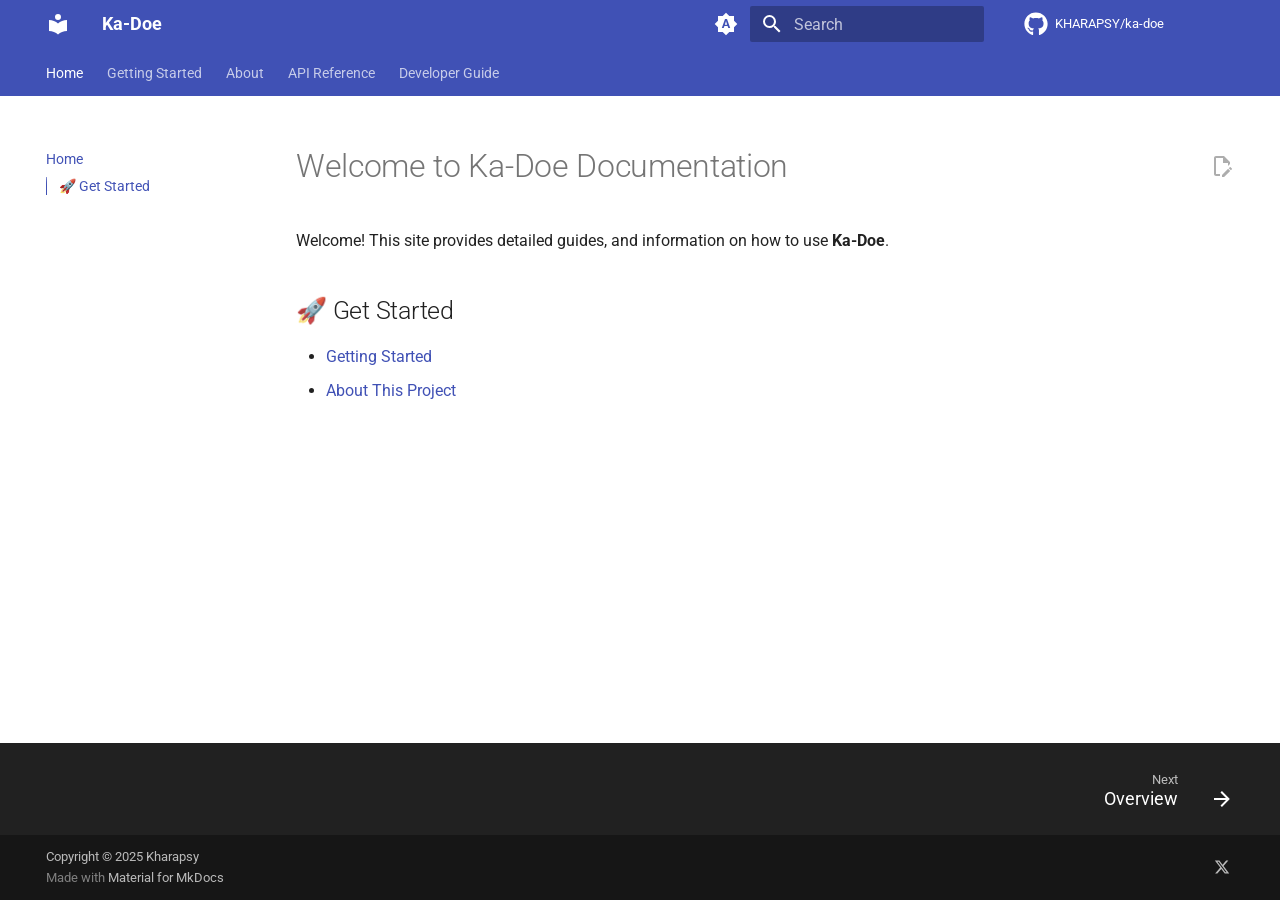
<file: index.html>
<!doctype html>
<html lang="en" class="no-js">
  <head>
    
      <meta charset="utf-8">
      <meta name="viewport" content="width=device-width,initial-scale=1">
      
      
      
      
      
        <link rel="next" href="getting-started/">
      
      
      <link rel="icon" href="assets/images/favicon.png">
      <meta name="generator" content="mkdocs-1.6.1, mkdocs-material-9.6.14">
    
    
      
        <title>Ka-Doe</title>
      
    
    
      <link rel="stylesheet" href="assets/stylesheets/main.342714a4.min.css">
      
        
        <link rel="stylesheet" href="assets/stylesheets/palette.06af60db.min.css">
      
      


    
    
      
    
    
      
        
        
        <link rel="preconnect" href="https://fonts.gstatic.com" crossorigin>
        <link rel="stylesheet" href="https://fonts.googleapis.com/css?family=Roboto:300,300i,400,400i,700,700i%7CRoboto+Mono:400,400i,700,700i&display=fallback">
        <style>:root{--md-text-font:"Roboto";--md-code-font:"Roboto Mono"}</style>
      
    
    
      <link rel="stylesheet" href="assets/_mkdocstrings.css">
    
    <script>__md_scope=new URL(".",location),__md_hash=e=>[...e].reduce(((e,_)=>(e<<5)-e+_.charCodeAt(0)),0),__md_get=(e,_=localStorage,t=__md_scope)=>JSON.parse(_.getItem(t.pathname+"."+e)),__md_set=(e,_,t=localStorage,a=__md_scope)=>{try{t.setItem(a.pathname+"."+e,JSON.stringify(_))}catch(e){}}</script>
    
      

    
    
    
  </head>
  
  
    
    
      
    
    
    
    
    <body dir="ltr" data-md-color-scheme="default" data-md-color-primary="indigo" data-md-color-accent="indigo">
  
    
    <input class="md-toggle" data-md-toggle="drawer" type="checkbox" id="__drawer" autocomplete="off">
    <input class="md-toggle" data-md-toggle="search" type="checkbox" id="__search" autocomplete="off">
    <label class="md-overlay" for="__drawer"></label>
    <div data-md-component="skip">
      
        
        <a href="#welcome-to-ka-doe-documentation" class="md-skip">
          Skip to content
        </a>
      
    </div>
    <div data-md-component="announce">
      
    </div>
    
    
      

<header class="md-header" data-md-component="header">
  <nav class="md-header__inner md-grid" aria-label="Header">
    <a href="." title="Ka-Doe" class="md-header__button md-logo" aria-label="Ka-Doe" data-md-component="logo">
      
  
  <svg xmlns="http://www.w3.org/2000/svg" viewBox="0 0 24 24"><path d="M12 8a3 3 0 0 0 3-3 3 3 0 0 0-3-3 3 3 0 0 0-3 3 3 3 0 0 0 3 3m0 3.54C9.64 9.35 6.5 8 3 8v11c3.5 0 6.64 1.35 9 3.54 2.36-2.19 5.5-3.54 9-3.54V8c-3.5 0-6.64 1.35-9 3.54"/></svg>

    </a>
    <label class="md-header__button md-icon" for="__drawer">
      
      <svg xmlns="http://www.w3.org/2000/svg" viewBox="0 0 24 24"><path d="M3 6h18v2H3zm0 5h18v2H3zm0 5h18v2H3z"/></svg>
    </label>
    <div class="md-header__title" data-md-component="header-title">
      <div class="md-header__ellipsis">
        <div class="md-header__topic">
          <span class="md-ellipsis">
            Ka-Doe
          </span>
        </div>
        <div class="md-header__topic" data-md-component="header-topic">
          <span class="md-ellipsis">
            
              Home
            
          </span>
        </div>
      </div>
    </div>
    
      
        <form class="md-header__option" data-md-component="palette">
  
    
    
    
    <input class="md-option" data-md-color-media="(prefers-color-scheme)" data-md-color-scheme="default" data-md-color-primary="indigo" data-md-color-accent="indigo"  aria-label="Switch to light mode"  type="radio" name="__palette" id="__palette_0">
    
      <label class="md-header__button md-icon" title="Switch to light mode" for="__palette_1" hidden>
        <svg xmlns="http://www.w3.org/2000/svg" viewBox="0 0 24 24"><path d="m14.3 16-.7-2h-3.2l-.7 2H7.8L11 7h2l3.2 9zM20 8.69V4h-4.69L12 .69 8.69 4H4v4.69L.69 12 4 15.31V20h4.69L12 23.31 15.31 20H20v-4.69L23.31 12zm-9.15 3.96h2.3L12 9z"/></svg>
      </label>
    
  
    
    
    
    <input class="md-option" data-md-color-media="(prefers-color-scheme: light)" data-md-color-scheme="default" data-md-color-primary="indigo" data-md-color-accent="indigo"  aria-label="Switch to dark mode"  type="radio" name="__palette" id="__palette_1">
    
      <label class="md-header__button md-icon" title="Switch to dark mode" for="__palette_2" hidden>
        <svg xmlns="http://www.w3.org/2000/svg" viewBox="0 0 24 24"><path d="M12 8a4 4 0 0 0-4 4 4 4 0 0 0 4 4 4 4 0 0 0 4-4 4 4 0 0 0-4-4m0 10a6 6 0 0 1-6-6 6 6 0 0 1 6-6 6 6 0 0 1 6 6 6 6 0 0 1-6 6m8-9.31V4h-4.69L12 .69 8.69 4H4v4.69L.69 12 4 15.31V20h4.69L12 23.31 15.31 20H20v-4.69L23.31 12z"/></svg>
      </label>
    
  
    
    
    
    <input class="md-option" data-md-color-media="(prefers-color-scheme: dark)" data-md-color-scheme="slate" data-md-color-primary="indigo" data-md-color-accent="indigo"  aria-label="Switch to system preference"  type="radio" name="__palette" id="__palette_2">
    
      <label class="md-header__button md-icon" title="Switch to system preference" for="__palette_0" hidden>
        <svg xmlns="http://www.w3.org/2000/svg" viewBox="0 0 24 24"><path d="M12 18c-.89 0-1.74-.2-2.5-.55C11.56 16.5 13 14.42 13 12s-1.44-4.5-3.5-5.45C10.26 6.2 11.11 6 12 6a6 6 0 0 1 6 6 6 6 0 0 1-6 6m8-9.31V4h-4.69L12 .69 8.69 4H4v4.69L.69 12 4 15.31V20h4.69L12 23.31 15.31 20H20v-4.69L23.31 12z"/></svg>
      </label>
    
  
</form>
      
    
    
      <script>var palette=__md_get("__palette");if(palette&&palette.color){if("(prefers-color-scheme)"===palette.color.media){var media=matchMedia("(prefers-color-scheme: light)"),input=document.querySelector(media.matches?"[data-md-color-media='(prefers-color-scheme: light)']":"[data-md-color-media='(prefers-color-scheme: dark)']");palette.color.media=input.getAttribute("data-md-color-media"),palette.color.scheme=input.getAttribute("data-md-color-scheme"),palette.color.primary=input.getAttribute("data-md-color-primary"),palette.color.accent=input.getAttribute("data-md-color-accent")}for(var[key,value]of Object.entries(palette.color))document.body.setAttribute("data-md-color-"+key,value)}</script>
    
    
    
      
      
        <label class="md-header__button md-icon" for="__search">
          
          <svg xmlns="http://www.w3.org/2000/svg" viewBox="0 0 24 24"><path d="M9.5 3A6.5 6.5 0 0 1 16 9.5c0 1.61-.59 3.09-1.56 4.23l.27.27h.79l5 5-1.5 1.5-5-5v-.79l-.27-.27A6.52 6.52 0 0 1 9.5 16 6.5 6.5 0 0 1 3 9.5 6.5 6.5 0 0 1 9.5 3m0 2C7 5 5 7 5 9.5S7 14 9.5 14 14 12 14 9.5 12 5 9.5 5"/></svg>
        </label>
        <div class="md-search" data-md-component="search" role="dialog">
  <label class="md-search__overlay" for="__search"></label>
  <div class="md-search__inner" role="search">
    <form class="md-search__form" name="search">
      <input type="text" class="md-search__input" name="query" aria-label="Search" placeholder="Search" autocapitalize="off" autocorrect="off" autocomplete="off" spellcheck="false" data-md-component="search-query" required>
      <label class="md-search__icon md-icon" for="__search">
        
        <svg xmlns="http://www.w3.org/2000/svg" viewBox="0 0 24 24"><path d="M9.5 3A6.5 6.5 0 0 1 16 9.5c0 1.61-.59 3.09-1.56 4.23l.27.27h.79l5 5-1.5 1.5-5-5v-.79l-.27-.27A6.52 6.52 0 0 1 9.5 16 6.5 6.5 0 0 1 3 9.5 6.5 6.5 0 0 1 9.5 3m0 2C7 5 5 7 5 9.5S7 14 9.5 14 14 12 14 9.5 12 5 9.5 5"/></svg>
        
        <svg xmlns="http://www.w3.org/2000/svg" viewBox="0 0 24 24"><path d="M20 11v2H8l5.5 5.5-1.42 1.42L4.16 12l7.92-7.92L13.5 5.5 8 11z"/></svg>
      </label>
      <nav class="md-search__options" aria-label="Search">
        
        <button type="reset" class="md-search__icon md-icon" title="Clear" aria-label="Clear" tabindex="-1">
          
          <svg xmlns="http://www.w3.org/2000/svg" viewBox="0 0 24 24"><path d="M19 6.41 17.59 5 12 10.59 6.41 5 5 6.41 10.59 12 5 17.59 6.41 19 12 13.41 17.59 19 19 17.59 13.41 12z"/></svg>
        </button>
      </nav>
      
    </form>
    <div class="md-search__output">
      <div class="md-search__scrollwrap" tabindex="0" data-md-scrollfix>
        <div class="md-search-result" data-md-component="search-result">
          <div class="md-search-result__meta">
            Initializing search
          </div>
          <ol class="md-search-result__list" role="presentation"></ol>
        </div>
      </div>
    </div>
  </div>
</div>
      
    
    
      <div class="md-header__source">
        <a href="https://github.com/KHARAPSY/ka-doe" title="Go to repository" class="md-source" data-md-component="source">
  <div class="md-source__icon md-icon">
    
    <svg xmlns="http://www.w3.org/2000/svg" viewBox="0 0 496 512"><!--! Font Awesome Free 6.7.2 by @fontawesome - https://fontawesome.com License - https://fontawesome.com/license/free (Icons: CC BY 4.0, Fonts: SIL OFL 1.1, Code: MIT License) Copyright 2024 Fonticons, Inc.--><path d="M165.9 397.4c0 2-2.3 3.6-5.2 3.6-3.3.3-5.6-1.3-5.6-3.6 0-2 2.3-3.6 5.2-3.6 3-.3 5.6 1.3 5.6 3.6m-31.1-4.5c-.7 2 1.3 4.3 4.3 4.9 2.6 1 5.6 0 6.2-2s-1.3-4.3-4.3-5.2c-2.6-.7-5.5.3-6.2 2.3m44.2-1.7c-2.9.7-4.9 2.6-4.6 4.9.3 2 2.9 3.3 5.9 2.6 2.9-.7 4.9-2.6 4.6-4.6-.3-1.9-3-3.2-5.9-2.9M244.8 8C106.1 8 0 113.3 0 252c0 110.9 69.8 205.8 169.5 239.2 12.8 2.3 17.3-5.6 17.3-12.1 0-6.2-.3-40.4-.3-61.4 0 0-70 15-84.7-29.8 0 0-11.4-29.1-27.8-36.6 0 0-22.9-15.7 1.6-15.4 0 0 24.9 2 38.6 25.8 21.9 38.6 58.6 27.5 72.9 20.9 2.3-16 8.8-27.1 16-33.7-55.9-6.2-112.3-14.3-112.3-110.5 0-27.5 7.6-41.3 23.6-58.9-2.6-6.5-11.1-33.3 2.6-67.9 20.9-6.5 69 27 69 27 20-5.6 41.5-8.5 62.8-8.5s42.8 2.9 62.8 8.5c0 0 48.1-33.6 69-27 13.7 34.7 5.2 61.4 2.6 67.9 16 17.7 25.8 31.5 25.8 58.9 0 96.5-58.9 104.2-114.8 110.5 9.2 7.9 17 22.9 17 46.4 0 33.7-.3 75.4-.3 83.6 0 6.5 4.6 14.4 17.3 12.1C428.2 457.8 496 362.9 496 252 496 113.3 383.5 8 244.8 8M97.2 352.9c-1.3 1-1 3.3.7 5.2 1.6 1.6 3.9 2.3 5.2 1 1.3-1 1-3.3-.7-5.2-1.6-1.6-3.9-2.3-5.2-1m-10.8-8.1c-.7 1.3.3 2.9 2.3 3.9 1.6 1 3.6.7 4.3-.7.7-1.3-.3-2.9-2.3-3.9-2-.6-3.6-.3-4.3.7m32.4 35.6c-1.6 1.3-1 4.3 1.3 6.2 2.3 2.3 5.2 2.6 6.5 1 1.3-1.3.7-4.3-1.3-6.2-2.2-2.3-5.2-2.6-6.5-1m-11.4-14.7c-1.6 1-1.6 3.6 0 5.9s4.3 3.3 5.6 2.3c1.6-1.3 1.6-3.9 0-6.2-1.4-2.3-4-3.3-5.6-2"/></svg>
  </div>
  <div class="md-source__repository">
    KHARAPSY/ka-doe
  </div>
</a>
      </div>
    
  </nav>
  
</header>
    
    <div class="md-container" data-md-component="container">
      
      
        
          
            
<nav class="md-tabs" aria-label="Tabs" data-md-component="tabs">
  <div class="md-grid">
    <ul class="md-tabs__list">
      
        
  
  
  
    
  
  
    <li class="md-tabs__item md-tabs__item--active">
      <a href="." class="md-tabs__link">
        
  
  
    
  
  Home

      </a>
    </li>
  

      
        
  
  
  
  
    
    
      <li class="md-tabs__item">
        <a href="getting-started/" class="md-tabs__link">
          
  
  
  Getting Started

        </a>
      </li>
    
  

      
        
  
  
  
  
    <li class="md-tabs__item">
      <a href="about/" class="md-tabs__link">
        
  
  
    
  
  About

      </a>
    </li>
  

      
        
  
  
  
  
    
    
      <li class="md-tabs__item">
        <a href="api-intro/" class="md-tabs__link">
          
  
  
  API Reference

        </a>
      </li>
    
  

      
        
  
  
  
  
    
    
      <li class="md-tabs__item">
        <a href="project-structure/" class="md-tabs__link">
          
  
  
  Developer Guide

        </a>
      </li>
    
  

      
    </ul>
  </div>
</nav>
          
        
      
      <main class="md-main" data-md-component="main">
        <div class="md-main__inner md-grid">
          
            
              
              <div class="md-sidebar md-sidebar--primary" data-md-component="sidebar" data-md-type="navigation" >
                <div class="md-sidebar__scrollwrap">
                  <div class="md-sidebar__inner">
                    


  


  

<nav class="md-nav md-nav--primary md-nav--lifted md-nav--integrated" aria-label="Navigation" data-md-level="0">
  <label class="md-nav__title" for="__drawer">
    <a href="." title="Ka-Doe" class="md-nav__button md-logo" aria-label="Ka-Doe" data-md-component="logo">
      
  
  <svg xmlns="http://www.w3.org/2000/svg" viewBox="0 0 24 24"><path d="M12 8a3 3 0 0 0 3-3 3 3 0 0 0-3-3 3 3 0 0 0-3 3 3 3 0 0 0 3 3m0 3.54C9.64 9.35 6.5 8 3 8v11c3.5 0 6.64 1.35 9 3.54 2.36-2.19 5.5-3.54 9-3.54V8c-3.5 0-6.64 1.35-9 3.54"/></svg>

    </a>
    Ka-Doe
  </label>
  
    <div class="md-nav__source">
      <a href="https://github.com/KHARAPSY/ka-doe" title="Go to repository" class="md-source" data-md-component="source">
  <div class="md-source__icon md-icon">
    
    <svg xmlns="http://www.w3.org/2000/svg" viewBox="0 0 496 512"><!--! Font Awesome Free 6.7.2 by @fontawesome - https://fontawesome.com License - https://fontawesome.com/license/free (Icons: CC BY 4.0, Fonts: SIL OFL 1.1, Code: MIT License) Copyright 2024 Fonticons, Inc.--><path d="M165.9 397.4c0 2-2.3 3.6-5.2 3.6-3.3.3-5.6-1.3-5.6-3.6 0-2 2.3-3.6 5.2-3.6 3-.3 5.6 1.3 5.6 3.6m-31.1-4.5c-.7 2 1.3 4.3 4.3 4.9 2.6 1 5.6 0 6.2-2s-1.3-4.3-4.3-5.2c-2.6-.7-5.5.3-6.2 2.3m44.2-1.7c-2.9.7-4.9 2.6-4.6 4.9.3 2 2.9 3.3 5.9 2.6 2.9-.7 4.9-2.6 4.6-4.6-.3-1.9-3-3.2-5.9-2.9M244.8 8C106.1 8 0 113.3 0 252c0 110.9 69.8 205.8 169.5 239.2 12.8 2.3 17.3-5.6 17.3-12.1 0-6.2-.3-40.4-.3-61.4 0 0-70 15-84.7-29.8 0 0-11.4-29.1-27.8-36.6 0 0-22.9-15.7 1.6-15.4 0 0 24.9 2 38.6 25.8 21.9 38.6 58.6 27.5 72.9 20.9 2.3-16 8.8-27.1 16-33.7-55.9-6.2-112.3-14.3-112.3-110.5 0-27.5 7.6-41.3 23.6-58.9-2.6-6.5-11.1-33.3 2.6-67.9 20.9-6.5 69 27 69 27 20-5.6 41.5-8.5 62.8-8.5s42.8 2.9 62.8 8.5c0 0 48.1-33.6 69-27 13.7 34.7 5.2 61.4 2.6 67.9 16 17.7 25.8 31.5 25.8 58.9 0 96.5-58.9 104.2-114.8 110.5 9.2 7.9 17 22.9 17 46.4 0 33.7-.3 75.4-.3 83.6 0 6.5 4.6 14.4 17.3 12.1C428.2 457.8 496 362.9 496 252 496 113.3 383.5 8 244.8 8M97.2 352.9c-1.3 1-1 3.3.7 5.2 1.6 1.6 3.9 2.3 5.2 1 1.3-1 1-3.3-.7-5.2-1.6-1.6-3.9-2.3-5.2-1m-10.8-8.1c-.7 1.3.3 2.9 2.3 3.9 1.6 1 3.6.7 4.3-.7.7-1.3-.3-2.9-2.3-3.9-2-.6-3.6-.3-4.3.7m32.4 35.6c-1.6 1.3-1 4.3 1.3 6.2 2.3 2.3 5.2 2.6 6.5 1 1.3-1.3.7-4.3-1.3-6.2-2.2-2.3-5.2-2.6-6.5-1m-11.4-14.7c-1.6 1-1.6 3.6 0 5.9s4.3 3.3 5.6 2.3c1.6-1.3 1.6-3.9 0-6.2-1.4-2.3-4-3.3-5.6-2"/></svg>
  </div>
  <div class="md-source__repository">
    KHARAPSY/ka-doe
  </div>
</a>
    </div>
  
  <ul class="md-nav__list" data-md-scrollfix>
    
      
      
  
  
    
  
  
  
    <li class="md-nav__item md-nav__item--active">
      
      <input class="md-nav__toggle md-toggle" type="checkbox" id="__toc">
      
      
        
      
      
        <label class="md-nav__link md-nav__link--active" for="__toc">
          
  
  
  <span class="md-ellipsis">
    Home
    
  </span>
  

          <span class="md-nav__icon md-icon"></span>
        </label>
      
      <a href="." class="md-nav__link md-nav__link--active">
        
  
  
  <span class="md-ellipsis">
    Home
    
  </span>
  

      </a>
      
        

<nav class="md-nav md-nav--secondary" aria-label="Table of contents">
  
  
  
    
  
  
    <label class="md-nav__title" for="__toc">
      <span class="md-nav__icon md-icon"></span>
      Table of contents
    </label>
    <ul class="md-nav__list" data-md-component="toc" data-md-scrollfix>
      
        <li class="md-nav__item">
  <a href="#get-started" class="md-nav__link">
    <span class="md-ellipsis">
      🚀 Get Started
    </span>
  </a>
  
</li>
      
    </ul>
  
</nav>
      
    </li>
  

    
      
      
  
  
  
  
    
    
    
    
      
      
        
      
    
    
    <li class="md-nav__item md-nav__item--nested">
      
        
        
        <input class="md-nav__toggle md-toggle " type="checkbox" id="__nav_2" >
        
          
          <label class="md-nav__link" for="__nav_2" id="__nav_2_label" tabindex="0">
            
  
  
  <span class="md-ellipsis">
    Getting Started
    
  </span>
  

            <span class="md-nav__icon md-icon"></span>
          </label>
        
        <nav class="md-nav" data-md-level="1" aria-labelledby="__nav_2_label" aria-expanded="false">
          <label class="md-nav__title" for="__nav_2">
            <span class="md-nav__icon md-icon"></span>
            Getting Started
          </label>
          <ul class="md-nav__list" data-md-scrollfix>
            
              
                
  
  
  
  
    <li class="md-nav__item">
      <a href="getting-started/" class="md-nav__link">
        
  
  
  <span class="md-ellipsis">
    Overview
    
  </span>
  

      </a>
    </li>
  

              
            
          </ul>
        </nav>
      
    </li>
  

    
      
      
  
  
  
  
    <li class="md-nav__item">
      <a href="about/" class="md-nav__link">
        
  
  
  <span class="md-ellipsis">
    About
    
  </span>
  

      </a>
    </li>
  

    
      
      
  
  
  
  
    
    
    
    
      
      
        
      
    
    
    <li class="md-nav__item md-nav__item--nested">
      
        
        
        <input class="md-nav__toggle md-toggle " type="checkbox" id="__nav_4" >
        
          
          <label class="md-nav__link" for="__nav_4" id="__nav_4_label" tabindex="0">
            
  
  
  <span class="md-ellipsis">
    API Reference
    
  </span>
  

            <span class="md-nav__icon md-icon"></span>
          </label>
        
        <nav class="md-nav" data-md-level="1" aria-labelledby="__nav_4_label" aria-expanded="false">
          <label class="md-nav__title" for="__nav_4">
            <span class="md-nav__icon md-icon"></span>
            API Reference
          </label>
          <ul class="md-nav__list" data-md-scrollfix>
            
              
                
  
  
  
  
    <li class="md-nav__item">
      <a href="api-intro/" class="md-nav__link">
        
  
  
  <span class="md-ellipsis">
    Introduction
    
  </span>
  

      </a>
    </li>
  

              
            
              
                
  
  
  
  
    <li class="md-nav__item">
      <a href="endpoints/" class="md-nav__link">
        
  
  
  <span class="md-ellipsis">
    Endpoints
    
  </span>
  

      </a>
    </li>
  

              
            
          </ul>
        </nav>
      
    </li>
  

    
      
      
  
  
  
  
    
    
    
    
      
      
        
      
    
    
    <li class="md-nav__item md-nav__item--nested">
      
        
        
        <input class="md-nav__toggle md-toggle " type="checkbox" id="__nav_5" >
        
          
          <label class="md-nav__link" for="__nav_5" id="__nav_5_label" tabindex="0">
            
  
  
  <span class="md-ellipsis">
    Developer Guide
    
  </span>
  

            <span class="md-nav__icon md-icon"></span>
          </label>
        
        <nav class="md-nav" data-md-level="1" aria-labelledby="__nav_5_label" aria-expanded="false">
          <label class="md-nav__title" for="__nav_5">
            <span class="md-nav__icon md-icon"></span>
            Developer Guide
          </label>
          <ul class="md-nav__list" data-md-scrollfix>
            
              
                
  
  
  
  
    <li class="md-nav__item">
      <a href="project-structure/" class="md-nav__link">
        
  
  
  <span class="md-ellipsis">
    Project Structure
    
  </span>
  

      </a>
    </li>
  

              
            
              
                
  
  
  
  
    <li class="md-nav__item">
      <a href="config/" class="md-nav__link">
        
  
  
  <span class="md-ellipsis">
    Configuration
    
  </span>
  

      </a>
    </li>
  

              
            
          </ul>
        </nav>
      
    </li>
  

    
  </ul>
</nav>
                  </div>
                </div>
              </div>
            
            
          
          
            <div class="md-content" data-md-component="content">
              <article class="md-content__inner md-typeset">
                
                  


  
    <a href="https://github.com/KHARAPSY/ka-doe/edit/main/docs/index.md" title="Edit this page" class="md-content__button md-icon">
      
      <svg xmlns="http://www.w3.org/2000/svg" viewBox="0 0 24 24"><path d="M10 20H6V4h7v5h5v3.1l2-2V8l-6-6H6c-1.1 0-2 .9-2 2v16c0 1.1.9 2 2 2h4zm10.2-7c.1 0 .3.1.4.2l1.3 1.3c.2.2.2.6 0 .8l-1 1-2.1-2.1 1-1c.1-.1.2-.2.4-.2m0 3.9L14.1 23H12v-2.1l6.1-6.1z"/></svg>
    </a>
  
  


<h1 id="welcome-to-ka-doe-documentation">Welcome to Ka-Doe Documentation</h1>
<p>Welcome! This site provides detailed guides, and information on how to use <strong>Ka-Doe</strong>.</p>
<h2 id="get-started">🚀 Get Started</h2>
<ul>
<li><a href="getting-started/">Getting Started</a></li>
<li><a href="about/">About This Project</a></li>
</ul>












                
              </article>
            </div>
          
          
<script>var target=document.getElementById(location.hash.slice(1));target&&target.name&&(target.checked=target.name.startsWith("__tabbed_"))</script>
        </div>
        
      </main>
      
        <footer class="md-footer">
  
    
      
      <nav class="md-footer__inner md-grid" aria-label="Footer" >
        
        
          
          <a href="getting-started/" class="md-footer__link md-footer__link--next" aria-label="Next: Overview">
            <div class="md-footer__title">
              <span class="md-footer__direction">
                Next
              </span>
              <div class="md-ellipsis">
                Overview
              </div>
            </div>
            <div class="md-footer__button md-icon">
              
              <svg xmlns="http://www.w3.org/2000/svg" viewBox="0 0 24 24"><path d="M4 11v2h12l-5.5 5.5 1.42 1.42L19.84 12l-7.92-7.92L10.5 5.5 16 11z"/></svg>
            </div>
          </a>
        
      </nav>
    
  
  <div class="md-footer-meta md-typeset">
    <div class="md-footer-meta__inner md-grid">
      <div class="md-copyright">
  
    <div class="md-copyright__highlight">
      Copyright &copy; 2025 Kharapsy
    </div>
  
  
    Made with
    <a href="https://squidfunk.github.io/mkdocs-material/" target="_blank" rel="noopener">
      Material for MkDocs
    </a>
  
</div>
      
        <div class="md-social">
  
    
    
    
    
    <a href="https://x.com/KHARAPSY" target="_blank" rel="noopener" title="Kharapsy on X" class="md-social__link">
      <svg xmlns="http://www.w3.org/2000/svg" viewBox="0 0 512 512"><!--! Font Awesome Free 6.7.2 by @fontawesome - https://fontawesome.com License - https://fontawesome.com/license/free (Icons: CC BY 4.0, Fonts: SIL OFL 1.1, Code: MIT License) Copyright 2024 Fonticons, Inc.--><path d="M389.2 48h70.6L305.6 224.2 487 464H345L233.7 318.6 106.5 464H35.8l164.9-188.5L26.8 48h145.6l100.5 132.9zm-24.8 373.8h39.1L151.1 88h-42z"/></svg>
    </a>
  
</div>
      
    </div>
  </div>
</footer>
      
    </div>
    <div class="md-dialog" data-md-component="dialog">
      <div class="md-dialog__inner md-typeset"></div>
    </div>
    
    
    
      
      <script id="__config" type="application/json">{"base": ".", "features": ["header.autohide", "navigation.instant", "navigation.tabs", "navigation.sections", "navigation.footer", "search.highlight", "content.code.copy", "content.code.select", "content.action.edit", "toc.integrate"], "search": "assets/javascripts/workers/search.d50fe291.min.js", "tags": null, "translations": {"clipboard.copied": "Copied to clipboard", "clipboard.copy": "Copy to clipboard", "search.result.more.one": "1 more on this page", "search.result.more.other": "# more on this page", "search.result.none": "No matching documents", "search.result.one": "1 matching document", "search.result.other": "# matching documents", "search.result.placeholder": "Type to start searching", "search.result.term.missing": "Missing", "select.version": "Select version"}, "version": null}</script>
    
    
      <script src="assets/javascripts/bundle.13a4f30d.min.js"></script>
      
    
  </body>
</html>
</file>
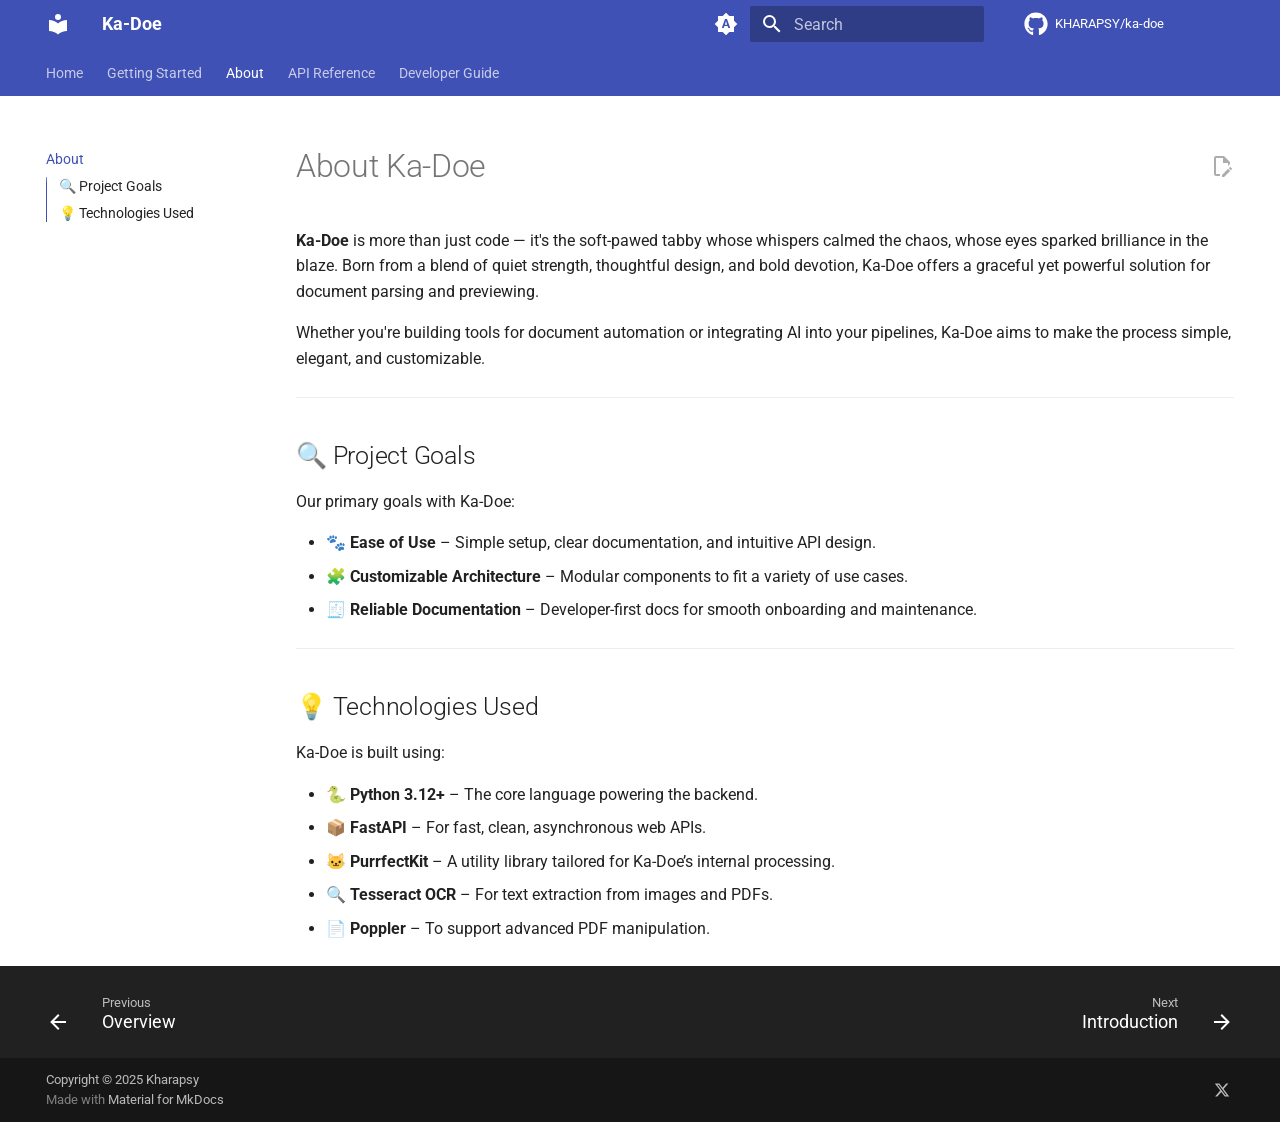
<file: about/index.html>
<!doctype html>
<html lang="en" class="no-js">
  <head>
    
      <meta charset="utf-8">
      <meta name="viewport" content="width=device-width,initial-scale=1">
      
      
      
      
        <link rel="prev" href="../getting-started/">
      
      
        <link rel="next" href="../api-intro/">
      
      
      <link rel="icon" href="../assets/images/favicon.png">
      <meta name="generator" content="mkdocs-1.6.1, mkdocs-material-9.6.14">
    
    
      
        <title>About - Ka-Doe</title>
      
    
    
      <link rel="stylesheet" href="../assets/stylesheets/main.342714a4.min.css">
      
        
        <link rel="stylesheet" href="../assets/stylesheets/palette.06af60db.min.css">
      
      


    
    
      
    
    
      
        
        
        <link rel="preconnect" href="https://fonts.gstatic.com" crossorigin>
        <link rel="stylesheet" href="https://fonts.googleapis.com/css?family=Roboto:300,300i,400,400i,700,700i%7CRoboto+Mono:400,400i,700,700i&display=fallback">
        <style>:root{--md-text-font:"Roboto";--md-code-font:"Roboto Mono"}</style>
      
    
    
      <link rel="stylesheet" href="../assets/_mkdocstrings.css">
    
    <script>__md_scope=new URL("..",location),__md_hash=e=>[...e].reduce(((e,_)=>(e<<5)-e+_.charCodeAt(0)),0),__md_get=(e,_=localStorage,t=__md_scope)=>JSON.parse(_.getItem(t.pathname+"."+e)),__md_set=(e,_,t=localStorage,a=__md_scope)=>{try{t.setItem(a.pathname+"."+e,JSON.stringify(_))}catch(e){}}</script>
    
      

    
    
    
  </head>
  
  
    
    
      
    
    
    
    
    <body dir="ltr" data-md-color-scheme="default" data-md-color-primary="indigo" data-md-color-accent="indigo">
  
    
    <input class="md-toggle" data-md-toggle="drawer" type="checkbox" id="__drawer" autocomplete="off">
    <input class="md-toggle" data-md-toggle="search" type="checkbox" id="__search" autocomplete="off">
    <label class="md-overlay" for="__drawer"></label>
    <div data-md-component="skip">
      
        
        <a href="#about-ka-doe" class="md-skip">
          Skip to content
        </a>
      
    </div>
    <div data-md-component="announce">
      
    </div>
    
    
      

<header class="md-header" data-md-component="header">
  <nav class="md-header__inner md-grid" aria-label="Header">
    <a href=".." title="Ka-Doe" class="md-header__button md-logo" aria-label="Ka-Doe" data-md-component="logo">
      
  
  <svg xmlns="http://www.w3.org/2000/svg" viewBox="0 0 24 24"><path d="M12 8a3 3 0 0 0 3-3 3 3 0 0 0-3-3 3 3 0 0 0-3 3 3 3 0 0 0 3 3m0 3.54C9.64 9.35 6.5 8 3 8v11c3.5 0 6.64 1.35 9 3.54 2.36-2.19 5.5-3.54 9-3.54V8c-3.5 0-6.64 1.35-9 3.54"/></svg>

    </a>
    <label class="md-header__button md-icon" for="__drawer">
      
      <svg xmlns="http://www.w3.org/2000/svg" viewBox="0 0 24 24"><path d="M3 6h18v2H3zm0 5h18v2H3zm0 5h18v2H3z"/></svg>
    </label>
    <div class="md-header__title" data-md-component="header-title">
      <div class="md-header__ellipsis">
        <div class="md-header__topic">
          <span class="md-ellipsis">
            Ka-Doe
          </span>
        </div>
        <div class="md-header__topic" data-md-component="header-topic">
          <span class="md-ellipsis">
            
              About
            
          </span>
        </div>
      </div>
    </div>
    
      
        <form class="md-header__option" data-md-component="palette">
  
    
    
    
    <input class="md-option" data-md-color-media="(prefers-color-scheme)" data-md-color-scheme="default" data-md-color-primary="indigo" data-md-color-accent="indigo"  aria-label="Switch to light mode"  type="radio" name="__palette" id="__palette_0">
    
      <label class="md-header__button md-icon" title="Switch to light mode" for="__palette_1" hidden>
        <svg xmlns="http://www.w3.org/2000/svg" viewBox="0 0 24 24"><path d="m14.3 16-.7-2h-3.2l-.7 2H7.8L11 7h2l3.2 9zM20 8.69V4h-4.69L12 .69 8.69 4H4v4.69L.69 12 4 15.31V20h4.69L12 23.31 15.31 20H20v-4.69L23.31 12zm-9.15 3.96h2.3L12 9z"/></svg>
      </label>
    
  
    
    
    
    <input class="md-option" data-md-color-media="(prefers-color-scheme: light)" data-md-color-scheme="default" data-md-color-primary="indigo" data-md-color-accent="indigo"  aria-label="Switch to dark mode"  type="radio" name="__palette" id="__palette_1">
    
      <label class="md-header__button md-icon" title="Switch to dark mode" for="__palette_2" hidden>
        <svg xmlns="http://www.w3.org/2000/svg" viewBox="0 0 24 24"><path d="M12 8a4 4 0 0 0-4 4 4 4 0 0 0 4 4 4 4 0 0 0 4-4 4 4 0 0 0-4-4m0 10a6 6 0 0 1-6-6 6 6 0 0 1 6-6 6 6 0 0 1 6 6 6 6 0 0 1-6 6m8-9.31V4h-4.69L12 .69 8.69 4H4v4.69L.69 12 4 15.31V20h4.69L12 23.31 15.31 20H20v-4.69L23.31 12z"/></svg>
      </label>
    
  
    
    
    
    <input class="md-option" data-md-color-media="(prefers-color-scheme: dark)" data-md-color-scheme="slate" data-md-color-primary="indigo" data-md-color-accent="indigo"  aria-label="Switch to system preference"  type="radio" name="__palette" id="__palette_2">
    
      <label class="md-header__button md-icon" title="Switch to system preference" for="__palette_0" hidden>
        <svg xmlns="http://www.w3.org/2000/svg" viewBox="0 0 24 24"><path d="M12 18c-.89 0-1.74-.2-2.5-.55C11.56 16.5 13 14.42 13 12s-1.44-4.5-3.5-5.45C10.26 6.2 11.11 6 12 6a6 6 0 0 1 6 6 6 6 0 0 1-6 6m8-9.31V4h-4.69L12 .69 8.69 4H4v4.69L.69 12 4 15.31V20h4.69L12 23.31 15.31 20H20v-4.69L23.31 12z"/></svg>
      </label>
    
  
</form>
      
    
    
      <script>var palette=__md_get("__palette");if(palette&&palette.color){if("(prefers-color-scheme)"===palette.color.media){var media=matchMedia("(prefers-color-scheme: light)"),input=document.querySelector(media.matches?"[data-md-color-media='(prefers-color-scheme: light)']":"[data-md-color-media='(prefers-color-scheme: dark)']");palette.color.media=input.getAttribute("data-md-color-media"),palette.color.scheme=input.getAttribute("data-md-color-scheme"),palette.color.primary=input.getAttribute("data-md-color-primary"),palette.color.accent=input.getAttribute("data-md-color-accent")}for(var[key,value]of Object.entries(palette.color))document.body.setAttribute("data-md-color-"+key,value)}</script>
    
    
    
      
      
        <label class="md-header__button md-icon" for="__search">
          
          <svg xmlns="http://www.w3.org/2000/svg" viewBox="0 0 24 24"><path d="M9.5 3A6.5 6.5 0 0 1 16 9.5c0 1.61-.59 3.09-1.56 4.23l.27.27h.79l5 5-1.5 1.5-5-5v-.79l-.27-.27A6.52 6.52 0 0 1 9.5 16 6.5 6.5 0 0 1 3 9.5 6.5 6.5 0 0 1 9.5 3m0 2C7 5 5 7 5 9.5S7 14 9.5 14 14 12 14 9.5 12 5 9.5 5"/></svg>
        </label>
        <div class="md-search" data-md-component="search" role="dialog">
  <label class="md-search__overlay" for="__search"></label>
  <div class="md-search__inner" role="search">
    <form class="md-search__form" name="search">
      <input type="text" class="md-search__input" name="query" aria-label="Search" placeholder="Search" autocapitalize="off" autocorrect="off" autocomplete="off" spellcheck="false" data-md-component="search-query" required>
      <label class="md-search__icon md-icon" for="__search">
        
        <svg xmlns="http://www.w3.org/2000/svg" viewBox="0 0 24 24"><path d="M9.5 3A6.5 6.5 0 0 1 16 9.5c0 1.61-.59 3.09-1.56 4.23l.27.27h.79l5 5-1.5 1.5-5-5v-.79l-.27-.27A6.52 6.52 0 0 1 9.5 16 6.5 6.5 0 0 1 3 9.5 6.5 6.5 0 0 1 9.5 3m0 2C7 5 5 7 5 9.5S7 14 9.5 14 14 12 14 9.5 12 5 9.5 5"/></svg>
        
        <svg xmlns="http://www.w3.org/2000/svg" viewBox="0 0 24 24"><path d="M20 11v2H8l5.5 5.5-1.42 1.42L4.16 12l7.92-7.92L13.5 5.5 8 11z"/></svg>
      </label>
      <nav class="md-search__options" aria-label="Search">
        
        <button type="reset" class="md-search__icon md-icon" title="Clear" aria-label="Clear" tabindex="-1">
          
          <svg xmlns="http://www.w3.org/2000/svg" viewBox="0 0 24 24"><path d="M19 6.41 17.59 5 12 10.59 6.41 5 5 6.41 10.59 12 5 17.59 6.41 19 12 13.41 17.59 19 19 17.59 13.41 12z"/></svg>
        </button>
      </nav>
      
    </form>
    <div class="md-search__output">
      <div class="md-search__scrollwrap" tabindex="0" data-md-scrollfix>
        <div class="md-search-result" data-md-component="search-result">
          <div class="md-search-result__meta">
            Initializing search
          </div>
          <ol class="md-search-result__list" role="presentation"></ol>
        </div>
      </div>
    </div>
  </div>
</div>
      
    
    
      <div class="md-header__source">
        <a href="https://github.com/KHARAPSY/ka-doe" title="Go to repository" class="md-source" data-md-component="source">
  <div class="md-source__icon md-icon">
    
    <svg xmlns="http://www.w3.org/2000/svg" viewBox="0 0 496 512"><!--! Font Awesome Free 6.7.2 by @fontawesome - https://fontawesome.com License - https://fontawesome.com/license/free (Icons: CC BY 4.0, Fonts: SIL OFL 1.1, Code: MIT License) Copyright 2024 Fonticons, Inc.--><path d="M165.9 397.4c0 2-2.3 3.6-5.2 3.6-3.3.3-5.6-1.3-5.6-3.6 0-2 2.3-3.6 5.2-3.6 3-.3 5.6 1.3 5.6 3.6m-31.1-4.5c-.7 2 1.3 4.3 4.3 4.9 2.6 1 5.6 0 6.2-2s-1.3-4.3-4.3-5.2c-2.6-.7-5.5.3-6.2 2.3m44.2-1.7c-2.9.7-4.9 2.6-4.6 4.9.3 2 2.9 3.3 5.9 2.6 2.9-.7 4.9-2.6 4.6-4.6-.3-1.9-3-3.2-5.9-2.9M244.8 8C106.1 8 0 113.3 0 252c0 110.9 69.8 205.8 169.5 239.2 12.8 2.3 17.3-5.6 17.3-12.1 0-6.2-.3-40.4-.3-61.4 0 0-70 15-84.7-29.8 0 0-11.4-29.1-27.8-36.6 0 0-22.9-15.7 1.6-15.4 0 0 24.9 2 38.6 25.8 21.9 38.6 58.6 27.5 72.9 20.9 2.3-16 8.8-27.1 16-33.7-55.9-6.2-112.3-14.3-112.3-110.5 0-27.5 7.6-41.3 23.6-58.9-2.6-6.5-11.1-33.3 2.6-67.9 20.9-6.5 69 27 69 27 20-5.6 41.5-8.5 62.8-8.5s42.8 2.9 62.8 8.5c0 0 48.1-33.6 69-27 13.7 34.7 5.2 61.4 2.6 67.9 16 17.7 25.8 31.5 25.8 58.9 0 96.5-58.9 104.2-114.8 110.5 9.2 7.9 17 22.9 17 46.4 0 33.7-.3 75.4-.3 83.6 0 6.5 4.6 14.4 17.3 12.1C428.2 457.8 496 362.9 496 252 496 113.3 383.5 8 244.8 8M97.2 352.9c-1.3 1-1 3.3.7 5.2 1.6 1.6 3.9 2.3 5.2 1 1.3-1 1-3.3-.7-5.2-1.6-1.6-3.9-2.3-5.2-1m-10.8-8.1c-.7 1.3.3 2.9 2.3 3.9 1.6 1 3.6.7 4.3-.7.7-1.3-.3-2.9-2.3-3.9-2-.6-3.6-.3-4.3.7m32.4 35.6c-1.6 1.3-1 4.3 1.3 6.2 2.3 2.3 5.2 2.6 6.5 1 1.3-1.3.7-4.3-1.3-6.2-2.2-2.3-5.2-2.6-6.5-1m-11.4-14.7c-1.6 1-1.6 3.6 0 5.9s4.3 3.3 5.6 2.3c1.6-1.3 1.6-3.9 0-6.2-1.4-2.3-4-3.3-5.6-2"/></svg>
  </div>
  <div class="md-source__repository">
    KHARAPSY/ka-doe
  </div>
</a>
      </div>
    
  </nav>
  
</header>
    
    <div class="md-container" data-md-component="container">
      
      
        
          
            
<nav class="md-tabs" aria-label="Tabs" data-md-component="tabs">
  <div class="md-grid">
    <ul class="md-tabs__list">
      
        
  
  
  
  
    <li class="md-tabs__item">
      <a href=".." class="md-tabs__link">
        
  
  
    
  
  Home

      </a>
    </li>
  

      
        
  
  
  
  
    
    
      <li class="md-tabs__item">
        <a href="../getting-started/" class="md-tabs__link">
          
  
  
  Getting Started

        </a>
      </li>
    
  

      
        
  
  
  
    
  
  
    <li class="md-tabs__item md-tabs__item--active">
      <a href="./" class="md-tabs__link">
        
  
  
    
  
  About

      </a>
    </li>
  

      
        
  
  
  
  
    
    
      <li class="md-tabs__item">
        <a href="../api-intro/" class="md-tabs__link">
          
  
  
  API Reference

        </a>
      </li>
    
  

      
        
  
  
  
  
    
    
      <li class="md-tabs__item">
        <a href="../project-structure/" class="md-tabs__link">
          
  
  
  Developer Guide

        </a>
      </li>
    
  

      
    </ul>
  </div>
</nav>
          
        
      
      <main class="md-main" data-md-component="main">
        <div class="md-main__inner md-grid">
          
            
              
              <div class="md-sidebar md-sidebar--primary" data-md-component="sidebar" data-md-type="navigation" >
                <div class="md-sidebar__scrollwrap">
                  <div class="md-sidebar__inner">
                    


  


  

<nav class="md-nav md-nav--primary md-nav--lifted md-nav--integrated" aria-label="Navigation" data-md-level="0">
  <label class="md-nav__title" for="__drawer">
    <a href=".." title="Ka-Doe" class="md-nav__button md-logo" aria-label="Ka-Doe" data-md-component="logo">
      
  
  <svg xmlns="http://www.w3.org/2000/svg" viewBox="0 0 24 24"><path d="M12 8a3 3 0 0 0 3-3 3 3 0 0 0-3-3 3 3 0 0 0-3 3 3 3 0 0 0 3 3m0 3.54C9.64 9.35 6.5 8 3 8v11c3.5 0 6.64 1.35 9 3.54 2.36-2.19 5.5-3.54 9-3.54V8c-3.5 0-6.64 1.35-9 3.54"/></svg>

    </a>
    Ka-Doe
  </label>
  
    <div class="md-nav__source">
      <a href="https://github.com/KHARAPSY/ka-doe" title="Go to repository" class="md-source" data-md-component="source">
  <div class="md-source__icon md-icon">
    
    <svg xmlns="http://www.w3.org/2000/svg" viewBox="0 0 496 512"><!--! Font Awesome Free 6.7.2 by @fontawesome - https://fontawesome.com License - https://fontawesome.com/license/free (Icons: CC BY 4.0, Fonts: SIL OFL 1.1, Code: MIT License) Copyright 2024 Fonticons, Inc.--><path d="M165.9 397.4c0 2-2.3 3.6-5.2 3.6-3.3.3-5.6-1.3-5.6-3.6 0-2 2.3-3.6 5.2-3.6 3-.3 5.6 1.3 5.6 3.6m-31.1-4.5c-.7 2 1.3 4.3 4.3 4.9 2.6 1 5.6 0 6.2-2s-1.3-4.3-4.3-5.2c-2.6-.7-5.5.3-6.2 2.3m44.2-1.7c-2.9.7-4.9 2.6-4.6 4.9.3 2 2.9 3.3 5.9 2.6 2.9-.7 4.9-2.6 4.6-4.6-.3-1.9-3-3.2-5.9-2.9M244.8 8C106.1 8 0 113.3 0 252c0 110.9 69.8 205.8 169.5 239.2 12.8 2.3 17.3-5.6 17.3-12.1 0-6.2-.3-40.4-.3-61.4 0 0-70 15-84.7-29.8 0 0-11.4-29.1-27.8-36.6 0 0-22.9-15.7 1.6-15.4 0 0 24.9 2 38.6 25.8 21.9 38.6 58.6 27.5 72.9 20.9 2.3-16 8.8-27.1 16-33.7-55.9-6.2-112.3-14.3-112.3-110.5 0-27.5 7.6-41.3 23.6-58.9-2.6-6.5-11.1-33.3 2.6-67.9 20.9-6.5 69 27 69 27 20-5.6 41.5-8.5 62.8-8.5s42.8 2.9 62.8 8.5c0 0 48.1-33.6 69-27 13.7 34.7 5.2 61.4 2.6 67.9 16 17.7 25.8 31.5 25.8 58.9 0 96.5-58.9 104.2-114.8 110.5 9.2 7.9 17 22.9 17 46.4 0 33.7-.3 75.4-.3 83.6 0 6.5 4.6 14.4 17.3 12.1C428.2 457.8 496 362.9 496 252 496 113.3 383.5 8 244.8 8M97.2 352.9c-1.3 1-1 3.3.7 5.2 1.6 1.6 3.9 2.3 5.2 1 1.3-1 1-3.3-.7-5.2-1.6-1.6-3.9-2.3-5.2-1m-10.8-8.1c-.7 1.3.3 2.9 2.3 3.9 1.6 1 3.6.7 4.3-.7.7-1.3-.3-2.9-2.3-3.9-2-.6-3.6-.3-4.3.7m32.4 35.6c-1.6 1.3-1 4.3 1.3 6.2 2.3 2.3 5.2 2.6 6.5 1 1.3-1.3.7-4.3-1.3-6.2-2.2-2.3-5.2-2.6-6.5-1m-11.4-14.7c-1.6 1-1.6 3.6 0 5.9s4.3 3.3 5.6 2.3c1.6-1.3 1.6-3.9 0-6.2-1.4-2.3-4-3.3-5.6-2"/></svg>
  </div>
  <div class="md-source__repository">
    KHARAPSY/ka-doe
  </div>
</a>
    </div>
  
  <ul class="md-nav__list" data-md-scrollfix>
    
      
      
  
  
  
  
    <li class="md-nav__item">
      <a href=".." class="md-nav__link">
        
  
  
  <span class="md-ellipsis">
    Home
    
  </span>
  

      </a>
    </li>
  

    
      
      
  
  
  
  
    
    
    
    
      
      
        
      
    
    
    <li class="md-nav__item md-nav__item--nested">
      
        
        
        <input class="md-nav__toggle md-toggle " type="checkbox" id="__nav_2" >
        
          
          <label class="md-nav__link" for="__nav_2" id="__nav_2_label" tabindex="0">
            
  
  
  <span class="md-ellipsis">
    Getting Started
    
  </span>
  

            <span class="md-nav__icon md-icon"></span>
          </label>
        
        <nav class="md-nav" data-md-level="1" aria-labelledby="__nav_2_label" aria-expanded="false">
          <label class="md-nav__title" for="__nav_2">
            <span class="md-nav__icon md-icon"></span>
            Getting Started
          </label>
          <ul class="md-nav__list" data-md-scrollfix>
            
              
                
  
  
  
  
    <li class="md-nav__item">
      <a href="../getting-started/" class="md-nav__link">
        
  
  
  <span class="md-ellipsis">
    Overview
    
  </span>
  

      </a>
    </li>
  

              
            
          </ul>
        </nav>
      
    </li>
  

    
      
      
  
  
    
  
  
  
    <li class="md-nav__item md-nav__item--active">
      
      <input class="md-nav__toggle md-toggle" type="checkbox" id="__toc">
      
      
        
      
      
        <label class="md-nav__link md-nav__link--active" for="__toc">
          
  
  
  <span class="md-ellipsis">
    About
    
  </span>
  

          <span class="md-nav__icon md-icon"></span>
        </label>
      
      <a href="./" class="md-nav__link md-nav__link--active">
        
  
  
  <span class="md-ellipsis">
    About
    
  </span>
  

      </a>
      
        

<nav class="md-nav md-nav--secondary" aria-label="Table of contents">
  
  
  
    
  
  
    <label class="md-nav__title" for="__toc">
      <span class="md-nav__icon md-icon"></span>
      Table of contents
    </label>
    <ul class="md-nav__list" data-md-component="toc" data-md-scrollfix>
      
        <li class="md-nav__item">
  <a href="#project-goals" class="md-nav__link">
    <span class="md-ellipsis">
      🔍 Project Goals
    </span>
  </a>
  
</li>
      
        <li class="md-nav__item">
  <a href="#technologies-used" class="md-nav__link">
    <span class="md-ellipsis">
      💡 Technologies Used
    </span>
  </a>
  
</li>
      
    </ul>
  
</nav>
      
    </li>
  

    
      
      
  
  
  
  
    
    
    
    
      
      
        
      
    
    
    <li class="md-nav__item md-nav__item--nested">
      
        
        
        <input class="md-nav__toggle md-toggle " type="checkbox" id="__nav_4" >
        
          
          <label class="md-nav__link" for="__nav_4" id="__nav_4_label" tabindex="0">
            
  
  
  <span class="md-ellipsis">
    API Reference
    
  </span>
  

            <span class="md-nav__icon md-icon"></span>
          </label>
        
        <nav class="md-nav" data-md-level="1" aria-labelledby="__nav_4_label" aria-expanded="false">
          <label class="md-nav__title" for="__nav_4">
            <span class="md-nav__icon md-icon"></span>
            API Reference
          </label>
          <ul class="md-nav__list" data-md-scrollfix>
            
              
                
  
  
  
  
    <li class="md-nav__item">
      <a href="../api-intro/" class="md-nav__link">
        
  
  
  <span class="md-ellipsis">
    Introduction
    
  </span>
  

      </a>
    </li>
  

              
            
              
                
  
  
  
  
    <li class="md-nav__item">
      <a href="../endpoints/" class="md-nav__link">
        
  
  
  <span class="md-ellipsis">
    Endpoints
    
  </span>
  

      </a>
    </li>
  

              
            
          </ul>
        </nav>
      
    </li>
  

    
      
      
  
  
  
  
    
    
    
    
      
      
        
      
    
    
    <li class="md-nav__item md-nav__item--nested">
      
        
        
        <input class="md-nav__toggle md-toggle " type="checkbox" id="__nav_5" >
        
          
          <label class="md-nav__link" for="__nav_5" id="__nav_5_label" tabindex="0">
            
  
  
  <span class="md-ellipsis">
    Developer Guide
    
  </span>
  

            <span class="md-nav__icon md-icon"></span>
          </label>
        
        <nav class="md-nav" data-md-level="1" aria-labelledby="__nav_5_label" aria-expanded="false">
          <label class="md-nav__title" for="__nav_5">
            <span class="md-nav__icon md-icon"></span>
            Developer Guide
          </label>
          <ul class="md-nav__list" data-md-scrollfix>
            
              
                
  
  
  
  
    <li class="md-nav__item">
      <a href="../project-structure/" class="md-nav__link">
        
  
  
  <span class="md-ellipsis">
    Project Structure
    
  </span>
  

      </a>
    </li>
  

              
            
              
                
  
  
  
  
    <li class="md-nav__item">
      <a href="../config/" class="md-nav__link">
        
  
  
  <span class="md-ellipsis">
    Configuration
    
  </span>
  

      </a>
    </li>
  

              
            
          </ul>
        </nav>
      
    </li>
  

    
  </ul>
</nav>
                  </div>
                </div>
              </div>
            
            
          
          
            <div class="md-content" data-md-component="content">
              <article class="md-content__inner md-typeset">
                
                  


  
    <a href="https://github.com/KHARAPSY/ka-doe/edit/main/docs/about.md" title="Edit this page" class="md-content__button md-icon">
      
      <svg xmlns="http://www.w3.org/2000/svg" viewBox="0 0 24 24"><path d="M10 20H6V4h7v5h5v3.1l2-2V8l-6-6H6c-1.1 0-2 .9-2 2v16c0 1.1.9 2 2 2h4zm10.2-7c.1 0 .3.1.4.2l1.3 1.3c.2.2.2.6 0 .8l-1 1-2.1-2.1 1-1c.1-.1.2-.2.4-.2m0 3.9L14.1 23H12v-2.1l6.1-6.1z"/></svg>
    </a>
  
  


<h1 id="about-ka-doe">About Ka-Doe</h1>
<p><strong>Ka-Doe</strong> is more than just code — it's the soft-pawed tabby whose whispers calmed the chaos, whose eyes sparked brilliance in the blaze. Born from a blend of quiet strength, thoughtful design, and bold devotion, Ka-Doe offers a graceful yet powerful solution for document parsing and previewing.</p>
<p>Whether you're building tools for document automation or integrating AI into your pipelines, Ka-Doe aims to make the process simple, elegant, and customizable.</p>
<hr />
<h2 id="project-goals">🔍 Project Goals</h2>
<p>Our primary goals with Ka-Doe:</p>
<ul>
<li>🐾 <strong>Ease of Use</strong> – Simple setup, clear documentation, and intuitive API design.</li>
<li>🧩 <strong>Customizable Architecture</strong> – Modular components to fit a variety of use cases.</li>
<li>🧾 <strong>Reliable Documentation</strong> – Developer-first docs for smooth onboarding and maintenance.</li>
</ul>
<hr />
<h2 id="technologies-used">💡 Technologies Used</h2>
<p>Ka-Doe is built using:</p>
<ul>
<li>🐍 <strong>Python 3.12+</strong> – The core language powering the backend.</li>
<li>📦 <strong>FastAPI</strong> – For fast, clean, asynchronous web APIs.</li>
<li>🐱 <strong>PurrfectKit</strong> – A utility library tailored for Ka-Doe’s internal processing.</li>
<li>🔍 <strong>Tesseract OCR</strong> – For text extraction from images and PDFs.</li>
<li>📄 <strong>Poppler</strong> – To support advanced PDF manipulation.</li>
</ul>












                
              </article>
            </div>
          
          
<script>var target=document.getElementById(location.hash.slice(1));target&&target.name&&(target.checked=target.name.startsWith("__tabbed_"))</script>
        </div>
        
      </main>
      
        <footer class="md-footer">
  
    
      
      <nav class="md-footer__inner md-grid" aria-label="Footer" >
        
          
          <a href="../getting-started/" class="md-footer__link md-footer__link--prev" aria-label="Previous: Overview">
            <div class="md-footer__button md-icon">
              
              <svg xmlns="http://www.w3.org/2000/svg" viewBox="0 0 24 24"><path d="M20 11v2H8l5.5 5.5-1.42 1.42L4.16 12l7.92-7.92L13.5 5.5 8 11z"/></svg>
            </div>
            <div class="md-footer__title">
              <span class="md-footer__direction">
                Previous
              </span>
              <div class="md-ellipsis">
                Overview
              </div>
            </div>
          </a>
        
        
          
          <a href="../api-intro/" class="md-footer__link md-footer__link--next" aria-label="Next: Introduction">
            <div class="md-footer__title">
              <span class="md-footer__direction">
                Next
              </span>
              <div class="md-ellipsis">
                Introduction
              </div>
            </div>
            <div class="md-footer__button md-icon">
              
              <svg xmlns="http://www.w3.org/2000/svg" viewBox="0 0 24 24"><path d="M4 11v2h12l-5.5 5.5 1.42 1.42L19.84 12l-7.92-7.92L10.5 5.5 16 11z"/></svg>
            </div>
          </a>
        
      </nav>
    
  
  <div class="md-footer-meta md-typeset">
    <div class="md-footer-meta__inner md-grid">
      <div class="md-copyright">
  
    <div class="md-copyright__highlight">
      Copyright &copy; 2025 Kharapsy
    </div>
  
  
    Made with
    <a href="https://squidfunk.github.io/mkdocs-material/" target="_blank" rel="noopener">
      Material for MkDocs
    </a>
  
</div>
      
        <div class="md-social">
  
    
    
    
    
    <a href="https://x.com/KHARAPSY" target="_blank" rel="noopener" title="Kharapsy on X" class="md-social__link">
      <svg xmlns="http://www.w3.org/2000/svg" viewBox="0 0 512 512"><!--! Font Awesome Free 6.7.2 by @fontawesome - https://fontawesome.com License - https://fontawesome.com/license/free (Icons: CC BY 4.0, Fonts: SIL OFL 1.1, Code: MIT License) Copyright 2024 Fonticons, Inc.--><path d="M389.2 48h70.6L305.6 224.2 487 464H345L233.7 318.6 106.5 464H35.8l164.9-188.5L26.8 48h145.6l100.5 132.9zm-24.8 373.8h39.1L151.1 88h-42z"/></svg>
    </a>
  
</div>
      
    </div>
  </div>
</footer>
      
    </div>
    <div class="md-dialog" data-md-component="dialog">
      <div class="md-dialog__inner md-typeset"></div>
    </div>
    
    
    
      
      <script id="__config" type="application/json">{"base": "..", "features": ["header.autohide", "navigation.instant", "navigation.tabs", "navigation.sections", "navigation.footer", "search.highlight", "content.code.copy", "content.code.select", "content.action.edit", "toc.integrate"], "search": "../assets/javascripts/workers/search.d50fe291.min.js", "tags": null, "translations": {"clipboard.copied": "Copied to clipboard", "clipboard.copy": "Copy to clipboard", "search.result.more.one": "1 more on this page", "search.result.more.other": "# more on this page", "search.result.none": "No matching documents", "search.result.one": "1 matching document", "search.result.other": "# matching documents", "search.result.placeholder": "Type to start searching", "search.result.term.missing": "Missing", "select.version": "Select version"}, "version": null}</script>
    
    
      <script src="../assets/javascripts/bundle.13a4f30d.min.js"></script>
      
    
  </body>
</html>
</file>
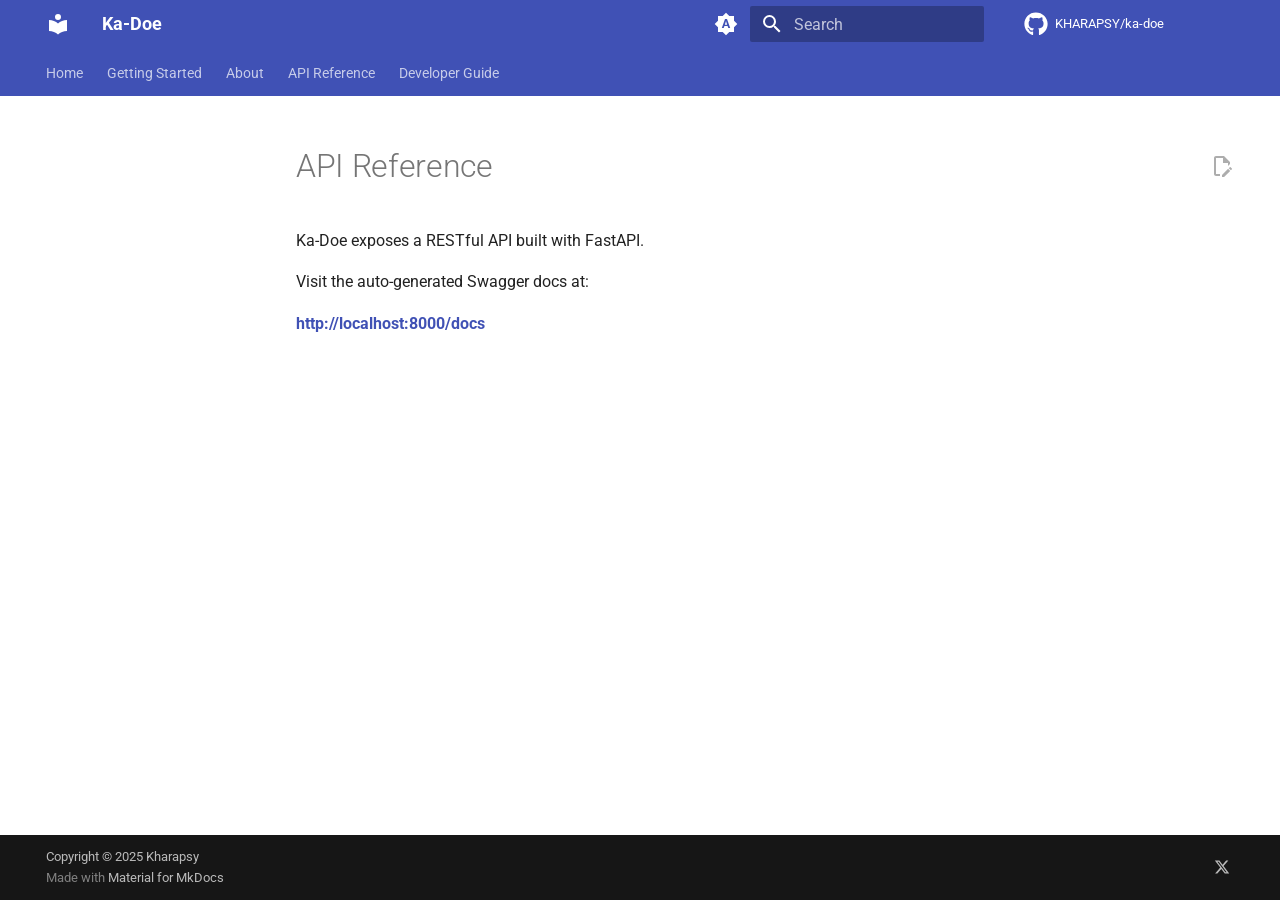
<file: api-intor/index.html>
<!doctype html>
<html lang="en" class="no-js">
  <head>
    
      <meta charset="utf-8">
      <meta name="viewport" content="width=device-width,initial-scale=1">
      
      
      
      
      
      
      <link rel="icon" href="../assets/images/favicon.png">
      <meta name="generator" content="mkdocs-1.6.1, mkdocs-material-9.6.14">
    
    
      
        <title>API Reference - Ka-Doe</title>
      
    
    
      <link rel="stylesheet" href="../assets/stylesheets/main.342714a4.min.css">
      
        
        <link rel="stylesheet" href="../assets/stylesheets/palette.06af60db.min.css">
      
      


    
    
      
    
    
      
        
        
        <link rel="preconnect" href="https://fonts.gstatic.com" crossorigin>
        <link rel="stylesheet" href="https://fonts.googleapis.com/css?family=Roboto:300,300i,400,400i,700,700i%7CRoboto+Mono:400,400i,700,700i&display=fallback">
        <style>:root{--md-text-font:"Roboto";--md-code-font:"Roboto Mono"}</style>
      
    
    
      <link rel="stylesheet" href="../assets/_mkdocstrings.css">
    
    <script>__md_scope=new URL("..",location),__md_hash=e=>[...e].reduce(((e,_)=>(e<<5)-e+_.charCodeAt(0)),0),__md_get=(e,_=localStorage,t=__md_scope)=>JSON.parse(_.getItem(t.pathname+"."+e)),__md_set=(e,_,t=localStorage,a=__md_scope)=>{try{t.setItem(a.pathname+"."+e,JSON.stringify(_))}catch(e){}}</script>
    
      

    
    
    
  </head>
  
  
    
    
      
    
    
    
    
    <body dir="ltr" data-md-color-scheme="default" data-md-color-primary="indigo" data-md-color-accent="indigo">
  
    
    <input class="md-toggle" data-md-toggle="drawer" type="checkbox" id="__drawer" autocomplete="off">
    <input class="md-toggle" data-md-toggle="search" type="checkbox" id="__search" autocomplete="off">
    <label class="md-overlay" for="__drawer"></label>
    <div data-md-component="skip">
      
        
        <a href="#api-reference" class="md-skip">
          Skip to content
        </a>
      
    </div>
    <div data-md-component="announce">
      
    </div>
    
    
      

<header class="md-header" data-md-component="header">
  <nav class="md-header__inner md-grid" aria-label="Header">
    <a href=".." title="Ka-Doe" class="md-header__button md-logo" aria-label="Ka-Doe" data-md-component="logo">
      
  
  <svg xmlns="http://www.w3.org/2000/svg" viewBox="0 0 24 24"><path d="M12 8a3 3 0 0 0 3-3 3 3 0 0 0-3-3 3 3 0 0 0-3 3 3 3 0 0 0 3 3m0 3.54C9.64 9.35 6.5 8 3 8v11c3.5 0 6.64 1.35 9 3.54 2.36-2.19 5.5-3.54 9-3.54V8c-3.5 0-6.64 1.35-9 3.54"/></svg>

    </a>
    <label class="md-header__button md-icon" for="__drawer">
      
      <svg xmlns="http://www.w3.org/2000/svg" viewBox="0 0 24 24"><path d="M3 6h18v2H3zm0 5h18v2H3zm0 5h18v2H3z"/></svg>
    </label>
    <div class="md-header__title" data-md-component="header-title">
      <div class="md-header__ellipsis">
        <div class="md-header__topic">
          <span class="md-ellipsis">
            Ka-Doe
          </span>
        </div>
        <div class="md-header__topic" data-md-component="header-topic">
          <span class="md-ellipsis">
            
              API Reference
            
          </span>
        </div>
      </div>
    </div>
    
      
        <form class="md-header__option" data-md-component="palette">
  
    
    
    
    <input class="md-option" data-md-color-media="(prefers-color-scheme)" data-md-color-scheme="default" data-md-color-primary="indigo" data-md-color-accent="indigo"  aria-label="Switch to light mode"  type="radio" name="__palette" id="__palette_0">
    
      <label class="md-header__button md-icon" title="Switch to light mode" for="__palette_1" hidden>
        <svg xmlns="http://www.w3.org/2000/svg" viewBox="0 0 24 24"><path d="m14.3 16-.7-2h-3.2l-.7 2H7.8L11 7h2l3.2 9zM20 8.69V4h-4.69L12 .69 8.69 4H4v4.69L.69 12 4 15.31V20h4.69L12 23.31 15.31 20H20v-4.69L23.31 12zm-9.15 3.96h2.3L12 9z"/></svg>
      </label>
    
  
    
    
    
    <input class="md-option" data-md-color-media="(prefers-color-scheme: light)" data-md-color-scheme="default" data-md-color-primary="indigo" data-md-color-accent="indigo"  aria-label="Switch to dark mode"  type="radio" name="__palette" id="__palette_1">
    
      <label class="md-header__button md-icon" title="Switch to dark mode" for="__palette_2" hidden>
        <svg xmlns="http://www.w3.org/2000/svg" viewBox="0 0 24 24"><path d="M12 8a4 4 0 0 0-4 4 4 4 0 0 0 4 4 4 4 0 0 0 4-4 4 4 0 0 0-4-4m0 10a6 6 0 0 1-6-6 6 6 0 0 1 6-6 6 6 0 0 1 6 6 6 6 0 0 1-6 6m8-9.31V4h-4.69L12 .69 8.69 4H4v4.69L.69 12 4 15.31V20h4.69L12 23.31 15.31 20H20v-4.69L23.31 12z"/></svg>
      </label>
    
  
    
    
    
    <input class="md-option" data-md-color-media="(prefers-color-scheme: dark)" data-md-color-scheme="slate" data-md-color-primary="indigo" data-md-color-accent="indigo"  aria-label="Switch to system preference"  type="radio" name="__palette" id="__palette_2">
    
      <label class="md-header__button md-icon" title="Switch to system preference" for="__palette_0" hidden>
        <svg xmlns="http://www.w3.org/2000/svg" viewBox="0 0 24 24"><path d="M12 18c-.89 0-1.74-.2-2.5-.55C11.56 16.5 13 14.42 13 12s-1.44-4.5-3.5-5.45C10.26 6.2 11.11 6 12 6a6 6 0 0 1 6 6 6 6 0 0 1-6 6m8-9.31V4h-4.69L12 .69 8.69 4H4v4.69L.69 12 4 15.31V20h4.69L12 23.31 15.31 20H20v-4.69L23.31 12z"/></svg>
      </label>
    
  
</form>
      
    
    
      <script>var palette=__md_get("__palette");if(palette&&palette.color){if("(prefers-color-scheme)"===palette.color.media){var media=matchMedia("(prefers-color-scheme: light)"),input=document.querySelector(media.matches?"[data-md-color-media='(prefers-color-scheme: light)']":"[data-md-color-media='(prefers-color-scheme: dark)']");palette.color.media=input.getAttribute("data-md-color-media"),palette.color.scheme=input.getAttribute("data-md-color-scheme"),palette.color.primary=input.getAttribute("data-md-color-primary"),palette.color.accent=input.getAttribute("data-md-color-accent")}for(var[key,value]of Object.entries(palette.color))document.body.setAttribute("data-md-color-"+key,value)}</script>
    
    
    
      
      
        <label class="md-header__button md-icon" for="__search">
          
          <svg xmlns="http://www.w3.org/2000/svg" viewBox="0 0 24 24"><path d="M9.5 3A6.5 6.5 0 0 1 16 9.5c0 1.61-.59 3.09-1.56 4.23l.27.27h.79l5 5-1.5 1.5-5-5v-.79l-.27-.27A6.52 6.52 0 0 1 9.5 16 6.5 6.5 0 0 1 3 9.5 6.5 6.5 0 0 1 9.5 3m0 2C7 5 5 7 5 9.5S7 14 9.5 14 14 12 14 9.5 12 5 9.5 5"/></svg>
        </label>
        <div class="md-search" data-md-component="search" role="dialog">
  <label class="md-search__overlay" for="__search"></label>
  <div class="md-search__inner" role="search">
    <form class="md-search__form" name="search">
      <input type="text" class="md-search__input" name="query" aria-label="Search" placeholder="Search" autocapitalize="off" autocorrect="off" autocomplete="off" spellcheck="false" data-md-component="search-query" required>
      <label class="md-search__icon md-icon" for="__search">
        
        <svg xmlns="http://www.w3.org/2000/svg" viewBox="0 0 24 24"><path d="M9.5 3A6.5 6.5 0 0 1 16 9.5c0 1.61-.59 3.09-1.56 4.23l.27.27h.79l5 5-1.5 1.5-5-5v-.79l-.27-.27A6.52 6.52 0 0 1 9.5 16 6.5 6.5 0 0 1 3 9.5 6.5 6.5 0 0 1 9.5 3m0 2C7 5 5 7 5 9.5S7 14 9.5 14 14 12 14 9.5 12 5 9.5 5"/></svg>
        
        <svg xmlns="http://www.w3.org/2000/svg" viewBox="0 0 24 24"><path d="M20 11v2H8l5.5 5.5-1.42 1.42L4.16 12l7.92-7.92L13.5 5.5 8 11z"/></svg>
      </label>
      <nav class="md-search__options" aria-label="Search">
        
        <button type="reset" class="md-search__icon md-icon" title="Clear" aria-label="Clear" tabindex="-1">
          
          <svg xmlns="http://www.w3.org/2000/svg" viewBox="0 0 24 24"><path d="M19 6.41 17.59 5 12 10.59 6.41 5 5 6.41 10.59 12 5 17.59 6.41 19 12 13.41 17.59 19 19 17.59 13.41 12z"/></svg>
        </button>
      </nav>
      
    </form>
    <div class="md-search__output">
      <div class="md-search__scrollwrap" tabindex="0" data-md-scrollfix>
        <div class="md-search-result" data-md-component="search-result">
          <div class="md-search-result__meta">
            Initializing search
          </div>
          <ol class="md-search-result__list" role="presentation"></ol>
        </div>
      </div>
    </div>
  </div>
</div>
      
    
    
      <div class="md-header__source">
        <a href="https://github.com/KHARAPSY/ka-doe" title="Go to repository" class="md-source" data-md-component="source">
  <div class="md-source__icon md-icon">
    
    <svg xmlns="http://www.w3.org/2000/svg" viewBox="0 0 496 512"><!--! Font Awesome Free 6.7.2 by @fontawesome - https://fontawesome.com License - https://fontawesome.com/license/free (Icons: CC BY 4.0, Fonts: SIL OFL 1.1, Code: MIT License) Copyright 2024 Fonticons, Inc.--><path d="M165.9 397.4c0 2-2.3 3.6-5.2 3.6-3.3.3-5.6-1.3-5.6-3.6 0-2 2.3-3.6 5.2-3.6 3-.3 5.6 1.3 5.6 3.6m-31.1-4.5c-.7 2 1.3 4.3 4.3 4.9 2.6 1 5.6 0 6.2-2s-1.3-4.3-4.3-5.2c-2.6-.7-5.5.3-6.2 2.3m44.2-1.7c-2.9.7-4.9 2.6-4.6 4.9.3 2 2.9 3.3 5.9 2.6 2.9-.7 4.9-2.6 4.6-4.6-.3-1.9-3-3.2-5.9-2.9M244.8 8C106.1 8 0 113.3 0 252c0 110.9 69.8 205.8 169.5 239.2 12.8 2.3 17.3-5.6 17.3-12.1 0-6.2-.3-40.4-.3-61.4 0 0-70 15-84.7-29.8 0 0-11.4-29.1-27.8-36.6 0 0-22.9-15.7 1.6-15.4 0 0 24.9 2 38.6 25.8 21.9 38.6 58.6 27.5 72.9 20.9 2.3-16 8.8-27.1 16-33.7-55.9-6.2-112.3-14.3-112.3-110.5 0-27.5 7.6-41.3 23.6-58.9-2.6-6.5-11.1-33.3 2.6-67.9 20.9-6.5 69 27 69 27 20-5.6 41.5-8.5 62.8-8.5s42.8 2.9 62.8 8.5c0 0 48.1-33.6 69-27 13.7 34.7 5.2 61.4 2.6 67.9 16 17.7 25.8 31.5 25.8 58.9 0 96.5-58.9 104.2-114.8 110.5 9.2 7.9 17 22.9 17 46.4 0 33.7-.3 75.4-.3 83.6 0 6.5 4.6 14.4 17.3 12.1C428.2 457.8 496 362.9 496 252 496 113.3 383.5 8 244.8 8M97.2 352.9c-1.3 1-1 3.3.7 5.2 1.6 1.6 3.9 2.3 5.2 1 1.3-1 1-3.3-.7-5.2-1.6-1.6-3.9-2.3-5.2-1m-10.8-8.1c-.7 1.3.3 2.9 2.3 3.9 1.6 1 3.6.7 4.3-.7.7-1.3-.3-2.9-2.3-3.9-2-.6-3.6-.3-4.3.7m32.4 35.6c-1.6 1.3-1 4.3 1.3 6.2 2.3 2.3 5.2 2.6 6.5 1 1.3-1.3.7-4.3-1.3-6.2-2.2-2.3-5.2-2.6-6.5-1m-11.4-14.7c-1.6 1-1.6 3.6 0 5.9s4.3 3.3 5.6 2.3c1.6-1.3 1.6-3.9 0-6.2-1.4-2.3-4-3.3-5.6-2"/></svg>
  </div>
  <div class="md-source__repository">
    KHARAPSY/ka-doe
  </div>
</a>
      </div>
    
  </nav>
  
</header>
    
    <div class="md-container" data-md-component="container">
      
      
        
          
            
<nav class="md-tabs" aria-label="Tabs" data-md-component="tabs">
  <div class="md-grid">
    <ul class="md-tabs__list">
      
        
  
  
  
  
    <li class="md-tabs__item">
      <a href=".." class="md-tabs__link">
        
  
  
    
  
  Home

      </a>
    </li>
  

      
        
  
  
  
  
    
    
      <li class="md-tabs__item">
        <a href="../getting-started/" class="md-tabs__link">
          
  
  
  Getting Started

        </a>
      </li>
    
  

      
        
  
  
  
  
    <li class="md-tabs__item">
      <a href="../about/" class="md-tabs__link">
        
  
  
    
  
  About

      </a>
    </li>
  

      
        
  
  
  
  
    
    
      <li class="md-tabs__item">
        <a href="../api-intro/" class="md-tabs__link">
          
  
  
  API Reference

        </a>
      </li>
    
  

      
        
  
  
  
  
    
    
      <li class="md-tabs__item">
        <a href="../project-structure/" class="md-tabs__link">
          
  
  
  Developer Guide

        </a>
      </li>
    
  

      
    </ul>
  </div>
</nav>
          
        
      
      <main class="md-main" data-md-component="main">
        <div class="md-main__inner md-grid">
          
            
              
              <div class="md-sidebar md-sidebar--primary" data-md-component="sidebar" data-md-type="navigation" >
                <div class="md-sidebar__scrollwrap">
                  <div class="md-sidebar__inner">
                    


  


  

<nav class="md-nav md-nav--primary md-nav--lifted md-nav--integrated" aria-label="Navigation" data-md-level="0">
  <label class="md-nav__title" for="__drawer">
    <a href=".." title="Ka-Doe" class="md-nav__button md-logo" aria-label="Ka-Doe" data-md-component="logo">
      
  
  <svg xmlns="http://www.w3.org/2000/svg" viewBox="0 0 24 24"><path d="M12 8a3 3 0 0 0 3-3 3 3 0 0 0-3-3 3 3 0 0 0-3 3 3 3 0 0 0 3 3m0 3.54C9.64 9.35 6.5 8 3 8v11c3.5 0 6.64 1.35 9 3.54 2.36-2.19 5.5-3.54 9-3.54V8c-3.5 0-6.64 1.35-9 3.54"/></svg>

    </a>
    Ka-Doe
  </label>
  
    <div class="md-nav__source">
      <a href="https://github.com/KHARAPSY/ka-doe" title="Go to repository" class="md-source" data-md-component="source">
  <div class="md-source__icon md-icon">
    
    <svg xmlns="http://www.w3.org/2000/svg" viewBox="0 0 496 512"><!--! Font Awesome Free 6.7.2 by @fontawesome - https://fontawesome.com License - https://fontawesome.com/license/free (Icons: CC BY 4.0, Fonts: SIL OFL 1.1, Code: MIT License) Copyright 2024 Fonticons, Inc.--><path d="M165.9 397.4c0 2-2.3 3.6-5.2 3.6-3.3.3-5.6-1.3-5.6-3.6 0-2 2.3-3.6 5.2-3.6 3-.3 5.6 1.3 5.6 3.6m-31.1-4.5c-.7 2 1.3 4.3 4.3 4.9 2.6 1 5.6 0 6.2-2s-1.3-4.3-4.3-5.2c-2.6-.7-5.5.3-6.2 2.3m44.2-1.7c-2.9.7-4.9 2.6-4.6 4.9.3 2 2.9 3.3 5.9 2.6 2.9-.7 4.9-2.6 4.6-4.6-.3-1.9-3-3.2-5.9-2.9M244.8 8C106.1 8 0 113.3 0 252c0 110.9 69.8 205.8 169.5 239.2 12.8 2.3 17.3-5.6 17.3-12.1 0-6.2-.3-40.4-.3-61.4 0 0-70 15-84.7-29.8 0 0-11.4-29.1-27.8-36.6 0 0-22.9-15.7 1.6-15.4 0 0 24.9 2 38.6 25.8 21.9 38.6 58.6 27.5 72.9 20.9 2.3-16 8.8-27.1 16-33.7-55.9-6.2-112.3-14.3-112.3-110.5 0-27.5 7.6-41.3 23.6-58.9-2.6-6.5-11.1-33.3 2.6-67.9 20.9-6.5 69 27 69 27 20-5.6 41.5-8.5 62.8-8.5s42.8 2.9 62.8 8.5c0 0 48.1-33.6 69-27 13.7 34.7 5.2 61.4 2.6 67.9 16 17.7 25.8 31.5 25.8 58.9 0 96.5-58.9 104.2-114.8 110.5 9.2 7.9 17 22.9 17 46.4 0 33.7-.3 75.4-.3 83.6 0 6.5 4.6 14.4 17.3 12.1C428.2 457.8 496 362.9 496 252 496 113.3 383.5 8 244.8 8M97.2 352.9c-1.3 1-1 3.3.7 5.2 1.6 1.6 3.9 2.3 5.2 1 1.3-1 1-3.3-.7-5.2-1.6-1.6-3.9-2.3-5.2-1m-10.8-8.1c-.7 1.3.3 2.9 2.3 3.9 1.6 1 3.6.7 4.3-.7.7-1.3-.3-2.9-2.3-3.9-2-.6-3.6-.3-4.3.7m32.4 35.6c-1.6 1.3-1 4.3 1.3 6.2 2.3 2.3 5.2 2.6 6.5 1 1.3-1.3.7-4.3-1.3-6.2-2.2-2.3-5.2-2.6-6.5-1m-11.4-14.7c-1.6 1-1.6 3.6 0 5.9s4.3 3.3 5.6 2.3c1.6-1.3 1.6-3.9 0-6.2-1.4-2.3-4-3.3-5.6-2"/></svg>
  </div>
  <div class="md-source__repository">
    KHARAPSY/ka-doe
  </div>
</a>
    </div>
  
  <ul class="md-nav__list" data-md-scrollfix>
    
      
      
  
  
  
  
    <li class="md-nav__item">
      <a href=".." class="md-nav__link">
        
  
  
  <span class="md-ellipsis">
    Home
    
  </span>
  

      </a>
    </li>
  

    
      
      
  
  
  
  
    
    
    
    
      
      
        
      
    
    
    <li class="md-nav__item md-nav__item--nested">
      
        
        
        <input class="md-nav__toggle md-toggle " type="checkbox" id="__nav_2" >
        
          
          <label class="md-nav__link" for="__nav_2" id="__nav_2_label" tabindex="0">
            
  
  
  <span class="md-ellipsis">
    Getting Started
    
  </span>
  

            <span class="md-nav__icon md-icon"></span>
          </label>
        
        <nav class="md-nav" data-md-level="1" aria-labelledby="__nav_2_label" aria-expanded="false">
          <label class="md-nav__title" for="__nav_2">
            <span class="md-nav__icon md-icon"></span>
            Getting Started
          </label>
          <ul class="md-nav__list" data-md-scrollfix>
            
              
                
  
  
  
  
    <li class="md-nav__item">
      <a href="../getting-started/" class="md-nav__link">
        
  
  
  <span class="md-ellipsis">
    Overview
    
  </span>
  

      </a>
    </li>
  

              
            
          </ul>
        </nav>
      
    </li>
  

    
      
      
  
  
  
  
    <li class="md-nav__item">
      <a href="../about/" class="md-nav__link">
        
  
  
  <span class="md-ellipsis">
    About
    
  </span>
  

      </a>
    </li>
  

    
      
      
  
  
  
  
    
    
    
    
      
      
        
      
    
    
    <li class="md-nav__item md-nav__item--nested">
      
        
        
        <input class="md-nav__toggle md-toggle " type="checkbox" id="__nav_4" >
        
          
          <label class="md-nav__link" for="__nav_4" id="__nav_4_label" tabindex="0">
            
  
  
  <span class="md-ellipsis">
    API Reference
    
  </span>
  

            <span class="md-nav__icon md-icon"></span>
          </label>
        
        <nav class="md-nav" data-md-level="1" aria-labelledby="__nav_4_label" aria-expanded="false">
          <label class="md-nav__title" for="__nav_4">
            <span class="md-nav__icon md-icon"></span>
            API Reference
          </label>
          <ul class="md-nav__list" data-md-scrollfix>
            
              
                
  
  
  
  
    <li class="md-nav__item">
      <a href="../api-intro/" class="md-nav__link">
        
  
  
  <span class="md-ellipsis">
    Introduction
    
  </span>
  

      </a>
    </li>
  

              
            
              
                
  
  
  
  
    <li class="md-nav__item">
      <a href="../endpoints/" class="md-nav__link">
        
  
  
  <span class="md-ellipsis">
    Endpoints
    
  </span>
  

      </a>
    </li>
  

              
            
          </ul>
        </nav>
      
    </li>
  

    
      
      
  
  
  
  
    
    
    
    
      
      
        
      
    
    
    <li class="md-nav__item md-nav__item--nested">
      
        
        
        <input class="md-nav__toggle md-toggle " type="checkbox" id="__nav_5" >
        
          
          <label class="md-nav__link" for="__nav_5" id="__nav_5_label" tabindex="0">
            
  
  
  <span class="md-ellipsis">
    Developer Guide
    
  </span>
  

            <span class="md-nav__icon md-icon"></span>
          </label>
        
        <nav class="md-nav" data-md-level="1" aria-labelledby="__nav_5_label" aria-expanded="false">
          <label class="md-nav__title" for="__nav_5">
            <span class="md-nav__icon md-icon"></span>
            Developer Guide
          </label>
          <ul class="md-nav__list" data-md-scrollfix>
            
              
                
  
  
  
  
    <li class="md-nav__item">
      <a href="../project-structure/" class="md-nav__link">
        
  
  
  <span class="md-ellipsis">
    Project Structure
    
  </span>
  

      </a>
    </li>
  

              
            
              
                
  
  
  
  
    <li class="md-nav__item">
      <a href="../config/" class="md-nav__link">
        
  
  
  <span class="md-ellipsis">
    Configuration
    
  </span>
  

      </a>
    </li>
  

              
            
          </ul>
        </nav>
      
    </li>
  

    
  </ul>
</nav>
                  </div>
                </div>
              </div>
            
            
          
          
            <div class="md-content" data-md-component="content">
              <article class="md-content__inner md-typeset">
                
                  


  
    <a href="https://github.com/KHARAPSY/ka-doe/edit/main/docs/api-intor.md" title="Edit this page" class="md-content__button md-icon">
      
      <svg xmlns="http://www.w3.org/2000/svg" viewBox="0 0 24 24"><path d="M10 20H6V4h7v5h5v3.1l2-2V8l-6-6H6c-1.1 0-2 .9-2 2v16c0 1.1.9 2 2 2h4zm10.2-7c.1 0 .3.1.4.2l1.3 1.3c.2.2.2.6 0 .8l-1 1-2.1-2.1 1-1c.1-.1.2-.2.4-.2m0 3.9L14.1 23H12v-2.1l6.1-6.1z"/></svg>
    </a>
  
  


<h1 id="api-reference">API Reference</h1>
<p>Ka-Doe exposes a RESTful API built with FastAPI.</p>
<p>Visit the auto-generated Swagger docs at:</p>
<p><strong><a href="http://localhost:8000/docs">http://localhost:8000/docs</a></strong></p>












                
              </article>
            </div>
          
          
<script>var target=document.getElementById(location.hash.slice(1));target&&target.name&&(target.checked=target.name.startsWith("__tabbed_"))</script>
        </div>
        
      </main>
      
        <footer class="md-footer">
  
    
  
  <div class="md-footer-meta md-typeset">
    <div class="md-footer-meta__inner md-grid">
      <div class="md-copyright">
  
    <div class="md-copyright__highlight">
      Copyright &copy; 2025 Kharapsy
    </div>
  
  
    Made with
    <a href="https://squidfunk.github.io/mkdocs-material/" target="_blank" rel="noopener">
      Material for MkDocs
    </a>
  
</div>
      
        <div class="md-social">
  
    
    
    
    
    <a href="https://x.com/KHARAPSY" target="_blank" rel="noopener" title="Kharapsy on X" class="md-social__link">
      <svg xmlns="http://www.w3.org/2000/svg" viewBox="0 0 512 512"><!--! Font Awesome Free 6.7.2 by @fontawesome - https://fontawesome.com License - https://fontawesome.com/license/free (Icons: CC BY 4.0, Fonts: SIL OFL 1.1, Code: MIT License) Copyright 2024 Fonticons, Inc.--><path d="M389.2 48h70.6L305.6 224.2 487 464H345L233.7 318.6 106.5 464H35.8l164.9-188.5L26.8 48h145.6l100.5 132.9zm-24.8 373.8h39.1L151.1 88h-42z"/></svg>
    </a>
  
</div>
      
    </div>
  </div>
</footer>
      
    </div>
    <div class="md-dialog" data-md-component="dialog">
      <div class="md-dialog__inner md-typeset"></div>
    </div>
    
    
    
      
      <script id="__config" type="application/json">{"base": "..", "features": ["header.autohide", "navigation.instant", "navigation.tabs", "navigation.sections", "navigation.footer", "search.highlight", "content.code.copy", "content.code.select", "content.action.edit", "toc.integrate"], "search": "../assets/javascripts/workers/search.d50fe291.min.js", "tags": null, "translations": {"clipboard.copied": "Copied to clipboard", "clipboard.copy": "Copy to clipboard", "search.result.more.one": "1 more on this page", "search.result.more.other": "# more on this page", "search.result.none": "No matching documents", "search.result.one": "1 matching document", "search.result.other": "# matching documents", "search.result.placeholder": "Type to start searching", "search.result.term.missing": "Missing", "select.version": "Select version"}, "version": null}</script>
    
    
      <script src="../assets/javascripts/bundle.13a4f30d.min.js"></script>
      
    
  </body>
</html>
</file>
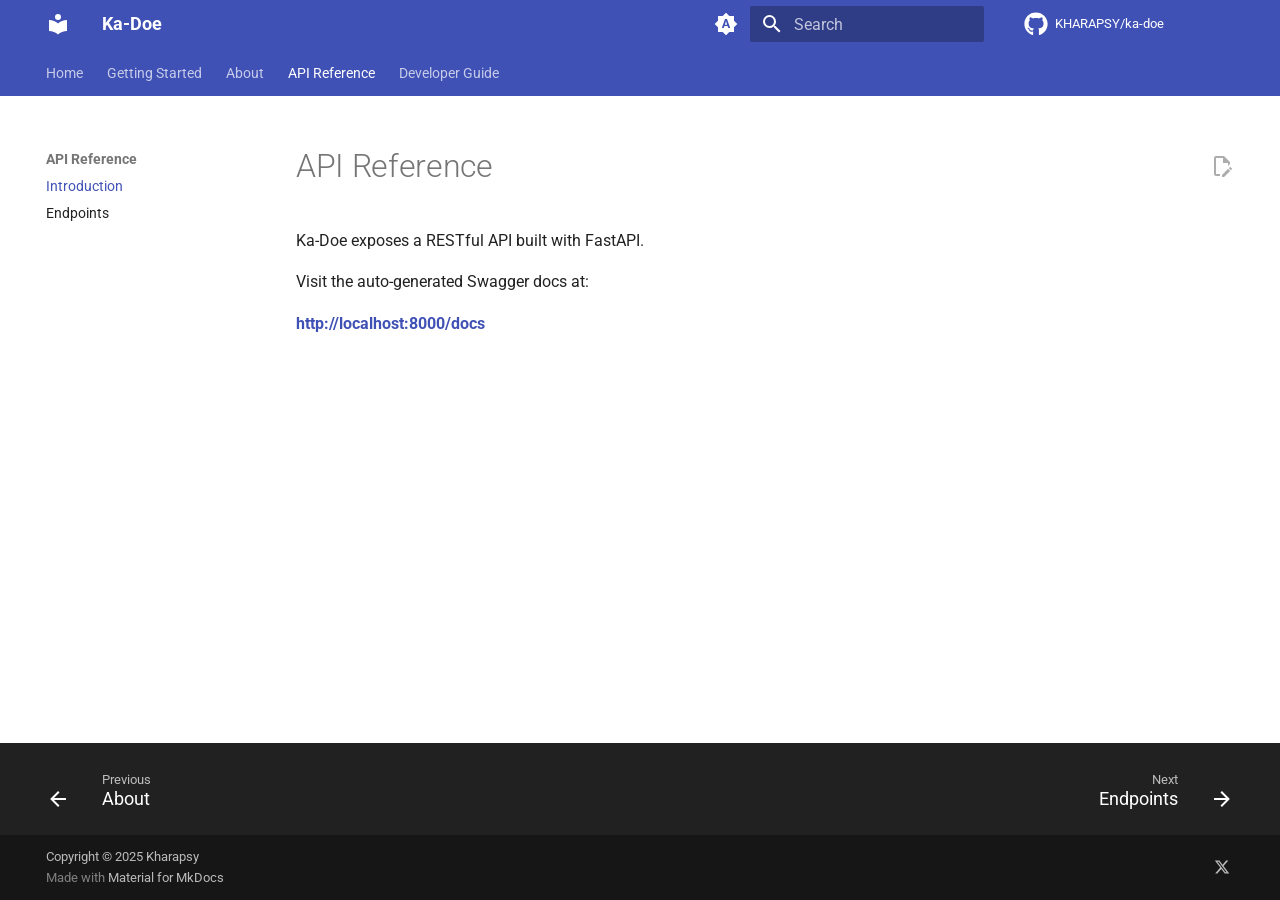
<file: api-intro/index.html>
<!doctype html>
<html lang="en" class="no-js">
  <head>
    
      <meta charset="utf-8">
      <meta name="viewport" content="width=device-width,initial-scale=1">
      
      
      
      
        <link rel="prev" href="../about/">
      
      
        <link rel="next" href="../endpoints/">
      
      
      <link rel="icon" href="../assets/images/favicon.png">
      <meta name="generator" content="mkdocs-1.6.1, mkdocs-material-9.6.14">
    
    
      
        <title>Introduction - Ka-Doe</title>
      
    
    
      <link rel="stylesheet" href="../assets/stylesheets/main.342714a4.min.css">
      
        
        <link rel="stylesheet" href="../assets/stylesheets/palette.06af60db.min.css">
      
      


    
    
      
    
    
      
        
        
        <link rel="preconnect" href="https://fonts.gstatic.com" crossorigin>
        <link rel="stylesheet" href="https://fonts.googleapis.com/css?family=Roboto:300,300i,400,400i,700,700i%7CRoboto+Mono:400,400i,700,700i&display=fallback">
        <style>:root{--md-text-font:"Roboto";--md-code-font:"Roboto Mono"}</style>
      
    
    
      <link rel="stylesheet" href="../assets/_mkdocstrings.css">
    
    <script>__md_scope=new URL("..",location),__md_hash=e=>[...e].reduce(((e,_)=>(e<<5)-e+_.charCodeAt(0)),0),__md_get=(e,_=localStorage,t=__md_scope)=>JSON.parse(_.getItem(t.pathname+"."+e)),__md_set=(e,_,t=localStorage,a=__md_scope)=>{try{t.setItem(a.pathname+"."+e,JSON.stringify(_))}catch(e){}}</script>
    
      

    
    
    
  </head>
  
  
    
    
      
    
    
    
    
    <body dir="ltr" data-md-color-scheme="default" data-md-color-primary="indigo" data-md-color-accent="indigo">
  
    
    <input class="md-toggle" data-md-toggle="drawer" type="checkbox" id="__drawer" autocomplete="off">
    <input class="md-toggle" data-md-toggle="search" type="checkbox" id="__search" autocomplete="off">
    <label class="md-overlay" for="__drawer"></label>
    <div data-md-component="skip">
      
        
        <a href="#api-reference" class="md-skip">
          Skip to content
        </a>
      
    </div>
    <div data-md-component="announce">
      
    </div>
    
    
      

<header class="md-header" data-md-component="header">
  <nav class="md-header__inner md-grid" aria-label="Header">
    <a href=".." title="Ka-Doe" class="md-header__button md-logo" aria-label="Ka-Doe" data-md-component="logo">
      
  
  <svg xmlns="http://www.w3.org/2000/svg" viewBox="0 0 24 24"><path d="M12 8a3 3 0 0 0 3-3 3 3 0 0 0-3-3 3 3 0 0 0-3 3 3 3 0 0 0 3 3m0 3.54C9.64 9.35 6.5 8 3 8v11c3.5 0 6.64 1.35 9 3.54 2.36-2.19 5.5-3.54 9-3.54V8c-3.5 0-6.64 1.35-9 3.54"/></svg>

    </a>
    <label class="md-header__button md-icon" for="__drawer">
      
      <svg xmlns="http://www.w3.org/2000/svg" viewBox="0 0 24 24"><path d="M3 6h18v2H3zm0 5h18v2H3zm0 5h18v2H3z"/></svg>
    </label>
    <div class="md-header__title" data-md-component="header-title">
      <div class="md-header__ellipsis">
        <div class="md-header__topic">
          <span class="md-ellipsis">
            Ka-Doe
          </span>
        </div>
        <div class="md-header__topic" data-md-component="header-topic">
          <span class="md-ellipsis">
            
              Introduction
            
          </span>
        </div>
      </div>
    </div>
    
      
        <form class="md-header__option" data-md-component="palette">
  
    
    
    
    <input class="md-option" data-md-color-media="(prefers-color-scheme)" data-md-color-scheme="default" data-md-color-primary="indigo" data-md-color-accent="indigo"  aria-label="Switch to light mode"  type="radio" name="__palette" id="__palette_0">
    
      <label class="md-header__button md-icon" title="Switch to light mode" for="__palette_1" hidden>
        <svg xmlns="http://www.w3.org/2000/svg" viewBox="0 0 24 24"><path d="m14.3 16-.7-2h-3.2l-.7 2H7.8L11 7h2l3.2 9zM20 8.69V4h-4.69L12 .69 8.69 4H4v4.69L.69 12 4 15.31V20h4.69L12 23.31 15.31 20H20v-4.69L23.31 12zm-9.15 3.96h2.3L12 9z"/></svg>
      </label>
    
  
    
    
    
    <input class="md-option" data-md-color-media="(prefers-color-scheme: light)" data-md-color-scheme="default" data-md-color-primary="indigo" data-md-color-accent="indigo"  aria-label="Switch to dark mode"  type="radio" name="__palette" id="__palette_1">
    
      <label class="md-header__button md-icon" title="Switch to dark mode" for="__palette_2" hidden>
        <svg xmlns="http://www.w3.org/2000/svg" viewBox="0 0 24 24"><path d="M12 8a4 4 0 0 0-4 4 4 4 0 0 0 4 4 4 4 0 0 0 4-4 4 4 0 0 0-4-4m0 10a6 6 0 0 1-6-6 6 6 0 0 1 6-6 6 6 0 0 1 6 6 6 6 0 0 1-6 6m8-9.31V4h-4.69L12 .69 8.69 4H4v4.69L.69 12 4 15.31V20h4.69L12 23.31 15.31 20H20v-4.69L23.31 12z"/></svg>
      </label>
    
  
    
    
    
    <input class="md-option" data-md-color-media="(prefers-color-scheme: dark)" data-md-color-scheme="slate" data-md-color-primary="indigo" data-md-color-accent="indigo"  aria-label="Switch to system preference"  type="radio" name="__palette" id="__palette_2">
    
      <label class="md-header__button md-icon" title="Switch to system preference" for="__palette_0" hidden>
        <svg xmlns="http://www.w3.org/2000/svg" viewBox="0 0 24 24"><path d="M12 18c-.89 0-1.74-.2-2.5-.55C11.56 16.5 13 14.42 13 12s-1.44-4.5-3.5-5.45C10.26 6.2 11.11 6 12 6a6 6 0 0 1 6 6 6 6 0 0 1-6 6m8-9.31V4h-4.69L12 .69 8.69 4H4v4.69L.69 12 4 15.31V20h4.69L12 23.31 15.31 20H20v-4.69L23.31 12z"/></svg>
      </label>
    
  
</form>
      
    
    
      <script>var palette=__md_get("__palette");if(palette&&palette.color){if("(prefers-color-scheme)"===palette.color.media){var media=matchMedia("(prefers-color-scheme: light)"),input=document.querySelector(media.matches?"[data-md-color-media='(prefers-color-scheme: light)']":"[data-md-color-media='(prefers-color-scheme: dark)']");palette.color.media=input.getAttribute("data-md-color-media"),palette.color.scheme=input.getAttribute("data-md-color-scheme"),palette.color.primary=input.getAttribute("data-md-color-primary"),palette.color.accent=input.getAttribute("data-md-color-accent")}for(var[key,value]of Object.entries(palette.color))document.body.setAttribute("data-md-color-"+key,value)}</script>
    
    
    
      
      
        <label class="md-header__button md-icon" for="__search">
          
          <svg xmlns="http://www.w3.org/2000/svg" viewBox="0 0 24 24"><path d="M9.5 3A6.5 6.5 0 0 1 16 9.5c0 1.61-.59 3.09-1.56 4.23l.27.27h.79l5 5-1.5 1.5-5-5v-.79l-.27-.27A6.52 6.52 0 0 1 9.5 16 6.5 6.5 0 0 1 3 9.5 6.5 6.5 0 0 1 9.5 3m0 2C7 5 5 7 5 9.5S7 14 9.5 14 14 12 14 9.5 12 5 9.5 5"/></svg>
        </label>
        <div class="md-search" data-md-component="search" role="dialog">
  <label class="md-search__overlay" for="__search"></label>
  <div class="md-search__inner" role="search">
    <form class="md-search__form" name="search">
      <input type="text" class="md-search__input" name="query" aria-label="Search" placeholder="Search" autocapitalize="off" autocorrect="off" autocomplete="off" spellcheck="false" data-md-component="search-query" required>
      <label class="md-search__icon md-icon" for="__search">
        
        <svg xmlns="http://www.w3.org/2000/svg" viewBox="0 0 24 24"><path d="M9.5 3A6.5 6.5 0 0 1 16 9.5c0 1.61-.59 3.09-1.56 4.23l.27.27h.79l5 5-1.5 1.5-5-5v-.79l-.27-.27A6.52 6.52 0 0 1 9.5 16 6.5 6.5 0 0 1 3 9.5 6.5 6.5 0 0 1 9.5 3m0 2C7 5 5 7 5 9.5S7 14 9.5 14 14 12 14 9.5 12 5 9.5 5"/></svg>
        
        <svg xmlns="http://www.w3.org/2000/svg" viewBox="0 0 24 24"><path d="M20 11v2H8l5.5 5.5-1.42 1.42L4.16 12l7.92-7.92L13.5 5.5 8 11z"/></svg>
      </label>
      <nav class="md-search__options" aria-label="Search">
        
        <button type="reset" class="md-search__icon md-icon" title="Clear" aria-label="Clear" tabindex="-1">
          
          <svg xmlns="http://www.w3.org/2000/svg" viewBox="0 0 24 24"><path d="M19 6.41 17.59 5 12 10.59 6.41 5 5 6.41 10.59 12 5 17.59 6.41 19 12 13.41 17.59 19 19 17.59 13.41 12z"/></svg>
        </button>
      </nav>
      
    </form>
    <div class="md-search__output">
      <div class="md-search__scrollwrap" tabindex="0" data-md-scrollfix>
        <div class="md-search-result" data-md-component="search-result">
          <div class="md-search-result__meta">
            Initializing search
          </div>
          <ol class="md-search-result__list" role="presentation"></ol>
        </div>
      </div>
    </div>
  </div>
</div>
      
    
    
      <div class="md-header__source">
        <a href="https://github.com/KHARAPSY/ka-doe" title="Go to repository" class="md-source" data-md-component="source">
  <div class="md-source__icon md-icon">
    
    <svg xmlns="http://www.w3.org/2000/svg" viewBox="0 0 496 512"><!--! Font Awesome Free 6.7.2 by @fontawesome - https://fontawesome.com License - https://fontawesome.com/license/free (Icons: CC BY 4.0, Fonts: SIL OFL 1.1, Code: MIT License) Copyright 2024 Fonticons, Inc.--><path d="M165.9 397.4c0 2-2.3 3.6-5.2 3.6-3.3.3-5.6-1.3-5.6-3.6 0-2 2.3-3.6 5.2-3.6 3-.3 5.6 1.3 5.6 3.6m-31.1-4.5c-.7 2 1.3 4.3 4.3 4.9 2.6 1 5.6 0 6.2-2s-1.3-4.3-4.3-5.2c-2.6-.7-5.5.3-6.2 2.3m44.2-1.7c-2.9.7-4.9 2.6-4.6 4.9.3 2 2.9 3.3 5.9 2.6 2.9-.7 4.9-2.6 4.6-4.6-.3-1.9-3-3.2-5.9-2.9M244.8 8C106.1 8 0 113.3 0 252c0 110.9 69.8 205.8 169.5 239.2 12.8 2.3 17.3-5.6 17.3-12.1 0-6.2-.3-40.4-.3-61.4 0 0-70 15-84.7-29.8 0 0-11.4-29.1-27.8-36.6 0 0-22.9-15.7 1.6-15.4 0 0 24.9 2 38.6 25.8 21.9 38.6 58.6 27.5 72.9 20.9 2.3-16 8.8-27.1 16-33.7-55.9-6.2-112.3-14.3-112.3-110.5 0-27.5 7.6-41.3 23.6-58.9-2.6-6.5-11.1-33.3 2.6-67.9 20.9-6.5 69 27 69 27 20-5.6 41.5-8.5 62.8-8.5s42.8 2.9 62.8 8.5c0 0 48.1-33.6 69-27 13.7 34.7 5.2 61.4 2.6 67.9 16 17.7 25.8 31.5 25.8 58.9 0 96.5-58.9 104.2-114.8 110.5 9.2 7.9 17 22.9 17 46.4 0 33.7-.3 75.4-.3 83.6 0 6.5 4.6 14.4 17.3 12.1C428.2 457.8 496 362.9 496 252 496 113.3 383.5 8 244.8 8M97.2 352.9c-1.3 1-1 3.3.7 5.2 1.6 1.6 3.9 2.3 5.2 1 1.3-1 1-3.3-.7-5.2-1.6-1.6-3.9-2.3-5.2-1m-10.8-8.1c-.7 1.3.3 2.9 2.3 3.9 1.6 1 3.6.7 4.3-.7.7-1.3-.3-2.9-2.3-3.9-2-.6-3.6-.3-4.3.7m32.4 35.6c-1.6 1.3-1 4.3 1.3 6.2 2.3 2.3 5.2 2.6 6.5 1 1.3-1.3.7-4.3-1.3-6.2-2.2-2.3-5.2-2.6-6.5-1m-11.4-14.7c-1.6 1-1.6 3.6 0 5.9s4.3 3.3 5.6 2.3c1.6-1.3 1.6-3.9 0-6.2-1.4-2.3-4-3.3-5.6-2"/></svg>
  </div>
  <div class="md-source__repository">
    KHARAPSY/ka-doe
  </div>
</a>
      </div>
    
  </nav>
  
</header>
    
    <div class="md-container" data-md-component="container">
      
      
        
          
            
<nav class="md-tabs" aria-label="Tabs" data-md-component="tabs">
  <div class="md-grid">
    <ul class="md-tabs__list">
      
        
  
  
  
  
    <li class="md-tabs__item">
      <a href=".." class="md-tabs__link">
        
  
  
    
  
  Home

      </a>
    </li>
  

      
        
  
  
  
  
    
    
      <li class="md-tabs__item">
        <a href="../getting-started/" class="md-tabs__link">
          
  
  
  Getting Started

        </a>
      </li>
    
  

      
        
  
  
  
  
    <li class="md-tabs__item">
      <a href="../about/" class="md-tabs__link">
        
  
  
    
  
  About

      </a>
    </li>
  

      
        
  
  
  
    
  
  
    
    
      <li class="md-tabs__item md-tabs__item--active">
        <a href="./" class="md-tabs__link">
          
  
  
  API Reference

        </a>
      </li>
    
  

      
        
  
  
  
  
    
    
      <li class="md-tabs__item">
        <a href="../project-structure/" class="md-tabs__link">
          
  
  
  Developer Guide

        </a>
      </li>
    
  

      
    </ul>
  </div>
</nav>
          
        
      
      <main class="md-main" data-md-component="main">
        <div class="md-main__inner md-grid">
          
            
              
              <div class="md-sidebar md-sidebar--primary" data-md-component="sidebar" data-md-type="navigation" >
                <div class="md-sidebar__scrollwrap">
                  <div class="md-sidebar__inner">
                    


  


  

<nav class="md-nav md-nav--primary md-nav--lifted md-nav--integrated" aria-label="Navigation" data-md-level="0">
  <label class="md-nav__title" for="__drawer">
    <a href=".." title="Ka-Doe" class="md-nav__button md-logo" aria-label="Ka-Doe" data-md-component="logo">
      
  
  <svg xmlns="http://www.w3.org/2000/svg" viewBox="0 0 24 24"><path d="M12 8a3 3 0 0 0 3-3 3 3 0 0 0-3-3 3 3 0 0 0-3 3 3 3 0 0 0 3 3m0 3.54C9.64 9.35 6.5 8 3 8v11c3.5 0 6.64 1.35 9 3.54 2.36-2.19 5.5-3.54 9-3.54V8c-3.5 0-6.64 1.35-9 3.54"/></svg>

    </a>
    Ka-Doe
  </label>
  
    <div class="md-nav__source">
      <a href="https://github.com/KHARAPSY/ka-doe" title="Go to repository" class="md-source" data-md-component="source">
  <div class="md-source__icon md-icon">
    
    <svg xmlns="http://www.w3.org/2000/svg" viewBox="0 0 496 512"><!--! Font Awesome Free 6.7.2 by @fontawesome - https://fontawesome.com License - https://fontawesome.com/license/free (Icons: CC BY 4.0, Fonts: SIL OFL 1.1, Code: MIT License) Copyright 2024 Fonticons, Inc.--><path d="M165.9 397.4c0 2-2.3 3.6-5.2 3.6-3.3.3-5.6-1.3-5.6-3.6 0-2 2.3-3.6 5.2-3.6 3-.3 5.6 1.3 5.6 3.6m-31.1-4.5c-.7 2 1.3 4.3 4.3 4.9 2.6 1 5.6 0 6.2-2s-1.3-4.3-4.3-5.2c-2.6-.7-5.5.3-6.2 2.3m44.2-1.7c-2.9.7-4.9 2.6-4.6 4.9.3 2 2.9 3.3 5.9 2.6 2.9-.7 4.9-2.6 4.6-4.6-.3-1.9-3-3.2-5.9-2.9M244.8 8C106.1 8 0 113.3 0 252c0 110.9 69.8 205.8 169.5 239.2 12.8 2.3 17.3-5.6 17.3-12.1 0-6.2-.3-40.4-.3-61.4 0 0-70 15-84.7-29.8 0 0-11.4-29.1-27.8-36.6 0 0-22.9-15.7 1.6-15.4 0 0 24.9 2 38.6 25.8 21.9 38.6 58.6 27.5 72.9 20.9 2.3-16 8.8-27.1 16-33.7-55.9-6.2-112.3-14.3-112.3-110.5 0-27.5 7.6-41.3 23.6-58.9-2.6-6.5-11.1-33.3 2.6-67.9 20.9-6.5 69 27 69 27 20-5.6 41.5-8.5 62.8-8.5s42.8 2.9 62.8 8.5c0 0 48.1-33.6 69-27 13.7 34.7 5.2 61.4 2.6 67.9 16 17.7 25.8 31.5 25.8 58.9 0 96.5-58.9 104.2-114.8 110.5 9.2 7.9 17 22.9 17 46.4 0 33.7-.3 75.4-.3 83.6 0 6.5 4.6 14.4 17.3 12.1C428.2 457.8 496 362.9 496 252 496 113.3 383.5 8 244.8 8M97.2 352.9c-1.3 1-1 3.3.7 5.2 1.6 1.6 3.9 2.3 5.2 1 1.3-1 1-3.3-.7-5.2-1.6-1.6-3.9-2.3-5.2-1m-10.8-8.1c-.7 1.3.3 2.9 2.3 3.9 1.6 1 3.6.7 4.3-.7.7-1.3-.3-2.9-2.3-3.9-2-.6-3.6-.3-4.3.7m32.4 35.6c-1.6 1.3-1 4.3 1.3 6.2 2.3 2.3 5.2 2.6 6.5 1 1.3-1.3.7-4.3-1.3-6.2-2.2-2.3-5.2-2.6-6.5-1m-11.4-14.7c-1.6 1-1.6 3.6 0 5.9s4.3 3.3 5.6 2.3c1.6-1.3 1.6-3.9 0-6.2-1.4-2.3-4-3.3-5.6-2"/></svg>
  </div>
  <div class="md-source__repository">
    KHARAPSY/ka-doe
  </div>
</a>
    </div>
  
  <ul class="md-nav__list" data-md-scrollfix>
    
      
      
  
  
  
  
    <li class="md-nav__item">
      <a href=".." class="md-nav__link">
        
  
  
  <span class="md-ellipsis">
    Home
    
  </span>
  

      </a>
    </li>
  

    
      
      
  
  
  
  
    
    
    
    
      
      
        
      
    
    
    <li class="md-nav__item md-nav__item--nested">
      
        
        
        <input class="md-nav__toggle md-toggle " type="checkbox" id="__nav_2" >
        
          
          <label class="md-nav__link" for="__nav_2" id="__nav_2_label" tabindex="0">
            
  
  
  <span class="md-ellipsis">
    Getting Started
    
  </span>
  

            <span class="md-nav__icon md-icon"></span>
          </label>
        
        <nav class="md-nav" data-md-level="1" aria-labelledby="__nav_2_label" aria-expanded="false">
          <label class="md-nav__title" for="__nav_2">
            <span class="md-nav__icon md-icon"></span>
            Getting Started
          </label>
          <ul class="md-nav__list" data-md-scrollfix>
            
              
                
  
  
  
  
    <li class="md-nav__item">
      <a href="../getting-started/" class="md-nav__link">
        
  
  
  <span class="md-ellipsis">
    Overview
    
  </span>
  

      </a>
    </li>
  

              
            
          </ul>
        </nav>
      
    </li>
  

    
      
      
  
  
  
  
    <li class="md-nav__item">
      <a href="../about/" class="md-nav__link">
        
  
  
  <span class="md-ellipsis">
    About
    
  </span>
  

      </a>
    </li>
  

    
      
      
  
  
    
  
  
  
    
    
    
    
      
        
        
      
      
        
      
    
    
    <li class="md-nav__item md-nav__item--active md-nav__item--section md-nav__item--nested">
      
        
        
        <input class="md-nav__toggle md-toggle " type="checkbox" id="__nav_4" checked>
        
          
          <label class="md-nav__link" for="__nav_4" id="__nav_4_label" tabindex="">
            
  
  
  <span class="md-ellipsis">
    API Reference
    
  </span>
  

            <span class="md-nav__icon md-icon"></span>
          </label>
        
        <nav class="md-nav" data-md-level="1" aria-labelledby="__nav_4_label" aria-expanded="true">
          <label class="md-nav__title" for="__nav_4">
            <span class="md-nav__icon md-icon"></span>
            API Reference
          </label>
          <ul class="md-nav__list" data-md-scrollfix>
            
              
                
  
  
    
  
  
  
    <li class="md-nav__item md-nav__item--active">
      
      <input class="md-nav__toggle md-toggle" type="checkbox" id="__toc">
      
      
        
      
      
      <a href="./" class="md-nav__link md-nav__link--active">
        
  
  
  <span class="md-ellipsis">
    Introduction
    
  </span>
  

      </a>
      
    </li>
  

              
            
              
                
  
  
  
  
    <li class="md-nav__item">
      <a href="../endpoints/" class="md-nav__link">
        
  
  
  <span class="md-ellipsis">
    Endpoints
    
  </span>
  

      </a>
    </li>
  

              
            
          </ul>
        </nav>
      
    </li>
  

    
      
      
  
  
  
  
    
    
    
    
      
      
        
      
    
    
    <li class="md-nav__item md-nav__item--nested">
      
        
        
        <input class="md-nav__toggle md-toggle " type="checkbox" id="__nav_5" >
        
          
          <label class="md-nav__link" for="__nav_5" id="__nav_5_label" tabindex="0">
            
  
  
  <span class="md-ellipsis">
    Developer Guide
    
  </span>
  

            <span class="md-nav__icon md-icon"></span>
          </label>
        
        <nav class="md-nav" data-md-level="1" aria-labelledby="__nav_5_label" aria-expanded="false">
          <label class="md-nav__title" for="__nav_5">
            <span class="md-nav__icon md-icon"></span>
            Developer Guide
          </label>
          <ul class="md-nav__list" data-md-scrollfix>
            
              
                
  
  
  
  
    <li class="md-nav__item">
      <a href="../project-structure/" class="md-nav__link">
        
  
  
  <span class="md-ellipsis">
    Project Structure
    
  </span>
  

      </a>
    </li>
  

              
            
              
                
  
  
  
  
    <li class="md-nav__item">
      <a href="../config/" class="md-nav__link">
        
  
  
  <span class="md-ellipsis">
    Configuration
    
  </span>
  

      </a>
    </li>
  

              
            
          </ul>
        </nav>
      
    </li>
  

    
  </ul>
</nav>
                  </div>
                </div>
              </div>
            
            
          
          
            <div class="md-content" data-md-component="content">
              <article class="md-content__inner md-typeset">
                
                  


  
    <a href="https://github.com/KHARAPSY/ka-doe/edit/main/docs/api-intro.md" title="Edit this page" class="md-content__button md-icon">
      
      <svg xmlns="http://www.w3.org/2000/svg" viewBox="0 0 24 24"><path d="M10 20H6V4h7v5h5v3.1l2-2V8l-6-6H6c-1.1 0-2 .9-2 2v16c0 1.1.9 2 2 2h4zm10.2-7c.1 0 .3.1.4.2l1.3 1.3c.2.2.2.6 0 .8l-1 1-2.1-2.1 1-1c.1-.1.2-.2.4-.2m0 3.9L14.1 23H12v-2.1l6.1-6.1z"/></svg>
    </a>
  
  


<h1 id="api-reference">API Reference</h1>
<p>Ka-Doe exposes a RESTful API built with FastAPI.</p>
<p>Visit the auto-generated Swagger docs at:</p>
<p><strong><a href="http://localhost:8000/docs">http://localhost:8000/docs</a></strong></p>












                
              </article>
            </div>
          
          
<script>var target=document.getElementById(location.hash.slice(1));target&&target.name&&(target.checked=target.name.startsWith("__tabbed_"))</script>
        </div>
        
      </main>
      
        <footer class="md-footer">
  
    
      
      <nav class="md-footer__inner md-grid" aria-label="Footer" >
        
          
          <a href="../about/" class="md-footer__link md-footer__link--prev" aria-label="Previous: About">
            <div class="md-footer__button md-icon">
              
              <svg xmlns="http://www.w3.org/2000/svg" viewBox="0 0 24 24"><path d="M20 11v2H8l5.5 5.5-1.42 1.42L4.16 12l7.92-7.92L13.5 5.5 8 11z"/></svg>
            </div>
            <div class="md-footer__title">
              <span class="md-footer__direction">
                Previous
              </span>
              <div class="md-ellipsis">
                About
              </div>
            </div>
          </a>
        
        
          
          <a href="../endpoints/" class="md-footer__link md-footer__link--next" aria-label="Next: Endpoints">
            <div class="md-footer__title">
              <span class="md-footer__direction">
                Next
              </span>
              <div class="md-ellipsis">
                Endpoints
              </div>
            </div>
            <div class="md-footer__button md-icon">
              
              <svg xmlns="http://www.w3.org/2000/svg" viewBox="0 0 24 24"><path d="M4 11v2h12l-5.5 5.5 1.42 1.42L19.84 12l-7.92-7.92L10.5 5.5 16 11z"/></svg>
            </div>
          </a>
        
      </nav>
    
  
  <div class="md-footer-meta md-typeset">
    <div class="md-footer-meta__inner md-grid">
      <div class="md-copyright">
  
    <div class="md-copyright__highlight">
      Copyright &copy; 2025 Kharapsy
    </div>
  
  
    Made with
    <a href="https://squidfunk.github.io/mkdocs-material/" target="_blank" rel="noopener">
      Material for MkDocs
    </a>
  
</div>
      
        <div class="md-social">
  
    
    
    
    
    <a href="https://x.com/KHARAPSY" target="_blank" rel="noopener" title="Kharapsy on X" class="md-social__link">
      <svg xmlns="http://www.w3.org/2000/svg" viewBox="0 0 512 512"><!--! Font Awesome Free 6.7.2 by @fontawesome - https://fontawesome.com License - https://fontawesome.com/license/free (Icons: CC BY 4.0, Fonts: SIL OFL 1.1, Code: MIT License) Copyright 2024 Fonticons, Inc.--><path d="M389.2 48h70.6L305.6 224.2 487 464H345L233.7 318.6 106.5 464H35.8l164.9-188.5L26.8 48h145.6l100.5 132.9zm-24.8 373.8h39.1L151.1 88h-42z"/></svg>
    </a>
  
</div>
      
    </div>
  </div>
</footer>
      
    </div>
    <div class="md-dialog" data-md-component="dialog">
      <div class="md-dialog__inner md-typeset"></div>
    </div>
    
    
    
      
      <script id="__config" type="application/json">{"base": "..", "features": ["header.autohide", "navigation.instant", "navigation.tabs", "navigation.sections", "navigation.footer", "search.highlight", "content.code.copy", "content.code.select", "content.action.edit", "toc.integrate"], "search": "../assets/javascripts/workers/search.d50fe291.min.js", "tags": null, "translations": {"clipboard.copied": "Copied to clipboard", "clipboard.copy": "Copy to clipboard", "search.result.more.one": "1 more on this page", "search.result.more.other": "# more on this page", "search.result.none": "No matching documents", "search.result.one": "1 matching document", "search.result.other": "# matching documents", "search.result.placeholder": "Type to start searching", "search.result.term.missing": "Missing", "select.version": "Select version"}, "version": null}</script>
    
    
      <script src="../assets/javascripts/bundle.13a4f30d.min.js"></script>
      
    
  </body>
</html>
</file>
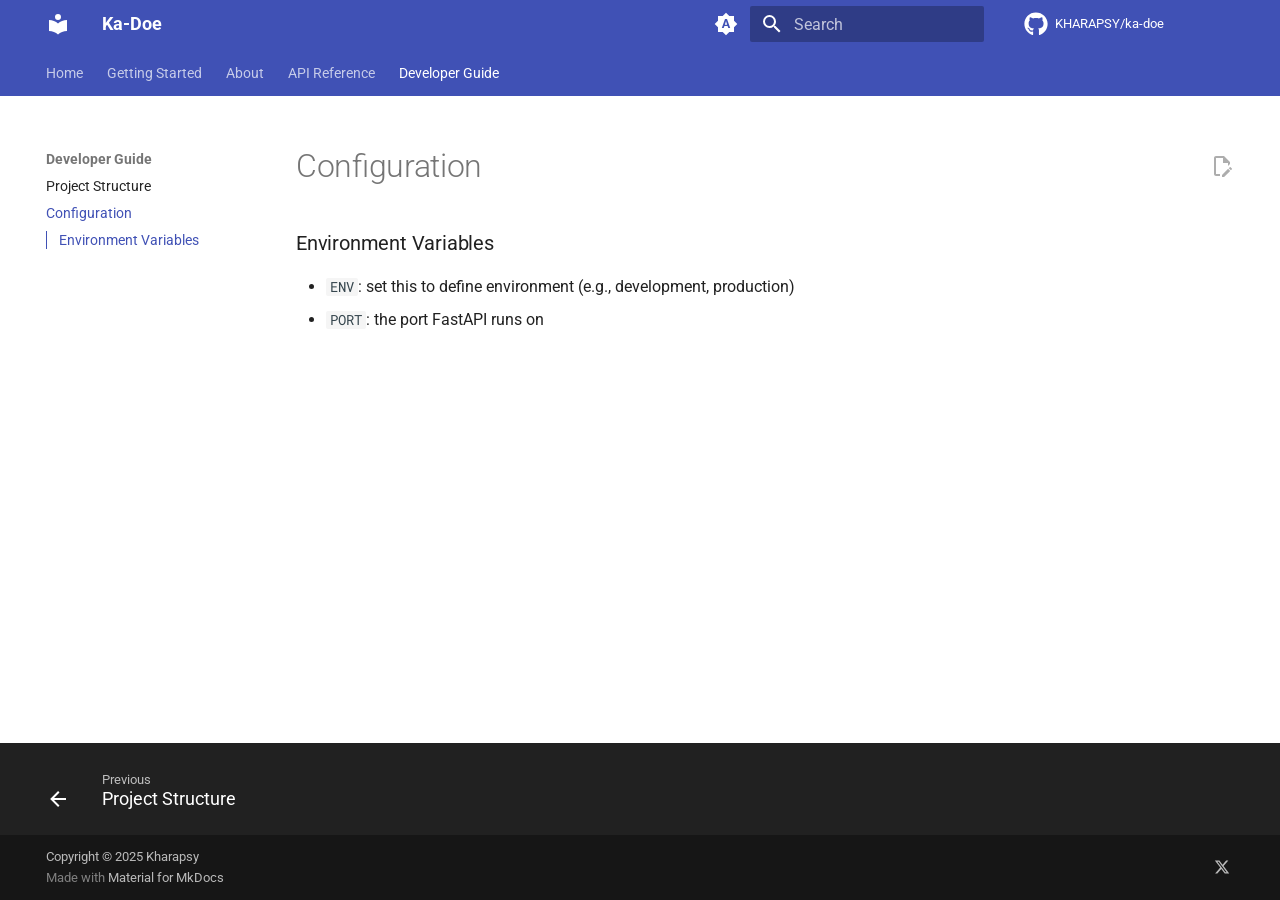
<file: config/index.html>
<!doctype html>
<html lang="en" class="no-js">
  <head>
    
      <meta charset="utf-8">
      <meta name="viewport" content="width=device-width,initial-scale=1">
      
      
      
      
        <link rel="prev" href="../project-structure/">
      
      
      
      <link rel="icon" href="../assets/images/favicon.png">
      <meta name="generator" content="mkdocs-1.6.1, mkdocs-material-9.6.14">
    
    
      
        <title>Configuration - Ka-Doe</title>
      
    
    
      <link rel="stylesheet" href="../assets/stylesheets/main.342714a4.min.css">
      
        
        <link rel="stylesheet" href="../assets/stylesheets/palette.06af60db.min.css">
      
      


    
    
      
    
    
      
        
        
        <link rel="preconnect" href="https://fonts.gstatic.com" crossorigin>
        <link rel="stylesheet" href="https://fonts.googleapis.com/css?family=Roboto:300,300i,400,400i,700,700i%7CRoboto+Mono:400,400i,700,700i&display=fallback">
        <style>:root{--md-text-font:"Roboto";--md-code-font:"Roboto Mono"}</style>
      
    
    
      <link rel="stylesheet" href="../assets/_mkdocstrings.css">
    
    <script>__md_scope=new URL("..",location),__md_hash=e=>[...e].reduce(((e,_)=>(e<<5)-e+_.charCodeAt(0)),0),__md_get=(e,_=localStorage,t=__md_scope)=>JSON.parse(_.getItem(t.pathname+"."+e)),__md_set=(e,_,t=localStorage,a=__md_scope)=>{try{t.setItem(a.pathname+"."+e,JSON.stringify(_))}catch(e){}}</script>
    
      

    
    
    
  </head>
  
  
    
    
      
    
    
    
    
    <body dir="ltr" data-md-color-scheme="default" data-md-color-primary="indigo" data-md-color-accent="indigo">
  
    
    <input class="md-toggle" data-md-toggle="drawer" type="checkbox" id="__drawer" autocomplete="off">
    <input class="md-toggle" data-md-toggle="search" type="checkbox" id="__search" autocomplete="off">
    <label class="md-overlay" for="__drawer"></label>
    <div data-md-component="skip">
      
        
        <a href="#configuration" class="md-skip">
          Skip to content
        </a>
      
    </div>
    <div data-md-component="announce">
      
    </div>
    
    
      

<header class="md-header" data-md-component="header">
  <nav class="md-header__inner md-grid" aria-label="Header">
    <a href=".." title="Ka-Doe" class="md-header__button md-logo" aria-label="Ka-Doe" data-md-component="logo">
      
  
  <svg xmlns="http://www.w3.org/2000/svg" viewBox="0 0 24 24"><path d="M12 8a3 3 0 0 0 3-3 3 3 0 0 0-3-3 3 3 0 0 0-3 3 3 3 0 0 0 3 3m0 3.54C9.64 9.35 6.5 8 3 8v11c3.5 0 6.64 1.35 9 3.54 2.36-2.19 5.5-3.54 9-3.54V8c-3.5 0-6.64 1.35-9 3.54"/></svg>

    </a>
    <label class="md-header__button md-icon" for="__drawer">
      
      <svg xmlns="http://www.w3.org/2000/svg" viewBox="0 0 24 24"><path d="M3 6h18v2H3zm0 5h18v2H3zm0 5h18v2H3z"/></svg>
    </label>
    <div class="md-header__title" data-md-component="header-title">
      <div class="md-header__ellipsis">
        <div class="md-header__topic">
          <span class="md-ellipsis">
            Ka-Doe
          </span>
        </div>
        <div class="md-header__topic" data-md-component="header-topic">
          <span class="md-ellipsis">
            
              Configuration
            
          </span>
        </div>
      </div>
    </div>
    
      
        <form class="md-header__option" data-md-component="palette">
  
    
    
    
    <input class="md-option" data-md-color-media="(prefers-color-scheme)" data-md-color-scheme="default" data-md-color-primary="indigo" data-md-color-accent="indigo"  aria-label="Switch to light mode"  type="radio" name="__palette" id="__palette_0">
    
      <label class="md-header__button md-icon" title="Switch to light mode" for="__palette_1" hidden>
        <svg xmlns="http://www.w3.org/2000/svg" viewBox="0 0 24 24"><path d="m14.3 16-.7-2h-3.2l-.7 2H7.8L11 7h2l3.2 9zM20 8.69V4h-4.69L12 .69 8.69 4H4v4.69L.69 12 4 15.31V20h4.69L12 23.31 15.31 20H20v-4.69L23.31 12zm-9.15 3.96h2.3L12 9z"/></svg>
      </label>
    
  
    
    
    
    <input class="md-option" data-md-color-media="(prefers-color-scheme: light)" data-md-color-scheme="default" data-md-color-primary="indigo" data-md-color-accent="indigo"  aria-label="Switch to dark mode"  type="radio" name="__palette" id="__palette_1">
    
      <label class="md-header__button md-icon" title="Switch to dark mode" for="__palette_2" hidden>
        <svg xmlns="http://www.w3.org/2000/svg" viewBox="0 0 24 24"><path d="M12 8a4 4 0 0 0-4 4 4 4 0 0 0 4 4 4 4 0 0 0 4-4 4 4 0 0 0-4-4m0 10a6 6 0 0 1-6-6 6 6 0 0 1 6-6 6 6 0 0 1 6 6 6 6 0 0 1-6 6m8-9.31V4h-4.69L12 .69 8.69 4H4v4.69L.69 12 4 15.31V20h4.69L12 23.31 15.31 20H20v-4.69L23.31 12z"/></svg>
      </label>
    
  
    
    
    
    <input class="md-option" data-md-color-media="(prefers-color-scheme: dark)" data-md-color-scheme="slate" data-md-color-primary="indigo" data-md-color-accent="indigo"  aria-label="Switch to system preference"  type="radio" name="__palette" id="__palette_2">
    
      <label class="md-header__button md-icon" title="Switch to system preference" for="__palette_0" hidden>
        <svg xmlns="http://www.w3.org/2000/svg" viewBox="0 0 24 24"><path d="M12 18c-.89 0-1.74-.2-2.5-.55C11.56 16.5 13 14.42 13 12s-1.44-4.5-3.5-5.45C10.26 6.2 11.11 6 12 6a6 6 0 0 1 6 6 6 6 0 0 1-6 6m8-9.31V4h-4.69L12 .69 8.69 4H4v4.69L.69 12 4 15.31V20h4.69L12 23.31 15.31 20H20v-4.69L23.31 12z"/></svg>
      </label>
    
  
</form>
      
    
    
      <script>var palette=__md_get("__palette");if(palette&&palette.color){if("(prefers-color-scheme)"===palette.color.media){var media=matchMedia("(prefers-color-scheme: light)"),input=document.querySelector(media.matches?"[data-md-color-media='(prefers-color-scheme: light)']":"[data-md-color-media='(prefers-color-scheme: dark)']");palette.color.media=input.getAttribute("data-md-color-media"),palette.color.scheme=input.getAttribute("data-md-color-scheme"),palette.color.primary=input.getAttribute("data-md-color-primary"),palette.color.accent=input.getAttribute("data-md-color-accent")}for(var[key,value]of Object.entries(palette.color))document.body.setAttribute("data-md-color-"+key,value)}</script>
    
    
    
      
      
        <label class="md-header__button md-icon" for="__search">
          
          <svg xmlns="http://www.w3.org/2000/svg" viewBox="0 0 24 24"><path d="M9.5 3A6.5 6.5 0 0 1 16 9.5c0 1.61-.59 3.09-1.56 4.23l.27.27h.79l5 5-1.5 1.5-5-5v-.79l-.27-.27A6.52 6.52 0 0 1 9.5 16 6.5 6.5 0 0 1 3 9.5 6.5 6.5 0 0 1 9.5 3m0 2C7 5 5 7 5 9.5S7 14 9.5 14 14 12 14 9.5 12 5 9.5 5"/></svg>
        </label>
        <div class="md-search" data-md-component="search" role="dialog">
  <label class="md-search__overlay" for="__search"></label>
  <div class="md-search__inner" role="search">
    <form class="md-search__form" name="search">
      <input type="text" class="md-search__input" name="query" aria-label="Search" placeholder="Search" autocapitalize="off" autocorrect="off" autocomplete="off" spellcheck="false" data-md-component="search-query" required>
      <label class="md-search__icon md-icon" for="__search">
        
        <svg xmlns="http://www.w3.org/2000/svg" viewBox="0 0 24 24"><path d="M9.5 3A6.5 6.5 0 0 1 16 9.5c0 1.61-.59 3.09-1.56 4.23l.27.27h.79l5 5-1.5 1.5-5-5v-.79l-.27-.27A6.52 6.52 0 0 1 9.5 16 6.5 6.5 0 0 1 3 9.5 6.5 6.5 0 0 1 9.5 3m0 2C7 5 5 7 5 9.5S7 14 9.5 14 14 12 14 9.5 12 5 9.5 5"/></svg>
        
        <svg xmlns="http://www.w3.org/2000/svg" viewBox="0 0 24 24"><path d="M20 11v2H8l5.5 5.5-1.42 1.42L4.16 12l7.92-7.92L13.5 5.5 8 11z"/></svg>
      </label>
      <nav class="md-search__options" aria-label="Search">
        
        <button type="reset" class="md-search__icon md-icon" title="Clear" aria-label="Clear" tabindex="-1">
          
          <svg xmlns="http://www.w3.org/2000/svg" viewBox="0 0 24 24"><path d="M19 6.41 17.59 5 12 10.59 6.41 5 5 6.41 10.59 12 5 17.59 6.41 19 12 13.41 17.59 19 19 17.59 13.41 12z"/></svg>
        </button>
      </nav>
      
    </form>
    <div class="md-search__output">
      <div class="md-search__scrollwrap" tabindex="0" data-md-scrollfix>
        <div class="md-search-result" data-md-component="search-result">
          <div class="md-search-result__meta">
            Initializing search
          </div>
          <ol class="md-search-result__list" role="presentation"></ol>
        </div>
      </div>
    </div>
  </div>
</div>
      
    
    
      <div class="md-header__source">
        <a href="https://github.com/KHARAPSY/ka-doe" title="Go to repository" class="md-source" data-md-component="source">
  <div class="md-source__icon md-icon">
    
    <svg xmlns="http://www.w3.org/2000/svg" viewBox="0 0 496 512"><!--! Font Awesome Free 6.7.2 by @fontawesome - https://fontawesome.com License - https://fontawesome.com/license/free (Icons: CC BY 4.0, Fonts: SIL OFL 1.1, Code: MIT License) Copyright 2024 Fonticons, Inc.--><path d="M165.9 397.4c0 2-2.3 3.6-5.2 3.6-3.3.3-5.6-1.3-5.6-3.6 0-2 2.3-3.6 5.2-3.6 3-.3 5.6 1.3 5.6 3.6m-31.1-4.5c-.7 2 1.3 4.3 4.3 4.9 2.6 1 5.6 0 6.2-2s-1.3-4.3-4.3-5.2c-2.6-.7-5.5.3-6.2 2.3m44.2-1.7c-2.9.7-4.9 2.6-4.6 4.9.3 2 2.9 3.3 5.9 2.6 2.9-.7 4.9-2.6 4.6-4.6-.3-1.9-3-3.2-5.9-2.9M244.8 8C106.1 8 0 113.3 0 252c0 110.9 69.8 205.8 169.5 239.2 12.8 2.3 17.3-5.6 17.3-12.1 0-6.2-.3-40.4-.3-61.4 0 0-70 15-84.7-29.8 0 0-11.4-29.1-27.8-36.6 0 0-22.9-15.7 1.6-15.4 0 0 24.9 2 38.6 25.8 21.9 38.6 58.6 27.5 72.9 20.9 2.3-16 8.8-27.1 16-33.7-55.9-6.2-112.3-14.3-112.3-110.5 0-27.5 7.6-41.3 23.6-58.9-2.6-6.5-11.1-33.3 2.6-67.9 20.9-6.5 69 27 69 27 20-5.6 41.5-8.5 62.8-8.5s42.8 2.9 62.8 8.5c0 0 48.1-33.6 69-27 13.7 34.7 5.2 61.4 2.6 67.9 16 17.7 25.8 31.5 25.8 58.9 0 96.5-58.9 104.2-114.8 110.5 9.2 7.9 17 22.9 17 46.4 0 33.7-.3 75.4-.3 83.6 0 6.5 4.6 14.4 17.3 12.1C428.2 457.8 496 362.9 496 252 496 113.3 383.5 8 244.8 8M97.2 352.9c-1.3 1-1 3.3.7 5.2 1.6 1.6 3.9 2.3 5.2 1 1.3-1 1-3.3-.7-5.2-1.6-1.6-3.9-2.3-5.2-1m-10.8-8.1c-.7 1.3.3 2.9 2.3 3.9 1.6 1 3.6.7 4.3-.7.7-1.3-.3-2.9-2.3-3.9-2-.6-3.6-.3-4.3.7m32.4 35.6c-1.6 1.3-1 4.3 1.3 6.2 2.3 2.3 5.2 2.6 6.5 1 1.3-1.3.7-4.3-1.3-6.2-2.2-2.3-5.2-2.6-6.5-1m-11.4-14.7c-1.6 1-1.6 3.6 0 5.9s4.3 3.3 5.6 2.3c1.6-1.3 1.6-3.9 0-6.2-1.4-2.3-4-3.3-5.6-2"/></svg>
  </div>
  <div class="md-source__repository">
    KHARAPSY/ka-doe
  </div>
</a>
      </div>
    
  </nav>
  
</header>
    
    <div class="md-container" data-md-component="container">
      
      
        
          
            
<nav class="md-tabs" aria-label="Tabs" data-md-component="tabs">
  <div class="md-grid">
    <ul class="md-tabs__list">
      
        
  
  
  
  
    <li class="md-tabs__item">
      <a href=".." class="md-tabs__link">
        
  
  
    
  
  Home

      </a>
    </li>
  

      
        
  
  
  
  
    
    
      <li class="md-tabs__item">
        <a href="../getting-started/" class="md-tabs__link">
          
  
  
  Getting Started

        </a>
      </li>
    
  

      
        
  
  
  
  
    <li class="md-tabs__item">
      <a href="../about/" class="md-tabs__link">
        
  
  
    
  
  About

      </a>
    </li>
  

      
        
  
  
  
  
    
    
      <li class="md-tabs__item">
        <a href="../api-intro/" class="md-tabs__link">
          
  
  
  API Reference

        </a>
      </li>
    
  

      
        
  
  
  
    
  
  
    
    
      <li class="md-tabs__item md-tabs__item--active">
        <a href="../project-structure/" class="md-tabs__link">
          
  
  
  Developer Guide

        </a>
      </li>
    
  

      
    </ul>
  </div>
</nav>
          
        
      
      <main class="md-main" data-md-component="main">
        <div class="md-main__inner md-grid">
          
            
              
              <div class="md-sidebar md-sidebar--primary" data-md-component="sidebar" data-md-type="navigation" >
                <div class="md-sidebar__scrollwrap">
                  <div class="md-sidebar__inner">
                    


  


  

<nav class="md-nav md-nav--primary md-nav--lifted md-nav--integrated" aria-label="Navigation" data-md-level="0">
  <label class="md-nav__title" for="__drawer">
    <a href=".." title="Ka-Doe" class="md-nav__button md-logo" aria-label="Ka-Doe" data-md-component="logo">
      
  
  <svg xmlns="http://www.w3.org/2000/svg" viewBox="0 0 24 24"><path d="M12 8a3 3 0 0 0 3-3 3 3 0 0 0-3-3 3 3 0 0 0-3 3 3 3 0 0 0 3 3m0 3.54C9.64 9.35 6.5 8 3 8v11c3.5 0 6.64 1.35 9 3.54 2.36-2.19 5.5-3.54 9-3.54V8c-3.5 0-6.64 1.35-9 3.54"/></svg>

    </a>
    Ka-Doe
  </label>
  
    <div class="md-nav__source">
      <a href="https://github.com/KHARAPSY/ka-doe" title="Go to repository" class="md-source" data-md-component="source">
  <div class="md-source__icon md-icon">
    
    <svg xmlns="http://www.w3.org/2000/svg" viewBox="0 0 496 512"><!--! Font Awesome Free 6.7.2 by @fontawesome - https://fontawesome.com License - https://fontawesome.com/license/free (Icons: CC BY 4.0, Fonts: SIL OFL 1.1, Code: MIT License) Copyright 2024 Fonticons, Inc.--><path d="M165.9 397.4c0 2-2.3 3.6-5.2 3.6-3.3.3-5.6-1.3-5.6-3.6 0-2 2.3-3.6 5.2-3.6 3-.3 5.6 1.3 5.6 3.6m-31.1-4.5c-.7 2 1.3 4.3 4.3 4.9 2.6 1 5.6 0 6.2-2s-1.3-4.3-4.3-5.2c-2.6-.7-5.5.3-6.2 2.3m44.2-1.7c-2.9.7-4.9 2.6-4.6 4.9.3 2 2.9 3.3 5.9 2.6 2.9-.7 4.9-2.6 4.6-4.6-.3-1.9-3-3.2-5.9-2.9M244.8 8C106.1 8 0 113.3 0 252c0 110.9 69.8 205.8 169.5 239.2 12.8 2.3 17.3-5.6 17.3-12.1 0-6.2-.3-40.4-.3-61.4 0 0-70 15-84.7-29.8 0 0-11.4-29.1-27.8-36.6 0 0-22.9-15.7 1.6-15.4 0 0 24.9 2 38.6 25.8 21.9 38.6 58.6 27.5 72.9 20.9 2.3-16 8.8-27.1 16-33.7-55.9-6.2-112.3-14.3-112.3-110.5 0-27.5 7.6-41.3 23.6-58.9-2.6-6.5-11.1-33.3 2.6-67.9 20.9-6.5 69 27 69 27 20-5.6 41.5-8.5 62.8-8.5s42.8 2.9 62.8 8.5c0 0 48.1-33.6 69-27 13.7 34.7 5.2 61.4 2.6 67.9 16 17.7 25.8 31.5 25.8 58.9 0 96.5-58.9 104.2-114.8 110.5 9.2 7.9 17 22.9 17 46.4 0 33.7-.3 75.4-.3 83.6 0 6.5 4.6 14.4 17.3 12.1C428.2 457.8 496 362.9 496 252 496 113.3 383.5 8 244.8 8M97.2 352.9c-1.3 1-1 3.3.7 5.2 1.6 1.6 3.9 2.3 5.2 1 1.3-1 1-3.3-.7-5.2-1.6-1.6-3.9-2.3-5.2-1m-10.8-8.1c-.7 1.3.3 2.9 2.3 3.9 1.6 1 3.6.7 4.3-.7.7-1.3-.3-2.9-2.3-3.9-2-.6-3.6-.3-4.3.7m32.4 35.6c-1.6 1.3-1 4.3 1.3 6.2 2.3 2.3 5.2 2.6 6.5 1 1.3-1.3.7-4.3-1.3-6.2-2.2-2.3-5.2-2.6-6.5-1m-11.4-14.7c-1.6 1-1.6 3.6 0 5.9s4.3 3.3 5.6 2.3c1.6-1.3 1.6-3.9 0-6.2-1.4-2.3-4-3.3-5.6-2"/></svg>
  </div>
  <div class="md-source__repository">
    KHARAPSY/ka-doe
  </div>
</a>
    </div>
  
  <ul class="md-nav__list" data-md-scrollfix>
    
      
      
  
  
  
  
    <li class="md-nav__item">
      <a href=".." class="md-nav__link">
        
  
  
  <span class="md-ellipsis">
    Home
    
  </span>
  

      </a>
    </li>
  

    
      
      
  
  
  
  
    
    
    
    
      
      
        
      
    
    
    <li class="md-nav__item md-nav__item--nested">
      
        
        
        <input class="md-nav__toggle md-toggle " type="checkbox" id="__nav_2" >
        
          
          <label class="md-nav__link" for="__nav_2" id="__nav_2_label" tabindex="0">
            
  
  
  <span class="md-ellipsis">
    Getting Started
    
  </span>
  

            <span class="md-nav__icon md-icon"></span>
          </label>
        
        <nav class="md-nav" data-md-level="1" aria-labelledby="__nav_2_label" aria-expanded="false">
          <label class="md-nav__title" for="__nav_2">
            <span class="md-nav__icon md-icon"></span>
            Getting Started
          </label>
          <ul class="md-nav__list" data-md-scrollfix>
            
              
                
  
  
  
  
    <li class="md-nav__item">
      <a href="../getting-started/" class="md-nav__link">
        
  
  
  <span class="md-ellipsis">
    Overview
    
  </span>
  

      </a>
    </li>
  

              
            
          </ul>
        </nav>
      
    </li>
  

    
      
      
  
  
  
  
    <li class="md-nav__item">
      <a href="../about/" class="md-nav__link">
        
  
  
  <span class="md-ellipsis">
    About
    
  </span>
  

      </a>
    </li>
  

    
      
      
  
  
  
  
    
    
    
    
      
      
        
      
    
    
    <li class="md-nav__item md-nav__item--nested">
      
        
        
        <input class="md-nav__toggle md-toggle " type="checkbox" id="__nav_4" >
        
          
          <label class="md-nav__link" for="__nav_4" id="__nav_4_label" tabindex="0">
            
  
  
  <span class="md-ellipsis">
    API Reference
    
  </span>
  

            <span class="md-nav__icon md-icon"></span>
          </label>
        
        <nav class="md-nav" data-md-level="1" aria-labelledby="__nav_4_label" aria-expanded="false">
          <label class="md-nav__title" for="__nav_4">
            <span class="md-nav__icon md-icon"></span>
            API Reference
          </label>
          <ul class="md-nav__list" data-md-scrollfix>
            
              
                
  
  
  
  
    <li class="md-nav__item">
      <a href="../api-intro/" class="md-nav__link">
        
  
  
  <span class="md-ellipsis">
    Introduction
    
  </span>
  

      </a>
    </li>
  

              
            
              
                
  
  
  
  
    <li class="md-nav__item">
      <a href="../endpoints/" class="md-nav__link">
        
  
  
  <span class="md-ellipsis">
    Endpoints
    
  </span>
  

      </a>
    </li>
  

              
            
          </ul>
        </nav>
      
    </li>
  

    
      
      
  
  
    
  
  
  
    
    
    
    
      
        
        
      
      
        
      
    
    
    <li class="md-nav__item md-nav__item--active md-nav__item--section md-nav__item--nested">
      
        
        
        <input class="md-nav__toggle md-toggle " type="checkbox" id="__nav_5" checked>
        
          
          <label class="md-nav__link" for="__nav_5" id="__nav_5_label" tabindex="">
            
  
  
  <span class="md-ellipsis">
    Developer Guide
    
  </span>
  

            <span class="md-nav__icon md-icon"></span>
          </label>
        
        <nav class="md-nav" data-md-level="1" aria-labelledby="__nav_5_label" aria-expanded="true">
          <label class="md-nav__title" for="__nav_5">
            <span class="md-nav__icon md-icon"></span>
            Developer Guide
          </label>
          <ul class="md-nav__list" data-md-scrollfix>
            
              
                
  
  
  
  
    <li class="md-nav__item">
      <a href="../project-structure/" class="md-nav__link">
        
  
  
  <span class="md-ellipsis">
    Project Structure
    
  </span>
  

      </a>
    </li>
  

              
            
              
                
  
  
    
  
  
  
    <li class="md-nav__item md-nav__item--active">
      
      <input class="md-nav__toggle md-toggle" type="checkbox" id="__toc">
      
      
        
      
      
        <label class="md-nav__link md-nav__link--active" for="__toc">
          
  
  
  <span class="md-ellipsis">
    Configuration
    
  </span>
  

          <span class="md-nav__icon md-icon"></span>
        </label>
      
      <a href="./" class="md-nav__link md-nav__link--active">
        
  
  
  <span class="md-ellipsis">
    Configuration
    
  </span>
  

      </a>
      
        

<nav class="md-nav md-nav--secondary" aria-label="Table of contents">
  
  
  
    
  
  
    <label class="md-nav__title" for="__toc">
      <span class="md-nav__icon md-icon"></span>
      Table of contents
    </label>
    <ul class="md-nav__list" data-md-component="toc" data-md-scrollfix>
      
        <li class="md-nav__item">
  <a href="#environment-variables" class="md-nav__link">
    <span class="md-ellipsis">
      Environment Variables
    </span>
  </a>
  
</li>
      
    </ul>
  
</nav>
      
    </li>
  

              
            
          </ul>
        </nav>
      
    </li>
  

    
  </ul>
</nav>
                  </div>
                </div>
              </div>
            
            
          
          
            <div class="md-content" data-md-component="content">
              <article class="md-content__inner md-typeset">
                
                  


  
    <a href="https://github.com/KHARAPSY/ka-doe/edit/main/docs/config.md" title="Edit this page" class="md-content__button md-icon">
      
      <svg xmlns="http://www.w3.org/2000/svg" viewBox="0 0 24 24"><path d="M10 20H6V4h7v5h5v3.1l2-2V8l-6-6H6c-1.1 0-2 .9-2 2v16c0 1.1.9 2 2 2h4zm10.2-7c.1 0 .3.1.4.2l1.3 1.3c.2.2.2.6 0 .8l-1 1-2.1-2.1 1-1c.1-.1.2-.2.4-.2m0 3.9L14.1 23H12v-2.1l6.1-6.1z"/></svg>
    </a>
  
  


<h1 id="configuration">Configuration</h1>
<h3 id="environment-variables">Environment Variables</h3>
<ul>
<li><code>ENV</code>: set this to define environment (e.g., development, production)</li>
<li><code>PORT</code>: the port FastAPI runs on</li>
</ul>












                
              </article>
            </div>
          
          
<script>var target=document.getElementById(location.hash.slice(1));target&&target.name&&(target.checked=target.name.startsWith("__tabbed_"))</script>
        </div>
        
      </main>
      
        <footer class="md-footer">
  
    
      
      <nav class="md-footer__inner md-grid" aria-label="Footer" >
        
          
          <a href="../project-structure/" class="md-footer__link md-footer__link--prev" aria-label="Previous: Project Structure">
            <div class="md-footer__button md-icon">
              
              <svg xmlns="http://www.w3.org/2000/svg" viewBox="0 0 24 24"><path d="M20 11v2H8l5.5 5.5-1.42 1.42L4.16 12l7.92-7.92L13.5 5.5 8 11z"/></svg>
            </div>
            <div class="md-footer__title">
              <span class="md-footer__direction">
                Previous
              </span>
              <div class="md-ellipsis">
                Project Structure
              </div>
            </div>
          </a>
        
        
      </nav>
    
  
  <div class="md-footer-meta md-typeset">
    <div class="md-footer-meta__inner md-grid">
      <div class="md-copyright">
  
    <div class="md-copyright__highlight">
      Copyright &copy; 2025 Kharapsy
    </div>
  
  
    Made with
    <a href="https://squidfunk.github.io/mkdocs-material/" target="_blank" rel="noopener">
      Material for MkDocs
    </a>
  
</div>
      
        <div class="md-social">
  
    
    
    
    
    <a href="https://x.com/KHARAPSY" target="_blank" rel="noopener" title="Kharapsy on X" class="md-social__link">
      <svg xmlns="http://www.w3.org/2000/svg" viewBox="0 0 512 512"><!--! Font Awesome Free 6.7.2 by @fontawesome - https://fontawesome.com License - https://fontawesome.com/license/free (Icons: CC BY 4.0, Fonts: SIL OFL 1.1, Code: MIT License) Copyright 2024 Fonticons, Inc.--><path d="M389.2 48h70.6L305.6 224.2 487 464H345L233.7 318.6 106.5 464H35.8l164.9-188.5L26.8 48h145.6l100.5 132.9zm-24.8 373.8h39.1L151.1 88h-42z"/></svg>
    </a>
  
</div>
      
    </div>
  </div>
</footer>
      
    </div>
    <div class="md-dialog" data-md-component="dialog">
      <div class="md-dialog__inner md-typeset"></div>
    </div>
    
    
    
      
      <script id="__config" type="application/json">{"base": "..", "features": ["header.autohide", "navigation.instant", "navigation.tabs", "navigation.sections", "navigation.footer", "search.highlight", "content.code.copy", "content.code.select", "content.action.edit", "toc.integrate"], "search": "../assets/javascripts/workers/search.d50fe291.min.js", "tags": null, "translations": {"clipboard.copied": "Copied to clipboard", "clipboard.copy": "Copy to clipboard", "search.result.more.one": "1 more on this page", "search.result.more.other": "# more on this page", "search.result.none": "No matching documents", "search.result.one": "1 matching document", "search.result.other": "# matching documents", "search.result.placeholder": "Type to start searching", "search.result.term.missing": "Missing", "select.version": "Select version"}, "version": null}</script>
    
    
      <script src="../assets/javascripts/bundle.13a4f30d.min.js"></script>
      
    
  </body>
</html>
</file>
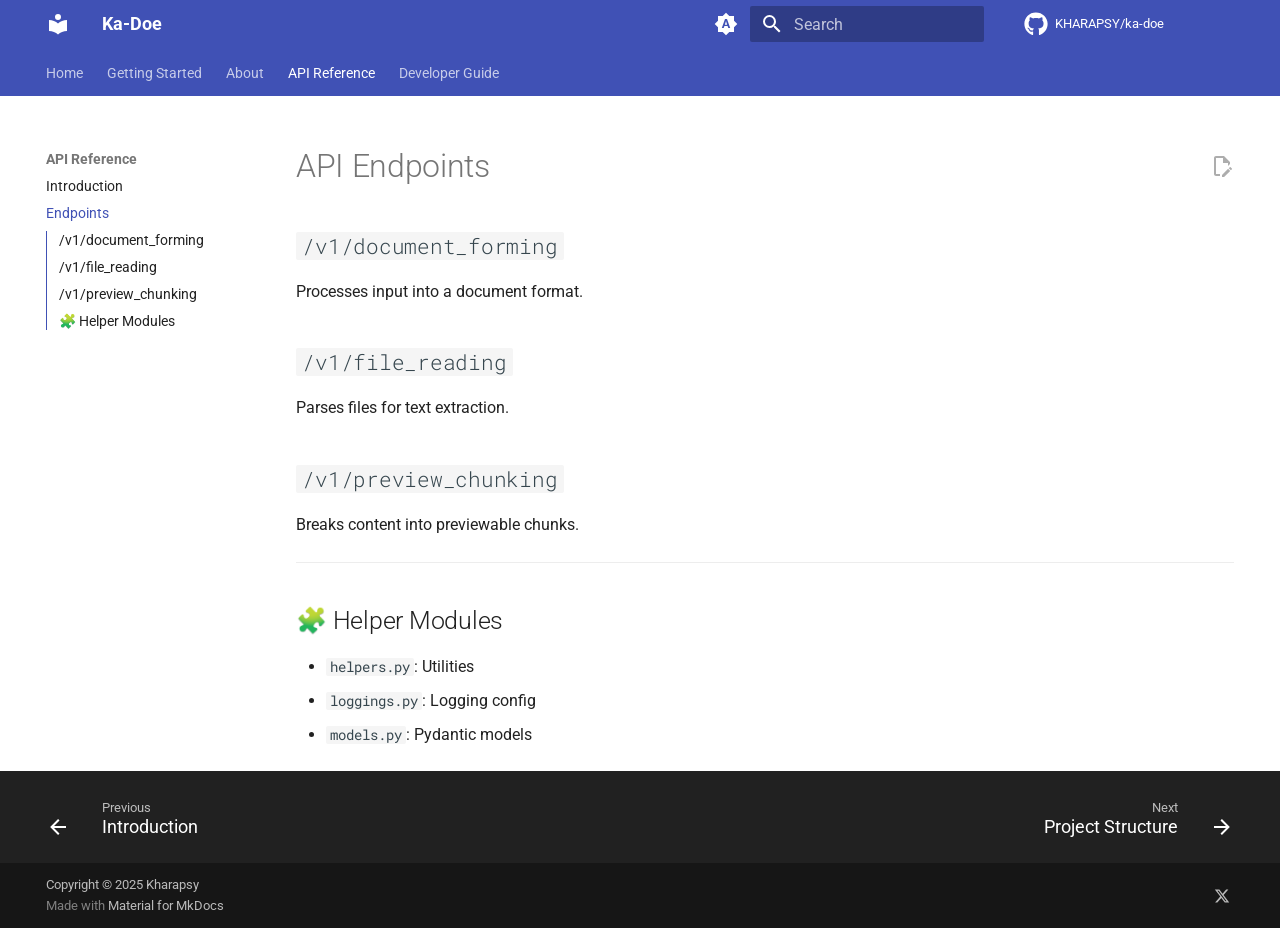
<file: endpoints/index.html>
<!doctype html>
<html lang="en" class="no-js">
  <head>
    
      <meta charset="utf-8">
      <meta name="viewport" content="width=device-width,initial-scale=1">
      
      
      
      
        <link rel="prev" href="../api-intro/">
      
      
        <link rel="next" href="../project-structure/">
      
      
      <link rel="icon" href="../assets/images/favicon.png">
      <meta name="generator" content="mkdocs-1.6.1, mkdocs-material-9.6.14">
    
    
      
        <title>Endpoints - Ka-Doe</title>
      
    
    
      <link rel="stylesheet" href="../assets/stylesheets/main.342714a4.min.css">
      
        
        <link rel="stylesheet" href="../assets/stylesheets/palette.06af60db.min.css">
      
      


    
    
      
    
    
      
        
        
        <link rel="preconnect" href="https://fonts.gstatic.com" crossorigin>
        <link rel="stylesheet" href="https://fonts.googleapis.com/css?family=Roboto:300,300i,400,400i,700,700i%7CRoboto+Mono:400,400i,700,700i&display=fallback">
        <style>:root{--md-text-font:"Roboto";--md-code-font:"Roboto Mono"}</style>
      
    
    
      <link rel="stylesheet" href="../assets/_mkdocstrings.css">
    
    <script>__md_scope=new URL("..",location),__md_hash=e=>[...e].reduce(((e,_)=>(e<<5)-e+_.charCodeAt(0)),0),__md_get=(e,_=localStorage,t=__md_scope)=>JSON.parse(_.getItem(t.pathname+"."+e)),__md_set=(e,_,t=localStorage,a=__md_scope)=>{try{t.setItem(a.pathname+"."+e,JSON.stringify(_))}catch(e){}}</script>
    
      

    
    
    
  </head>
  
  
    
    
      
    
    
    
    
    <body dir="ltr" data-md-color-scheme="default" data-md-color-primary="indigo" data-md-color-accent="indigo">
  
    
    <input class="md-toggle" data-md-toggle="drawer" type="checkbox" id="__drawer" autocomplete="off">
    <input class="md-toggle" data-md-toggle="search" type="checkbox" id="__search" autocomplete="off">
    <label class="md-overlay" for="__drawer"></label>
    <div data-md-component="skip">
      
        
        <a href="#api-endpoints" class="md-skip">
          Skip to content
        </a>
      
    </div>
    <div data-md-component="announce">
      
    </div>
    
    
      

<header class="md-header" data-md-component="header">
  <nav class="md-header__inner md-grid" aria-label="Header">
    <a href=".." title="Ka-Doe" class="md-header__button md-logo" aria-label="Ka-Doe" data-md-component="logo">
      
  
  <svg xmlns="http://www.w3.org/2000/svg" viewBox="0 0 24 24"><path d="M12 8a3 3 0 0 0 3-3 3 3 0 0 0-3-3 3 3 0 0 0-3 3 3 3 0 0 0 3 3m0 3.54C9.64 9.35 6.5 8 3 8v11c3.5 0 6.64 1.35 9 3.54 2.36-2.19 5.5-3.54 9-3.54V8c-3.5 0-6.64 1.35-9 3.54"/></svg>

    </a>
    <label class="md-header__button md-icon" for="__drawer">
      
      <svg xmlns="http://www.w3.org/2000/svg" viewBox="0 0 24 24"><path d="M3 6h18v2H3zm0 5h18v2H3zm0 5h18v2H3z"/></svg>
    </label>
    <div class="md-header__title" data-md-component="header-title">
      <div class="md-header__ellipsis">
        <div class="md-header__topic">
          <span class="md-ellipsis">
            Ka-Doe
          </span>
        </div>
        <div class="md-header__topic" data-md-component="header-topic">
          <span class="md-ellipsis">
            
              Endpoints
            
          </span>
        </div>
      </div>
    </div>
    
      
        <form class="md-header__option" data-md-component="palette">
  
    
    
    
    <input class="md-option" data-md-color-media="(prefers-color-scheme)" data-md-color-scheme="default" data-md-color-primary="indigo" data-md-color-accent="indigo"  aria-label="Switch to light mode"  type="radio" name="__palette" id="__palette_0">
    
      <label class="md-header__button md-icon" title="Switch to light mode" for="__palette_1" hidden>
        <svg xmlns="http://www.w3.org/2000/svg" viewBox="0 0 24 24"><path d="m14.3 16-.7-2h-3.2l-.7 2H7.8L11 7h2l3.2 9zM20 8.69V4h-4.69L12 .69 8.69 4H4v4.69L.69 12 4 15.31V20h4.69L12 23.31 15.31 20H20v-4.69L23.31 12zm-9.15 3.96h2.3L12 9z"/></svg>
      </label>
    
  
    
    
    
    <input class="md-option" data-md-color-media="(prefers-color-scheme: light)" data-md-color-scheme="default" data-md-color-primary="indigo" data-md-color-accent="indigo"  aria-label="Switch to dark mode"  type="radio" name="__palette" id="__palette_1">
    
      <label class="md-header__button md-icon" title="Switch to dark mode" for="__palette_2" hidden>
        <svg xmlns="http://www.w3.org/2000/svg" viewBox="0 0 24 24"><path d="M12 8a4 4 0 0 0-4 4 4 4 0 0 0 4 4 4 4 0 0 0 4-4 4 4 0 0 0-4-4m0 10a6 6 0 0 1-6-6 6 6 0 0 1 6-6 6 6 0 0 1 6 6 6 6 0 0 1-6 6m8-9.31V4h-4.69L12 .69 8.69 4H4v4.69L.69 12 4 15.31V20h4.69L12 23.31 15.31 20H20v-4.69L23.31 12z"/></svg>
      </label>
    
  
    
    
    
    <input class="md-option" data-md-color-media="(prefers-color-scheme: dark)" data-md-color-scheme="slate" data-md-color-primary="indigo" data-md-color-accent="indigo"  aria-label="Switch to system preference"  type="radio" name="__palette" id="__palette_2">
    
      <label class="md-header__button md-icon" title="Switch to system preference" for="__palette_0" hidden>
        <svg xmlns="http://www.w3.org/2000/svg" viewBox="0 0 24 24"><path d="M12 18c-.89 0-1.74-.2-2.5-.55C11.56 16.5 13 14.42 13 12s-1.44-4.5-3.5-5.45C10.26 6.2 11.11 6 12 6a6 6 0 0 1 6 6 6 6 0 0 1-6 6m8-9.31V4h-4.69L12 .69 8.69 4H4v4.69L.69 12 4 15.31V20h4.69L12 23.31 15.31 20H20v-4.69L23.31 12z"/></svg>
      </label>
    
  
</form>
      
    
    
      <script>var palette=__md_get("__palette");if(palette&&palette.color){if("(prefers-color-scheme)"===palette.color.media){var media=matchMedia("(prefers-color-scheme: light)"),input=document.querySelector(media.matches?"[data-md-color-media='(prefers-color-scheme: light)']":"[data-md-color-media='(prefers-color-scheme: dark)']");palette.color.media=input.getAttribute("data-md-color-media"),palette.color.scheme=input.getAttribute("data-md-color-scheme"),palette.color.primary=input.getAttribute("data-md-color-primary"),palette.color.accent=input.getAttribute("data-md-color-accent")}for(var[key,value]of Object.entries(palette.color))document.body.setAttribute("data-md-color-"+key,value)}</script>
    
    
    
      
      
        <label class="md-header__button md-icon" for="__search">
          
          <svg xmlns="http://www.w3.org/2000/svg" viewBox="0 0 24 24"><path d="M9.5 3A6.5 6.5 0 0 1 16 9.5c0 1.61-.59 3.09-1.56 4.23l.27.27h.79l5 5-1.5 1.5-5-5v-.79l-.27-.27A6.52 6.52 0 0 1 9.5 16 6.5 6.5 0 0 1 3 9.5 6.5 6.5 0 0 1 9.5 3m0 2C7 5 5 7 5 9.5S7 14 9.5 14 14 12 14 9.5 12 5 9.5 5"/></svg>
        </label>
        <div class="md-search" data-md-component="search" role="dialog">
  <label class="md-search__overlay" for="__search"></label>
  <div class="md-search__inner" role="search">
    <form class="md-search__form" name="search">
      <input type="text" class="md-search__input" name="query" aria-label="Search" placeholder="Search" autocapitalize="off" autocorrect="off" autocomplete="off" spellcheck="false" data-md-component="search-query" required>
      <label class="md-search__icon md-icon" for="__search">
        
        <svg xmlns="http://www.w3.org/2000/svg" viewBox="0 0 24 24"><path d="M9.5 3A6.5 6.5 0 0 1 16 9.5c0 1.61-.59 3.09-1.56 4.23l.27.27h.79l5 5-1.5 1.5-5-5v-.79l-.27-.27A6.52 6.52 0 0 1 9.5 16 6.5 6.5 0 0 1 3 9.5 6.5 6.5 0 0 1 9.5 3m0 2C7 5 5 7 5 9.5S7 14 9.5 14 14 12 14 9.5 12 5 9.5 5"/></svg>
        
        <svg xmlns="http://www.w3.org/2000/svg" viewBox="0 0 24 24"><path d="M20 11v2H8l5.5 5.5-1.42 1.42L4.16 12l7.92-7.92L13.5 5.5 8 11z"/></svg>
      </label>
      <nav class="md-search__options" aria-label="Search">
        
        <button type="reset" class="md-search__icon md-icon" title="Clear" aria-label="Clear" tabindex="-1">
          
          <svg xmlns="http://www.w3.org/2000/svg" viewBox="0 0 24 24"><path d="M19 6.41 17.59 5 12 10.59 6.41 5 5 6.41 10.59 12 5 17.59 6.41 19 12 13.41 17.59 19 19 17.59 13.41 12z"/></svg>
        </button>
      </nav>
      
    </form>
    <div class="md-search__output">
      <div class="md-search__scrollwrap" tabindex="0" data-md-scrollfix>
        <div class="md-search-result" data-md-component="search-result">
          <div class="md-search-result__meta">
            Initializing search
          </div>
          <ol class="md-search-result__list" role="presentation"></ol>
        </div>
      </div>
    </div>
  </div>
</div>
      
    
    
      <div class="md-header__source">
        <a href="https://github.com/KHARAPSY/ka-doe" title="Go to repository" class="md-source" data-md-component="source">
  <div class="md-source__icon md-icon">
    
    <svg xmlns="http://www.w3.org/2000/svg" viewBox="0 0 496 512"><!--! Font Awesome Free 6.7.2 by @fontawesome - https://fontawesome.com License - https://fontawesome.com/license/free (Icons: CC BY 4.0, Fonts: SIL OFL 1.1, Code: MIT License) Copyright 2024 Fonticons, Inc.--><path d="M165.9 397.4c0 2-2.3 3.6-5.2 3.6-3.3.3-5.6-1.3-5.6-3.6 0-2 2.3-3.6 5.2-3.6 3-.3 5.6 1.3 5.6 3.6m-31.1-4.5c-.7 2 1.3 4.3 4.3 4.9 2.6 1 5.6 0 6.2-2s-1.3-4.3-4.3-5.2c-2.6-.7-5.5.3-6.2 2.3m44.2-1.7c-2.9.7-4.9 2.6-4.6 4.9.3 2 2.9 3.3 5.9 2.6 2.9-.7 4.9-2.6 4.6-4.6-.3-1.9-3-3.2-5.9-2.9M244.8 8C106.1 8 0 113.3 0 252c0 110.9 69.8 205.8 169.5 239.2 12.8 2.3 17.3-5.6 17.3-12.1 0-6.2-.3-40.4-.3-61.4 0 0-70 15-84.7-29.8 0 0-11.4-29.1-27.8-36.6 0 0-22.9-15.7 1.6-15.4 0 0 24.9 2 38.6 25.8 21.9 38.6 58.6 27.5 72.9 20.9 2.3-16 8.8-27.1 16-33.7-55.9-6.2-112.3-14.3-112.3-110.5 0-27.5 7.6-41.3 23.6-58.9-2.6-6.5-11.1-33.3 2.6-67.9 20.9-6.5 69 27 69 27 20-5.6 41.5-8.5 62.8-8.5s42.8 2.9 62.8 8.5c0 0 48.1-33.6 69-27 13.7 34.7 5.2 61.4 2.6 67.9 16 17.7 25.8 31.5 25.8 58.9 0 96.5-58.9 104.2-114.8 110.5 9.2 7.9 17 22.9 17 46.4 0 33.7-.3 75.4-.3 83.6 0 6.5 4.6 14.4 17.3 12.1C428.2 457.8 496 362.9 496 252 496 113.3 383.5 8 244.8 8M97.2 352.9c-1.3 1-1 3.3.7 5.2 1.6 1.6 3.9 2.3 5.2 1 1.3-1 1-3.3-.7-5.2-1.6-1.6-3.9-2.3-5.2-1m-10.8-8.1c-.7 1.3.3 2.9 2.3 3.9 1.6 1 3.6.7 4.3-.7.7-1.3-.3-2.9-2.3-3.9-2-.6-3.6-.3-4.3.7m32.4 35.6c-1.6 1.3-1 4.3 1.3 6.2 2.3 2.3 5.2 2.6 6.5 1 1.3-1.3.7-4.3-1.3-6.2-2.2-2.3-5.2-2.6-6.5-1m-11.4-14.7c-1.6 1-1.6 3.6 0 5.9s4.3 3.3 5.6 2.3c1.6-1.3 1.6-3.9 0-6.2-1.4-2.3-4-3.3-5.6-2"/></svg>
  </div>
  <div class="md-source__repository">
    KHARAPSY/ka-doe
  </div>
</a>
      </div>
    
  </nav>
  
</header>
    
    <div class="md-container" data-md-component="container">
      
      
        
          
            
<nav class="md-tabs" aria-label="Tabs" data-md-component="tabs">
  <div class="md-grid">
    <ul class="md-tabs__list">
      
        
  
  
  
  
    <li class="md-tabs__item">
      <a href=".." class="md-tabs__link">
        
  
  
    
  
  Home

      </a>
    </li>
  

      
        
  
  
  
  
    
    
      <li class="md-tabs__item">
        <a href="../getting-started/" class="md-tabs__link">
          
  
  
  Getting Started

        </a>
      </li>
    
  

      
        
  
  
  
  
    <li class="md-tabs__item">
      <a href="../about/" class="md-tabs__link">
        
  
  
    
  
  About

      </a>
    </li>
  

      
        
  
  
  
    
  
  
    
    
      <li class="md-tabs__item md-tabs__item--active">
        <a href="../api-intro/" class="md-tabs__link">
          
  
  
  API Reference

        </a>
      </li>
    
  

      
        
  
  
  
  
    
    
      <li class="md-tabs__item">
        <a href="../project-structure/" class="md-tabs__link">
          
  
  
  Developer Guide

        </a>
      </li>
    
  

      
    </ul>
  </div>
</nav>
          
        
      
      <main class="md-main" data-md-component="main">
        <div class="md-main__inner md-grid">
          
            
              
              <div class="md-sidebar md-sidebar--primary" data-md-component="sidebar" data-md-type="navigation" >
                <div class="md-sidebar__scrollwrap">
                  <div class="md-sidebar__inner">
                    


  


  

<nav class="md-nav md-nav--primary md-nav--lifted md-nav--integrated" aria-label="Navigation" data-md-level="0">
  <label class="md-nav__title" for="__drawer">
    <a href=".." title="Ka-Doe" class="md-nav__button md-logo" aria-label="Ka-Doe" data-md-component="logo">
      
  
  <svg xmlns="http://www.w3.org/2000/svg" viewBox="0 0 24 24"><path d="M12 8a3 3 0 0 0 3-3 3 3 0 0 0-3-3 3 3 0 0 0-3 3 3 3 0 0 0 3 3m0 3.54C9.64 9.35 6.5 8 3 8v11c3.5 0 6.64 1.35 9 3.54 2.36-2.19 5.5-3.54 9-3.54V8c-3.5 0-6.64 1.35-9 3.54"/></svg>

    </a>
    Ka-Doe
  </label>
  
    <div class="md-nav__source">
      <a href="https://github.com/KHARAPSY/ka-doe" title="Go to repository" class="md-source" data-md-component="source">
  <div class="md-source__icon md-icon">
    
    <svg xmlns="http://www.w3.org/2000/svg" viewBox="0 0 496 512"><!--! Font Awesome Free 6.7.2 by @fontawesome - https://fontawesome.com License - https://fontawesome.com/license/free (Icons: CC BY 4.0, Fonts: SIL OFL 1.1, Code: MIT License) Copyright 2024 Fonticons, Inc.--><path d="M165.9 397.4c0 2-2.3 3.6-5.2 3.6-3.3.3-5.6-1.3-5.6-3.6 0-2 2.3-3.6 5.2-3.6 3-.3 5.6 1.3 5.6 3.6m-31.1-4.5c-.7 2 1.3 4.3 4.3 4.9 2.6 1 5.6 0 6.2-2s-1.3-4.3-4.3-5.2c-2.6-.7-5.5.3-6.2 2.3m44.2-1.7c-2.9.7-4.9 2.6-4.6 4.9.3 2 2.9 3.3 5.9 2.6 2.9-.7 4.9-2.6 4.6-4.6-.3-1.9-3-3.2-5.9-2.9M244.8 8C106.1 8 0 113.3 0 252c0 110.9 69.8 205.8 169.5 239.2 12.8 2.3 17.3-5.6 17.3-12.1 0-6.2-.3-40.4-.3-61.4 0 0-70 15-84.7-29.8 0 0-11.4-29.1-27.8-36.6 0 0-22.9-15.7 1.6-15.4 0 0 24.9 2 38.6 25.8 21.9 38.6 58.6 27.5 72.9 20.9 2.3-16 8.8-27.1 16-33.7-55.9-6.2-112.3-14.3-112.3-110.5 0-27.5 7.6-41.3 23.6-58.9-2.6-6.5-11.1-33.3 2.6-67.9 20.9-6.5 69 27 69 27 20-5.6 41.5-8.5 62.8-8.5s42.8 2.9 62.8 8.5c0 0 48.1-33.6 69-27 13.7 34.7 5.2 61.4 2.6 67.9 16 17.7 25.8 31.5 25.8 58.9 0 96.5-58.9 104.2-114.8 110.5 9.2 7.9 17 22.9 17 46.4 0 33.7-.3 75.4-.3 83.6 0 6.5 4.6 14.4 17.3 12.1C428.2 457.8 496 362.9 496 252 496 113.3 383.5 8 244.8 8M97.2 352.9c-1.3 1-1 3.3.7 5.2 1.6 1.6 3.9 2.3 5.2 1 1.3-1 1-3.3-.7-5.2-1.6-1.6-3.9-2.3-5.2-1m-10.8-8.1c-.7 1.3.3 2.9 2.3 3.9 1.6 1 3.6.7 4.3-.7.7-1.3-.3-2.9-2.3-3.9-2-.6-3.6-.3-4.3.7m32.4 35.6c-1.6 1.3-1 4.3 1.3 6.2 2.3 2.3 5.2 2.6 6.5 1 1.3-1.3.7-4.3-1.3-6.2-2.2-2.3-5.2-2.6-6.5-1m-11.4-14.7c-1.6 1-1.6 3.6 0 5.9s4.3 3.3 5.6 2.3c1.6-1.3 1.6-3.9 0-6.2-1.4-2.3-4-3.3-5.6-2"/></svg>
  </div>
  <div class="md-source__repository">
    KHARAPSY/ka-doe
  </div>
</a>
    </div>
  
  <ul class="md-nav__list" data-md-scrollfix>
    
      
      
  
  
  
  
    <li class="md-nav__item">
      <a href=".." class="md-nav__link">
        
  
  
  <span class="md-ellipsis">
    Home
    
  </span>
  

      </a>
    </li>
  

    
      
      
  
  
  
  
    
    
    
    
      
      
        
      
    
    
    <li class="md-nav__item md-nav__item--nested">
      
        
        
        <input class="md-nav__toggle md-toggle " type="checkbox" id="__nav_2" >
        
          
          <label class="md-nav__link" for="__nav_2" id="__nav_2_label" tabindex="0">
            
  
  
  <span class="md-ellipsis">
    Getting Started
    
  </span>
  

            <span class="md-nav__icon md-icon"></span>
          </label>
        
        <nav class="md-nav" data-md-level="1" aria-labelledby="__nav_2_label" aria-expanded="false">
          <label class="md-nav__title" for="__nav_2">
            <span class="md-nav__icon md-icon"></span>
            Getting Started
          </label>
          <ul class="md-nav__list" data-md-scrollfix>
            
              
                
  
  
  
  
    <li class="md-nav__item">
      <a href="../getting-started/" class="md-nav__link">
        
  
  
  <span class="md-ellipsis">
    Overview
    
  </span>
  

      </a>
    </li>
  

              
            
          </ul>
        </nav>
      
    </li>
  

    
      
      
  
  
  
  
    <li class="md-nav__item">
      <a href="../about/" class="md-nav__link">
        
  
  
  <span class="md-ellipsis">
    About
    
  </span>
  

      </a>
    </li>
  

    
      
      
  
  
    
  
  
  
    
    
    
    
      
        
        
      
      
        
      
    
    
    <li class="md-nav__item md-nav__item--active md-nav__item--section md-nav__item--nested">
      
        
        
        <input class="md-nav__toggle md-toggle " type="checkbox" id="__nav_4" checked>
        
          
          <label class="md-nav__link" for="__nav_4" id="__nav_4_label" tabindex="">
            
  
  
  <span class="md-ellipsis">
    API Reference
    
  </span>
  

            <span class="md-nav__icon md-icon"></span>
          </label>
        
        <nav class="md-nav" data-md-level="1" aria-labelledby="__nav_4_label" aria-expanded="true">
          <label class="md-nav__title" for="__nav_4">
            <span class="md-nav__icon md-icon"></span>
            API Reference
          </label>
          <ul class="md-nav__list" data-md-scrollfix>
            
              
                
  
  
  
  
    <li class="md-nav__item">
      <a href="../api-intro/" class="md-nav__link">
        
  
  
  <span class="md-ellipsis">
    Introduction
    
  </span>
  

      </a>
    </li>
  

              
            
              
                
  
  
    
  
  
  
    <li class="md-nav__item md-nav__item--active">
      
      <input class="md-nav__toggle md-toggle" type="checkbox" id="__toc">
      
      
        
      
      
        <label class="md-nav__link md-nav__link--active" for="__toc">
          
  
  
  <span class="md-ellipsis">
    Endpoints
    
  </span>
  

          <span class="md-nav__icon md-icon"></span>
        </label>
      
      <a href="./" class="md-nav__link md-nav__link--active">
        
  
  
  <span class="md-ellipsis">
    Endpoints
    
  </span>
  

      </a>
      
        

<nav class="md-nav md-nav--secondary" aria-label="Table of contents">
  
  
  
    
  
  
    <label class="md-nav__title" for="__toc">
      <span class="md-nav__icon md-icon"></span>
      Table of contents
    </label>
    <ul class="md-nav__list" data-md-component="toc" data-md-scrollfix>
      
        <li class="md-nav__item">
  <a href="#v1document_forming" class="md-nav__link">
    <span class="md-ellipsis">
      /v1/document_forming
    </span>
  </a>
  
</li>
      
        <li class="md-nav__item">
  <a href="#v1file_reading" class="md-nav__link">
    <span class="md-ellipsis">
      /v1/file_reading
    </span>
  </a>
  
</li>
      
        <li class="md-nav__item">
  <a href="#v1preview_chunking" class="md-nav__link">
    <span class="md-ellipsis">
      /v1/preview_chunking
    </span>
  </a>
  
</li>
      
        <li class="md-nav__item">
  <a href="#helper-modules" class="md-nav__link">
    <span class="md-ellipsis">
      🧩 Helper Modules
    </span>
  </a>
  
</li>
      
    </ul>
  
</nav>
      
    </li>
  

              
            
          </ul>
        </nav>
      
    </li>
  

    
      
      
  
  
  
  
    
    
    
    
      
      
        
      
    
    
    <li class="md-nav__item md-nav__item--nested">
      
        
        
        <input class="md-nav__toggle md-toggle " type="checkbox" id="__nav_5" >
        
          
          <label class="md-nav__link" for="__nav_5" id="__nav_5_label" tabindex="0">
            
  
  
  <span class="md-ellipsis">
    Developer Guide
    
  </span>
  

            <span class="md-nav__icon md-icon"></span>
          </label>
        
        <nav class="md-nav" data-md-level="1" aria-labelledby="__nav_5_label" aria-expanded="false">
          <label class="md-nav__title" for="__nav_5">
            <span class="md-nav__icon md-icon"></span>
            Developer Guide
          </label>
          <ul class="md-nav__list" data-md-scrollfix>
            
              
                
  
  
  
  
    <li class="md-nav__item">
      <a href="../project-structure/" class="md-nav__link">
        
  
  
  <span class="md-ellipsis">
    Project Structure
    
  </span>
  

      </a>
    </li>
  

              
            
              
                
  
  
  
  
    <li class="md-nav__item">
      <a href="../config/" class="md-nav__link">
        
  
  
  <span class="md-ellipsis">
    Configuration
    
  </span>
  

      </a>
    </li>
  

              
            
          </ul>
        </nav>
      
    </li>
  

    
  </ul>
</nav>
                  </div>
                </div>
              </div>
            
            
          
          
            <div class="md-content" data-md-component="content">
              <article class="md-content__inner md-typeset">
                
                  


  
    <a href="https://github.com/KHARAPSY/ka-doe/edit/main/docs/endpoints.md" title="Edit this page" class="md-content__button md-icon">
      
      <svg xmlns="http://www.w3.org/2000/svg" viewBox="0 0 24 24"><path d="M10 20H6V4h7v5h5v3.1l2-2V8l-6-6H6c-1.1 0-2 .9-2 2v16c0 1.1.9 2 2 2h4zm10.2-7c.1 0 .3.1.4.2l1.3 1.3c.2.2.2.6 0 .8l-1 1-2.1-2.1 1-1c.1-.1.2-.2.4-.2m0 3.9L14.1 23H12v-2.1l6.1-6.1z"/></svg>
    </a>
  
  


<h1 id="api-endpoints">API Endpoints</h1>
<h2 id="v1document_forming"><code>/v1/document_forming</code></h2>
<p>Processes input into a document format.</p>
<h2 id="v1file_reading"><code>/v1/file_reading</code></h2>
<p>Parses files for text extraction.</p>
<h2 id="v1preview_chunking"><code>/v1/preview_chunking</code></h2>
<p>Breaks content into previewable chunks.</p>
<hr />
<h2 id="helper-modules">🧩 Helper Modules</h2>
<ul>
<li><code>helpers.py</code>: Utilities</li>
<li><code>loggings.py</code>: Logging config</li>
<li><code>models.py</code>: Pydantic models</li>
</ul>












                
              </article>
            </div>
          
          
<script>var target=document.getElementById(location.hash.slice(1));target&&target.name&&(target.checked=target.name.startsWith("__tabbed_"))</script>
        </div>
        
      </main>
      
        <footer class="md-footer">
  
    
      
      <nav class="md-footer__inner md-grid" aria-label="Footer" >
        
          
          <a href="../api-intro/" class="md-footer__link md-footer__link--prev" aria-label="Previous: Introduction">
            <div class="md-footer__button md-icon">
              
              <svg xmlns="http://www.w3.org/2000/svg" viewBox="0 0 24 24"><path d="M20 11v2H8l5.5 5.5-1.42 1.42L4.16 12l7.92-7.92L13.5 5.5 8 11z"/></svg>
            </div>
            <div class="md-footer__title">
              <span class="md-footer__direction">
                Previous
              </span>
              <div class="md-ellipsis">
                Introduction
              </div>
            </div>
          </a>
        
        
          
          <a href="../project-structure/" class="md-footer__link md-footer__link--next" aria-label="Next: Project Structure">
            <div class="md-footer__title">
              <span class="md-footer__direction">
                Next
              </span>
              <div class="md-ellipsis">
                Project Structure
              </div>
            </div>
            <div class="md-footer__button md-icon">
              
              <svg xmlns="http://www.w3.org/2000/svg" viewBox="0 0 24 24"><path d="M4 11v2h12l-5.5 5.5 1.42 1.42L19.84 12l-7.92-7.92L10.5 5.5 16 11z"/></svg>
            </div>
          </a>
        
      </nav>
    
  
  <div class="md-footer-meta md-typeset">
    <div class="md-footer-meta__inner md-grid">
      <div class="md-copyright">
  
    <div class="md-copyright__highlight">
      Copyright &copy; 2025 Kharapsy
    </div>
  
  
    Made with
    <a href="https://squidfunk.github.io/mkdocs-material/" target="_blank" rel="noopener">
      Material for MkDocs
    </a>
  
</div>
      
        <div class="md-social">
  
    
    
    
    
    <a href="https://x.com/KHARAPSY" target="_blank" rel="noopener" title="Kharapsy on X" class="md-social__link">
      <svg xmlns="http://www.w3.org/2000/svg" viewBox="0 0 512 512"><!--! Font Awesome Free 6.7.2 by @fontawesome - https://fontawesome.com License - https://fontawesome.com/license/free (Icons: CC BY 4.0, Fonts: SIL OFL 1.1, Code: MIT License) Copyright 2024 Fonticons, Inc.--><path d="M389.2 48h70.6L305.6 224.2 487 464H345L233.7 318.6 106.5 464H35.8l164.9-188.5L26.8 48h145.6l100.5 132.9zm-24.8 373.8h39.1L151.1 88h-42z"/></svg>
    </a>
  
</div>
      
    </div>
  </div>
</footer>
      
    </div>
    <div class="md-dialog" data-md-component="dialog">
      <div class="md-dialog__inner md-typeset"></div>
    </div>
    
    
    
      
      <script id="__config" type="application/json">{"base": "..", "features": ["header.autohide", "navigation.instant", "navigation.tabs", "navigation.sections", "navigation.footer", "search.highlight", "content.code.copy", "content.code.select", "content.action.edit", "toc.integrate"], "search": "../assets/javascripts/workers/search.d50fe291.min.js", "tags": null, "translations": {"clipboard.copied": "Copied to clipboard", "clipboard.copy": "Copy to clipboard", "search.result.more.one": "1 more on this page", "search.result.more.other": "# more on this page", "search.result.none": "No matching documents", "search.result.one": "1 matching document", "search.result.other": "# matching documents", "search.result.placeholder": "Type to start searching", "search.result.term.missing": "Missing", "select.version": "Select version"}, "version": null}</script>
    
    
      <script src="../assets/javascripts/bundle.13a4f30d.min.js"></script>
      
    
  </body>
</html>
</file>
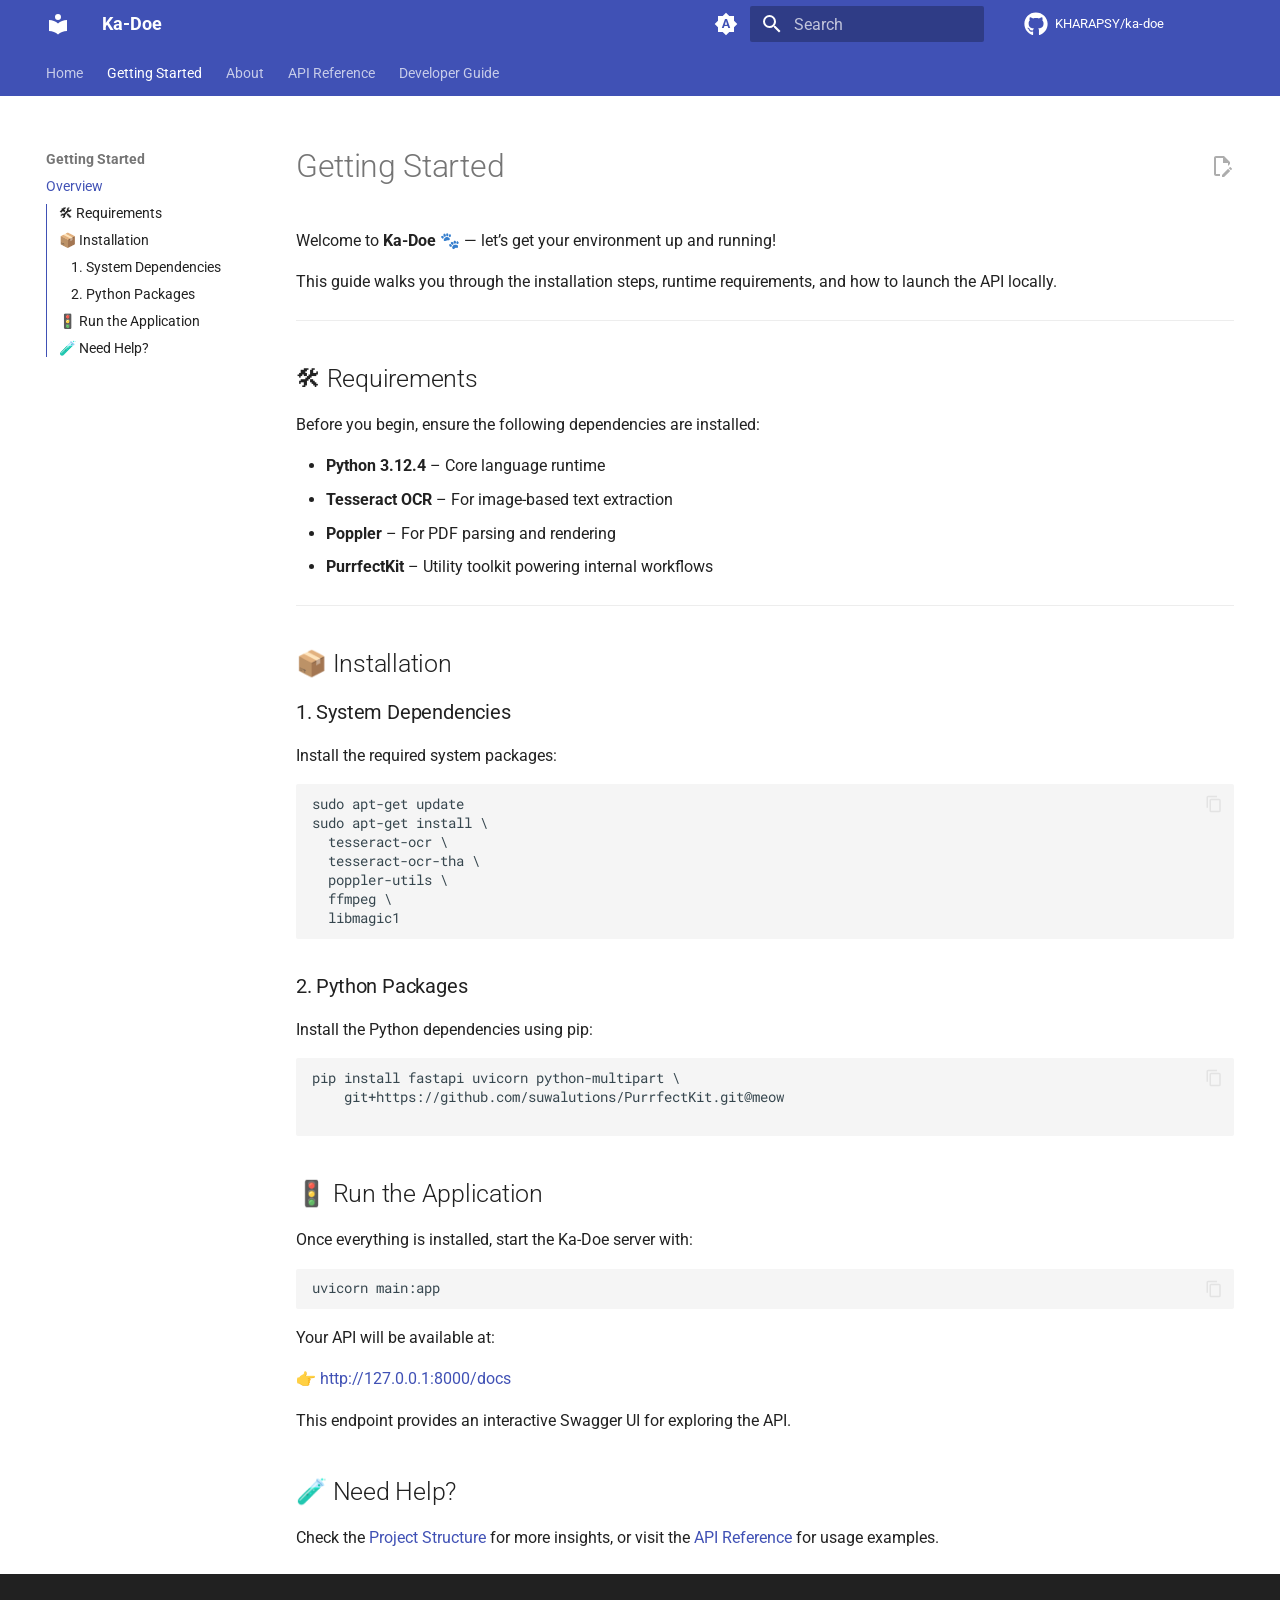
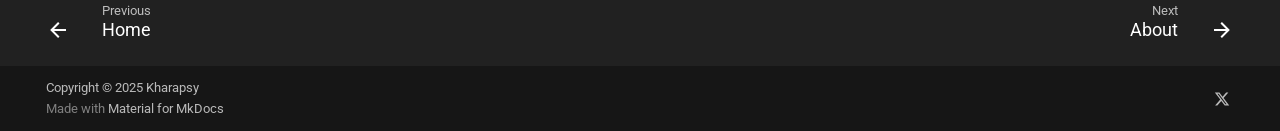
<file: getting-started/index.html>
<!doctype html>
<html lang="en" class="no-js">
  <head>
    
      <meta charset="utf-8">
      <meta name="viewport" content="width=device-width,initial-scale=1">
      
      
      
      
        <link rel="prev" href="..">
      
      
        <link rel="next" href="../about/">
      
      
      <link rel="icon" href="../assets/images/favicon.png">
      <meta name="generator" content="mkdocs-1.6.1, mkdocs-material-9.6.14">
    
    
      
        <title>Overview - Ka-Doe</title>
      
    
    
      <link rel="stylesheet" href="../assets/stylesheets/main.342714a4.min.css">
      
        
        <link rel="stylesheet" href="../assets/stylesheets/palette.06af60db.min.css">
      
      


    
    
      
    
    
      
        
        
        <link rel="preconnect" href="https://fonts.gstatic.com" crossorigin>
        <link rel="stylesheet" href="https://fonts.googleapis.com/css?family=Roboto:300,300i,400,400i,700,700i%7CRoboto+Mono:400,400i,700,700i&display=fallback">
        <style>:root{--md-text-font:"Roboto";--md-code-font:"Roboto Mono"}</style>
      
    
    
      <link rel="stylesheet" href="../assets/_mkdocstrings.css">
    
    <script>__md_scope=new URL("..",location),__md_hash=e=>[...e].reduce(((e,_)=>(e<<5)-e+_.charCodeAt(0)),0),__md_get=(e,_=localStorage,t=__md_scope)=>JSON.parse(_.getItem(t.pathname+"."+e)),__md_set=(e,_,t=localStorage,a=__md_scope)=>{try{t.setItem(a.pathname+"."+e,JSON.stringify(_))}catch(e){}}</script>
    
      

    
    
    
  </head>
  
  
    
    
      
    
    
    
    
    <body dir="ltr" data-md-color-scheme="default" data-md-color-primary="indigo" data-md-color-accent="indigo">
  
    
    <input class="md-toggle" data-md-toggle="drawer" type="checkbox" id="__drawer" autocomplete="off">
    <input class="md-toggle" data-md-toggle="search" type="checkbox" id="__search" autocomplete="off">
    <label class="md-overlay" for="__drawer"></label>
    <div data-md-component="skip">
      
        
        <a href="#getting-started" class="md-skip">
          Skip to content
        </a>
      
    </div>
    <div data-md-component="announce">
      
    </div>
    
    
      

<header class="md-header" data-md-component="header">
  <nav class="md-header__inner md-grid" aria-label="Header">
    <a href=".." title="Ka-Doe" class="md-header__button md-logo" aria-label="Ka-Doe" data-md-component="logo">
      
  
  <svg xmlns="http://www.w3.org/2000/svg" viewBox="0 0 24 24"><path d="M12 8a3 3 0 0 0 3-3 3 3 0 0 0-3-3 3 3 0 0 0-3 3 3 3 0 0 0 3 3m0 3.54C9.64 9.35 6.5 8 3 8v11c3.5 0 6.64 1.35 9 3.54 2.36-2.19 5.5-3.54 9-3.54V8c-3.5 0-6.64 1.35-9 3.54"/></svg>

    </a>
    <label class="md-header__button md-icon" for="__drawer">
      
      <svg xmlns="http://www.w3.org/2000/svg" viewBox="0 0 24 24"><path d="M3 6h18v2H3zm0 5h18v2H3zm0 5h18v2H3z"/></svg>
    </label>
    <div class="md-header__title" data-md-component="header-title">
      <div class="md-header__ellipsis">
        <div class="md-header__topic">
          <span class="md-ellipsis">
            Ka-Doe
          </span>
        </div>
        <div class="md-header__topic" data-md-component="header-topic">
          <span class="md-ellipsis">
            
              Overview
            
          </span>
        </div>
      </div>
    </div>
    
      
        <form class="md-header__option" data-md-component="palette">
  
    
    
    
    <input class="md-option" data-md-color-media="(prefers-color-scheme)" data-md-color-scheme="default" data-md-color-primary="indigo" data-md-color-accent="indigo"  aria-label="Switch to light mode"  type="radio" name="__palette" id="__palette_0">
    
      <label class="md-header__button md-icon" title="Switch to light mode" for="__palette_1" hidden>
        <svg xmlns="http://www.w3.org/2000/svg" viewBox="0 0 24 24"><path d="m14.3 16-.7-2h-3.2l-.7 2H7.8L11 7h2l3.2 9zM20 8.69V4h-4.69L12 .69 8.69 4H4v4.69L.69 12 4 15.31V20h4.69L12 23.31 15.31 20H20v-4.69L23.31 12zm-9.15 3.96h2.3L12 9z"/></svg>
      </label>
    
  
    
    
    
    <input class="md-option" data-md-color-media="(prefers-color-scheme: light)" data-md-color-scheme="default" data-md-color-primary="indigo" data-md-color-accent="indigo"  aria-label="Switch to dark mode"  type="radio" name="__palette" id="__palette_1">
    
      <label class="md-header__button md-icon" title="Switch to dark mode" for="__palette_2" hidden>
        <svg xmlns="http://www.w3.org/2000/svg" viewBox="0 0 24 24"><path d="M12 8a4 4 0 0 0-4 4 4 4 0 0 0 4 4 4 4 0 0 0 4-4 4 4 0 0 0-4-4m0 10a6 6 0 0 1-6-6 6 6 0 0 1 6-6 6 6 0 0 1 6 6 6 6 0 0 1-6 6m8-9.31V4h-4.69L12 .69 8.69 4H4v4.69L.69 12 4 15.31V20h4.69L12 23.31 15.31 20H20v-4.69L23.31 12z"/></svg>
      </label>
    
  
    
    
    
    <input class="md-option" data-md-color-media="(prefers-color-scheme: dark)" data-md-color-scheme="slate" data-md-color-primary="indigo" data-md-color-accent="indigo"  aria-label="Switch to system preference"  type="radio" name="__palette" id="__palette_2">
    
      <label class="md-header__button md-icon" title="Switch to system preference" for="__palette_0" hidden>
        <svg xmlns="http://www.w3.org/2000/svg" viewBox="0 0 24 24"><path d="M12 18c-.89 0-1.74-.2-2.5-.55C11.56 16.5 13 14.42 13 12s-1.44-4.5-3.5-5.45C10.26 6.2 11.11 6 12 6a6 6 0 0 1 6 6 6 6 0 0 1-6 6m8-9.31V4h-4.69L12 .69 8.69 4H4v4.69L.69 12 4 15.31V20h4.69L12 23.31 15.31 20H20v-4.69L23.31 12z"/></svg>
      </label>
    
  
</form>
      
    
    
      <script>var palette=__md_get("__palette");if(palette&&palette.color){if("(prefers-color-scheme)"===palette.color.media){var media=matchMedia("(prefers-color-scheme: light)"),input=document.querySelector(media.matches?"[data-md-color-media='(prefers-color-scheme: light)']":"[data-md-color-media='(prefers-color-scheme: dark)']");palette.color.media=input.getAttribute("data-md-color-media"),palette.color.scheme=input.getAttribute("data-md-color-scheme"),palette.color.primary=input.getAttribute("data-md-color-primary"),palette.color.accent=input.getAttribute("data-md-color-accent")}for(var[key,value]of Object.entries(palette.color))document.body.setAttribute("data-md-color-"+key,value)}</script>
    
    
    
      
      
        <label class="md-header__button md-icon" for="__search">
          
          <svg xmlns="http://www.w3.org/2000/svg" viewBox="0 0 24 24"><path d="M9.5 3A6.5 6.5 0 0 1 16 9.5c0 1.61-.59 3.09-1.56 4.23l.27.27h.79l5 5-1.5 1.5-5-5v-.79l-.27-.27A6.52 6.52 0 0 1 9.5 16 6.5 6.5 0 0 1 3 9.5 6.5 6.5 0 0 1 9.5 3m0 2C7 5 5 7 5 9.5S7 14 9.5 14 14 12 14 9.5 12 5 9.5 5"/></svg>
        </label>
        <div class="md-search" data-md-component="search" role="dialog">
  <label class="md-search__overlay" for="__search"></label>
  <div class="md-search__inner" role="search">
    <form class="md-search__form" name="search">
      <input type="text" class="md-search__input" name="query" aria-label="Search" placeholder="Search" autocapitalize="off" autocorrect="off" autocomplete="off" spellcheck="false" data-md-component="search-query" required>
      <label class="md-search__icon md-icon" for="__search">
        
        <svg xmlns="http://www.w3.org/2000/svg" viewBox="0 0 24 24"><path d="M9.5 3A6.5 6.5 0 0 1 16 9.5c0 1.61-.59 3.09-1.56 4.23l.27.27h.79l5 5-1.5 1.5-5-5v-.79l-.27-.27A6.52 6.52 0 0 1 9.5 16 6.5 6.5 0 0 1 3 9.5 6.5 6.5 0 0 1 9.5 3m0 2C7 5 5 7 5 9.5S7 14 9.5 14 14 12 14 9.5 12 5 9.5 5"/></svg>
        
        <svg xmlns="http://www.w3.org/2000/svg" viewBox="0 0 24 24"><path d="M20 11v2H8l5.5 5.5-1.42 1.42L4.16 12l7.92-7.92L13.5 5.5 8 11z"/></svg>
      </label>
      <nav class="md-search__options" aria-label="Search">
        
        <button type="reset" class="md-search__icon md-icon" title="Clear" aria-label="Clear" tabindex="-1">
          
          <svg xmlns="http://www.w3.org/2000/svg" viewBox="0 0 24 24"><path d="M19 6.41 17.59 5 12 10.59 6.41 5 5 6.41 10.59 12 5 17.59 6.41 19 12 13.41 17.59 19 19 17.59 13.41 12z"/></svg>
        </button>
      </nav>
      
    </form>
    <div class="md-search__output">
      <div class="md-search__scrollwrap" tabindex="0" data-md-scrollfix>
        <div class="md-search-result" data-md-component="search-result">
          <div class="md-search-result__meta">
            Initializing search
          </div>
          <ol class="md-search-result__list" role="presentation"></ol>
        </div>
      </div>
    </div>
  </div>
</div>
      
    
    
      <div class="md-header__source">
        <a href="https://github.com/KHARAPSY/ka-doe" title="Go to repository" class="md-source" data-md-component="source">
  <div class="md-source__icon md-icon">
    
    <svg xmlns="http://www.w3.org/2000/svg" viewBox="0 0 496 512"><!--! Font Awesome Free 6.7.2 by @fontawesome - https://fontawesome.com License - https://fontawesome.com/license/free (Icons: CC BY 4.0, Fonts: SIL OFL 1.1, Code: MIT License) Copyright 2024 Fonticons, Inc.--><path d="M165.9 397.4c0 2-2.3 3.6-5.2 3.6-3.3.3-5.6-1.3-5.6-3.6 0-2 2.3-3.6 5.2-3.6 3-.3 5.6 1.3 5.6 3.6m-31.1-4.5c-.7 2 1.3 4.3 4.3 4.9 2.6 1 5.6 0 6.2-2s-1.3-4.3-4.3-5.2c-2.6-.7-5.5.3-6.2 2.3m44.2-1.7c-2.9.7-4.9 2.6-4.6 4.9.3 2 2.9 3.3 5.9 2.6 2.9-.7 4.9-2.6 4.6-4.6-.3-1.9-3-3.2-5.9-2.9M244.8 8C106.1 8 0 113.3 0 252c0 110.9 69.8 205.8 169.5 239.2 12.8 2.3 17.3-5.6 17.3-12.1 0-6.2-.3-40.4-.3-61.4 0 0-70 15-84.7-29.8 0 0-11.4-29.1-27.8-36.6 0 0-22.9-15.7 1.6-15.4 0 0 24.9 2 38.6 25.8 21.9 38.6 58.6 27.5 72.9 20.9 2.3-16 8.8-27.1 16-33.7-55.9-6.2-112.3-14.3-112.3-110.5 0-27.5 7.6-41.3 23.6-58.9-2.6-6.5-11.1-33.3 2.6-67.9 20.9-6.5 69 27 69 27 20-5.6 41.5-8.5 62.8-8.5s42.8 2.9 62.8 8.5c0 0 48.1-33.6 69-27 13.7 34.7 5.2 61.4 2.6 67.9 16 17.7 25.8 31.5 25.8 58.9 0 96.5-58.9 104.2-114.8 110.5 9.2 7.9 17 22.9 17 46.4 0 33.7-.3 75.4-.3 83.6 0 6.5 4.6 14.4 17.3 12.1C428.2 457.8 496 362.9 496 252 496 113.3 383.5 8 244.8 8M97.2 352.9c-1.3 1-1 3.3.7 5.2 1.6 1.6 3.9 2.3 5.2 1 1.3-1 1-3.3-.7-5.2-1.6-1.6-3.9-2.3-5.2-1m-10.8-8.1c-.7 1.3.3 2.9 2.3 3.9 1.6 1 3.6.7 4.3-.7.7-1.3-.3-2.9-2.3-3.9-2-.6-3.6-.3-4.3.7m32.4 35.6c-1.6 1.3-1 4.3 1.3 6.2 2.3 2.3 5.2 2.6 6.5 1 1.3-1.3.7-4.3-1.3-6.2-2.2-2.3-5.2-2.6-6.5-1m-11.4-14.7c-1.6 1-1.6 3.6 0 5.9s4.3 3.3 5.6 2.3c1.6-1.3 1.6-3.9 0-6.2-1.4-2.3-4-3.3-5.6-2"/></svg>
  </div>
  <div class="md-source__repository">
    KHARAPSY/ka-doe
  </div>
</a>
      </div>
    
  </nav>
  
</header>
    
    <div class="md-container" data-md-component="container">
      
      
        
          
            
<nav class="md-tabs" aria-label="Tabs" data-md-component="tabs">
  <div class="md-grid">
    <ul class="md-tabs__list">
      
        
  
  
  
  
    <li class="md-tabs__item">
      <a href=".." class="md-tabs__link">
        
  
  
    
  
  Home

      </a>
    </li>
  

      
        
  
  
  
    
  
  
    
    
      <li class="md-tabs__item md-tabs__item--active">
        <a href="./" class="md-tabs__link">
          
  
  
  Getting Started

        </a>
      </li>
    
  

      
        
  
  
  
  
    <li class="md-tabs__item">
      <a href="../about/" class="md-tabs__link">
        
  
  
    
  
  About

      </a>
    </li>
  

      
        
  
  
  
  
    
    
      <li class="md-tabs__item">
        <a href="../api-intro/" class="md-tabs__link">
          
  
  
  API Reference

        </a>
      </li>
    
  

      
        
  
  
  
  
    
    
      <li class="md-tabs__item">
        <a href="../project-structure/" class="md-tabs__link">
          
  
  
  Developer Guide

        </a>
      </li>
    
  

      
    </ul>
  </div>
</nav>
          
        
      
      <main class="md-main" data-md-component="main">
        <div class="md-main__inner md-grid">
          
            
              
              <div class="md-sidebar md-sidebar--primary" data-md-component="sidebar" data-md-type="navigation" >
                <div class="md-sidebar__scrollwrap">
                  <div class="md-sidebar__inner">
                    


  


  

<nav class="md-nav md-nav--primary md-nav--lifted md-nav--integrated" aria-label="Navigation" data-md-level="0">
  <label class="md-nav__title" for="__drawer">
    <a href=".." title="Ka-Doe" class="md-nav__button md-logo" aria-label="Ka-Doe" data-md-component="logo">
      
  
  <svg xmlns="http://www.w3.org/2000/svg" viewBox="0 0 24 24"><path d="M12 8a3 3 0 0 0 3-3 3 3 0 0 0-3-3 3 3 0 0 0-3 3 3 3 0 0 0 3 3m0 3.54C9.64 9.35 6.5 8 3 8v11c3.5 0 6.64 1.35 9 3.54 2.36-2.19 5.5-3.54 9-3.54V8c-3.5 0-6.64 1.35-9 3.54"/></svg>

    </a>
    Ka-Doe
  </label>
  
    <div class="md-nav__source">
      <a href="https://github.com/KHARAPSY/ka-doe" title="Go to repository" class="md-source" data-md-component="source">
  <div class="md-source__icon md-icon">
    
    <svg xmlns="http://www.w3.org/2000/svg" viewBox="0 0 496 512"><!--! Font Awesome Free 6.7.2 by @fontawesome - https://fontawesome.com License - https://fontawesome.com/license/free (Icons: CC BY 4.0, Fonts: SIL OFL 1.1, Code: MIT License) Copyright 2024 Fonticons, Inc.--><path d="M165.9 397.4c0 2-2.3 3.6-5.2 3.6-3.3.3-5.6-1.3-5.6-3.6 0-2 2.3-3.6 5.2-3.6 3-.3 5.6 1.3 5.6 3.6m-31.1-4.5c-.7 2 1.3 4.3 4.3 4.9 2.6 1 5.6 0 6.2-2s-1.3-4.3-4.3-5.2c-2.6-.7-5.5.3-6.2 2.3m44.2-1.7c-2.9.7-4.9 2.6-4.6 4.9.3 2 2.9 3.3 5.9 2.6 2.9-.7 4.9-2.6 4.6-4.6-.3-1.9-3-3.2-5.9-2.9M244.8 8C106.1 8 0 113.3 0 252c0 110.9 69.8 205.8 169.5 239.2 12.8 2.3 17.3-5.6 17.3-12.1 0-6.2-.3-40.4-.3-61.4 0 0-70 15-84.7-29.8 0 0-11.4-29.1-27.8-36.6 0 0-22.9-15.7 1.6-15.4 0 0 24.9 2 38.6 25.8 21.9 38.6 58.6 27.5 72.9 20.9 2.3-16 8.8-27.1 16-33.7-55.9-6.2-112.3-14.3-112.3-110.5 0-27.5 7.6-41.3 23.6-58.9-2.6-6.5-11.1-33.3 2.6-67.9 20.9-6.5 69 27 69 27 20-5.6 41.5-8.5 62.8-8.5s42.8 2.9 62.8 8.5c0 0 48.1-33.6 69-27 13.7 34.7 5.2 61.4 2.6 67.9 16 17.7 25.8 31.5 25.8 58.9 0 96.5-58.9 104.2-114.8 110.5 9.2 7.9 17 22.9 17 46.4 0 33.7-.3 75.4-.3 83.6 0 6.5 4.6 14.4 17.3 12.1C428.2 457.8 496 362.9 496 252 496 113.3 383.5 8 244.8 8M97.2 352.9c-1.3 1-1 3.3.7 5.2 1.6 1.6 3.9 2.3 5.2 1 1.3-1 1-3.3-.7-5.2-1.6-1.6-3.9-2.3-5.2-1m-10.8-8.1c-.7 1.3.3 2.9 2.3 3.9 1.6 1 3.6.7 4.3-.7.7-1.3-.3-2.9-2.3-3.9-2-.6-3.6-.3-4.3.7m32.4 35.6c-1.6 1.3-1 4.3 1.3 6.2 2.3 2.3 5.2 2.6 6.5 1 1.3-1.3.7-4.3-1.3-6.2-2.2-2.3-5.2-2.6-6.5-1m-11.4-14.7c-1.6 1-1.6 3.6 0 5.9s4.3 3.3 5.6 2.3c1.6-1.3 1.6-3.9 0-6.2-1.4-2.3-4-3.3-5.6-2"/></svg>
  </div>
  <div class="md-source__repository">
    KHARAPSY/ka-doe
  </div>
</a>
    </div>
  
  <ul class="md-nav__list" data-md-scrollfix>
    
      
      
  
  
  
  
    <li class="md-nav__item">
      <a href=".." class="md-nav__link">
        
  
  
  <span class="md-ellipsis">
    Home
    
  </span>
  

      </a>
    </li>
  

    
      
      
  
  
    
  
  
  
    
    
    
    
      
        
        
      
      
        
      
    
    
    <li class="md-nav__item md-nav__item--active md-nav__item--section md-nav__item--nested">
      
        
        
        <input class="md-nav__toggle md-toggle " type="checkbox" id="__nav_2" checked>
        
          
          <label class="md-nav__link" for="__nav_2" id="__nav_2_label" tabindex="">
            
  
  
  <span class="md-ellipsis">
    Getting Started
    
  </span>
  

            <span class="md-nav__icon md-icon"></span>
          </label>
        
        <nav class="md-nav" data-md-level="1" aria-labelledby="__nav_2_label" aria-expanded="true">
          <label class="md-nav__title" for="__nav_2">
            <span class="md-nav__icon md-icon"></span>
            Getting Started
          </label>
          <ul class="md-nav__list" data-md-scrollfix>
            
              
                
  
  
    
  
  
  
    <li class="md-nav__item md-nav__item--active">
      
      <input class="md-nav__toggle md-toggle" type="checkbox" id="__toc">
      
      
        
      
      
        <label class="md-nav__link md-nav__link--active" for="__toc">
          
  
  
  <span class="md-ellipsis">
    Overview
    
  </span>
  

          <span class="md-nav__icon md-icon"></span>
        </label>
      
      <a href="./" class="md-nav__link md-nav__link--active">
        
  
  
  <span class="md-ellipsis">
    Overview
    
  </span>
  

      </a>
      
        

<nav class="md-nav md-nav--secondary" aria-label="Table of contents">
  
  
  
    
  
  
    <label class="md-nav__title" for="__toc">
      <span class="md-nav__icon md-icon"></span>
      Table of contents
    </label>
    <ul class="md-nav__list" data-md-component="toc" data-md-scrollfix>
      
        <li class="md-nav__item">
  <a href="#requirements" class="md-nav__link">
    <span class="md-ellipsis">
      🛠 Requirements
    </span>
  </a>
  
</li>
      
        <li class="md-nav__item">
  <a href="#installation" class="md-nav__link">
    <span class="md-ellipsis">
      📦 Installation
    </span>
  </a>
  
    <nav class="md-nav" aria-label="📦 Installation">
      <ul class="md-nav__list">
        
          <li class="md-nav__item">
  <a href="#1-system-dependencies" class="md-nav__link">
    <span class="md-ellipsis">
      1. System Dependencies
    </span>
  </a>
  
</li>
        
          <li class="md-nav__item">
  <a href="#2-python-packages" class="md-nav__link">
    <span class="md-ellipsis">
      2. Python Packages
    </span>
  </a>
  
</li>
        
      </ul>
    </nav>
  
</li>
      
        <li class="md-nav__item">
  <a href="#run-the-application" class="md-nav__link">
    <span class="md-ellipsis">
      🚦 Run the Application
    </span>
  </a>
  
</li>
      
        <li class="md-nav__item">
  <a href="#need-help" class="md-nav__link">
    <span class="md-ellipsis">
      🧪 Need Help?
    </span>
  </a>
  
</li>
      
    </ul>
  
</nav>
      
    </li>
  

              
            
          </ul>
        </nav>
      
    </li>
  

    
      
      
  
  
  
  
    <li class="md-nav__item">
      <a href="../about/" class="md-nav__link">
        
  
  
  <span class="md-ellipsis">
    About
    
  </span>
  

      </a>
    </li>
  

    
      
      
  
  
  
  
    
    
    
    
      
      
        
      
    
    
    <li class="md-nav__item md-nav__item--nested">
      
        
        
        <input class="md-nav__toggle md-toggle " type="checkbox" id="__nav_4" >
        
          
          <label class="md-nav__link" for="__nav_4" id="__nav_4_label" tabindex="0">
            
  
  
  <span class="md-ellipsis">
    API Reference
    
  </span>
  

            <span class="md-nav__icon md-icon"></span>
          </label>
        
        <nav class="md-nav" data-md-level="1" aria-labelledby="__nav_4_label" aria-expanded="false">
          <label class="md-nav__title" for="__nav_4">
            <span class="md-nav__icon md-icon"></span>
            API Reference
          </label>
          <ul class="md-nav__list" data-md-scrollfix>
            
              
                
  
  
  
  
    <li class="md-nav__item">
      <a href="../api-intro/" class="md-nav__link">
        
  
  
  <span class="md-ellipsis">
    Introduction
    
  </span>
  

      </a>
    </li>
  

              
            
              
                
  
  
  
  
    <li class="md-nav__item">
      <a href="../endpoints/" class="md-nav__link">
        
  
  
  <span class="md-ellipsis">
    Endpoints
    
  </span>
  

      </a>
    </li>
  

              
            
          </ul>
        </nav>
      
    </li>
  

    
      
      
  
  
  
  
    
    
    
    
      
      
        
      
    
    
    <li class="md-nav__item md-nav__item--nested">
      
        
        
        <input class="md-nav__toggle md-toggle " type="checkbox" id="__nav_5" >
        
          
          <label class="md-nav__link" for="__nav_5" id="__nav_5_label" tabindex="0">
            
  
  
  <span class="md-ellipsis">
    Developer Guide
    
  </span>
  

            <span class="md-nav__icon md-icon"></span>
          </label>
        
        <nav class="md-nav" data-md-level="1" aria-labelledby="__nav_5_label" aria-expanded="false">
          <label class="md-nav__title" for="__nav_5">
            <span class="md-nav__icon md-icon"></span>
            Developer Guide
          </label>
          <ul class="md-nav__list" data-md-scrollfix>
            
              
                
  
  
  
  
    <li class="md-nav__item">
      <a href="../project-structure/" class="md-nav__link">
        
  
  
  <span class="md-ellipsis">
    Project Structure
    
  </span>
  

      </a>
    </li>
  

              
            
              
                
  
  
  
  
    <li class="md-nav__item">
      <a href="../config/" class="md-nav__link">
        
  
  
  <span class="md-ellipsis">
    Configuration
    
  </span>
  

      </a>
    </li>
  

              
            
          </ul>
        </nav>
      
    </li>
  

    
  </ul>
</nav>
                  </div>
                </div>
              </div>
            
            
          
          
            <div class="md-content" data-md-component="content">
              <article class="md-content__inner md-typeset">
                
                  


  
    <a href="https://github.com/KHARAPSY/ka-doe/edit/main/docs/getting-started.md" title="Edit this page" class="md-content__button md-icon">
      
      <svg xmlns="http://www.w3.org/2000/svg" viewBox="0 0 24 24"><path d="M10 20H6V4h7v5h5v3.1l2-2V8l-6-6H6c-1.1 0-2 .9-2 2v16c0 1.1.9 2 2 2h4zm10.2-7c.1 0 .3.1.4.2l1.3 1.3c.2.2.2.6 0 .8l-1 1-2.1-2.1 1-1c.1-.1.2-.2.4-.2m0 3.9L14.1 23H12v-2.1l6.1-6.1z"/></svg>
    </a>
  
  


<h1 id="getting-started">Getting Started</h1>
<p>Welcome to <strong>Ka-Doe</strong> 🐾 — let’s get your environment up and running!</p>
<p>This guide walks you through the installation steps, runtime requirements, and how to launch the API locally.</p>
<hr />
<h2 id="requirements">🛠 Requirements</h2>
<p>Before you begin, ensure the following dependencies are installed:</p>
<ul>
<li><strong>Python 3.12.4</strong> – Core language runtime</li>
<li><strong>Tesseract OCR</strong> – For image-based text extraction</li>
<li><strong>Poppler</strong> – For PDF parsing and rendering</li>
<li><strong>PurrfectKit</strong> – Utility toolkit powering internal workflows</li>
</ul>
<hr />
<h2 id="installation">📦 Installation</h2>
<h3 id="1-system-dependencies">1. System Dependencies</h3>
<p>Install the required system packages:</p>
<pre><code class="language-bash">sudo apt-get update
sudo apt-get install \
  tesseract-ocr \
  tesseract-ocr-tha \
  poppler-utils \
  ffmpeg \
  libmagic1
</code></pre>
<h3 id="2-python-packages">2. Python Packages</h3>
<p>Install the Python dependencies using pip:</p>
<pre><code class="language-bash">pip install fastapi uvicorn python-multipart \
    git+https://github.com/suwalutions/PurrfectKit.git@meow

</code></pre>
<h2 id="run-the-application">🚦 Run the Application</h2>
<p>Once everything is installed, start the Ka-Doe server with:</p>
<pre><code class="language-bash">uvicorn main:app
</code></pre>
<p>Your API will be available at:</p>
<p>👉 <a href="http://127.0.0.1:8000/docs">http://127.0.0.1:8000/docs</a></p>
<p>This endpoint provides an interactive Swagger UI for exploring the API.</p>
<h2 id="need-help">🧪 Need Help?</h2>
<p>Check the <a href="../project-structure/">Project Structure</a> for more insights, or visit the <a href="../api-intro/">API Reference</a> for usage examples.</p>












                
              </article>
            </div>
          
          
<script>var target=document.getElementById(location.hash.slice(1));target&&target.name&&(target.checked=target.name.startsWith("__tabbed_"))</script>
        </div>
        
      </main>
      
        <footer class="md-footer">
  
    
      
      <nav class="md-footer__inner md-grid" aria-label="Footer" >
        
          
          <a href=".." class="md-footer__link md-footer__link--prev" aria-label="Previous: Home">
            <div class="md-footer__button md-icon">
              
              <svg xmlns="http://www.w3.org/2000/svg" viewBox="0 0 24 24"><path d="M20 11v2H8l5.5 5.5-1.42 1.42L4.16 12l7.92-7.92L13.5 5.5 8 11z"/></svg>
            </div>
            <div class="md-footer__title">
              <span class="md-footer__direction">
                Previous
              </span>
              <div class="md-ellipsis">
                Home
              </div>
            </div>
          </a>
        
        
          
          <a href="../about/" class="md-footer__link md-footer__link--next" aria-label="Next: About">
            <div class="md-footer__title">
              <span class="md-footer__direction">
                Next
              </span>
              <div class="md-ellipsis">
                About
              </div>
            </div>
            <div class="md-footer__button md-icon">
              
              <svg xmlns="http://www.w3.org/2000/svg" viewBox="0 0 24 24"><path d="M4 11v2h12l-5.5 5.5 1.42 1.42L19.84 12l-7.92-7.92L10.5 5.5 16 11z"/></svg>
            </div>
          </a>
        
      </nav>
    
  
  <div class="md-footer-meta md-typeset">
    <div class="md-footer-meta__inner md-grid">
      <div class="md-copyright">
  
    <div class="md-copyright__highlight">
      Copyright &copy; 2025 Kharapsy
    </div>
  
  
    Made with
    <a href="https://squidfunk.github.io/mkdocs-material/" target="_blank" rel="noopener">
      Material for MkDocs
    </a>
  
</div>
      
        <div class="md-social">
  
    
    
    
    
    <a href="https://x.com/KHARAPSY" target="_blank" rel="noopener" title="Kharapsy on X" class="md-social__link">
      <svg xmlns="http://www.w3.org/2000/svg" viewBox="0 0 512 512"><!--! Font Awesome Free 6.7.2 by @fontawesome - https://fontawesome.com License - https://fontawesome.com/license/free (Icons: CC BY 4.0, Fonts: SIL OFL 1.1, Code: MIT License) Copyright 2024 Fonticons, Inc.--><path d="M389.2 48h70.6L305.6 224.2 487 464H345L233.7 318.6 106.5 464H35.8l164.9-188.5L26.8 48h145.6l100.5 132.9zm-24.8 373.8h39.1L151.1 88h-42z"/></svg>
    </a>
  
</div>
      
    </div>
  </div>
</footer>
      
    </div>
    <div class="md-dialog" data-md-component="dialog">
      <div class="md-dialog__inner md-typeset"></div>
    </div>
    
    
    
      
      <script id="__config" type="application/json">{"base": "..", "features": ["header.autohide", "navigation.instant", "navigation.tabs", "navigation.sections", "navigation.footer", "search.highlight", "content.code.copy", "content.code.select", "content.action.edit", "toc.integrate"], "search": "../assets/javascripts/workers/search.d50fe291.min.js", "tags": null, "translations": {"clipboard.copied": "Copied to clipboard", "clipboard.copy": "Copy to clipboard", "search.result.more.one": "1 more on this page", "search.result.more.other": "# more on this page", "search.result.none": "No matching documents", "search.result.one": "1 matching document", "search.result.other": "# matching documents", "search.result.placeholder": "Type to start searching", "search.result.term.missing": "Missing", "select.version": "Select version"}, "version": null}</script>
    
    
      <script src="../assets/javascripts/bundle.13a4f30d.min.js"></script>
      
    
  </body>
</html>
</file>
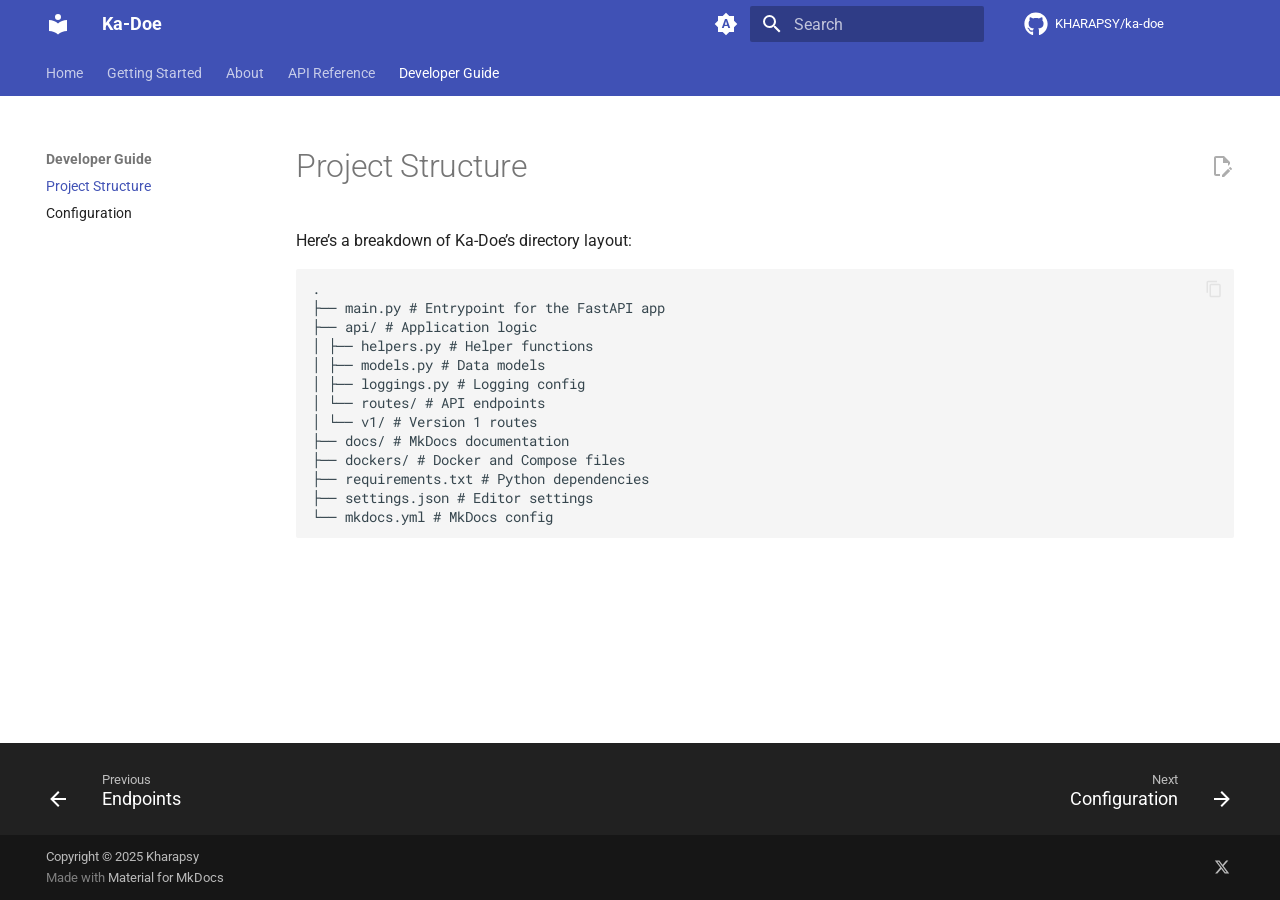
<file: project-structure/index.html>
<!doctype html>
<html lang="en" class="no-js">
  <head>
    
      <meta charset="utf-8">
      <meta name="viewport" content="width=device-width,initial-scale=1">
      
      
      
      
        <link rel="prev" href="../endpoints/">
      
      
        <link rel="next" href="../config/">
      
      
      <link rel="icon" href="../assets/images/favicon.png">
      <meta name="generator" content="mkdocs-1.6.1, mkdocs-material-9.6.14">
    
    
      
        <title>Project Structure - Ka-Doe</title>
      
    
    
      <link rel="stylesheet" href="../assets/stylesheets/main.342714a4.min.css">
      
        
        <link rel="stylesheet" href="../assets/stylesheets/palette.06af60db.min.css">
      
      


    
    
      
    
    
      
        
        
        <link rel="preconnect" href="https://fonts.gstatic.com" crossorigin>
        <link rel="stylesheet" href="https://fonts.googleapis.com/css?family=Roboto:300,300i,400,400i,700,700i%7CRoboto+Mono:400,400i,700,700i&display=fallback">
        <style>:root{--md-text-font:"Roboto";--md-code-font:"Roboto Mono"}</style>
      
    
    
      <link rel="stylesheet" href="../assets/_mkdocstrings.css">
    
    <script>__md_scope=new URL("..",location),__md_hash=e=>[...e].reduce(((e,_)=>(e<<5)-e+_.charCodeAt(0)),0),__md_get=(e,_=localStorage,t=__md_scope)=>JSON.parse(_.getItem(t.pathname+"."+e)),__md_set=(e,_,t=localStorage,a=__md_scope)=>{try{t.setItem(a.pathname+"."+e,JSON.stringify(_))}catch(e){}}</script>
    
      

    
    
    
  </head>
  
  
    
    
      
    
    
    
    
    <body dir="ltr" data-md-color-scheme="default" data-md-color-primary="indigo" data-md-color-accent="indigo">
  
    
    <input class="md-toggle" data-md-toggle="drawer" type="checkbox" id="__drawer" autocomplete="off">
    <input class="md-toggle" data-md-toggle="search" type="checkbox" id="__search" autocomplete="off">
    <label class="md-overlay" for="__drawer"></label>
    <div data-md-component="skip">
      
        
        <a href="#project-structure" class="md-skip">
          Skip to content
        </a>
      
    </div>
    <div data-md-component="announce">
      
    </div>
    
    
      

<header class="md-header" data-md-component="header">
  <nav class="md-header__inner md-grid" aria-label="Header">
    <a href=".." title="Ka-Doe" class="md-header__button md-logo" aria-label="Ka-Doe" data-md-component="logo">
      
  
  <svg xmlns="http://www.w3.org/2000/svg" viewBox="0 0 24 24"><path d="M12 8a3 3 0 0 0 3-3 3 3 0 0 0-3-3 3 3 0 0 0-3 3 3 3 0 0 0 3 3m0 3.54C9.64 9.35 6.5 8 3 8v11c3.5 0 6.64 1.35 9 3.54 2.36-2.19 5.5-3.54 9-3.54V8c-3.5 0-6.64 1.35-9 3.54"/></svg>

    </a>
    <label class="md-header__button md-icon" for="__drawer">
      
      <svg xmlns="http://www.w3.org/2000/svg" viewBox="0 0 24 24"><path d="M3 6h18v2H3zm0 5h18v2H3zm0 5h18v2H3z"/></svg>
    </label>
    <div class="md-header__title" data-md-component="header-title">
      <div class="md-header__ellipsis">
        <div class="md-header__topic">
          <span class="md-ellipsis">
            Ka-Doe
          </span>
        </div>
        <div class="md-header__topic" data-md-component="header-topic">
          <span class="md-ellipsis">
            
              Project Structure
            
          </span>
        </div>
      </div>
    </div>
    
      
        <form class="md-header__option" data-md-component="palette">
  
    
    
    
    <input class="md-option" data-md-color-media="(prefers-color-scheme)" data-md-color-scheme="default" data-md-color-primary="indigo" data-md-color-accent="indigo"  aria-label="Switch to light mode"  type="radio" name="__palette" id="__palette_0">
    
      <label class="md-header__button md-icon" title="Switch to light mode" for="__palette_1" hidden>
        <svg xmlns="http://www.w3.org/2000/svg" viewBox="0 0 24 24"><path d="m14.3 16-.7-2h-3.2l-.7 2H7.8L11 7h2l3.2 9zM20 8.69V4h-4.69L12 .69 8.69 4H4v4.69L.69 12 4 15.31V20h4.69L12 23.31 15.31 20H20v-4.69L23.31 12zm-9.15 3.96h2.3L12 9z"/></svg>
      </label>
    
  
    
    
    
    <input class="md-option" data-md-color-media="(prefers-color-scheme: light)" data-md-color-scheme="default" data-md-color-primary="indigo" data-md-color-accent="indigo"  aria-label="Switch to dark mode"  type="radio" name="__palette" id="__palette_1">
    
      <label class="md-header__button md-icon" title="Switch to dark mode" for="__palette_2" hidden>
        <svg xmlns="http://www.w3.org/2000/svg" viewBox="0 0 24 24"><path d="M12 8a4 4 0 0 0-4 4 4 4 0 0 0 4 4 4 4 0 0 0 4-4 4 4 0 0 0-4-4m0 10a6 6 0 0 1-6-6 6 6 0 0 1 6-6 6 6 0 0 1 6 6 6 6 0 0 1-6 6m8-9.31V4h-4.69L12 .69 8.69 4H4v4.69L.69 12 4 15.31V20h4.69L12 23.31 15.31 20H20v-4.69L23.31 12z"/></svg>
      </label>
    
  
    
    
    
    <input class="md-option" data-md-color-media="(prefers-color-scheme: dark)" data-md-color-scheme="slate" data-md-color-primary="indigo" data-md-color-accent="indigo"  aria-label="Switch to system preference"  type="radio" name="__palette" id="__palette_2">
    
      <label class="md-header__button md-icon" title="Switch to system preference" for="__palette_0" hidden>
        <svg xmlns="http://www.w3.org/2000/svg" viewBox="0 0 24 24"><path d="M12 18c-.89 0-1.74-.2-2.5-.55C11.56 16.5 13 14.42 13 12s-1.44-4.5-3.5-5.45C10.26 6.2 11.11 6 12 6a6 6 0 0 1 6 6 6 6 0 0 1-6 6m8-9.31V4h-4.69L12 .69 8.69 4H4v4.69L.69 12 4 15.31V20h4.69L12 23.31 15.31 20H20v-4.69L23.31 12z"/></svg>
      </label>
    
  
</form>
      
    
    
      <script>var palette=__md_get("__palette");if(palette&&palette.color){if("(prefers-color-scheme)"===palette.color.media){var media=matchMedia("(prefers-color-scheme: light)"),input=document.querySelector(media.matches?"[data-md-color-media='(prefers-color-scheme: light)']":"[data-md-color-media='(prefers-color-scheme: dark)']");palette.color.media=input.getAttribute("data-md-color-media"),palette.color.scheme=input.getAttribute("data-md-color-scheme"),palette.color.primary=input.getAttribute("data-md-color-primary"),palette.color.accent=input.getAttribute("data-md-color-accent")}for(var[key,value]of Object.entries(palette.color))document.body.setAttribute("data-md-color-"+key,value)}</script>
    
    
    
      
      
        <label class="md-header__button md-icon" for="__search">
          
          <svg xmlns="http://www.w3.org/2000/svg" viewBox="0 0 24 24"><path d="M9.5 3A6.5 6.5 0 0 1 16 9.5c0 1.61-.59 3.09-1.56 4.23l.27.27h.79l5 5-1.5 1.5-5-5v-.79l-.27-.27A6.52 6.52 0 0 1 9.5 16 6.5 6.5 0 0 1 3 9.5 6.5 6.5 0 0 1 9.5 3m0 2C7 5 5 7 5 9.5S7 14 9.5 14 14 12 14 9.5 12 5 9.5 5"/></svg>
        </label>
        <div class="md-search" data-md-component="search" role="dialog">
  <label class="md-search__overlay" for="__search"></label>
  <div class="md-search__inner" role="search">
    <form class="md-search__form" name="search">
      <input type="text" class="md-search__input" name="query" aria-label="Search" placeholder="Search" autocapitalize="off" autocorrect="off" autocomplete="off" spellcheck="false" data-md-component="search-query" required>
      <label class="md-search__icon md-icon" for="__search">
        
        <svg xmlns="http://www.w3.org/2000/svg" viewBox="0 0 24 24"><path d="M9.5 3A6.5 6.5 0 0 1 16 9.5c0 1.61-.59 3.09-1.56 4.23l.27.27h.79l5 5-1.5 1.5-5-5v-.79l-.27-.27A6.52 6.52 0 0 1 9.5 16 6.5 6.5 0 0 1 3 9.5 6.5 6.5 0 0 1 9.5 3m0 2C7 5 5 7 5 9.5S7 14 9.5 14 14 12 14 9.5 12 5 9.5 5"/></svg>
        
        <svg xmlns="http://www.w3.org/2000/svg" viewBox="0 0 24 24"><path d="M20 11v2H8l5.5 5.5-1.42 1.42L4.16 12l7.92-7.92L13.5 5.5 8 11z"/></svg>
      </label>
      <nav class="md-search__options" aria-label="Search">
        
        <button type="reset" class="md-search__icon md-icon" title="Clear" aria-label="Clear" tabindex="-1">
          
          <svg xmlns="http://www.w3.org/2000/svg" viewBox="0 0 24 24"><path d="M19 6.41 17.59 5 12 10.59 6.41 5 5 6.41 10.59 12 5 17.59 6.41 19 12 13.41 17.59 19 19 17.59 13.41 12z"/></svg>
        </button>
      </nav>
      
    </form>
    <div class="md-search__output">
      <div class="md-search__scrollwrap" tabindex="0" data-md-scrollfix>
        <div class="md-search-result" data-md-component="search-result">
          <div class="md-search-result__meta">
            Initializing search
          </div>
          <ol class="md-search-result__list" role="presentation"></ol>
        </div>
      </div>
    </div>
  </div>
</div>
      
    
    
      <div class="md-header__source">
        <a href="https://github.com/KHARAPSY/ka-doe" title="Go to repository" class="md-source" data-md-component="source">
  <div class="md-source__icon md-icon">
    
    <svg xmlns="http://www.w3.org/2000/svg" viewBox="0 0 496 512"><!--! Font Awesome Free 6.7.2 by @fontawesome - https://fontawesome.com License - https://fontawesome.com/license/free (Icons: CC BY 4.0, Fonts: SIL OFL 1.1, Code: MIT License) Copyright 2024 Fonticons, Inc.--><path d="M165.9 397.4c0 2-2.3 3.6-5.2 3.6-3.3.3-5.6-1.3-5.6-3.6 0-2 2.3-3.6 5.2-3.6 3-.3 5.6 1.3 5.6 3.6m-31.1-4.5c-.7 2 1.3 4.3 4.3 4.9 2.6 1 5.6 0 6.2-2s-1.3-4.3-4.3-5.2c-2.6-.7-5.5.3-6.2 2.3m44.2-1.7c-2.9.7-4.9 2.6-4.6 4.9.3 2 2.9 3.3 5.9 2.6 2.9-.7 4.9-2.6 4.6-4.6-.3-1.9-3-3.2-5.9-2.9M244.8 8C106.1 8 0 113.3 0 252c0 110.9 69.8 205.8 169.5 239.2 12.8 2.3 17.3-5.6 17.3-12.1 0-6.2-.3-40.4-.3-61.4 0 0-70 15-84.7-29.8 0 0-11.4-29.1-27.8-36.6 0 0-22.9-15.7 1.6-15.4 0 0 24.9 2 38.6 25.8 21.9 38.6 58.6 27.5 72.9 20.9 2.3-16 8.8-27.1 16-33.7-55.9-6.2-112.3-14.3-112.3-110.5 0-27.5 7.6-41.3 23.6-58.9-2.6-6.5-11.1-33.3 2.6-67.9 20.9-6.5 69 27 69 27 20-5.6 41.5-8.5 62.8-8.5s42.8 2.9 62.8 8.5c0 0 48.1-33.6 69-27 13.7 34.7 5.2 61.4 2.6 67.9 16 17.7 25.8 31.5 25.8 58.9 0 96.5-58.9 104.2-114.8 110.5 9.2 7.9 17 22.9 17 46.4 0 33.7-.3 75.4-.3 83.6 0 6.5 4.6 14.4 17.3 12.1C428.2 457.8 496 362.9 496 252 496 113.3 383.5 8 244.8 8M97.2 352.9c-1.3 1-1 3.3.7 5.2 1.6 1.6 3.9 2.3 5.2 1 1.3-1 1-3.3-.7-5.2-1.6-1.6-3.9-2.3-5.2-1m-10.8-8.1c-.7 1.3.3 2.9 2.3 3.9 1.6 1 3.6.7 4.3-.7.7-1.3-.3-2.9-2.3-3.9-2-.6-3.6-.3-4.3.7m32.4 35.6c-1.6 1.3-1 4.3 1.3 6.2 2.3 2.3 5.2 2.6 6.5 1 1.3-1.3.7-4.3-1.3-6.2-2.2-2.3-5.2-2.6-6.5-1m-11.4-14.7c-1.6 1-1.6 3.6 0 5.9s4.3 3.3 5.6 2.3c1.6-1.3 1.6-3.9 0-6.2-1.4-2.3-4-3.3-5.6-2"/></svg>
  </div>
  <div class="md-source__repository">
    KHARAPSY/ka-doe
  </div>
</a>
      </div>
    
  </nav>
  
</header>
    
    <div class="md-container" data-md-component="container">
      
      
        
          
            
<nav class="md-tabs" aria-label="Tabs" data-md-component="tabs">
  <div class="md-grid">
    <ul class="md-tabs__list">
      
        
  
  
  
  
    <li class="md-tabs__item">
      <a href=".." class="md-tabs__link">
        
  
  
    
  
  Home

      </a>
    </li>
  

      
        
  
  
  
  
    
    
      <li class="md-tabs__item">
        <a href="../getting-started/" class="md-tabs__link">
          
  
  
  Getting Started

        </a>
      </li>
    
  

      
        
  
  
  
  
    <li class="md-tabs__item">
      <a href="../about/" class="md-tabs__link">
        
  
  
    
  
  About

      </a>
    </li>
  

      
        
  
  
  
  
    
    
      <li class="md-tabs__item">
        <a href="../api-intro/" class="md-tabs__link">
          
  
  
  API Reference

        </a>
      </li>
    
  

      
        
  
  
  
    
  
  
    
    
      <li class="md-tabs__item md-tabs__item--active">
        <a href="./" class="md-tabs__link">
          
  
  
  Developer Guide

        </a>
      </li>
    
  

      
    </ul>
  </div>
</nav>
          
        
      
      <main class="md-main" data-md-component="main">
        <div class="md-main__inner md-grid">
          
            
              
              <div class="md-sidebar md-sidebar--primary" data-md-component="sidebar" data-md-type="navigation" >
                <div class="md-sidebar__scrollwrap">
                  <div class="md-sidebar__inner">
                    


  


  

<nav class="md-nav md-nav--primary md-nav--lifted md-nav--integrated" aria-label="Navigation" data-md-level="0">
  <label class="md-nav__title" for="__drawer">
    <a href=".." title="Ka-Doe" class="md-nav__button md-logo" aria-label="Ka-Doe" data-md-component="logo">
      
  
  <svg xmlns="http://www.w3.org/2000/svg" viewBox="0 0 24 24"><path d="M12 8a3 3 0 0 0 3-3 3 3 0 0 0-3-3 3 3 0 0 0-3 3 3 3 0 0 0 3 3m0 3.54C9.64 9.35 6.5 8 3 8v11c3.5 0 6.64 1.35 9 3.54 2.36-2.19 5.5-3.54 9-3.54V8c-3.5 0-6.64 1.35-9 3.54"/></svg>

    </a>
    Ka-Doe
  </label>
  
    <div class="md-nav__source">
      <a href="https://github.com/KHARAPSY/ka-doe" title="Go to repository" class="md-source" data-md-component="source">
  <div class="md-source__icon md-icon">
    
    <svg xmlns="http://www.w3.org/2000/svg" viewBox="0 0 496 512"><!--! Font Awesome Free 6.7.2 by @fontawesome - https://fontawesome.com License - https://fontawesome.com/license/free (Icons: CC BY 4.0, Fonts: SIL OFL 1.1, Code: MIT License) Copyright 2024 Fonticons, Inc.--><path d="M165.9 397.4c0 2-2.3 3.6-5.2 3.6-3.3.3-5.6-1.3-5.6-3.6 0-2 2.3-3.6 5.2-3.6 3-.3 5.6 1.3 5.6 3.6m-31.1-4.5c-.7 2 1.3 4.3 4.3 4.9 2.6 1 5.6 0 6.2-2s-1.3-4.3-4.3-5.2c-2.6-.7-5.5.3-6.2 2.3m44.2-1.7c-2.9.7-4.9 2.6-4.6 4.9.3 2 2.9 3.3 5.9 2.6 2.9-.7 4.9-2.6 4.6-4.6-.3-1.9-3-3.2-5.9-2.9M244.8 8C106.1 8 0 113.3 0 252c0 110.9 69.8 205.8 169.5 239.2 12.8 2.3 17.3-5.6 17.3-12.1 0-6.2-.3-40.4-.3-61.4 0 0-70 15-84.7-29.8 0 0-11.4-29.1-27.8-36.6 0 0-22.9-15.7 1.6-15.4 0 0 24.9 2 38.6 25.8 21.9 38.6 58.6 27.5 72.9 20.9 2.3-16 8.8-27.1 16-33.7-55.9-6.2-112.3-14.3-112.3-110.5 0-27.5 7.6-41.3 23.6-58.9-2.6-6.5-11.1-33.3 2.6-67.9 20.9-6.5 69 27 69 27 20-5.6 41.5-8.5 62.8-8.5s42.8 2.9 62.8 8.5c0 0 48.1-33.6 69-27 13.7 34.7 5.2 61.4 2.6 67.9 16 17.7 25.8 31.5 25.8 58.9 0 96.5-58.9 104.2-114.8 110.5 9.2 7.9 17 22.9 17 46.4 0 33.7-.3 75.4-.3 83.6 0 6.5 4.6 14.4 17.3 12.1C428.2 457.8 496 362.9 496 252 496 113.3 383.5 8 244.8 8M97.2 352.9c-1.3 1-1 3.3.7 5.2 1.6 1.6 3.9 2.3 5.2 1 1.3-1 1-3.3-.7-5.2-1.6-1.6-3.9-2.3-5.2-1m-10.8-8.1c-.7 1.3.3 2.9 2.3 3.9 1.6 1 3.6.7 4.3-.7.7-1.3-.3-2.9-2.3-3.9-2-.6-3.6-.3-4.3.7m32.4 35.6c-1.6 1.3-1 4.3 1.3 6.2 2.3 2.3 5.2 2.6 6.5 1 1.3-1.3.7-4.3-1.3-6.2-2.2-2.3-5.2-2.6-6.5-1m-11.4-14.7c-1.6 1-1.6 3.6 0 5.9s4.3 3.3 5.6 2.3c1.6-1.3 1.6-3.9 0-6.2-1.4-2.3-4-3.3-5.6-2"/></svg>
  </div>
  <div class="md-source__repository">
    KHARAPSY/ka-doe
  </div>
</a>
    </div>
  
  <ul class="md-nav__list" data-md-scrollfix>
    
      
      
  
  
  
  
    <li class="md-nav__item">
      <a href=".." class="md-nav__link">
        
  
  
  <span class="md-ellipsis">
    Home
    
  </span>
  

      </a>
    </li>
  

    
      
      
  
  
  
  
    
    
    
    
      
      
        
      
    
    
    <li class="md-nav__item md-nav__item--nested">
      
        
        
        <input class="md-nav__toggle md-toggle " type="checkbox" id="__nav_2" >
        
          
          <label class="md-nav__link" for="__nav_2" id="__nav_2_label" tabindex="0">
            
  
  
  <span class="md-ellipsis">
    Getting Started
    
  </span>
  

            <span class="md-nav__icon md-icon"></span>
          </label>
        
        <nav class="md-nav" data-md-level="1" aria-labelledby="__nav_2_label" aria-expanded="false">
          <label class="md-nav__title" for="__nav_2">
            <span class="md-nav__icon md-icon"></span>
            Getting Started
          </label>
          <ul class="md-nav__list" data-md-scrollfix>
            
              
                
  
  
  
  
    <li class="md-nav__item">
      <a href="../getting-started/" class="md-nav__link">
        
  
  
  <span class="md-ellipsis">
    Overview
    
  </span>
  

      </a>
    </li>
  

              
            
          </ul>
        </nav>
      
    </li>
  

    
      
      
  
  
  
  
    <li class="md-nav__item">
      <a href="../about/" class="md-nav__link">
        
  
  
  <span class="md-ellipsis">
    About
    
  </span>
  

      </a>
    </li>
  

    
      
      
  
  
  
  
    
    
    
    
      
      
        
      
    
    
    <li class="md-nav__item md-nav__item--nested">
      
        
        
        <input class="md-nav__toggle md-toggle " type="checkbox" id="__nav_4" >
        
          
          <label class="md-nav__link" for="__nav_4" id="__nav_4_label" tabindex="0">
            
  
  
  <span class="md-ellipsis">
    API Reference
    
  </span>
  

            <span class="md-nav__icon md-icon"></span>
          </label>
        
        <nav class="md-nav" data-md-level="1" aria-labelledby="__nav_4_label" aria-expanded="false">
          <label class="md-nav__title" for="__nav_4">
            <span class="md-nav__icon md-icon"></span>
            API Reference
          </label>
          <ul class="md-nav__list" data-md-scrollfix>
            
              
                
  
  
  
  
    <li class="md-nav__item">
      <a href="../api-intro/" class="md-nav__link">
        
  
  
  <span class="md-ellipsis">
    Introduction
    
  </span>
  

      </a>
    </li>
  

              
            
              
                
  
  
  
  
    <li class="md-nav__item">
      <a href="../endpoints/" class="md-nav__link">
        
  
  
  <span class="md-ellipsis">
    Endpoints
    
  </span>
  

      </a>
    </li>
  

              
            
          </ul>
        </nav>
      
    </li>
  

    
      
      
  
  
    
  
  
  
    
    
    
    
      
        
        
      
      
        
      
    
    
    <li class="md-nav__item md-nav__item--active md-nav__item--section md-nav__item--nested">
      
        
        
        <input class="md-nav__toggle md-toggle " type="checkbox" id="__nav_5" checked>
        
          
          <label class="md-nav__link" for="__nav_5" id="__nav_5_label" tabindex="">
            
  
  
  <span class="md-ellipsis">
    Developer Guide
    
  </span>
  

            <span class="md-nav__icon md-icon"></span>
          </label>
        
        <nav class="md-nav" data-md-level="1" aria-labelledby="__nav_5_label" aria-expanded="true">
          <label class="md-nav__title" for="__nav_5">
            <span class="md-nav__icon md-icon"></span>
            Developer Guide
          </label>
          <ul class="md-nav__list" data-md-scrollfix>
            
              
                
  
  
    
  
  
  
    <li class="md-nav__item md-nav__item--active">
      
      <input class="md-nav__toggle md-toggle" type="checkbox" id="__toc">
      
      
        
      
      
      <a href="./" class="md-nav__link md-nav__link--active">
        
  
  
  <span class="md-ellipsis">
    Project Structure
    
  </span>
  

      </a>
      
    </li>
  

              
            
              
                
  
  
  
  
    <li class="md-nav__item">
      <a href="../config/" class="md-nav__link">
        
  
  
  <span class="md-ellipsis">
    Configuration
    
  </span>
  

      </a>
    </li>
  

              
            
          </ul>
        </nav>
      
    </li>
  

    
  </ul>
</nav>
                  </div>
                </div>
              </div>
            
            
          
          
            <div class="md-content" data-md-component="content">
              <article class="md-content__inner md-typeset">
                
                  


  
    <a href="https://github.com/KHARAPSY/ka-doe/edit/main/docs/project-structure.md" title="Edit this page" class="md-content__button md-icon">
      
      <svg xmlns="http://www.w3.org/2000/svg" viewBox="0 0 24 24"><path d="M10 20H6V4h7v5h5v3.1l2-2V8l-6-6H6c-1.1 0-2 .9-2 2v16c0 1.1.9 2 2 2h4zm10.2-7c.1 0 .3.1.4.2l1.3 1.3c.2.2.2.6 0 .8l-1 1-2.1-2.1 1-1c.1-.1.2-.2.4-.2m0 3.9L14.1 23H12v-2.1l6.1-6.1z"/></svg>
    </a>
  
  


<h1 id="project-structure">Project Structure</h1>
<p>Here’s a breakdown of Ka-Doe’s directory layout:</p>
<pre><code class="language-plain">.
├── main.py # Entrypoint for the FastAPI app
├── api/ # Application logic
│ ├── helpers.py # Helper functions
│ ├── models.py # Data models
│ ├── loggings.py # Logging config
│ └── routes/ # API endpoints
│ └── v1/ # Version 1 routes
├── docs/ # MkDocs documentation
├── dockers/ # Docker and Compose files
├── requirements.txt # Python dependencies
├── settings.json # Editor settings
└── mkdocs.yml # MkDocs config
</code></pre>












                
              </article>
            </div>
          
          
<script>var target=document.getElementById(location.hash.slice(1));target&&target.name&&(target.checked=target.name.startsWith("__tabbed_"))</script>
        </div>
        
      </main>
      
        <footer class="md-footer">
  
    
      
      <nav class="md-footer__inner md-grid" aria-label="Footer" >
        
          
          <a href="../endpoints/" class="md-footer__link md-footer__link--prev" aria-label="Previous: Endpoints">
            <div class="md-footer__button md-icon">
              
              <svg xmlns="http://www.w3.org/2000/svg" viewBox="0 0 24 24"><path d="M20 11v2H8l5.5 5.5-1.42 1.42L4.16 12l7.92-7.92L13.5 5.5 8 11z"/></svg>
            </div>
            <div class="md-footer__title">
              <span class="md-footer__direction">
                Previous
              </span>
              <div class="md-ellipsis">
                Endpoints
              </div>
            </div>
          </a>
        
        
          
          <a href="../config/" class="md-footer__link md-footer__link--next" aria-label="Next: Configuration">
            <div class="md-footer__title">
              <span class="md-footer__direction">
                Next
              </span>
              <div class="md-ellipsis">
                Configuration
              </div>
            </div>
            <div class="md-footer__button md-icon">
              
              <svg xmlns="http://www.w3.org/2000/svg" viewBox="0 0 24 24"><path d="M4 11v2h12l-5.5 5.5 1.42 1.42L19.84 12l-7.92-7.92L10.5 5.5 16 11z"/></svg>
            </div>
          </a>
        
      </nav>
    
  
  <div class="md-footer-meta md-typeset">
    <div class="md-footer-meta__inner md-grid">
      <div class="md-copyright">
  
    <div class="md-copyright__highlight">
      Copyright &copy; 2025 Kharapsy
    </div>
  
  
    Made with
    <a href="https://squidfunk.github.io/mkdocs-material/" target="_blank" rel="noopener">
      Material for MkDocs
    </a>
  
</div>
      
        <div class="md-social">
  
    
    
    
    
    <a href="https://x.com/KHARAPSY" target="_blank" rel="noopener" title="Kharapsy on X" class="md-social__link">
      <svg xmlns="http://www.w3.org/2000/svg" viewBox="0 0 512 512"><!--! Font Awesome Free 6.7.2 by @fontawesome - https://fontawesome.com License - https://fontawesome.com/license/free (Icons: CC BY 4.0, Fonts: SIL OFL 1.1, Code: MIT License) Copyright 2024 Fonticons, Inc.--><path d="M389.2 48h70.6L305.6 224.2 487 464H345L233.7 318.6 106.5 464H35.8l164.9-188.5L26.8 48h145.6l100.5 132.9zm-24.8 373.8h39.1L151.1 88h-42z"/></svg>
    </a>
  
</div>
      
    </div>
  </div>
</footer>
      
    </div>
    <div class="md-dialog" data-md-component="dialog">
      <div class="md-dialog__inner md-typeset"></div>
    </div>
    
    
    
      
      <script id="__config" type="application/json">{"base": "..", "features": ["header.autohide", "navigation.instant", "navigation.tabs", "navigation.sections", "navigation.footer", "search.highlight", "content.code.copy", "content.code.select", "content.action.edit", "toc.integrate"], "search": "../assets/javascripts/workers/search.d50fe291.min.js", "tags": null, "translations": {"clipboard.copied": "Copied to clipboard", "clipboard.copy": "Copy to clipboard", "search.result.more.one": "1 more on this page", "search.result.more.other": "# more on this page", "search.result.none": "No matching documents", "search.result.one": "1 matching document", "search.result.other": "# matching documents", "search.result.placeholder": "Type to start searching", "search.result.term.missing": "Missing", "select.version": "Select version"}, "version": null}</script>
    
    
      <script src="../assets/javascripts/bundle.13a4f30d.min.js"></script>
      
    
  </body>
</html>
</file>
<file: assets/_mkdocstrings.css>
/* Avoid breaking parameter names, etc. in table cells. */
.doc-contents td code {
  word-break: normal !important;
}

/* No line break before first paragraph of descriptions. */
.doc-md-description,
.doc-md-description>p:first-child {
  display: inline;
}

/* No text transformation from Material for MkDocs for H5 headings. */
.md-typeset h5 .doc-object-name {
  text-transform: none;
}

/* Max width for docstring sections tables. */
.doc .md-typeset__table,
.doc .md-typeset__table table {
  display: table !important;
  width: 100%;
}

.doc .md-typeset__table tr {
  display: table-row;
}

/* Defaults in Spacy table style. */
.doc-param-default {
  float: right;
}

/* Parameter headings must be inline, not blocks. */
.doc-heading-parameter {
  display: inline;
}

/* Default font size for parameter headings. */
.md-typeset .doc-heading-parameter {
  font-size: inherit;
}

/* Prefer space on the right, not the left of parameter permalinks. */
.doc-heading-parameter .headerlink {
  margin-left: 0 !important;
  margin-right: 0.2rem;
}

/* Backward-compatibility: docstring section titles in bold. */
.doc-section-title {
  font-weight: bold;
}

/* Backlinks crumb separator. */
.doc-backlink-crumb {
  display: inline-flex;
  gap: .2rem;
  white-space: nowrap;
  align-items: center;
  vertical-align: middle;
}
.doc-backlink-crumb:not(:first-child)::before {
  background-color: var(--md-default-fg-color--lighter);
  content: "";
  display: inline;
  height: 1rem;
  --md-path-icon: url('data:image/svg+xml;charset=utf-8,<svg xmlns="http://www.w3.org/2000/svg" viewBox="0 0 24 24"><path d="M8.59 16.58 13.17 12 8.59 7.41 10 6l6 6-6 6z"/></svg>');
  -webkit-mask-image: var(--md-path-icon);
  mask-image: var(--md-path-icon);
  width: 1rem;
}
.doc-backlink-crumb.last {
  font-weight: bold;
}

/* Symbols in Navigation and ToC. */
:root, :host,
[data-md-color-scheme="default"] {
  --doc-symbol-parameter-fg-color: #df50af;
  --doc-symbol-attribute-fg-color: #953800;
  --doc-symbol-function-fg-color: #8250df;
  --doc-symbol-method-fg-color: #8250df;
  --doc-symbol-class-fg-color: #0550ae;
  --doc-symbol-module-fg-color: #5cad0f;

  --doc-symbol-parameter-bg-color: #df50af1a;
  --doc-symbol-attribute-bg-color: #9538001a;
  --doc-symbol-function-bg-color: #8250df1a;
  --doc-symbol-method-bg-color: #8250df1a;
  --doc-symbol-class-bg-color: #0550ae1a;
  --doc-symbol-module-bg-color: #5cad0f1a;
}

[data-md-color-scheme="slate"] {
  --doc-symbol-parameter-fg-color: #ffa8cc;
  --doc-symbol-attribute-fg-color: #ffa657;
  --doc-symbol-function-fg-color: #d2a8ff;
  --doc-symbol-method-fg-color: #d2a8ff;
  --doc-symbol-class-fg-color: #79c0ff;
  --doc-symbol-module-fg-color: #baff79;

  --doc-symbol-parameter-bg-color: #ffa8cc1a;
  --doc-symbol-attribute-bg-color: #ffa6571a;
  --doc-symbol-function-bg-color: #d2a8ff1a;
  --doc-symbol-method-bg-color: #d2a8ff1a;
  --doc-symbol-class-bg-color: #79c0ff1a;
  --doc-symbol-module-bg-color: #baff791a;
}

code.doc-symbol {
  border-radius: .1rem;
  font-size: .85em;
  padding: 0 .3em;
  font-weight: bold;
}

code.doc-symbol-parameter,
a code.doc-symbol-parameter {
  color: var(--doc-symbol-parameter-fg-color);
  background-color: var(--doc-symbol-parameter-bg-color);
}

code.doc-symbol-parameter::after {
  content: "param";
}

code.doc-symbol-attribute,
a code.doc-symbol-attribute {
  color: var(--doc-symbol-attribute-fg-color);
  background-color: var(--doc-symbol-attribute-bg-color);
}

code.doc-symbol-attribute::after {
  content: "attr";
}

code.doc-symbol-function,
a code.doc-symbol-function {
  color: var(--doc-symbol-function-fg-color);
  background-color: var(--doc-symbol-function-bg-color);
}

code.doc-symbol-function::after {
  content: "func";
}

code.doc-symbol-method,
a code.doc-symbol-method {
  color: var(--doc-symbol-method-fg-color);
  background-color: var(--doc-symbol-method-bg-color);
}

code.doc-symbol-method::after {
  content: "meth";
}

code.doc-symbol-class,
a code.doc-symbol-class {
  color: var(--doc-symbol-class-fg-color);
  background-color: var(--doc-symbol-class-bg-color);
}

code.doc-symbol-class::after {
  content: "class";
}

code.doc-symbol-module,
a code.doc-symbol-module {
  color: var(--doc-symbol-module-fg-color);
  background-color: var(--doc-symbol-module-bg-color);
}

code.doc-symbol-module::after {
  content: "mod";
}

.doc-signature .autorefs {
  color: inherit;
  border-bottom: 1px dotted currentcolor;
}
</file>
<file: assets/stylesheets/main.342714a4.min.css>
@charset "UTF-8";html{-webkit-text-size-adjust:none;-moz-text-size-adjust:none;text-size-adjust:none;box-sizing:border-box}*,:after,:before{box-sizing:inherit}@media (prefers-reduced-motion){*,:after,:before{transition:none!important}}body{margin:0}a,button,input,label{-webkit-tap-highlight-color:transparent}a{color:inherit;text-decoration:none}hr{border:0;box-sizing:initial;display:block;height:.05rem;overflow:visible;padding:0}small{font-size:80%}sub,sup{line-height:1em}img{border-style:none}table{border-collapse:initial;border-spacing:0}td,th{font-weight:400;vertical-align:top}button{background:#0000;border:0;font-family:inherit;font-size:inherit;margin:0;padding:0}input{border:0;outline:none}:root{--md-primary-fg-color:#4051b5;--md-primary-fg-color--light:#5d6cc0;--md-primary-fg-color--dark:#303fa1;--md-primary-bg-color:#fff;--md-primary-bg-color--light:#ffffffb3;--md-accent-fg-color:#526cfe;--md-accent-fg-color--transparent:#526cfe1a;--md-accent-bg-color:#fff;--md-accent-bg-color--light:#ffffffb3}[data-md-color-scheme=default]{color-scheme:light}[data-md-color-scheme=default] img[src$="#gh-dark-mode-only"],[data-md-color-scheme=default] img[src$="#only-dark"]{display:none}:root,[data-md-color-scheme=default]{--md-hue:225deg;--md-default-fg-color:#000000de;--md-default-fg-color--light:#0000008a;--md-default-fg-color--lighter:#00000052;--md-default-fg-color--lightest:#00000012;--md-default-bg-color:#fff;--md-default-bg-color--light:#ffffffb3;--md-default-bg-color--lighter:#ffffff4d;--md-default-bg-color--lightest:#ffffff1f;--md-code-fg-color:#36464e;--md-code-bg-color:#f5f5f5;--md-code-hl-color:#4287ff;--md-code-hl-color--light:#4287ff1a;--md-code-hl-number-color:#d52a2a;--md-code-hl-special-color:#db1457;--md-code-hl-function-color:#a846b9;--md-code-hl-constant-color:#6e59d9;--md-code-hl-keyword-color:#3f6ec6;--md-code-hl-string-color:#1c7d4d;--md-code-hl-name-color:var(--md-code-fg-color);--md-code-hl-operator-color:var(--md-default-fg-color--light);--md-code-hl-punctuation-color:var(--md-default-fg-color--light);--md-code-hl-comment-color:var(--md-default-fg-color--light);--md-code-hl-generic-color:var(--md-default-fg-color--light);--md-code-hl-variable-color:var(--md-default-fg-color--light);--md-typeset-color:var(--md-default-fg-color);--md-typeset-a-color:var(--md-primary-fg-color);--md-typeset-del-color:#f5503d26;--md-typeset-ins-color:#0bd57026;--md-typeset-kbd-color:#fafafa;--md-typeset-kbd-accent-color:#fff;--md-typeset-kbd-border-color:#b8b8b8;--md-typeset-mark-color:#ffff0080;--md-typeset-table-color:#0000001f;--md-typeset-table-color--light:rgba(0,0,0,.035);--md-admonition-fg-color:var(--md-default-fg-color);--md-admonition-bg-color:var(--md-default-bg-color);--md-warning-fg-color:#000000de;--md-warning-bg-color:#ff9;--md-footer-fg-color:#fff;--md-footer-fg-color--light:#ffffffb3;--md-footer-fg-color--lighter:#ffffff73;--md-footer-bg-color:#000000de;--md-footer-bg-color--dark:#00000052;--md-shadow-z1:0 0.2rem 0.5rem #0000000d,0 0 0.05rem #0000001a;--md-shadow-z2:0 0.2rem 0.5rem #0000001a,0 0 0.05rem #00000040;--md-shadow-z3:0 0.2rem 0.5rem #0003,0 0 0.05rem #00000059}.md-icon svg{fill:currentcolor;display:block;height:1.2rem;width:1.2rem}body{-webkit-font-smoothing:antialiased;-moz-osx-font-smoothing:grayscale;--md-text-font-family:var(--md-text-font,_),-apple-system,BlinkMacSystemFont,Helvetica,Arial,sans-serif;--md-code-font-family:var(--md-code-font,_),SFMono-Regular,Consolas,Menlo,monospace}aside,body,input{font-feature-settings:"kern","liga";color:var(--md-typeset-color);font-family:var(--md-text-font-family)}code,kbd,pre{font-feature-settings:"kern";font-family:var(--md-code-font-family)}:root{--md-typeset-table-sort-icon:url('data:image/svg+xml;charset=utf-8,<svg xmlns="http://www.w3.org/2000/svg" viewBox="0 0 24 24"><path d="m18 21-4-4h3V7h-3l4-4 4 4h-3v10h3M2 19v-2h10v2M2 13v-2h7v2M2 7V5h4v2z"/></svg>');--md-typeset-table-sort-icon--asc:url('data:image/svg+xml;charset=utf-8,<svg xmlns="http://www.w3.org/2000/svg" viewBox="0 0 24 24"><path d="M19 17h3l-4 4-4-4h3V3h2M2 17h10v2H2M6 5v2H2V5m0 6h7v2H2z"/></svg>');--md-typeset-table-sort-icon--desc:url('data:image/svg+xml;charset=utf-8,<svg xmlns="http://www.w3.org/2000/svg" viewBox="0 0 24 24"><path d="M19 7h3l-4-4-4 4h3v14h2M2 17h10v2H2M6 5v2H2V5m0 6h7v2H2z"/></svg>')}.md-typeset{-webkit-print-color-adjust:exact;color-adjust:exact;font-size:.8rem;line-height:1.6;overflow-wrap:break-word}@media print{.md-typeset{font-size:.68rem}}.md-typeset blockquote,.md-typeset dl,.md-typeset figure,.md-typeset ol,.md-typeset pre,.md-typeset ul{margin-bottom:1em;margin-top:1em}.md-typeset h1{color:var(--md-default-fg-color--light);font-size:2em;line-height:1.3;margin:0 0 1.25em}.md-typeset h1,.md-typeset h2{font-weight:300;letter-spacing:-.01em}.md-typeset h2{font-size:1.5625em;line-height:1.4;margin:1.6em 0 .64em}.md-typeset h3{font-size:1.25em;font-weight:400;letter-spacing:-.01em;line-height:1.5;margin:1.6em 0 .8em}.md-typeset h2+h3{margin-top:.8em}.md-typeset h4{font-weight:700;letter-spacing:-.01em;margin:1em 0}.md-typeset h5,.md-typeset h6{color:var(--md-default-fg-color--light);font-size:.8em;font-weight:700;letter-spacing:-.01em;margin:1.25em 0}.md-typeset h5{text-transform:uppercase}.md-typeset h5 code{text-transform:none}.md-typeset hr{border-bottom:.05rem solid var(--md-default-fg-color--lightest);display:flow-root;margin:1.5em 0}.md-typeset a{color:var(--md-typeset-a-color);word-break:break-word}.md-typeset a,.md-typeset a:before{transition:color 125ms}.md-typeset a:focus,.md-typeset a:hover{color:var(--md-accent-fg-color)}.md-typeset a:focus code,.md-typeset a:hover code{background-color:var(--md-accent-fg-color--transparent)}.md-typeset a code{color:currentcolor;transition:background-color 125ms}.md-typeset a.focus-visible{outline-color:var(--md-accent-fg-color);outline-offset:.2rem}.md-typeset code,.md-typeset kbd,.md-typeset pre{color:var(--md-code-fg-color);direction:ltr;font-variant-ligatures:none}@media print{.md-typeset code,.md-typeset kbd,.md-typeset pre{white-space:pre-wrap}}.md-typeset code{background-color:var(--md-code-bg-color);border-radius:.1rem;-webkit-box-decoration-break:clone;box-decoration-break:clone;font-size:.85em;padding:0 .2941176471em;word-break:break-word}.md-typeset code:not(.focus-visible){-webkit-tap-highlight-color:transparent;outline:none}.md-typeset pre{display:flow-root;line-height:1.4;position:relative}.md-typeset pre>code{-webkit-box-decoration-break:slice;box-decoration-break:slice;box-shadow:none;display:block;margin:0;outline-color:var(--md-accent-fg-color);overflow:auto;padding:.7720588235em 1.1764705882em;scrollbar-color:var(--md-default-fg-color--lighter) #0000;scrollbar-width:thin;touch-action:auto;word-break:normal}.md-typeset pre>code:hover{scrollbar-color:var(--md-accent-fg-color) #0000}.md-typeset pre>code::-webkit-scrollbar{height:.2rem;width:.2rem}.md-typeset pre>code::-webkit-scrollbar-thumb{background-color:var(--md-default-fg-color--lighter)}.md-typeset pre>code::-webkit-scrollbar-thumb:hover{background-color:var(--md-accent-fg-color)}.md-typeset kbd{background-color:var(--md-typeset-kbd-color);border-radius:.1rem;box-shadow:0 .1rem 0 .05rem var(--md-typeset-kbd-border-color),0 .1rem 0 var(--md-typeset-kbd-border-color),0 -.1rem .2rem var(--md-typeset-kbd-accent-color) inset;color:var(--md-default-fg-color);display:inline-block;font-size:.75em;padding:0 .6666666667em;vertical-align:text-top;word-break:break-word}.md-typeset mark{background-color:var(--md-typeset-mark-color);-webkit-box-decoration-break:clone;box-decoration-break:clone;color:inherit;word-break:break-word}.md-typeset abbr{border-bottom:.05rem dotted var(--md-default-fg-color--light);cursor:help;text-decoration:none}.md-typeset small{opacity:.75}[dir=ltr] .md-typeset sub,[dir=ltr] .md-typeset sup{margin-left:.078125em}[dir=rtl] .md-typeset sub,[dir=rtl] .md-typeset sup{margin-right:.078125em}[dir=ltr] .md-typeset blockquote{padding-left:.6rem}[dir=rtl] .md-typeset blockquote{padding-right:.6rem}[dir=ltr] .md-typeset blockquote{border-left:.2rem solid var(--md-default-fg-color--lighter)}[dir=rtl] .md-typeset blockquote{border-right:.2rem solid var(--md-default-fg-color--lighter)}.md-typeset blockquote{color:var(--md-default-fg-color--light);margin-left:0;margin-right:0}.md-typeset ul{list-style-type:disc}.md-typeset ul[type]{list-style-type:revert-layer}[dir=ltr] .md-typeset ol,[dir=ltr] .md-typeset ul{margin-left:.625em}[dir=rtl] .md-typeset ol,[dir=rtl] .md-typeset ul{margin-right:.625em}.md-typeset ol,.md-typeset ul{padding:0}.md-typeset ol:not([hidden]),.md-typeset ul:not([hidden]){display:flow-root}.md-typeset ol ol,.md-typeset ul ol{list-style-type:lower-alpha}.md-typeset ol ol ol,.md-typeset ul ol ol{list-style-type:lower-roman}.md-typeset ol ol ol ol,.md-typeset ul ol ol ol{list-style-type:upper-alpha}.md-typeset ol ol ol ol ol,.md-typeset ul ol ol ol ol{list-style-type:upper-roman}.md-typeset ol[type],.md-typeset ul[type]{list-style-type:revert-layer}[dir=ltr] .md-typeset ol li,[dir=ltr] .md-typeset ul li{margin-left:1.25em}[dir=rtl] .md-typeset ol li,[dir=rtl] .md-typeset ul li{margin-right:1.25em}.md-typeset ol li,.md-typeset ul li{margin-bottom:.5em}.md-typeset ol li blockquote,.md-typeset ol li p,.md-typeset ul li blockquote,.md-typeset ul li p{margin:.5em 0}.md-typeset ol li:last-child,.md-typeset ul li:last-child{margin-bottom:0}[dir=ltr] .md-typeset ol li ol,[dir=ltr] .md-typeset ol li ul,[dir=ltr] .md-typeset ul li ol,[dir=ltr] .md-typeset ul li ul{margin-left:.625em}[dir=rtl] .md-typeset ol li ol,[dir=rtl] .md-typeset ol li ul,[dir=rtl] .md-typeset ul li ol,[dir=rtl] .md-typeset ul li ul{margin-right:.625em}.md-typeset ol li ol,.md-typeset ol li ul,.md-typeset ul li ol,.md-typeset ul li ul{margin-bottom:.5em;margin-top:.5em}[dir=ltr] .md-typeset dd{margin-left:1.875em}[dir=rtl] .md-typeset dd{margin-right:1.875em}.md-typeset dd{margin-bottom:1.5em;margin-top:1em}.md-typeset img,.md-typeset svg,.md-typeset video{height:auto;max-width:100%}.md-typeset img[align=left]{margin:1em 1em 1em 0}.md-typeset img[align=right]{margin:1em 0 1em 1em}.md-typeset img[align]:only-child{margin-top:0}.md-typeset figure{display:flow-root;margin:1em auto;max-width:100%;text-align:center;width:-moz-fit-content;width:fit-content}.md-typeset figure img{display:block;margin:0 auto}.md-typeset figcaption{font-style:italic;margin:1em auto;max-width:24rem}.md-typeset iframe{max-width:100%}.md-typeset table:not([class]){background-color:var(--md-default-bg-color);border:.05rem solid var(--md-typeset-table-color);border-radius:.1rem;display:inline-block;font-size:.64rem;max-width:100%;overflow:auto;touch-action:auto}@media print{.md-typeset table:not([class]){display:table}}.md-typeset table:not([class])+*{margin-top:1.5em}.md-typeset table:not([class]) td>:first-child,.md-typeset table:not([class]) th>:first-child{margin-top:0}.md-typeset table:not([class]) td>:last-child,.md-typeset table:not([class]) th>:last-child{margin-bottom:0}.md-typeset table:not([class]) td:not([align]),.md-typeset table:not([class]) th:not([align]){text-align:left}[dir=rtl] .md-typeset table:not([class]) td:not([align]),[dir=rtl] .md-typeset table:not([class]) th:not([align]){text-align:right}.md-typeset table:not([class]) th{font-weight:700;min-width:5rem;padding:.9375em 1.25em;vertical-align:top}.md-typeset table:not([class]) td{border-top:.05rem solid var(--md-typeset-table-color);padding:.9375em 1.25em;vertical-align:top}.md-typeset table:not([class]) tbody tr{transition:background-color 125ms}.md-typeset table:not([class]) tbody tr:hover{background-color:var(--md-typeset-table-color--light);box-shadow:0 .05rem 0 var(--md-default-bg-color) inset}.md-typeset table:not([class]) a{word-break:normal}.md-typeset table th[role=columnheader]{cursor:pointer}[dir=ltr] .md-typeset table th[role=columnheader]:after{margin-left:.5em}[dir=rtl] .md-typeset table th[role=columnheader]:after{margin-right:.5em}.md-typeset table th[role=columnheader]:after{content:"";display:inline-block;height:1.2em;-webkit-mask-image:var(--md-typeset-table-sort-icon);mask-image:var(--md-typeset-table-sort-icon);-webkit-mask-repeat:no-repeat;mask-repeat:no-repeat;-webkit-mask-size:contain;mask-size:contain;transition:background-color 125ms;vertical-align:text-bottom;width:1.2em}.md-typeset table th[role=columnheader]:hover:after{background-color:var(--md-default-fg-color--lighter)}.md-typeset table th[role=columnheader][aria-sort=ascending]:after{background-color:var(--md-default-fg-color--light);-webkit-mask-image:var(--md-typeset-table-sort-icon--asc);mask-image:var(--md-typeset-table-sort-icon--asc)}.md-typeset table th[role=columnheader][aria-sort=descending]:after{background-color:var(--md-default-fg-color--light);-webkit-mask-image:var(--md-typeset-table-sort-icon--desc);mask-image:var(--md-typeset-table-sort-icon--desc)}.md-typeset__scrollwrap{margin:1em -.8rem;overflow-x:auto;touch-action:auto}.md-typeset__table{display:inline-block;margin-bottom:.5em;padding:0 .8rem}@media print{.md-typeset__table{display:block}}html .md-typeset__table table{display:table;margin:0;overflow:hidden;width:100%}@media screen and (max-width:44.984375em){.md-content__inner>pre{margin:1em -.8rem}.md-content__inner>pre code{border-radius:0}}.md-typeset .md-author{border-radius:100%;display:block;flex-shrink:0;height:1.6rem;overflow:hidden;position:relative;transition:color 125ms,transform 125ms;width:1.6rem}.md-typeset .md-author img{display:block}.md-typeset .md-author--more{background:var(--md-default-fg-color--lightest);color:var(--md-default-fg-color--lighter);font-size:.6rem;font-weight:700;line-height:1.6rem;text-align:center}.md-typeset .md-author--long{height:2.4rem;width:2.4rem}.md-typeset a.md-author{transform:scale(1)}.md-typeset a.md-author img{border-radius:100%;filter:grayscale(100%) opacity(75%);transition:filter 125ms}.md-typeset a.md-author:focus,.md-typeset a.md-author:hover{transform:scale(1.1);z-index:1}.md-typeset a.md-author:focus img,.md-typeset a.md-author:hover img{filter:grayscale(0)}.md-banner{background-color:var(--md-footer-bg-color);color:var(--md-footer-fg-color);overflow:auto}@media print{.md-banner{display:none}}.md-banner--warning{background-color:var(--md-warning-bg-color);color:var(--md-warning-fg-color)}.md-banner__inner{font-size:.7rem;margin:.6rem auto;padding:0 .8rem}[dir=ltr] .md-banner__button{float:right}[dir=rtl] .md-banner__button{float:left}.md-banner__button{color:inherit;cursor:pointer;transition:opacity .25s}.no-js .md-banner__button{display:none}.md-banner__button:hover{opacity:.7}html{font-size:125%;height:100%;overflow-x:hidden}@media screen and (min-width:100em){html{font-size:137.5%}}@media screen and (min-width:125em){html{font-size:150%}}body{background-color:var(--md-default-bg-color);display:flex;flex-direction:column;font-size:.5rem;min-height:100%;position:relative;width:100%}@media print{body{display:block}}@media screen and (max-width:59.984375em){body[data-md-scrolllock]{position:fixed}}.md-grid{margin-left:auto;margin-right:auto;max-width:61rem}.md-container{display:flex;flex-direction:column;flex-grow:1}@media print{.md-container{display:block}}.md-main{flex-grow:1}.md-main__inner{display:flex;height:100%;margin-top:1.5rem}.md-ellipsis{overflow:hidden;text-overflow:ellipsis}.md-toggle{display:none}.md-option{height:0;opacity:0;position:absolute;width:0}.md-option:checked+label:not([hidden]){display:block}.md-option.focus-visible+label{outline-color:var(--md-accent-fg-color);outline-style:auto}.md-skip{background-color:var(--md-default-fg-color);border-radius:.1rem;color:var(--md-default-bg-color);font-size:.64rem;margin:.5rem;opacity:0;outline-color:var(--md-accent-fg-color);padding:.3rem .5rem;position:fixed;transform:translateY(.4rem);z-index:-1}.md-skip:focus{opacity:1;transform:translateY(0);transition:transform .25s cubic-bezier(.4,0,.2,1),opacity 175ms 75ms;z-index:10}@page{margin:25mm}:root{--md-clipboard-icon:url('data:image/svg+xml;charset=utf-8,<svg xmlns="http://www.w3.org/2000/svg" viewBox="0 0 24 24"><path d="M19 21H8V7h11m0-2H8a2 2 0 0 0-2 2v14a2 2 0 0 0 2 2h11a2 2 0 0 0 2-2V7a2 2 0 0 0-2-2m-3-4H4a2 2 0 0 0-2 2v14h2V3h12z"/></svg>')}.md-clipboard{border-radius:.1rem;color:var(--md-default-fg-color--lightest);cursor:pointer;height:1.5em;outline-color:var(--md-accent-fg-color);outline-offset:.1rem;position:absolute;right:.5em;top:.5em;transition:color .25s;width:1.5em;z-index:1}@media print{.md-clipboard{display:none}}.md-clipboard:not(.focus-visible){-webkit-tap-highlight-color:transparent;outline:none}:hover>.md-clipboard{color:var(--md-default-fg-color--light)}.md-clipboard:focus,.md-clipboard:hover{color:var(--md-accent-fg-color)}.md-clipboard:after{background-color:currentcolor;content:"";display:block;height:1.125em;margin:0 auto;-webkit-mask-image:var(--md-clipboard-icon);mask-image:var(--md-clipboard-icon);-webkit-mask-position:center;mask-position:center;-webkit-mask-repeat:no-repeat;mask-repeat:no-repeat;-webkit-mask-size:contain;mask-size:contain;width:1.125em}.md-clipboard--inline{cursor:pointer}.md-clipboard--inline code{transition:color .25s,background-color .25s}.md-clipboard--inline:focus code,.md-clipboard--inline:hover code{background-color:var(--md-accent-fg-color--transparent);color:var(--md-accent-fg-color)}.md-typeset .md-code__content{display:grid}@keyframes consent{0%{opacity:0;transform:translateY(100%)}to{opacity:1;transform:translateY(0)}}@keyframes overlay{0%{opacity:0}to{opacity:1}}.md-consent__overlay{animation:overlay .25s both;-webkit-backdrop-filter:blur(.1rem);backdrop-filter:blur(.1rem);background-color:#0000008a;height:100%;opacity:1;position:fixed;top:0;width:100%;z-index:5}.md-consent__inner{animation:consent .5s cubic-bezier(.1,.7,.1,1) both;background-color:var(--md-default-bg-color);border:0;border-radius:.1rem;bottom:0;box-shadow:0 0 .2rem #0000001a,0 .2rem .4rem #0003;max-height:100%;overflow:auto;padding:0;position:fixed;width:100%;z-index:5}.md-consent__form{padding:.8rem}.md-consent__settings{display:none;margin:1em 0}input:checked+.md-consent__settings{display:block}.md-consent__controls{margin-bottom:.8rem}.md-typeset .md-consent__controls .md-button{display:inline}@media screen and (max-width:44.984375em){.md-typeset .md-consent__controls .md-button{display:block;margin-top:.4rem;text-align:center;width:100%}}.md-consent label{cursor:pointer}.md-content{flex-grow:1;min-width:0}.md-content__inner{margin:0 .8rem 1.2rem;padding-top:.6rem}@media screen and (min-width:76.25em){[dir=ltr] .md-sidebar--primary:not([hidden])~.md-content>.md-content__inner{margin-left:1.2rem}[dir=ltr] .md-sidebar--secondary:not([hidden])~.md-content>.md-content__inner,[dir=rtl] .md-sidebar--primary:not([hidden])~.md-content>.md-content__inner{margin-right:1.2rem}[dir=rtl] .md-sidebar--secondary:not([hidden])~.md-content>.md-content__inner{margin-left:1.2rem}}.md-content__inner:before{content:"";display:block;height:.4rem}.md-content__inner>:last-child{margin-bottom:0}[dir=ltr] .md-content__button{float:right}[dir=rtl] .md-content__button{float:left}[dir=ltr] .md-content__button{margin-left:.4rem}[dir=rtl] .md-content__button{margin-right:.4rem}.md-content__button{margin:.4rem 0;padding:0}@media print{.md-content__button{display:none}}.md-typeset .md-content__button{color:var(--md-default-fg-color--lighter)}.md-content__button svg{display:inline;vertical-align:top}[dir=rtl] .md-content__button svg{transform:scaleX(-1)}[dir=ltr] .md-dialog{right:.8rem}[dir=rtl] .md-dialog{left:.8rem}.md-dialog{background-color:var(--md-default-fg-color);border-radius:.1rem;bottom:.8rem;box-shadow:var(--md-shadow-z3);min-width:11.1rem;opacity:0;padding:.4rem .6rem;pointer-events:none;position:fixed;transform:translateY(100%);transition:transform 0ms .4s,opacity .4s;z-index:4}@media print{.md-dialog{display:none}}.md-dialog--active{opacity:1;pointer-events:auto;transform:translateY(0);transition:transform .4s cubic-bezier(.075,.85,.175,1),opacity .4s}.md-dialog__inner{color:var(--md-default-bg-color);font-size:.7rem}.md-feedback{margin:2em 0 1em;text-align:center}.md-feedback fieldset{border:none;margin:0;padding:0}.md-feedback__title{font-weight:700;margin:1em auto}.md-feedback__inner{position:relative}.md-feedback__list{display:flex;flex-wrap:wrap;place-content:baseline center;position:relative}.md-feedback__list:hover .md-icon:not(:disabled){color:var(--md-default-fg-color--lighter)}:disabled .md-feedback__list{min-height:1.8rem}.md-feedback__icon{color:var(--md-default-fg-color--light);cursor:pointer;flex-shrink:0;margin:0 .1rem;transition:color 125ms}.md-feedback__icon:not(:disabled).md-icon:hover{color:var(--md-accent-fg-color)}.md-feedback__icon:disabled{color:var(--md-default-fg-color--lightest);pointer-events:none}.md-feedback__note{opacity:0;position:relative;transform:translateY(.4rem);transition:transform .4s cubic-bezier(.1,.7,.1,1),opacity .15s}.md-feedback__note>*{margin:0 auto;max-width:16rem}:disabled .md-feedback__note{opacity:1;transform:translateY(0)}@media print{.md-feedback{display:none}}.md-footer{background-color:var(--md-footer-bg-color);color:var(--md-footer-fg-color)}@media print{.md-footer{display:none}}.md-footer__inner{justify-content:space-between;overflow:auto;padding:.2rem}.md-footer__inner:not([hidden]){display:flex}.md-footer__link{align-items:end;display:flex;flex-grow:0.01;margin-bottom:.4rem;margin-top:1rem;max-width:100%;outline-color:var(--md-accent-fg-color);overflow:hidden;transition:opacity .25s}.md-footer__link:focus,.md-footer__link:hover{opacity:.7}[dir=rtl] .md-footer__link svg{transform:scaleX(-1)}@media screen and (max-width:44.984375em){.md-footer__link--prev{flex-shrink:0}.md-footer__link--prev .md-footer__title{display:none}}[dir=ltr] .md-footer__link--next{margin-left:auto}[dir=rtl] .md-footer__link--next{margin-right:auto}.md-footer__link--next{text-align:right}[dir=rtl] .md-footer__link--next{text-align:left}.md-footer__title{flex-grow:1;font-size:.9rem;margin-bottom:.7rem;max-width:calc(100% - 2.4rem);padding:0 1rem;white-space:nowrap}.md-footer__button{margin:.2rem;padding:.4rem}.md-footer__direction{font-size:.64rem;opacity:.7}.md-footer-meta{background-color:var(--md-footer-bg-color--dark)}.md-footer-meta__inner{display:flex;flex-wrap:wrap;justify-content:space-between;padding:.2rem}html .md-footer-meta.md-typeset a{color:var(--md-footer-fg-color--light)}html .md-footer-meta.md-typeset a:focus,html .md-footer-meta.md-typeset a:hover{color:var(--md-footer-fg-color)}.md-copyright{color:var(--md-footer-fg-color--lighter);font-size:.64rem;margin:auto .6rem;padding:.4rem 0;width:100%}@media screen and (min-width:45em){.md-copyright{width:auto}}.md-copyright__highlight{color:var(--md-footer-fg-color--light)}.md-social{display:inline-flex;gap:.2rem;margin:0 .4rem;padding:.2rem 0 .6rem}@media screen and (min-width:45em){.md-social{padding:.6rem 0}}.md-social__link{display:inline-block;height:1.6rem;text-align:center;width:1.6rem}.md-social__link:before{line-height:1.9}.md-social__link svg{fill:currentcolor;max-height:.8rem;vertical-align:-25%}.md-typeset .md-button{border:.1rem solid;border-radius:.1rem;color:var(--md-primary-fg-color);cursor:pointer;display:inline-block;font-weight:700;padding:.625em 2em;transition:color 125ms,background-color 125ms,border-color 125ms}.md-typeset .md-button--primary{background-color:var(--md-primary-fg-color);border-color:var(--md-primary-fg-color);color:var(--md-primary-bg-color)}.md-typeset .md-button:focus,.md-typeset .md-button:hover{background-color:var(--md-accent-fg-color);border-color:var(--md-accent-fg-color);color:var(--md-accent-bg-color)}[dir=ltr] .md-typeset .md-input{border-top-left-radius:.1rem}[dir=ltr] .md-typeset .md-input,[dir=rtl] .md-typeset .md-input{border-top-right-radius:.1rem}[dir=rtl] .md-typeset .md-input{border-top-left-radius:.1rem}.md-typeset .md-input{border-bottom:.1rem solid var(--md-default-fg-color--lighter);box-shadow:var(--md-shadow-z1);font-size:.8rem;height:1.8rem;padding:0 .6rem;transition:border .25s,box-shadow .25s}.md-typeset .md-input:focus,.md-typeset .md-input:hover{border-bottom-color:var(--md-accent-fg-color);box-shadow:var(--md-shadow-z2)}.md-typeset .md-input--stretch{width:100%}.md-header{background-color:var(--md-primary-fg-color);box-shadow:0 0 .2rem #0000,0 .2rem .4rem #0000;color:var(--md-primary-bg-color);display:block;left:0;position:sticky;right:0;top:0;z-index:4}@media print{.md-header{display:none}}.md-header[hidden]{transform:translateY(-100%);transition:transform .25s cubic-bezier(.8,0,.6,1),box-shadow .25s}.md-header--shadow{box-shadow:0 0 .2rem #0000001a,0 .2rem .4rem #0003;transition:transform .25s cubic-bezier(.1,.7,.1,1),box-shadow .25s}.md-header__inner{align-items:center;display:flex;padding:0 .2rem}.md-header__button{color:currentcolor;cursor:pointer;margin:.2rem;outline-color:var(--md-accent-fg-color);padding:.4rem;position:relative;transition:opacity .25s;vertical-align:middle;z-index:1}.md-header__button:hover{opacity:.7}.md-header__button:not([hidden]){display:inline-block}.md-header__button:not(.focus-visible){-webkit-tap-highlight-color:transparent;outline:none}.md-header__button.md-logo{margin:.2rem;padding:.4rem}@media screen and (max-width:76.234375em){.md-header__button.md-logo{display:none}}.md-header__button.md-logo img,.md-header__button.md-logo svg{fill:currentcolor;display:block;height:1.2rem;width:auto}@media screen and (min-width:60em){.md-header__button[for=__search]{display:none}}.no-js .md-header__button[for=__search]{display:none}[dir=rtl] .md-header__button[for=__search] svg{transform:scaleX(-1)}@media screen and (min-width:76.25em){.md-header__button[for=__drawer]{display:none}}.md-header__topic{display:flex;max-width:100%;position:absolute;transition:transform .4s cubic-bezier(.1,.7,.1,1),opacity .15s;white-space:nowrap}.md-header__topic+.md-header__topic{opacity:0;pointer-events:none;transform:translateX(1.25rem);transition:transform .4s cubic-bezier(1,.7,.1,.1),opacity .15s;z-index:-1}[dir=rtl] .md-header__topic+.md-header__topic{transform:translateX(-1.25rem)}.md-header__topic:first-child{font-weight:700}[dir=ltr] .md-header__title{margin-left:1rem;margin-right:.4rem}[dir=rtl] .md-header__title{margin-left:.4rem;margin-right:1rem}.md-header__title{flex-grow:1;font-size:.9rem;height:2.4rem;line-height:2.4rem}.md-header__title--active .md-header__topic{opacity:0;pointer-events:none;transform:translateX(-1.25rem);transition:transform .4s cubic-bezier(1,.7,.1,.1),opacity .15s;z-index:-1}[dir=rtl] .md-header__title--active .md-header__topic{transform:translateX(1.25rem)}.md-header__title--active .md-header__topic+.md-header__topic{opacity:1;pointer-events:auto;transform:translateX(0);transition:transform .4s cubic-bezier(.1,.7,.1,1),opacity .15s;z-index:0}.md-header__title>.md-header__ellipsis{height:100%;position:relative;width:100%}.md-header__option{display:flex;flex-shrink:0;max-width:100%;transition:max-width 0ms .25s,opacity .25s .25s;white-space:nowrap}[data-md-toggle=search]:checked~.md-header .md-header__option{max-width:0;opacity:0;transition:max-width 0ms,opacity 0ms}.md-header__option>input{bottom:0}.md-header__source{display:none}@media screen and (min-width:60em){[dir=ltr] .md-header__source{margin-left:1rem}[dir=rtl] .md-header__source{margin-right:1rem}.md-header__source{display:block;max-width:11.7rem;width:11.7rem}}@media screen and (min-width:76.25em){[dir=ltr] .md-header__source{margin-left:1.4rem}[dir=rtl] .md-header__source{margin-right:1.4rem}}.md-meta{color:var(--md-default-fg-color--light);font-size:.7rem;line-height:1.3}.md-meta__list{display:inline-flex;flex-wrap:wrap;list-style:none;margin:0;padding:0}.md-meta__item:not(:last-child):after{content:"·";margin-left:.2rem;margin-right:.2rem}.md-meta__link{color:var(--md-typeset-a-color)}.md-meta__link:focus,.md-meta__link:hover{color:var(--md-accent-fg-color)}.md-draft{background-color:#ff1744;border-radius:.125em;color:#fff;display:inline-block;font-weight:700;padding-left:.5714285714em;padding-right:.5714285714em}:root{--md-nav-icon--prev:url('data:image/svg+xml;charset=utf-8,<svg xmlns="http://www.w3.org/2000/svg" viewBox="0 0 24 24"><path d="M20 11v2H8l5.5 5.5-1.42 1.42L4.16 12l7.92-7.92L13.5 5.5 8 11z"/></svg>');--md-nav-icon--next:url('data:image/svg+xml;charset=utf-8,<svg xmlns="http://www.w3.org/2000/svg" viewBox="0 0 24 24"><path d="M8.59 16.58 13.17 12 8.59 7.41 10 6l6 6-6 6z"/></svg>');--md-toc-icon:url('data:image/svg+xml;charset=utf-8,<svg xmlns="http://www.w3.org/2000/svg" viewBox="0 0 24 24"><path d="M3 9h14V7H3zm0 4h14v-2H3zm0 4h14v-2H3zm16 0h2v-2h-2zm0-10v2h2V7zm0 6h2v-2h-2z"/></svg>')}.md-nav{font-size:.7rem;line-height:1.3}.md-nav__title{color:var(--md-default-fg-color--light);display:block;font-weight:700;overflow:hidden;padding:0 .6rem;text-overflow:ellipsis}.md-nav__title .md-nav__button{display:none}.md-nav__title .md-nav__button img{height:100%;width:auto}.md-nav__title .md-nav__button.md-logo img,.md-nav__title .md-nav__button.md-logo svg{fill:currentcolor;display:block;height:2.4rem;max-width:100%;object-fit:contain;width:auto}.md-nav__list{list-style:none;margin:0;padding:0}.md-nav__link{align-items:flex-start;display:flex;gap:.4rem;margin-top:.625em;scroll-snap-align:start;transition:color 125ms}.md-nav__link--passed{color:var(--md-default-fg-color--light)}.md-nav__item .md-nav__link--active,.md-nav__item .md-nav__link--active code{color:var(--md-typeset-a-color)}.md-nav__link .md-ellipsis{position:relative}[dir=ltr] .md-nav__link .md-icon:last-child{margin-left:auto}[dir=rtl] .md-nav__link .md-icon:last-child{margin-right:auto}.md-nav__link svg{fill:currentcolor;flex-shrink:0;height:1.3em;position:relative}.md-nav__link[for]:focus,.md-nav__link[for]:hover,.md-nav__link[href]:focus,.md-nav__link[href]:hover{color:var(--md-accent-fg-color);cursor:pointer}.md-nav__link.focus-visible{outline-color:var(--md-accent-fg-color);outline-offset:.2rem}.md-nav--primary .md-nav__link[for=__toc]{display:none}.md-nav--primary .md-nav__link[for=__toc] .md-icon:after{background-color:currentcolor;display:block;height:100%;-webkit-mask-image:var(--md-toc-icon);mask-image:var(--md-toc-icon);width:100%}.md-nav--primary .md-nav__link[for=__toc]~.md-nav{display:none}.md-nav__container>.md-nav__link{margin-top:0}.md-nav__container>.md-nav__link:first-child{flex-grow:1;min-width:0}.md-nav__icon{flex-shrink:0}.md-nav__source{display:none}@media screen and (max-width:76.234375em){.md-nav--primary,.md-nav--primary .md-nav{background-color:var(--md-default-bg-color);display:flex;flex-direction:column;height:100%;left:0;position:absolute;right:0;top:0;z-index:1}.md-nav--primary .md-nav__item,.md-nav--primary .md-nav__title{font-size:.8rem;line-height:1.5}.md-nav--primary .md-nav__title{background-color:var(--md-default-fg-color--lightest);color:var(--md-default-fg-color--light);cursor:pointer;height:5.6rem;line-height:2.4rem;padding:3rem .8rem .2rem;position:relative;white-space:nowrap}[dir=ltr] .md-nav--primary .md-nav__title .md-nav__icon{left:.4rem}[dir=rtl] .md-nav--primary .md-nav__title .md-nav__icon{right:.4rem}.md-nav--primary .md-nav__title .md-nav__icon{display:block;height:1.2rem;margin:.2rem;position:absolute;top:.4rem;width:1.2rem}.md-nav--primary .md-nav__title .md-nav__icon:after{background-color:currentcolor;content:"";display:block;height:100%;-webkit-mask-image:var(--md-nav-icon--prev);mask-image:var(--md-nav-icon--prev);-webkit-mask-position:center;mask-position:center;-webkit-mask-repeat:no-repeat;mask-repeat:no-repeat;-webkit-mask-size:contain;mask-size:contain;width:100%}.md-nav--primary .md-nav__title~.md-nav__list{background-color:var(--md-default-bg-color);box-shadow:0 .05rem 0 var(--md-default-fg-color--lightest) inset;overflow-y:auto;scroll-snap-type:y mandatory;touch-action:pan-y}.md-nav--primary .md-nav__title~.md-nav__list>:first-child{border-top:0}.md-nav--primary .md-nav__title[for=__drawer]{background-color:var(--md-primary-fg-color);color:var(--md-primary-bg-color);font-weight:700}.md-nav--primary .md-nav__title .md-logo{display:block;left:.2rem;margin:.2rem;padding:.4rem;position:absolute;right:.2rem;top:.2rem}.md-nav--primary .md-nav__list{flex:1}.md-nav--primary .md-nav__item{border-top:.05rem solid var(--md-default-fg-color--lightest)}.md-nav--primary .md-nav__item--active>.md-nav__link{color:var(--md-typeset-a-color)}.md-nav--primary .md-nav__item--active>.md-nav__link:focus,.md-nav--primary .md-nav__item--active>.md-nav__link:hover{color:var(--md-accent-fg-color)}.md-nav--primary .md-nav__link{margin-top:0;padding:.6rem .8rem}.md-nav--primary .md-nav__link svg{margin-top:.1em}.md-nav--primary .md-nav__link>.md-nav__link{padding:0}[dir=ltr] .md-nav--primary .md-nav__link .md-nav__icon{margin-right:-.2rem}[dir=rtl] .md-nav--primary .md-nav__link .md-nav__icon{margin-left:-.2rem}.md-nav--primary .md-nav__link .md-nav__icon{font-size:1.2rem;height:1.2rem;width:1.2rem}.md-nav--primary .md-nav__link .md-nav__icon:after{background-color:currentcolor;content:"";display:block;height:100%;-webkit-mask-image:var(--md-nav-icon--next);mask-image:var(--md-nav-icon--next);-webkit-mask-position:center;mask-position:center;-webkit-mask-repeat:no-repeat;mask-repeat:no-repeat;-webkit-mask-size:contain;mask-size:contain;width:100%}[dir=rtl] .md-nav--primary .md-nav__icon:after{transform:scale(-1)}.md-nav--primary .md-nav--secondary .md-nav{background-color:initial;position:static}[dir=ltr] .md-nav--primary .md-nav--secondary .md-nav .md-nav__link{padding-left:1.4rem}[dir=rtl] .md-nav--primary .md-nav--secondary .md-nav .md-nav__link{padding-right:1.4rem}[dir=ltr] .md-nav--primary .md-nav--secondary .md-nav .md-nav .md-nav__link{padding-left:2rem}[dir=rtl] .md-nav--primary .md-nav--secondary .md-nav .md-nav .md-nav__link{padding-right:2rem}[dir=ltr] .md-nav--primary .md-nav--secondary .md-nav .md-nav .md-nav .md-nav__link{padding-left:2.6rem}[dir=rtl] .md-nav--primary .md-nav--secondary .md-nav .md-nav .md-nav .md-nav__link{padding-right:2.6rem}[dir=ltr] .md-nav--primary .md-nav--secondary .md-nav .md-nav .md-nav .md-nav .md-nav__link{padding-left:3.2rem}[dir=rtl] .md-nav--primary .md-nav--secondary .md-nav .md-nav .md-nav .md-nav .md-nav__link{padding-right:3.2rem}.md-nav--secondary{background-color:initial}.md-nav__toggle~.md-nav{display:flex;opacity:0;transform:translateX(100%);transition:transform .25s cubic-bezier(.8,0,.6,1),opacity 125ms 50ms}[dir=rtl] .md-nav__toggle~.md-nav{transform:translateX(-100%)}.md-nav__toggle:checked~.md-nav{opacity:1;transform:translateX(0);transition:transform .25s cubic-bezier(.4,0,.2,1),opacity 125ms 125ms}.md-nav__toggle:checked~.md-nav>.md-nav__list{-webkit-backface-visibility:hidden;backface-visibility:hidden}}@media screen and (max-width:59.984375em){.md-nav--primary .md-nav__link[for=__toc]{display:flex}.md-nav--primary .md-nav__link[for=__toc] .md-icon:after{content:""}.md-nav--primary .md-nav__link[for=__toc]+.md-nav__link{display:none}.md-nav--primary .md-nav__link[for=__toc]~.md-nav{display:flex}.md-nav__source{background-color:var(--md-primary-fg-color--dark);color:var(--md-primary-bg-color);display:block;padding:0 .2rem}}@media screen and (min-width:60em) and (max-width:76.234375em){.md-nav--integrated .md-nav__link[for=__toc]{display:flex}.md-nav--integrated .md-nav__link[for=__toc] .md-icon:after{content:""}.md-nav--integrated .md-nav__link[for=__toc]+.md-nav__link{display:none}.md-nav--integrated .md-nav__link[for=__toc]~.md-nav{display:flex}}@media screen and (min-width:60em){.md-nav{margin-bottom:-.4rem}.md-nav--secondary .md-nav__title{background:var(--md-default-bg-color);box-shadow:0 0 .4rem .4rem var(--md-default-bg-color);position:sticky;top:0;z-index:1}.md-nav--secondary .md-nav__title[for=__toc]{scroll-snap-align:start}.md-nav--secondary .md-nav__title .md-nav__icon{display:none}[dir=ltr] .md-nav--secondary .md-nav__list{padding-left:.6rem}[dir=rtl] .md-nav--secondary .md-nav__list{padding-right:.6rem}.md-nav--secondary .md-nav__list{padding-bottom:.4rem}[dir=ltr] .md-nav--secondary .md-nav__item>.md-nav__link{margin-right:.4rem}[dir=rtl] .md-nav--secondary .md-nav__item>.md-nav__link{margin-left:.4rem}}@media screen and (min-width:76.25em){.md-nav{margin-bottom:-.4rem;transition:max-height .25s cubic-bezier(.86,0,.07,1)}.md-nav--primary .md-nav__title{background:var(--md-default-bg-color);box-shadow:0 0 .4rem .4rem var(--md-default-bg-color);position:sticky;top:0;z-index:1}.md-nav--primary .md-nav__title[for=__drawer]{scroll-snap-align:start}.md-nav--primary .md-nav__title .md-nav__icon{display:none}[dir=ltr] .md-nav--primary .md-nav__list{padding-left:.6rem}[dir=rtl] .md-nav--primary .md-nav__list{padding-right:.6rem}.md-nav--primary .md-nav__list{padding-bottom:.4rem}[dir=ltr] .md-nav--primary .md-nav__item>.md-nav__link{margin-right:.4rem}[dir=rtl] .md-nav--primary .md-nav__item>.md-nav__link{margin-left:.4rem}.md-nav__toggle~.md-nav{display:grid;grid-template-rows:minmax(.4rem,0fr);opacity:0;transition:grid-template-rows .25s cubic-bezier(.86,0,.07,1),opacity .25s,visibility 0ms .25s;visibility:collapse}.md-nav__toggle~.md-nav>.md-nav__list{overflow:hidden}.md-nav__toggle.md-toggle--indeterminate~.md-nav,.md-nav__toggle:checked~.md-nav{grid-template-rows:minmax(.4rem,1fr);opacity:1;transition:grid-template-rows .25s cubic-bezier(.86,0,.07,1),opacity .15s .1s,visibility 0ms;visibility:visible}.md-nav__toggle.md-toggle--indeterminate~.md-nav{transition:none}.md-nav__item--nested>.md-nav>.md-nav__title{display:none}.md-nav__item--section{display:block;margin:1.25em 0}.md-nav__item--section:last-child{margin-bottom:0}.md-nav__item--section>.md-nav__link{font-weight:700}.md-nav__item--section>.md-nav__link[for]{color:var(--md-default-fg-color--light)}.md-nav__item--section>.md-nav__link:not(.md-nav__container){pointer-events:none}.md-nav__item--section>.md-nav__link .md-icon,.md-nav__item--section>.md-nav__link>[for]{display:none}[dir=ltr] .md-nav__item--section>.md-nav{margin-left:-.6rem}[dir=rtl] .md-nav__item--section>.md-nav{margin-right:-.6rem}.md-nav__item--section>.md-nav{display:block;opacity:1;visibility:visible}.md-nav__item--section>.md-nav>.md-nav__list>.md-nav__item{padding:0}.md-nav__icon{border-radius:100%;height:.9rem;transition:background-color .25s;width:.9rem}.md-nav__icon:hover{background-color:var(--md-accent-fg-color--transparent)}.md-nav__icon:after{background-color:currentcolor;border-radius:100%;content:"";display:inline-block;height:100%;-webkit-mask-image:var(--md-nav-icon--next);mask-image:var(--md-nav-icon--next);-webkit-mask-position:center;mask-position:center;-webkit-mask-repeat:no-repeat;mask-repeat:no-repeat;-webkit-mask-size:contain;mask-size:contain;transition:transform .25s;vertical-align:-.1rem;width:100%}[dir=rtl] .md-nav__icon:after{transform:rotate(180deg)}.md-nav__item--nested .md-nav__toggle:checked~.md-nav__link .md-nav__icon:after,.md-nav__item--nested .md-toggle--indeterminate~.md-nav__link .md-nav__icon:after{transform:rotate(90deg)}.md-nav--lifted>.md-nav__list>.md-nav__item,.md-nav--lifted>.md-nav__title{display:none}.md-nav--lifted>.md-nav__list>.md-nav__item--active{display:block}.md-nav--lifted>.md-nav__list>.md-nav__item--active>.md-nav__link{background:var(--md-default-bg-color);box-shadow:0 0 .4rem .4rem var(--md-default-bg-color);margin-top:0;position:sticky;top:0;z-index:1}.md-nav--lifted>.md-nav__list>.md-nav__item--active>.md-nav__link:not(.md-nav__container){pointer-events:none}.md-nav--lifted>.md-nav__list>.md-nav__item--active.md-nav__item--section{margin:0}[dir=ltr] .md-nav--lifted>.md-nav__list>.md-nav__item>.md-nav:not(.md-nav--secondary){margin-left:-.6rem}[dir=rtl] .md-nav--lifted>.md-nav__list>.md-nav__item>.md-nav:not(.md-nav--secondary){margin-right:-.6rem}.md-nav--lifted>.md-nav__list>.md-nav__item>[for]{color:var(--md-default-fg-color--light)}.md-nav--lifted .md-nav[data-md-level="1"]{grid-template-rows:minmax(.4rem,1fr);opacity:1;visibility:visible}[dir=ltr] .md-nav--integrated>.md-nav__list>.md-nav__item--active .md-nav--secondary{border-left:.05rem solid var(--md-primary-fg-color)}[dir=rtl] .md-nav--integrated>.md-nav__list>.md-nav__item--active .md-nav--secondary{border-right:.05rem solid var(--md-primary-fg-color)}.md-nav--integrated>.md-nav__list>.md-nav__item--active .md-nav--secondary{display:block;margin-bottom:1.25em;opacity:1;visibility:visible}.md-nav--integrated>.md-nav__list>.md-nav__item--active .md-nav--secondary>.md-nav__list{overflow:visible;padding-bottom:0}.md-nav--integrated>.md-nav__list>.md-nav__item--active .md-nav--secondary>.md-nav__title{display:none}}.md-pagination{font-size:.8rem;font-weight:700;gap:.4rem}.md-pagination,.md-pagination>*{align-items:center;display:flex;justify-content:center}.md-pagination>*{border-radius:.2rem;height:1.8rem;min-width:1.8rem;text-align:center}.md-pagination__current{background-color:var(--md-default-fg-color--lightest);color:var(--md-default-fg-color--light)}.md-pagination__link{transition:color 125ms,background-color 125ms}.md-pagination__link:focus,.md-pagination__link:hover{background-color:var(--md-accent-fg-color--transparent);color:var(--md-accent-fg-color)}.md-pagination__link:focus svg,.md-pagination__link:hover svg{color:var(--md-accent-fg-color)}.md-pagination__link.focus-visible{outline-color:var(--md-accent-fg-color);outline-offset:.2rem}.md-pagination__link svg{fill:currentcolor;color:var(--md-default-fg-color--lighter);display:block;max-height:100%;width:1.2rem}.md-post__back{border-bottom:.05rem solid var(--md-default-fg-color--lightest);margin-bottom:1.2rem;padding-bottom:1.2rem}@media screen and (max-width:76.234375em){.md-post__back{display:none}}[dir=rtl] .md-post__back svg{transform:scaleX(-1)}.md-post__authors{display:flex;flex-direction:column;gap:.6rem;margin:0 .6rem 1.2rem}.md-post .md-post__meta a{transition:color 125ms}.md-post .md-post__meta a:focus,.md-post .md-post__meta a:hover{color:var(--md-accent-fg-color)}.md-post__title{color:var(--md-default-fg-color--light);font-weight:700}.md-post--excerpt{margin-bottom:3.2rem}.md-post--excerpt .md-post__header{align-items:center;display:flex;gap:.6rem;min-height:1.6rem}.md-post--excerpt .md-post__authors{align-items:center;display:inline-flex;flex-direction:row;gap:.2rem;margin:0;min-height:2.4rem}[dir=ltr] .md-post--excerpt .md-post__meta .md-meta__list{margin-right:.4rem}[dir=rtl] .md-post--excerpt .md-post__meta .md-meta__list{margin-left:.4rem}.md-post--excerpt .md-post__content>:first-child{--md-scroll-margin:6rem;margin-top:0}.md-post>.md-nav--secondary{margin:1em 0}.md-profile{align-items:center;display:flex;font-size:.7rem;gap:.6rem;line-height:1.4;width:100%}.md-profile__description{flex-grow:1}.md-content--post{display:flex}@media screen and (max-width:76.234375em){.md-content--post{flex-flow:column-reverse}}.md-content--post>.md-content__inner{flex-grow:1;min-width:0}@media screen and (min-width:76.25em){[dir=ltr] .md-content--post>.md-content__inner{margin-left:1.2rem}[dir=rtl] .md-content--post>.md-content__inner{margin-right:1.2rem}}@media screen and (max-width:76.234375em){.md-sidebar.md-sidebar--post{padding:0;position:static;width:100%}.md-sidebar.md-sidebar--post .md-sidebar__scrollwrap{overflow:visible}.md-sidebar.md-sidebar--post .md-sidebar__inner{padding:0}.md-sidebar.md-sidebar--post .md-post__meta{margin-left:.6rem;margin-right:.6rem}.md-sidebar.md-sidebar--post .md-nav__item{border:none;display:inline}.md-sidebar.md-sidebar--post .md-nav__list{display:inline-flex;flex-wrap:wrap;gap:.6rem;padding-bottom:.6rem;padding-top:.6rem}.md-sidebar.md-sidebar--post .md-nav__link{padding:0}.md-sidebar.md-sidebar--post .md-nav{height:auto;margin-bottom:0;position:static}}:root{--md-progress-value:0;--md-progress-delay:400ms}.md-progress{background:var(--md-primary-bg-color);height:.075rem;opacity:min(clamp(0,var(--md-progress-value),1),clamp(0,100 - var(--md-progress-value),1));position:fixed;top:0;transform:scaleX(calc(var(--md-progress-value)*1%));transform-origin:left;transition:transform .5s cubic-bezier(.19,1,.22,1),opacity .25s var(--md-progress-delay);width:100%;z-index:4}:root{--md-search-result-icon:url('data:image/svg+xml;charset=utf-8,<svg xmlns="http://www.w3.org/2000/svg" viewBox="0 0 24 24"><path d="M14 2H6a2 2 0 0 0-2 2v16a2 2 0 0 0 2 2h7c-.41-.25-.8-.56-1.14-.9-.33-.33-.61-.7-.86-1.1H6V4h7v5h5v1.18c.71.16 1.39.43 2 .82V8zm6.31 16.9c1.33-2.11.69-4.9-1.4-6.22-2.11-1.33-4.91-.68-6.22 1.4-1.34 2.11-.69 4.89 1.4 6.22 1.46.93 3.32.93 4.79.02L22 23.39 23.39 22zm-3.81.1a2.5 2.5 0 0 1-2.5-2.5 2.5 2.5 0 0 1 2.5-2.5 2.5 2.5 0 0 1 2.5 2.5 2.5 2.5 0 0 1-2.5 2.5"/></svg>')}.md-search{position:relative}@media screen and (min-width:60em){.md-search{padding:.2rem 0}}.no-js .md-search{display:none}.md-search__overlay{opacity:0;z-index:1}@media screen and (max-width:59.984375em){[dir=ltr] .md-search__overlay{left:-2.2rem}[dir=rtl] .md-search__overlay{right:-2.2rem}.md-search__overlay{background-color:var(--md-default-bg-color);border-radius:1rem;height:2rem;overflow:hidden;pointer-events:none;position:absolute;top:-1rem;transform-origin:center;transition:transform .3s .1s,opacity .2s .2s;width:2rem}[data-md-toggle=search]:checked~.md-header .md-search__overlay{opacity:1;transition:transform .4s,opacity .1s}}@media screen and (min-width:60em){[dir=ltr] .md-search__overlay{left:0}[dir=rtl] .md-search__overlay{right:0}.md-search__overlay{background-color:#0000008a;cursor:pointer;height:0;position:fixed;top:0;transition:width 0ms .25s,height 0ms .25s,opacity .25s;width:0}[data-md-toggle=search]:checked~.md-header .md-search__overlay{height:200vh;opacity:1;transition:width 0ms,height 0ms,opacity .25s;width:100%}}@media screen and (max-width:29.984375em){[data-md-toggle=search]:checked~.md-header .md-search__overlay{transform:scale(45)}}@media screen and (min-width:30em) and (max-width:44.984375em){[data-md-toggle=search]:checked~.md-header .md-search__overlay{transform:scale(60)}}@media screen and (min-width:45em) and (max-width:59.984375em){[data-md-toggle=search]:checked~.md-header .md-search__overlay{transform:scale(75)}}.md-search__inner{-webkit-backface-visibility:hidden;backface-visibility:hidden}@media screen and (max-width:59.984375em){[dir=ltr] .md-search__inner{left:0}[dir=rtl] .md-search__inner{right:0}.md-search__inner{height:0;opacity:0;overflow:hidden;position:fixed;top:0;transform:translateX(5%);transition:width 0ms .3s,height 0ms .3s,transform .15s cubic-bezier(.4,0,.2,1) .15s,opacity .15s .15s;width:0;z-index:2}[dir=rtl] .md-search__inner{transform:translateX(-5%)}[data-md-toggle=search]:checked~.md-header .md-search__inner{height:100%;opacity:1;transform:translateX(0);transition:width 0ms 0ms,height 0ms 0ms,transform .15s cubic-bezier(.1,.7,.1,1) .15s,opacity .15s .15s;width:100%}}@media screen and (min-width:60em){[dir=ltr] .md-search__inner{float:right}[dir=rtl] .md-search__inner{float:left}.md-search__inner{padding:.1rem 0;position:relative;transition:width .25s cubic-bezier(.1,.7,.1,1);width:11.7rem}}@media screen and (min-width:60em) and (max-width:76.234375em){[data-md-toggle=search]:checked~.md-header .md-search__inner{width:23.4rem}}@media screen and (min-width:76.25em){[data-md-toggle=search]:checked~.md-header .md-search__inner{width:34.4rem}}.md-search__form{background-color:var(--md-default-bg-color);box-shadow:0 0 .6rem #0000;height:2.4rem;position:relative;transition:color .25s,background-color .25s;z-index:2}@media screen and (min-width:60em){.md-search__form{background-color:#00000042;border-radius:.1rem;height:1.8rem}.md-search__form:hover{background-color:#ffffff1f}}[data-md-toggle=search]:checked~.md-header .md-search__form{background-color:var(--md-default-bg-color);border-radius:.1rem .1rem 0 0;box-shadow:0 0 .6rem #00000012;color:var(--md-default-fg-color)}[dir=ltr] .md-search__input{padding-left:3.6rem;padding-right:2.2rem}[dir=rtl] .md-search__input{padding-left:2.2rem;padding-right:3.6rem}.md-search__input{background:#0000;font-size:.9rem;height:100%;position:relative;text-overflow:ellipsis;width:100%;z-index:2}.md-search__input::placeholder{transition:color .25s}.md-search__input::placeholder,.md-search__input~.md-search__icon{color:var(--md-default-fg-color--light)}.md-search__input::-ms-clear{display:none}@media screen and (max-width:59.984375em){.md-search__input{font-size:.9rem;height:2.4rem;width:100%}}@media screen and (min-width:60em){[dir=ltr] .md-search__input{padding-left:2.2rem}[dir=rtl] .md-search__input{padding-right:2.2rem}.md-search__input{color:inherit;font-size:.8rem}.md-search__input::placeholder{color:var(--md-primary-bg-color--light)}.md-search__input+.md-search__icon{color:var(--md-primary-bg-color)}[data-md-toggle=search]:checked~.md-header .md-search__input{text-overflow:clip}[data-md-toggle=search]:checked~.md-header .md-search__input+.md-search__icon{color:var(--md-default-fg-color--light)}[data-md-toggle=search]:checked~.md-header .md-search__input::placeholder{color:#0000}}.md-search__icon{cursor:pointer;display:inline-block;height:1.2rem;transition:color .25s,opacity .25s;width:1.2rem}.md-search__icon:hover{opacity:.7}[dir=ltr] .md-search__icon[for=__search]{left:.5rem}[dir=rtl] .md-search__icon[for=__search]{right:.5rem}.md-search__icon[for=__search]{position:absolute;top:.3rem;z-index:2}[dir=rtl] .md-search__icon[for=__search] svg{transform:scaleX(-1)}@media screen and (max-width:59.984375em){[dir=ltr] .md-search__icon[for=__search]{left:.8rem}[dir=rtl] .md-search__icon[for=__search]{right:.8rem}.md-search__icon[for=__search]{top:.6rem}.md-search__icon[for=__search] svg:first-child{display:none}}@media screen and (min-width:60em){.md-search__icon[for=__search]{pointer-events:none}.md-search__icon[for=__search] svg:last-child{display:none}}[dir=ltr] .md-search__options{right:.5rem}[dir=rtl] .md-search__options{left:.5rem}.md-search__options{pointer-events:none;position:absolute;top:.3rem;z-index:2}@media screen and (max-width:59.984375em){[dir=ltr] .md-search__options{right:.8rem}[dir=rtl] .md-search__options{left:.8rem}.md-search__options{top:.6rem}}[dir=ltr] .md-search__options>.md-icon{margin-left:.2rem}[dir=rtl] .md-search__options>.md-icon{margin-right:.2rem}.md-search__options>.md-icon{color:var(--md-default-fg-color--light);opacity:0;transform:scale(.75);transition:transform .15s cubic-bezier(.1,.7,.1,1),opacity .15s}.md-search__options>.md-icon:not(.focus-visible){-webkit-tap-highlight-color:transparent;outline:none}[data-md-toggle=search]:checked~.md-header .md-search__input:valid~.md-search__options>.md-icon{opacity:1;pointer-events:auto;transform:scale(1)}[data-md-toggle=search]:checked~.md-header .md-search__input:valid~.md-search__options>.md-icon:hover{opacity:.7}[dir=ltr] .md-search__suggest{padding-left:3.6rem;padding-right:2.2rem}[dir=rtl] .md-search__suggest{padding-left:2.2rem;padding-right:3.6rem}.md-search__suggest{align-items:center;color:var(--md-default-fg-color--lighter);display:flex;font-size:.9rem;height:100%;opacity:0;position:absolute;top:0;transition:opacity 50ms;white-space:nowrap;width:100%}@media screen and (min-width:60em){[dir=ltr] .md-search__suggest{padding-left:2.2rem}[dir=rtl] .md-search__suggest{padding-right:2.2rem}.md-search__suggest{font-size:.8rem}}[data-md-toggle=search]:checked~.md-header .md-search__suggest{opacity:1;transition:opacity .3s .1s}[dir=ltr] .md-search__output{border-bottom-left-radius:.1rem}[dir=ltr] .md-search__output,[dir=rtl] .md-search__output{border-bottom-right-radius:.1rem}[dir=rtl] .md-search__output{border-bottom-left-radius:.1rem}.md-search__output{overflow:hidden;position:absolute;width:100%;z-index:1}@media screen and (max-width:59.984375em){.md-search__output{bottom:0;top:2.4rem}}@media screen and (min-width:60em){.md-search__output{opacity:0;top:1.9rem;transition:opacity .4s}[data-md-toggle=search]:checked~.md-header .md-search__output{box-shadow:var(--md-shadow-z3);opacity:1}}.md-search__scrollwrap{-webkit-backface-visibility:hidden;backface-visibility:hidden;background-color:var(--md-default-bg-color);height:100%;overflow-y:auto;touch-action:pan-y}@media (-webkit-max-device-pixel-ratio:1),(max-resolution:1dppx){.md-search__scrollwrap{transform:translateZ(0)}}@media screen and (min-width:60em) and (max-width:76.234375em){.md-search__scrollwrap{width:23.4rem}}@media screen and (min-width:76.25em){.md-search__scrollwrap{width:34.4rem}}@media screen and (min-width:60em){.md-search__scrollwrap{max-height:0;scrollbar-color:var(--md-default-fg-color--lighter) #0000;scrollbar-width:thin}[data-md-toggle=search]:checked~.md-header .md-search__scrollwrap{max-height:75vh}.md-search__scrollwrap:hover{scrollbar-color:var(--md-accent-fg-color) #0000}.md-search__scrollwrap::-webkit-scrollbar{height:.2rem;width:.2rem}.md-search__scrollwrap::-webkit-scrollbar-thumb{background-color:var(--md-default-fg-color--lighter)}.md-search__scrollwrap::-webkit-scrollbar-thumb:hover{background-color:var(--md-accent-fg-color)}}.md-search-result{color:var(--md-default-fg-color);word-break:break-word}.md-search-result__meta{background-color:var(--md-default-fg-color--lightest);color:var(--md-default-fg-color--light);font-size:.64rem;line-height:1.8rem;padding:0 .8rem;scroll-snap-align:start}@media screen and (min-width:60em){[dir=ltr] .md-search-result__meta{padding-left:2.2rem}[dir=rtl] .md-search-result__meta{padding-right:2.2rem}}.md-search-result__list{list-style:none;margin:0;padding:0;-webkit-user-select:none;user-select:none}.md-search-result__item{box-shadow:0 -.05rem var(--md-default-fg-color--lightest)}.md-search-result__item:first-child{box-shadow:none}.md-search-result__link{display:block;outline:none;scroll-snap-align:start;transition:background-color .25s}.md-search-result__link:focus,.md-search-result__link:hover{background-color:var(--md-accent-fg-color--transparent)}.md-search-result__link:last-child p:last-child{margin-bottom:.6rem}.md-search-result__more>summary{cursor:pointer;display:block;outline:none;position:sticky;scroll-snap-align:start;top:0;z-index:1}.md-search-result__more>summary::marker{display:none}.md-search-result__more>summary::-webkit-details-marker{display:none}.md-search-result__more>summary>div{color:var(--md-typeset-a-color);font-size:.64rem;padding:.75em .8rem;transition:color .25s,background-color .25s}@media screen and (min-width:60em){[dir=ltr] .md-search-result__more>summary>div{padding-left:2.2rem}[dir=rtl] .md-search-result__more>summary>div{padding-right:2.2rem}}.md-search-result__more>summary:focus>div,.md-search-result__more>summary:hover>div{background-color:var(--md-accent-fg-color--transparent);color:var(--md-accent-fg-color)}.md-search-result__more[open]>summary{background-color:var(--md-default-bg-color)}.md-search-result__article{overflow:hidden;padding:0 .8rem;position:relative}@media screen and (min-width:60em){[dir=ltr] .md-search-result__article{padding-left:2.2rem}[dir=rtl] .md-search-result__article{padding-right:2.2rem}}[dir=ltr] .md-search-result__icon{left:0}[dir=rtl] .md-search-result__icon{right:0}.md-search-result__icon{color:var(--md-default-fg-color--light);height:1.2rem;margin:.5rem;position:absolute;width:1.2rem}@media screen and (max-width:59.984375em){.md-search-result__icon{display:none}}.md-search-result__icon:after{background-color:currentcolor;content:"";display:inline-block;height:100%;-webkit-mask-image:var(--md-search-result-icon);mask-image:var(--md-search-result-icon);-webkit-mask-position:center;mask-position:center;-webkit-mask-repeat:no-repeat;mask-repeat:no-repeat;-webkit-mask-size:contain;mask-size:contain;width:100%}[dir=rtl] .md-search-result__icon:after{transform:scaleX(-1)}.md-search-result .md-typeset{color:var(--md-default-fg-color--light);font-size:.64rem;line-height:1.6}.md-search-result .md-typeset h1{color:var(--md-default-fg-color);font-size:.8rem;font-weight:400;line-height:1.4;margin:.55rem 0}.md-search-result .md-typeset h1 mark{text-decoration:none}.md-search-result .md-typeset h2{color:var(--md-default-fg-color);font-size:.64rem;font-weight:700;line-height:1.6;margin:.5em 0}.md-search-result .md-typeset h2 mark{text-decoration:none}.md-search-result__terms{color:var(--md-default-fg-color);display:block;font-size:.64rem;font-style:italic;margin:.5em 0}.md-search-result mark{background-color:initial;color:var(--md-accent-fg-color);text-decoration:underline}.md-select{position:relative;z-index:1}.md-select__inner{background-color:var(--md-default-bg-color);border-radius:.1rem;box-shadow:var(--md-shadow-z2);color:var(--md-default-fg-color);left:50%;margin-top:.2rem;max-height:0;opacity:0;position:absolute;top:calc(100% - .2rem);transform:translate3d(-50%,.3rem,0);transition:transform .25s 375ms,opacity .25s .25s,max-height 0ms .5s}.md-select:focus-within .md-select__inner,.md-select:hover .md-select__inner{max-height:10rem;opacity:1;transform:translate3d(-50%,0,0);transition:transform .25s cubic-bezier(.1,.7,.1,1),opacity .25s,max-height 0ms}.md-select__inner:after{border-bottom:.2rem solid #0000;border-bottom-color:var(--md-default-bg-color);border-left:.2rem solid #0000;border-right:.2rem solid #0000;border-top:0;content:"";height:0;left:50%;margin-left:-.2rem;margin-top:-.2rem;position:absolute;top:0;width:0}.md-select__list{border-radius:.1rem;font-size:.8rem;list-style-type:none;margin:0;max-height:inherit;overflow:auto;padding:0}.md-select__item{line-height:1.8rem}[dir=ltr] .md-select__link{padding-left:.6rem;padding-right:1.2rem}[dir=rtl] .md-select__link{padding-left:1.2rem;padding-right:.6rem}.md-select__link{cursor:pointer;display:block;outline:none;scroll-snap-align:start;transition:background-color .25s,color .25s;width:100%}.md-select__link:focus,.md-select__link:hover{color:var(--md-accent-fg-color)}.md-select__link:focus{background-color:var(--md-default-fg-color--lightest)}.md-sidebar{align-self:flex-start;flex-shrink:0;padding:1.2rem 0;position:sticky;top:2.4rem;width:12.1rem}@media print{.md-sidebar{display:none}}@media screen and (max-width:76.234375em){[dir=ltr] .md-sidebar--primary{left:-12.1rem}[dir=rtl] .md-sidebar--primary{right:-12.1rem}.md-sidebar--primary{background-color:var(--md-default-bg-color);display:block;height:100%;position:fixed;top:0;transform:translateX(0);transition:transform .25s cubic-bezier(.4,0,.2,1),box-shadow .25s;width:12.1rem;z-index:5}[data-md-toggle=drawer]:checked~.md-container .md-sidebar--primary{box-shadow:var(--md-shadow-z3);transform:translateX(12.1rem)}[dir=rtl] [data-md-toggle=drawer]:checked~.md-container .md-sidebar--primary{transform:translateX(-12.1rem)}.md-sidebar--primary .md-sidebar__scrollwrap{bottom:0;left:0;margin:0;overflow:hidden;position:absolute;right:0;scroll-snap-type:none;top:0}}@media screen and (min-width:76.25em){.md-sidebar{height:0}.no-js .md-sidebar{height:auto}.md-header--lifted~.md-container .md-sidebar{top:4.8rem}}.md-sidebar--secondary{display:none;order:2}@media screen and (min-width:60em){.md-sidebar--secondary{height:0}.no-js .md-sidebar--secondary{height:auto}.md-sidebar--secondary:not([hidden]){display:block}.md-sidebar--secondary .md-sidebar__scrollwrap{touch-action:pan-y}}.md-sidebar__scrollwrap{-webkit-backface-visibility:hidden;backface-visibility:hidden;margin:0 .2rem;overflow-y:auto;scrollbar-color:var(--md-default-fg-color--lighter) #0000}@media screen and (min-width:60em){.md-sidebar__scrollwrap{scrollbar-gutter:stable;scrollbar-width:thin}}.md-sidebar__scrollwrap::-webkit-scrollbar{height:.2rem;width:.2rem}.md-sidebar__scrollwrap:focus-within,.md-sidebar__scrollwrap:hover{scrollbar-color:var(--md-accent-fg-color) #0000}.md-sidebar__scrollwrap:focus-within::-webkit-scrollbar-thumb,.md-sidebar__scrollwrap:hover::-webkit-scrollbar-thumb{background-color:var(--md-default-fg-color--lighter)}.md-sidebar__scrollwrap:focus-within::-webkit-scrollbar-thumb:hover,.md-sidebar__scrollwrap:hover::-webkit-scrollbar-thumb:hover{background-color:var(--md-accent-fg-color)}@supports selector(::-webkit-scrollbar){.md-sidebar__scrollwrap{scrollbar-gutter:auto}[dir=ltr] .md-sidebar__inner{padding-right:calc(100% - 11.5rem)}[dir=rtl] .md-sidebar__inner{padding-left:calc(100% - 11.5rem)}}@media screen and (max-width:76.234375em){.md-overlay{background-color:#0000008a;height:0;opacity:0;position:fixed;top:0;transition:width 0ms .25s,height 0ms .25s,opacity .25s;width:0;z-index:5}[data-md-toggle=drawer]:checked~.md-overlay{height:100%;opacity:1;transition:width 0ms,height 0ms,opacity .25s;width:100%}}@keyframes facts{0%{height:0}to{height:.65rem}}@keyframes fact{0%{opacity:0;transform:translateY(100%)}50%{opacity:0}to{opacity:1;transform:translateY(0)}}:root{--md-source-forks-icon:url('data:image/svg+xml;charset=utf-8,<svg xmlns="http://www.w3.org/2000/svg" viewBox="0 0 16 16"><path d="M5 5.372v.878c0 .414.336.75.75.75h4.5a.75.75 0 0 0 .75-.75v-.878a2.25 2.25 0 1 1 1.5 0v.878a2.25 2.25 0 0 1-2.25 2.25h-1.5v2.128a2.251 2.251 0 1 1-1.5 0V8.5h-1.5A2.25 2.25 0 0 1 3.5 6.25v-.878a2.25 2.25 0 1 1 1.5 0M5 3.25a.75.75 0 1 0-1.5 0 .75.75 0 0 0 1.5 0m6.75.75a.75.75 0 1 0 0-1.5.75.75 0 0 0 0 1.5m-3 8.75a.75.75 0 1 0-1.5 0 .75.75 0 0 0 1.5 0"/></svg>');--md-source-repositories-icon:url('data:image/svg+xml;charset=utf-8,<svg xmlns="http://www.w3.org/2000/svg" viewBox="0 0 16 16"><path d="M2 2.5A2.5 2.5 0 0 1 4.5 0h8.75a.75.75 0 0 1 .75.75v12.5a.75.75 0 0 1-.75.75h-2.5a.75.75 0 0 1 0-1.5h1.75v-2h-8a1 1 0 0 0-.714 1.7.75.75 0 1 1-1.072 1.05A2.5 2.5 0 0 1 2 11.5Zm10.5-1h-8a1 1 0 0 0-1 1v6.708A2.5 2.5 0 0 1 4.5 9h8ZM5 12.25a.25.25 0 0 1 .25-.25h3.5a.25.25 0 0 1 .25.25v3.25a.25.25 0 0 1-.4.2l-1.45-1.087a.25.25 0 0 0-.3 0L5.4 15.7a.25.25 0 0 1-.4-.2Z"/></svg>');--md-source-stars-icon:url('data:image/svg+xml;charset=utf-8,<svg xmlns="http://www.w3.org/2000/svg" viewBox="0 0 16 16"><path d="M8 .25a.75.75 0 0 1 .673.418l1.882 3.815 4.21.612a.75.75 0 0 1 .416 1.279l-3.046 2.97.719 4.192a.751.751 0 0 1-1.088.791L8 12.347l-3.766 1.98a.75.75 0 0 1-1.088-.79l.72-4.194L.818 6.374a.75.75 0 0 1 .416-1.28l4.21-.611L7.327.668A.75.75 0 0 1 8 .25m0 2.445L6.615 5.5a.75.75 0 0 1-.564.41l-3.097.45 2.24 2.184a.75.75 0 0 1 .216.664l-.528 3.084 2.769-1.456a.75.75 0 0 1 .698 0l2.77 1.456-.53-3.084a.75.75 0 0 1 .216-.664l2.24-2.183-3.096-.45a.75.75 0 0 1-.564-.41z"/></svg>');--md-source-version-icon:url('data:image/svg+xml;charset=utf-8,<svg xmlns="http://www.w3.org/2000/svg" viewBox="0 0 16 16"><path d="M1 7.775V2.75C1 1.784 1.784 1 2.75 1h5.025c.464 0 .91.184 1.238.513l6.25 6.25a1.75 1.75 0 0 1 0 2.474l-5.026 5.026a1.75 1.75 0 0 1-2.474 0l-6.25-6.25A1.75 1.75 0 0 1 1 7.775m1.5 0c0 .066.026.13.073.177l6.25 6.25a.25.25 0 0 0 .354 0l5.025-5.025a.25.25 0 0 0 0-.354l-6.25-6.25a.25.25 0 0 0-.177-.073H2.75a.25.25 0 0 0-.25.25ZM6 5a1 1 0 1 1 0 2 1 1 0 0 1 0-2"/></svg>')}.md-source{-webkit-backface-visibility:hidden;backface-visibility:hidden;display:block;font-size:.65rem;line-height:1.2;outline-color:var(--md-accent-fg-color);transition:opacity .25s;white-space:nowrap}.md-source:hover{opacity:.7}.md-source__icon{display:inline-block;height:2.4rem;vertical-align:middle;width:2rem}[dir=ltr] .md-source__icon svg{margin-left:.6rem}[dir=rtl] .md-source__icon svg{margin-right:.6rem}.md-source__icon svg{margin-top:.6rem}[dir=ltr] .md-source__icon+.md-source__repository{padding-left:2rem}[dir=rtl] .md-source__icon+.md-source__repository{padding-right:2rem}[dir=ltr] .md-source__icon+.md-source__repository{margin-left:-2rem}[dir=rtl] .md-source__icon+.md-source__repository{margin-right:-2rem}[dir=ltr] .md-source__repository{margin-left:.6rem}[dir=rtl] .md-source__repository{margin-right:.6rem}.md-source__repository{display:inline-block;max-width:calc(100% - 1.2rem);overflow:hidden;text-overflow:ellipsis;vertical-align:middle}.md-source__facts{display:flex;font-size:.55rem;gap:.4rem;list-style-type:none;margin:.1rem 0 0;opacity:.75;overflow:hidden;padding:0;width:100%}.md-source__repository--active .md-source__facts{animation:facts .25s ease-in}.md-source__fact{overflow:hidden;text-overflow:ellipsis}.md-source__repository--active .md-source__fact{animation:fact .4s ease-out}[dir=ltr] .md-source__fact:before{margin-right:.1rem}[dir=rtl] .md-source__fact:before{margin-left:.1rem}.md-source__fact:before{background-color:currentcolor;content:"";display:inline-block;height:.6rem;-webkit-mask-position:center;mask-position:center;-webkit-mask-repeat:no-repeat;mask-repeat:no-repeat;-webkit-mask-size:contain;mask-size:contain;vertical-align:text-top;width:.6rem}.md-source__fact:nth-child(1n+2){flex-shrink:0}.md-source__fact--version:before{-webkit-mask-image:var(--md-source-version-icon);mask-image:var(--md-source-version-icon)}.md-source__fact--stars:before{-webkit-mask-image:var(--md-source-stars-icon);mask-image:var(--md-source-stars-icon)}.md-source__fact--forks:before{-webkit-mask-image:var(--md-source-forks-icon);mask-image:var(--md-source-forks-icon)}.md-source__fact--repositories:before{-webkit-mask-image:var(--md-source-repositories-icon);mask-image:var(--md-source-repositories-icon)}.md-source-file{margin:1em 0}[dir=ltr] .md-source-file__fact{margin-right:.6rem}[dir=rtl] .md-source-file__fact{margin-left:.6rem}.md-source-file__fact{align-items:center;color:var(--md-default-fg-color--light);display:inline-flex;font-size:.68rem;gap:.3rem}.md-source-file__fact .md-icon{flex-shrink:0;margin-bottom:.05rem}[dir=ltr] .md-source-file__fact .md-author{float:left}[dir=rtl] .md-source-file__fact .md-author{float:right}.md-source-file__fact .md-author{margin-right:.2rem}.md-source-file__fact svg{width:.9rem}:root{--md-status:url('data:image/svg+xml;charset=utf-8,<svg xmlns="http://www.w3.org/2000/svg" viewBox="0 0 24 24"><path d="M11 9h2V7h-2m1 13c-4.41 0-8-3.59-8-8s3.59-8 8-8 8 3.59 8 8-3.59 8-8 8m0-18A10 10 0 0 0 2 12a10 10 0 0 0 10 10 10 10 0 0 0 10-10A10 10 0 0 0 12 2m-1 15h2v-6h-2z"/></svg>');--md-status--new:url('data:image/svg+xml;charset=utf-8,<svg xmlns="http://www.w3.org/2000/svg" viewBox="0 0 24 24"><path d="m23 12-2.44-2.78.34-3.68-3.61-.82-1.89-3.18L12 3 8.6 1.54 6.71 4.72l-3.61.81.34 3.68L1 12l2.44 2.78-.34 3.69 3.61.82 1.89 3.18L12 21l3.4 1.46 1.89-3.18 3.61-.82-.34-3.68zm-10 5h-2v-2h2zm0-4h-2V7h2z"/></svg>');--md-status--deprecated:url('data:image/svg+xml;charset=utf-8,<svg xmlns="http://www.w3.org/2000/svg" viewBox="0 0 24 24"><path d="M9 3v1H4v2h1v13a2 2 0 0 0 2 2h10a2 2 0 0 0 2-2V6h1V4h-5V3zm0 5h2v9H9zm4 0h2v9h-2z"/></svg>');--md-status--encrypted:url('data:image/svg+xml;charset=utf-8,<svg xmlns="http://www.w3.org/2000/svg" viewBox="0 0 24 24"><path d="M12 1 3 5v6c0 5.55 3.84 10.74 9 12 5.16-1.26 9-6.45 9-12V5zm0 6c1.4 0 2.8 1.1 2.8 2.5V11c.6 0 1.2.6 1.2 1.3v3.5c0 .6-.6 1.2-1.3 1.2H9.2c-.6 0-1.2-.6-1.2-1.3v-3.5c0-.6.6-1.2 1.2-1.2V9.5C9.2 8.1 10.6 7 12 7m0 1.2c-.8 0-1.5.5-1.5 1.3V11h3V9.5c0-.8-.7-1.3-1.5-1.3"/></svg>')}.md-status:after{background-color:var(--md-default-fg-color--light);content:"";display:inline-block;height:1.125em;-webkit-mask-image:var(--md-status);mask-image:var(--md-status);-webkit-mask-position:center;mask-position:center;-webkit-mask-repeat:no-repeat;mask-repeat:no-repeat;-webkit-mask-size:contain;mask-size:contain;vertical-align:text-bottom;width:1.125em}.md-status:hover:after{background-color:currentcolor}.md-status--new:after{-webkit-mask-image:var(--md-status--new);mask-image:var(--md-status--new)}.md-status--deprecated:after{-webkit-mask-image:var(--md-status--deprecated);mask-image:var(--md-status--deprecated)}.md-status--encrypted:after{-webkit-mask-image:var(--md-status--encrypted);mask-image:var(--md-status--encrypted)}.md-tabs{background-color:var(--md-primary-fg-color);color:var(--md-primary-bg-color);display:block;line-height:1.3;overflow:auto;width:100%;z-index:3}@media print{.md-tabs{display:none}}@media screen and (max-width:76.234375em){.md-tabs{display:none}}.md-tabs[hidden]{pointer-events:none}[dir=ltr] .md-tabs__list{margin-left:.2rem}[dir=rtl] .md-tabs__list{margin-right:.2rem}.md-tabs__list{contain:content;display:flex;list-style:none;margin:0;overflow:auto;padding:0;scrollbar-width:none;white-space:nowrap}.md-tabs__list::-webkit-scrollbar{display:none}.md-tabs__item{height:2.4rem;padding-left:.6rem;padding-right:.6rem}.md-tabs__item--active .md-tabs__link{color:inherit;opacity:1}.md-tabs__link{-webkit-backface-visibility:hidden;backface-visibility:hidden;display:flex;font-size:.7rem;margin-top:.8rem;opacity:.7;outline-color:var(--md-accent-fg-color);outline-offset:.2rem;transition:transform .4s cubic-bezier(.1,.7,.1,1),opacity .25s}.md-tabs__link:focus,.md-tabs__link:hover{color:inherit;opacity:1}[dir=ltr] .md-tabs__link svg{margin-right:.4rem}[dir=rtl] .md-tabs__link svg{margin-left:.4rem}.md-tabs__link svg{fill:currentcolor;height:1.3em}.md-tabs__item:nth-child(2) .md-tabs__link{transition-delay:20ms}.md-tabs__item:nth-child(3) .md-tabs__link{transition-delay:40ms}.md-tabs__item:nth-child(4) .md-tabs__link{transition-delay:60ms}.md-tabs__item:nth-child(5) .md-tabs__link{transition-delay:80ms}.md-tabs__item:nth-child(6) .md-tabs__link{transition-delay:.1s}.md-tabs__item:nth-child(7) .md-tabs__link{transition-delay:.12s}.md-tabs__item:nth-child(8) .md-tabs__link{transition-delay:.14s}.md-tabs__item:nth-child(9) .md-tabs__link{transition-delay:.16s}.md-tabs__item:nth-child(10) .md-tabs__link{transition-delay:.18s}.md-tabs__item:nth-child(11) .md-tabs__link{transition-delay:.2s}.md-tabs__item:nth-child(12) .md-tabs__link{transition-delay:.22s}.md-tabs__item:nth-child(13) .md-tabs__link{transition-delay:.24s}.md-tabs__item:nth-child(14) .md-tabs__link{transition-delay:.26s}.md-tabs__item:nth-child(15) .md-tabs__link{transition-delay:.28s}.md-tabs__item:nth-child(16) .md-tabs__link{transition-delay:.3s}.md-tabs[hidden] .md-tabs__link{opacity:0;transform:translateY(50%);transition:transform 0ms .1s,opacity .1s}:root{--md-tag-icon:url('data:image/svg+xml;charset=utf-8,<svg xmlns="http://www.w3.org/2000/svg" viewBox="0 0 24 24"><path d="m5.41 21 .71-4h-4l.35-2h4l1.06-6h-4l.35-2h4l.71-4h2l-.71 4h6l.71-4h2l-.71 4h4l-.35 2h-4l-1.06 6h4l-.35 2h-4l-.71 4h-2l.71-4h-6l-.71 4zM9.53 9l-1.06 6h6l1.06-6z"/></svg>')}.md-typeset .md-tags:not([hidden]){display:inline-flex;flex-wrap:wrap;gap:.5em;margin-bottom:.75em;margin-top:-.125em}.md-typeset .md-tag{align-items:center;background:var(--md-default-fg-color--lightest);border-radius:2.4rem;display:inline-flex;font-size:.64rem;font-size:min(.8em,.64rem);font-weight:700;gap:.5em;letter-spacing:normal;line-height:1.6;padding:.3125em .78125em}.md-typeset .md-tag[href]{-webkit-tap-highlight-color:transparent;color:inherit;outline:none;transition:color 125ms,background-color 125ms}.md-typeset .md-tag[href]:focus,.md-typeset .md-tag[href]:hover{background-color:var(--md-accent-fg-color);color:var(--md-accent-bg-color)}[id]>.md-typeset .md-tag{vertical-align:text-top}.md-typeset .md-tag-icon:before{background-color:var(--md-default-fg-color--lighter);content:"";display:inline-block;height:1.2em;-webkit-mask-image:var(--md-tag-icon);mask-image:var(--md-tag-icon);-webkit-mask-position:center;mask-position:center;-webkit-mask-repeat:no-repeat;mask-repeat:no-repeat;-webkit-mask-size:contain;mask-size:contain;transition:background-color 125ms;vertical-align:text-bottom;width:1.2em}.md-typeset .md-tag-icon[href]:focus:before,.md-typeset .md-tag-icon[href]:hover:before{background-color:var(--md-accent-bg-color)}@keyframes pulse{0%{transform:scale(.95)}75%{transform:scale(1)}to{transform:scale(.95)}}:root{--md-annotation-bg-icon:url('data:image/svg+xml;charset=utf-8,<svg xmlns="http://www.w3.org/2000/svg" viewBox="0 0 24 24"><path d="M12 2A10 10 0 0 0 2 12a10 10 0 0 0 10 10 10 10 0 0 0 10-10A10 10 0 0 0 12 2"/></svg>');--md-annotation-icon:url('data:image/svg+xml;charset=utf-8,<svg xmlns="http://www.w3.org/2000/svg" viewBox="0 0 24 24"><path d="M17 13h-4v4h-2v-4H7v-2h4V7h2v4h4m-5-9A10 10 0 0 0 2 12a10 10 0 0 0 10 10 10 10 0 0 0 10-10A10 10 0 0 0 12 2"/></svg>')}.md-tooltip{-webkit-backface-visibility:hidden;backface-visibility:hidden;background-color:var(--md-default-bg-color);border-radius:.1rem;box-shadow:var(--md-shadow-z2);color:var(--md-default-fg-color);font-family:var(--md-text-font-family);left:clamp(var(--md-tooltip-0,0rem) + .8rem,var(--md-tooltip-x),100vw + var(--md-tooltip-0,0rem) + .8rem - var(--md-tooltip-width) - 2 * .8rem);max-width:calc(100vw - 1.6rem);opacity:0;position:absolute;top:var(--md-tooltip-y);transform:translateY(-.4rem);transition:transform 0ms .25s,opacity .25s,z-index .25s;width:var(--md-tooltip-width);z-index:0}.md-tooltip--active{opacity:1;transform:translateY(0);transition:transform .25s cubic-bezier(.1,.7,.1,1),opacity .25s,z-index 0ms;z-index:2}.md-tooltip--inline{font-weight:700;-webkit-user-select:none;user-select:none;width:auto}.md-tooltip--inline:not(.md-tooltip--active){transform:translateY(.2rem) scale(.9)}.md-tooltip--inline .md-tooltip__inner{font-size:.5rem;padding:.2rem .4rem}[hidden]+.md-tooltip--inline{display:none}.focus-visible>.md-tooltip,.md-tooltip:target{outline:var(--md-accent-fg-color) auto}.md-tooltip__inner{font-size:.64rem;padding:.8rem}.md-tooltip__inner.md-typeset>:first-child{margin-top:0}.md-tooltip__inner.md-typeset>:last-child{margin-bottom:0}.md-annotation{font-style:normal;font-weight:400;outline:none;text-align:initial;vertical-align:text-bottom;white-space:normal}[dir=rtl] .md-annotation{direction:rtl}code .md-annotation{font-family:var(--md-code-font-family);font-size:inherit}.md-annotation:not([hidden]){display:inline-block;line-height:1.25}.md-annotation__index{border-radius:.01px;cursor:pointer;display:inline-block;margin-left:.4ch;margin-right:.4ch;outline:none;overflow:hidden;position:relative;-webkit-user-select:none;user-select:none;vertical-align:text-top;z-index:0}.md-annotation .md-annotation__index{transition:z-index .25s}@media screen{.md-annotation__index{width:2.2ch}[data-md-visible]>.md-annotation__index{animation:pulse 2s infinite}.md-annotation__index:before{background:var(--md-default-bg-color);-webkit-mask-image:var(--md-annotation-bg-icon);mask-image:var(--md-annotation-bg-icon)}.md-annotation__index:after,.md-annotation__index:before{content:"";height:2.2ch;-webkit-mask-position:center;mask-position:center;-webkit-mask-repeat:no-repeat;mask-repeat:no-repeat;-webkit-mask-size:contain;mask-size:contain;position:absolute;top:-.1ch;width:2.2ch;z-index:-1}.md-annotation__index:after{background-color:var(--md-default-fg-color--lighter);-webkit-mask-image:var(--md-annotation-icon);mask-image:var(--md-annotation-icon);transform:scale(1.0001);transition:background-color .25s,transform .25s}.md-tooltip--active+.md-annotation__index:after{transform:rotate(45deg)}.md-tooltip--active+.md-annotation__index:after,:hover>.md-annotation__index:after{background-color:var(--md-accent-fg-color)}}.md-tooltip--active+.md-annotation__index{animation-play-state:paused;transition-duration:0ms;z-index:2}.md-annotation__index [data-md-annotation-id]{display:inline-block}@media print{.md-annotation__index [data-md-annotation-id]{background:var(--md-default-fg-color--lighter);border-radius:2ch;color:var(--md-default-bg-color);font-weight:700;padding:0 .6ch;white-space:nowrap}.md-annotation__index [data-md-annotation-id]:after{content:attr(data-md-annotation-id)}}.md-typeset .md-annotation-list{counter-reset:annotation;list-style:none!important}.md-typeset .md-annotation-list li{position:relative}[dir=ltr] .md-typeset .md-annotation-list li:before{left:-2.125em}[dir=rtl] .md-typeset .md-annotation-list li:before{right:-2.125em}.md-typeset .md-annotation-list li:before{background:var(--md-default-fg-color--lighter);border-radius:2ch;color:var(--md-default-bg-color);content:counter(annotation);counter-increment:annotation;font-size:.8875em;font-weight:700;height:2ch;line-height:1.25;min-width:2ch;padding:0 .6ch;position:absolute;text-align:center;top:.25em}:root{--md-tooltip-width:20rem;--md-tooltip-tail:0.3rem}.md-tooltip2{-webkit-backface-visibility:hidden;backface-visibility:hidden;color:var(--md-default-fg-color);font-family:var(--md-text-font-family);opacity:0;pointer-events:none;position:absolute;top:calc(var(--md-tooltip-host-y) + var(--md-tooltip-y));transform:translateY(-.4rem);transform-origin:calc(var(--md-tooltip-host-x) + var(--md-tooltip-x)) 0;transition:transform 0ms .25s,opacity .25s,z-index .25s;width:100%;z-index:0}.md-tooltip2:before{border-left:var(--md-tooltip-tail) solid #0000;border-right:var(--md-tooltip-tail) solid #0000;content:"";display:block;left:clamp(1.5 * .8rem,var(--md-tooltip-host-x) + var(--md-tooltip-x) - var(--md-tooltip-tail),100vw - 2 * var(--md-tooltip-tail) - 1.5 * .8rem);position:absolute;z-index:1}.md-tooltip2--top:before{border-top:var(--md-tooltip-tail) solid var(--md-default-bg-color);bottom:calc(var(--md-tooltip-tail)*-1 + .025rem);filter:drop-shadow(0 1px 0 hsla(0,0%,0%,.05))}.md-tooltip2--bottom:before{border-bottom:var(--md-tooltip-tail) solid var(--md-default-bg-color);filter:drop-shadow(0 -1px 0 hsla(0,0%,0%,.05));top:calc(var(--md-tooltip-tail)*-1 + .025rem)}.md-tooltip2--active{opacity:1;transform:translateY(0);transition:transform .4s cubic-bezier(0,1,.5,1),opacity .25s,z-index 0ms;z-index:2}.md-tooltip2__inner{scrollbar-gutter:stable;background-color:var(--md-default-bg-color);border-radius:.1rem;box-shadow:var(--md-shadow-z2);left:clamp(.8rem,var(--md-tooltip-host-x) - .8rem,100vw - var(--md-tooltip-width) - .8rem);max-height:40vh;max-width:calc(100vw - 1.6rem);position:relative;scrollbar-width:thin}.md-tooltip2__inner::-webkit-scrollbar{height:.2rem;width:.2rem}.md-tooltip2__inner::-webkit-scrollbar-thumb{background-color:var(--md-default-fg-color--lighter)}.md-tooltip2__inner::-webkit-scrollbar-thumb:hover{background-color:var(--md-accent-fg-color)}[role=tooltip]>.md-tooltip2__inner{font-size:.5rem;font-weight:700;left:clamp(.8rem,var(--md-tooltip-host-x) + var(--md-tooltip-x) - var(--md-tooltip-width)/2,100vw - var(--md-tooltip-width) - .8rem);max-width:min(100vw - 2 * .8rem,400px);padding:.2rem .4rem;-webkit-user-select:none;user-select:none;width:-moz-fit-content;width:fit-content}.md-tooltip2__inner.md-typeset>:first-child{margin-top:0}.md-tooltip2__inner.md-typeset>:last-child{margin-bottom:0}[dir=ltr] .md-top{margin-left:50%}[dir=rtl] .md-top{margin-right:50%}.md-top{background-color:var(--md-default-bg-color);border-radius:1.6rem;box-shadow:var(--md-shadow-z2);color:var(--md-default-fg-color--light);cursor:pointer;display:block;font-size:.7rem;outline:none;padding:.4rem .8rem;position:fixed;top:3.2rem;transform:translate(-50%);transition:color 125ms,background-color 125ms,transform 125ms cubic-bezier(.4,0,.2,1),opacity 125ms;z-index:2}@media print{.md-top{display:none}}[dir=rtl] .md-top{transform:translate(50%)}.md-top[hidden]{opacity:0;pointer-events:none;transform:translate(-50%,.2rem);transition-duration:0ms}[dir=rtl] .md-top[hidden]{transform:translate(50%,.2rem)}.md-top:focus,.md-top:hover{background-color:var(--md-accent-fg-color);color:var(--md-accent-bg-color)}.md-top svg{display:inline-block;vertical-align:-.5em}@keyframes hoverfix{0%{pointer-events:none}}:root{--md-version-icon:url('data:image/svg+xml;charset=utf-8,<svg xmlns="http://www.w3.org/2000/svg" viewBox="0 0 320 512"><!--! Font Awesome Free 6.7.2 by @fontawesome - https://fontawesome.com License - https://fontawesome.com/license/free (Icons: CC BY 4.0, Fonts: SIL OFL 1.1, Code: MIT License) Copyright 2024 Fonticons, Inc.--><path d="M137.4 374.6c12.5 12.5 32.8 12.5 45.3 0l128-128c9.2-9.2 11.9-22.9 6.9-34.9S301 191.9 288 191.9L32 192c-12.9 0-24.6 7.8-29.6 19.8s-2.2 25.7 6.9 34.9l128 128z"/></svg>')}.md-version{flex-shrink:0;font-size:.8rem;height:2.4rem}[dir=ltr] .md-version__current{margin-left:1.4rem;margin-right:.4rem}[dir=rtl] .md-version__current{margin-left:.4rem;margin-right:1.4rem}.md-version__current{color:inherit;cursor:pointer;outline:none;position:relative;top:.05rem}[dir=ltr] .md-version__current:after{margin-left:.4rem}[dir=rtl] .md-version__current:after{margin-right:.4rem}.md-version__current:after{background-color:currentcolor;content:"";display:inline-block;height:.6rem;-webkit-mask-image:var(--md-version-icon);mask-image:var(--md-version-icon);-webkit-mask-position:center;mask-position:center;-webkit-mask-repeat:no-repeat;mask-repeat:no-repeat;-webkit-mask-size:contain;mask-size:contain;width:.4rem}.md-version__alias{margin-left:.3rem;opacity:.7}.md-version__list{background-color:var(--md-default-bg-color);border-radius:.1rem;box-shadow:var(--md-shadow-z2);color:var(--md-default-fg-color);list-style-type:none;margin:.2rem .8rem;max-height:0;opacity:0;overflow:auto;padding:0;position:absolute;scroll-snap-type:y mandatory;top:.15rem;transition:max-height 0ms .5s,opacity .25s .25s;z-index:3}.md-version:focus-within .md-version__list,.md-version:hover .md-version__list{max-height:10rem;opacity:1;transition:max-height 0ms,opacity .25s}@media (hover:none),(pointer:coarse){.md-version:hover .md-version__list{animation:hoverfix .25s forwards}.md-version:focus-within .md-version__list{animation:none}}.md-version__item{line-height:1.8rem}[dir=ltr] .md-version__link{padding-left:.6rem;padding-right:1.2rem}[dir=rtl] .md-version__link{padding-left:1.2rem;padding-right:.6rem}.md-version__link{cursor:pointer;display:block;outline:none;scroll-snap-align:start;transition:color .25s,background-color .25s;white-space:nowrap;width:100%}.md-version__link:focus,.md-version__link:hover{color:var(--md-accent-fg-color)}.md-version__link:focus{background-color:var(--md-default-fg-color--lightest)}:root{--md-admonition-icon--note:url('data:image/svg+xml;charset=utf-8,<svg xmlns="http://www.w3.org/2000/svg" viewBox="0 0 24 24"><path d="M12 2C6.47 2 2 6.47 2 12s4.47 10 10 10 10-4.47 10-10S17.53 2 12 2m3.1 5.07c.14 0 .28.05.4.16l1.27 1.27c.23.22.23.57 0 .78l-1 1-2.05-2.05 1-1c.1-.11.24-.16.38-.16m-1.97 1.74 2.06 2.06-6.06 6.06H7.07v-2.06z"/></svg>');--md-admonition-icon--abstract:url('data:image/svg+xml;charset=utf-8,<svg xmlns="http://www.w3.org/2000/svg" viewBox="0 0 24 24"><path d="M17 9H7V7h10m0 6H7v-2h10m-3 6H7v-2h7M12 3a1 1 0 0 1 1 1 1 1 0 0 1-1 1 1 1 0 0 1-1-1 1 1 0 0 1 1-1m7 0h-4.18C14.4 1.84 13.3 1 12 1s-2.4.84-2.82 2H5a2 2 0 0 0-2 2v14a2 2 0 0 0 2 2h14a2 2 0 0 0 2-2V5a2 2 0 0 0-2-2"/></svg>');--md-admonition-icon--info:url('data:image/svg+xml;charset=utf-8,<svg xmlns="http://www.w3.org/2000/svg" viewBox="0 0 24 24"><path d="M13 9h-2V7h2m0 10h-2v-6h2m-1-9A10 10 0 0 0 2 12a10 10 0 0 0 10 10 10 10 0 0 0 10-10A10 10 0 0 0 12 2"/></svg>');--md-admonition-icon--tip:url('data:image/svg+xml;charset=utf-8,<svg xmlns="http://www.w3.org/2000/svg" viewBox="0 0 24 24"><path d="M17.66 11.2c-.23-.3-.51-.56-.77-.82-.67-.6-1.43-1.03-2.07-1.66C13.33 7.26 13 4.85 13.95 3c-.95.23-1.78.75-2.49 1.32-2.59 2.08-3.61 5.75-2.39 8.9.04.1.08.2.08.33 0 .22-.15.42-.35.5-.23.1-.47.04-.66-.12a.6.6 0 0 1-.14-.17c-1.13-1.43-1.31-3.48-.55-5.12C5.78 10 4.87 12.3 5 14.47c.06.5.12 1 .29 1.5.14.6.41 1.2.71 1.73 1.08 1.73 2.95 2.97 4.96 3.22 2.14.27 4.43-.12 6.07-1.6 1.83-1.66 2.47-4.32 1.53-6.6l-.13-.26c-.21-.46-.77-1.26-.77-1.26m-3.16 6.3c-.28.24-.74.5-1.1.6-1.12.4-2.24-.16-2.9-.82 1.19-.28 1.9-1.16 2.11-2.05.17-.8-.15-1.46-.28-2.23-.12-.74-.1-1.37.17-2.06.19.38.39.76.63 1.06.77 1 1.98 1.44 2.24 2.8.04.14.06.28.06.43.03.82-.33 1.72-.93 2.27"/></svg>');--md-admonition-icon--success:url('data:image/svg+xml;charset=utf-8,<svg xmlns="http://www.w3.org/2000/svg" viewBox="0 0 24 24"><path d="M21 7 9 19l-5.5-5.5 1.41-1.41L9 16.17 19.59 5.59z"/></svg>');--md-admonition-icon--question:url('data:image/svg+xml;charset=utf-8,<svg xmlns="http://www.w3.org/2000/svg" viewBox="0 0 24 24"><path d="m15.07 11.25-.9.92C13.45 12.89 13 13.5 13 15h-2v-.5c0-1.11.45-2.11 1.17-2.83l1.24-1.26c.37-.36.59-.86.59-1.41a2 2 0 0 0-2-2 2 2 0 0 0-2 2H8a4 4 0 0 1 4-4 4 4 0 0 1 4 4 3.2 3.2 0 0 1-.93 2.25M13 19h-2v-2h2M12 2A10 10 0 0 0 2 12a10 10 0 0 0 10 10 10 10 0 0 0 10-10c0-5.53-4.5-10-10-10"/></svg>');--md-admonition-icon--warning:url('data:image/svg+xml;charset=utf-8,<svg xmlns="http://www.w3.org/2000/svg" viewBox="0 0 24 24"><path d="M13 14h-2V9h2m0 9h-2v-2h2M1 21h22L12 2z"/></svg>');--md-admonition-icon--failure:url('data:image/svg+xml;charset=utf-8,<svg xmlns="http://www.w3.org/2000/svg" viewBox="0 0 24 24"><path d="M19 6.41 17.59 5 12 10.59 6.41 5 5 6.41 10.59 12 5 17.59 6.41 19 12 13.41 17.59 19 19 17.59 13.41 12z"/></svg>');--md-admonition-icon--danger:url('data:image/svg+xml;charset=utf-8,<svg xmlns="http://www.w3.org/2000/svg" viewBox="0 0 24 24"><path d="m11.5 20 4.86-9.73H13V4l-5 9.73h3.5zM12 2c2.75 0 5.1 1 7.05 2.95S22 9.25 22 12s-1 5.1-2.95 7.05S14.75 22 12 22s-5.1-1-7.05-2.95S2 14.75 2 12s1-5.1 2.95-7.05S9.25 2 12 2"/></svg>');--md-admonition-icon--bug:url('data:image/svg+xml;charset=utf-8,<svg xmlns="http://www.w3.org/2000/svg" viewBox="0 0 24 24"><path d="M11 13h2v1h-2zm10-8v6c0 5.5-3.8 10.7-9 12-5.2-1.3-9-6.5-9-12V5l9-4zm-4 5h-2.2c-.2-.6-.6-1.1-1.1-1.5l1.2-1.2-.7-.7L12.8 8H12c-.2 0-.5 0-.7.1L9.9 6.6l-.8.8 1.2 1.2c-.5.3-.9.8-1.1 1.4H7v1h2v1H7v1h2v1H7v1h2.2c.4 1.2 1.5 2 2.8 2s2.4-.8 2.8-2H17v-1h-2v-1h2v-1h-2v-1h2zm-6 2h2v-1h-2z"/></svg>');--md-admonition-icon--example:url('data:image/svg+xml;charset=utf-8,<svg xmlns="http://www.w3.org/2000/svg" viewBox="0 0 24 24"><path d="M7 2v2h1v14a4 4 0 0 0 4 4 4 4 0 0 0 4-4V4h1V2zm4 14c-.6 0-1-.4-1-1s.4-1 1-1 1 .4 1 1-.4 1-1 1m2-4c-.6 0-1-.4-1-1s.4-1 1-1 1 .4 1 1-.4 1-1 1m1-5h-4V4h4z"/></svg>');--md-admonition-icon--quote:url('data:image/svg+xml;charset=utf-8,<svg xmlns="http://www.w3.org/2000/svg" viewBox="0 0 24 24"><path d="M14 17h3l2-4V7h-6v6h3M6 17h3l2-4V7H5v6h3z"/></svg>')}.md-typeset .admonition,.md-typeset details{background-color:var(--md-admonition-bg-color);border:.075rem solid #448aff;border-radius:.2rem;box-shadow:var(--md-shadow-z1);color:var(--md-admonition-fg-color);display:flow-root;font-size:.64rem;margin:1.5625em 0;padding:0 .6rem;page-break-inside:avoid;transition:box-shadow 125ms}@media print{.md-typeset .admonition,.md-typeset details{box-shadow:none}}.md-typeset .admonition:focus-within,.md-typeset details:focus-within{box-shadow:0 0 0 .2rem #448aff1a}.md-typeset .admonition>*,.md-typeset details>*{box-sizing:border-box}.md-typeset .admonition .admonition,.md-typeset .admonition details,.md-typeset details .admonition,.md-typeset details details{margin-bottom:1em;margin-top:1em}.md-typeset .admonition .md-typeset__scrollwrap,.md-typeset details .md-typeset__scrollwrap{margin:1em -.6rem}.md-typeset .admonition .md-typeset__table,.md-typeset details .md-typeset__table{padding:0 .6rem}.md-typeset .admonition>.tabbed-set:only-child,.md-typeset details>.tabbed-set:only-child{margin-top:0}html .md-typeset .admonition>:last-child,html .md-typeset details>:last-child{margin-bottom:.6rem}[dir=ltr] .md-typeset .admonition-title,[dir=ltr] .md-typeset summary{padding-left:2rem;padding-right:.6rem}[dir=rtl] .md-typeset .admonition-title,[dir=rtl] .md-typeset summary{padding-left:.6rem;padding-right:2rem}[dir=ltr] .md-typeset .admonition-title,[dir=ltr] .md-typeset summary{border-left-width:.2rem}[dir=rtl] .md-typeset .admonition-title,[dir=rtl] .md-typeset summary{border-right-width:.2rem}[dir=ltr] .md-typeset .admonition-title,[dir=ltr] .md-typeset summary{border-top-left-radius:.1rem}[dir=ltr] .md-typeset .admonition-title,[dir=ltr] .md-typeset summary,[dir=rtl] .md-typeset .admonition-title,[dir=rtl] .md-typeset summary{border-top-right-radius:.1rem}[dir=rtl] .md-typeset .admonition-title,[dir=rtl] .md-typeset summary{border-top-left-radius:.1rem}.md-typeset .admonition-title,.md-typeset summary{background-color:#448aff1a;border:none;font-weight:700;margin:0 -.6rem;padding-bottom:.4rem;padding-top:.4rem;position:relative}html .md-typeset .admonition-title:last-child,html .md-typeset summary:last-child{margin-bottom:0}[dir=ltr] .md-typeset .admonition-title:before,[dir=ltr] .md-typeset summary:before{left:.6rem}[dir=rtl] .md-typeset .admonition-title:before,[dir=rtl] .md-typeset summary:before{right:.6rem}.md-typeset .admonition-title:before,.md-typeset summary:before{background-color:#448aff;content:"";height:1rem;-webkit-mask-image:var(--md-admonition-icon--note);mask-image:var(--md-admonition-icon--note);-webkit-mask-position:center;mask-position:center;-webkit-mask-repeat:no-repeat;mask-repeat:no-repeat;-webkit-mask-size:contain;mask-size:contain;position:absolute;top:.625em;width:1rem}.md-typeset .admonition-title code,.md-typeset summary code{box-shadow:0 0 0 .05rem var(--md-default-fg-color--lightest)}.md-typeset .admonition.note,.md-typeset details.note{border-color:#448aff}.md-typeset .admonition.note:focus-within,.md-typeset details.note:focus-within{box-shadow:0 0 0 .2rem #448aff1a}.md-typeset .note>.admonition-title,.md-typeset .note>summary{background-color:#448aff1a}.md-typeset .note>.admonition-title:before,.md-typeset .note>summary:before{background-color:#448aff;-webkit-mask-image:var(--md-admonition-icon--note);mask-image:var(--md-admonition-icon--note)}.md-typeset .note>.admonition-title:after,.md-typeset .note>summary:after{color:#448aff}.md-typeset .admonition.abstract,.md-typeset details.abstract{border-color:#00b0ff}.md-typeset .admonition.abstract:focus-within,.md-typeset details.abstract:focus-within{box-shadow:0 0 0 .2rem #00b0ff1a}.md-typeset .abstract>.admonition-title,.md-typeset .abstract>summary{background-color:#00b0ff1a}.md-typeset .abstract>.admonition-title:before,.md-typeset .abstract>summary:before{background-color:#00b0ff;-webkit-mask-image:var(--md-admonition-icon--abstract);mask-image:var(--md-admonition-icon--abstract)}.md-typeset .abstract>.admonition-title:after,.md-typeset .abstract>summary:after{color:#00b0ff}.md-typeset .admonition.info,.md-typeset details.info{border-color:#00b8d4}.md-typeset .admonition.info:focus-within,.md-typeset details.info:focus-within{box-shadow:0 0 0 .2rem #00b8d41a}.md-typeset .info>.admonition-title,.md-typeset .info>summary{background-color:#00b8d41a}.md-typeset .info>.admonition-title:before,.md-typeset .info>summary:before{background-color:#00b8d4;-webkit-mask-image:var(--md-admonition-icon--info);mask-image:var(--md-admonition-icon--info)}.md-typeset .info>.admonition-title:after,.md-typeset .info>summary:after{color:#00b8d4}.md-typeset .admonition.tip,.md-typeset details.tip{border-color:#00bfa5}.md-typeset .admonition.tip:focus-within,.md-typeset details.tip:focus-within{box-shadow:0 0 0 .2rem #00bfa51a}.md-typeset .tip>.admonition-title,.md-typeset .tip>summary{background-color:#00bfa51a}.md-typeset .tip>.admonition-title:before,.md-typeset .tip>summary:before{background-color:#00bfa5;-webkit-mask-image:var(--md-admonition-icon--tip);mask-image:var(--md-admonition-icon--tip)}.md-typeset .tip>.admonition-title:after,.md-typeset .tip>summary:after{color:#00bfa5}.md-typeset .admonition.success,.md-typeset details.success{border-color:#00c853}.md-typeset .admonition.success:focus-within,.md-typeset details.success:focus-within{box-shadow:0 0 0 .2rem #00c8531a}.md-typeset .success>.admonition-title,.md-typeset .success>summary{background-color:#00c8531a}.md-typeset .success>.admonition-title:before,.md-typeset .success>summary:before{background-color:#00c853;-webkit-mask-image:var(--md-admonition-icon--success);mask-image:var(--md-admonition-icon--success)}.md-typeset .success>.admonition-title:after,.md-typeset .success>summary:after{color:#00c853}.md-typeset .admonition.question,.md-typeset details.question{border-color:#64dd17}.md-typeset .admonition.question:focus-within,.md-typeset details.question:focus-within{box-shadow:0 0 0 .2rem #64dd171a}.md-typeset .question>.admonition-title,.md-typeset .question>summary{background-color:#64dd171a}.md-typeset .question>.admonition-title:before,.md-typeset .question>summary:before{background-color:#64dd17;-webkit-mask-image:var(--md-admonition-icon--question);mask-image:var(--md-admonition-icon--question)}.md-typeset .question>.admonition-title:after,.md-typeset .question>summary:after{color:#64dd17}.md-typeset .admonition.warning,.md-typeset details.warning{border-color:#ff9100}.md-typeset .admonition.warning:focus-within,.md-typeset details.warning:focus-within{box-shadow:0 0 0 .2rem #ff91001a}.md-typeset .warning>.admonition-title,.md-typeset .warning>summary{background-color:#ff91001a}.md-typeset .warning>.admonition-title:before,.md-typeset .warning>summary:before{background-color:#ff9100;-webkit-mask-image:var(--md-admonition-icon--warning);mask-image:var(--md-admonition-icon--warning)}.md-typeset .warning>.admonition-title:after,.md-typeset .warning>summary:after{color:#ff9100}.md-typeset .admonition.failure,.md-typeset details.failure{border-color:#ff5252}.md-typeset .admonition.failure:focus-within,.md-typeset details.failure:focus-within{box-shadow:0 0 0 .2rem #ff52521a}.md-typeset .failure>.admonition-title,.md-typeset .failure>summary{background-color:#ff52521a}.md-typeset .failure>.admonition-title:before,.md-typeset .failure>summary:before{background-color:#ff5252;-webkit-mask-image:var(--md-admonition-icon--failure);mask-image:var(--md-admonition-icon--failure)}.md-typeset .failure>.admonition-title:after,.md-typeset .failure>summary:after{color:#ff5252}.md-typeset .admonition.danger,.md-typeset details.danger{border-color:#ff1744}.md-typeset .admonition.danger:focus-within,.md-typeset details.danger:focus-within{box-shadow:0 0 0 .2rem #ff17441a}.md-typeset .danger>.admonition-title,.md-typeset .danger>summary{background-color:#ff17441a}.md-typeset .danger>.admonition-title:before,.md-typeset .danger>summary:before{background-color:#ff1744;-webkit-mask-image:var(--md-admonition-icon--danger);mask-image:var(--md-admonition-icon--danger)}.md-typeset .danger>.admonition-title:after,.md-typeset .danger>summary:after{color:#ff1744}.md-typeset .admonition.bug,.md-typeset details.bug{border-color:#f50057}.md-typeset .admonition.bug:focus-within,.md-typeset details.bug:focus-within{box-shadow:0 0 0 .2rem #f500571a}.md-typeset .bug>.admonition-title,.md-typeset .bug>summary{background-color:#f500571a}.md-typeset .bug>.admonition-title:before,.md-typeset .bug>summary:before{background-color:#f50057;-webkit-mask-image:var(--md-admonition-icon--bug);mask-image:var(--md-admonition-icon--bug)}.md-typeset .bug>.admonition-title:after,.md-typeset .bug>summary:after{color:#f50057}.md-typeset .admonition.example,.md-typeset details.example{border-color:#7c4dff}.md-typeset .admonition.example:focus-within,.md-typeset details.example:focus-within{box-shadow:0 0 0 .2rem #7c4dff1a}.md-typeset .example>.admonition-title,.md-typeset .example>summary{background-color:#7c4dff1a}.md-typeset .example>.admonition-title:before,.md-typeset .example>summary:before{background-color:#7c4dff;-webkit-mask-image:var(--md-admonition-icon--example);mask-image:var(--md-admonition-icon--example)}.md-typeset .example>.admonition-title:after,.md-typeset .example>summary:after{color:#7c4dff}.md-typeset .admonition.quote,.md-typeset details.quote{border-color:#9e9e9e}.md-typeset .admonition.quote:focus-within,.md-typeset details.quote:focus-within{box-shadow:0 0 0 .2rem #9e9e9e1a}.md-typeset .quote>.admonition-title,.md-typeset .quote>summary{background-color:#9e9e9e1a}.md-typeset .quote>.admonition-title:before,.md-typeset .quote>summary:before{background-color:#9e9e9e;-webkit-mask-image:var(--md-admonition-icon--quote);mask-image:var(--md-admonition-icon--quote)}.md-typeset .quote>.admonition-title:after,.md-typeset .quote>summary:after{color:#9e9e9e}:root{--md-footnotes-icon:url('data:image/svg+xml;charset=utf-8,<svg xmlns="http://www.w3.org/2000/svg" viewBox="0 0 24 24"><path d="M19 7v4H5.83l3.58-3.59L8 6l-6 6 6 6 1.41-1.42L5.83 13H21V7z"/></svg>')}.md-typeset .footnote{color:var(--md-default-fg-color--light);font-size:.64rem}[dir=ltr] .md-typeset .footnote>ol{margin-left:0}[dir=rtl] .md-typeset .footnote>ol{margin-right:0}.md-typeset .footnote>ol>li{transition:color 125ms}.md-typeset .footnote>ol>li:target{color:var(--md-default-fg-color)}.md-typeset .footnote>ol>li:focus-within .footnote-backref{opacity:1;transform:translateX(0);transition:none}.md-typeset .footnote>ol>li:hover .footnote-backref,.md-typeset .footnote>ol>li:target .footnote-backref{opacity:1;transform:translateX(0)}.md-typeset .footnote>ol>li>:first-child{margin-top:0}.md-typeset .footnote-ref{font-size:.75em;font-weight:700}html .md-typeset .footnote-ref{outline-offset:.1rem}.md-typeset [id^="fnref:"]:target>.footnote-ref{outline:auto}.md-typeset .footnote-backref{color:var(--md-typeset-a-color);display:inline-block;font-size:0;opacity:0;transform:translateX(.25rem);transition:color .25s,transform .25s .25s,opacity 125ms .25s;vertical-align:text-bottom}@media print{.md-typeset .footnote-backref{color:var(--md-typeset-a-color);opacity:1;transform:translateX(0)}}[dir=rtl] .md-typeset .footnote-backref{transform:translateX(-.25rem)}.md-typeset .footnote-backref:hover{color:var(--md-accent-fg-color)}.md-typeset .footnote-backref:before{background-color:currentcolor;content:"";display:inline-block;height:.8rem;-webkit-mask-image:var(--md-footnotes-icon);mask-image:var(--md-footnotes-icon);-webkit-mask-position:center;mask-position:center;-webkit-mask-repeat:no-repeat;mask-repeat:no-repeat;-webkit-mask-size:contain;mask-size:contain;width:.8rem}[dir=rtl] .md-typeset .footnote-backref:before{transform:scaleX(-1)}[dir=ltr] .md-typeset .headerlink{margin-left:.5rem}[dir=rtl] .md-typeset .headerlink{margin-right:.5rem}.md-typeset .headerlink{color:var(--md-default-fg-color--lighter);display:inline-block;opacity:0;transition:color .25s,opacity 125ms}@media print{.md-typeset .headerlink{display:none}}.md-typeset .headerlink:focus,.md-typeset :hover>.headerlink,.md-typeset :target>.headerlink{opacity:1;transition:color .25s,opacity 125ms}.md-typeset .headerlink:focus,.md-typeset .headerlink:hover,.md-typeset :target>.headerlink{color:var(--md-accent-fg-color)}.md-typeset :target{--md-scroll-margin:3.6rem;--md-scroll-offset:0rem;scroll-margin-top:calc(var(--md-scroll-margin) - var(--md-scroll-offset))}@media screen and (min-width:76.25em){.md-header--lifted~.md-container .md-typeset :target{--md-scroll-margin:6rem}}.md-typeset h1:target,.md-typeset h2:target,.md-typeset h3:target{--md-scroll-offset:0.2rem}.md-typeset h4:target{--md-scroll-offset:0.15rem}.md-typeset div.arithmatex{overflow:auto}@media screen and (max-width:44.984375em){.md-typeset div.arithmatex{margin:0 -.8rem}.md-typeset div.arithmatex>*{width:min-content}}.md-typeset div.arithmatex>*{margin-left:auto!important;margin-right:auto!important;padding:0 .8rem;touch-action:auto}.md-typeset div.arithmatex>* mjx-container{margin:0!important}.md-typeset div.arithmatex mjx-assistive-mml{height:0}.md-typeset del.critic{background-color:var(--md-typeset-del-color)}.md-typeset del.critic,.md-typeset ins.critic{-webkit-box-decoration-break:clone;box-decoration-break:clone}.md-typeset ins.critic{background-color:var(--md-typeset-ins-color)}.md-typeset .critic.comment{-webkit-box-decoration-break:clone;box-decoration-break:clone;color:var(--md-code-hl-comment-color)}.md-typeset .critic.comment:before{content:"/* "}.md-typeset .critic.comment:after{content:" */"}.md-typeset .critic.block{box-shadow:none;display:block;margin:1em 0;overflow:auto;padding-left:.8rem;padding-right:.8rem}.md-typeset .critic.block>:first-child{margin-top:.5em}.md-typeset .critic.block>:last-child{margin-bottom:.5em}:root{--md-details-icon:url('data:image/svg+xml;charset=utf-8,<svg xmlns="http://www.w3.org/2000/svg" viewBox="0 0 24 24"><path d="M8.59 16.58 13.17 12 8.59 7.41 10 6l6 6-6 6z"/></svg>')}.md-typeset details{display:flow-root;overflow:visible;padding-top:0}.md-typeset details[open]>summary:after{transform:rotate(90deg)}.md-typeset details:not([open]){box-shadow:none;padding-bottom:0}.md-typeset details:not([open])>summary{border-radius:.1rem}[dir=ltr] .md-typeset summary{padding-right:1.8rem}[dir=rtl] .md-typeset summary{padding-left:1.8rem}[dir=ltr] .md-typeset summary{border-top-left-radius:.1rem}[dir=ltr] .md-typeset summary,[dir=rtl] .md-typeset summary{border-top-right-radius:.1rem}[dir=rtl] .md-typeset summary{border-top-left-radius:.1rem}.md-typeset summary{cursor:pointer;display:block;min-height:1rem;overflow:hidden}.md-typeset summary.focus-visible{outline-color:var(--md-accent-fg-color);outline-offset:.2rem}.md-typeset summary:not(.focus-visible){-webkit-tap-highlight-color:transparent;outline:none}[dir=ltr] .md-typeset summary:after{right:.4rem}[dir=rtl] .md-typeset summary:after{left:.4rem}.md-typeset summary:after{background-color:currentcolor;content:"";height:1rem;-webkit-mask-image:var(--md-details-icon);mask-image:var(--md-details-icon);-webkit-mask-position:center;mask-position:center;-webkit-mask-repeat:no-repeat;mask-repeat:no-repeat;-webkit-mask-size:contain;mask-size:contain;position:absolute;top:.625em;transform:rotate(0deg);transition:transform .25s;width:1rem}[dir=rtl] .md-typeset summary:after{transform:rotate(180deg)}.md-typeset summary::marker{display:none}.md-typeset summary::-webkit-details-marker{display:none}.md-typeset .emojione,.md-typeset .gemoji,.md-typeset .twemoji{--md-icon-size:1.125em;display:inline-flex;height:var(--md-icon-size);vertical-align:text-top}.md-typeset .emojione svg,.md-typeset .gemoji svg,.md-typeset .twemoji svg{fill:currentcolor;max-height:100%;width:var(--md-icon-size)}.md-typeset .lg,.md-typeset .xl,.md-typeset .xxl,.md-typeset .xxxl{vertical-align:text-bottom}.md-typeset .middle{vertical-align:middle}.md-typeset .lg{--md-icon-size:1.5em}.md-typeset .xl{--md-icon-size:2.25em}.md-typeset .xxl{--md-icon-size:3em}.md-typeset .xxxl{--md-icon-size:4em}.highlight .o,.highlight .ow{color:var(--md-code-hl-operator-color)}.highlight .p{color:var(--md-code-hl-punctuation-color)}.highlight .cpf,.highlight .l,.highlight .s,.highlight .s1,.highlight .s2,.highlight .sb,.highlight .sc,.highlight .si,.highlight .ss{color:var(--md-code-hl-string-color)}.highlight .cp,.highlight .se,.highlight .sh,.highlight .sr,.highlight .sx{color:var(--md-code-hl-special-color)}.highlight .il,.highlight .m,.highlight .mb,.highlight .mf,.highlight .mh,.highlight .mi,.highlight .mo{color:var(--md-code-hl-number-color)}.highlight .k,.highlight .kd,.highlight .kn,.highlight .kp,.highlight .kr,.highlight .kt{color:var(--md-code-hl-keyword-color)}.highlight .kc,.highlight .n{color:var(--md-code-hl-name-color)}.highlight .bp,.highlight .nb,.highlight .no{color:var(--md-code-hl-constant-color)}.highlight .nc,.highlight .ne,.highlight .nf,.highlight .nn{color:var(--md-code-hl-function-color)}.highlight .nd,.highlight .ni,.highlight .nl,.highlight .nt{color:var(--md-code-hl-keyword-color)}.highlight .c,.highlight .c1,.highlight .ch,.highlight .cm,.highlight .cs,.highlight .sd{color:var(--md-code-hl-comment-color)}.highlight .na,.highlight .nv,.highlight .vc,.highlight .vg,.highlight .vi{color:var(--md-code-hl-variable-color)}.highlight .ge,.highlight .gh,.highlight .go,.highlight .gp,.highlight .gr,.highlight .gs,.highlight .gt,.highlight .gu{color:var(--md-code-hl-generic-color)}.highlight .gd,.highlight .gi{border-radius:.1rem;margin:0 -.125em;padding:0 .125em}.highlight .gd{background-color:var(--md-typeset-del-color)}.highlight .gi{background-color:var(--md-typeset-ins-color)}.highlight .hll{background-color:var(--md-code-hl-color--light);box-shadow:2px 0 0 0 var(--md-code-hl-color) inset;display:block;margin:0 -1.1764705882em;padding:0 1.1764705882em}.highlight span.filename{background-color:var(--md-code-bg-color);border-bottom:.05rem solid var(--md-default-fg-color--lightest);border-top-left-radius:.1rem;border-top-right-radius:.1rem;display:flow-root;font-size:.85em;font-weight:700;margin-top:1em;padding:.6617647059em 1.1764705882em;position:relative}.highlight span.filename+pre{margin-top:0}.highlight span.filename+pre>code{border-top-left-radius:0;border-top-right-radius:0}.highlight [data-linenos]:before{background-color:var(--md-code-bg-color);box-shadow:-.05rem 0 var(--md-default-fg-color--lightest) inset;color:var(--md-default-fg-color--light);content:attr(data-linenos);float:left;left:-1.1764705882em;margin-left:-1.1764705882em;margin-right:1.1764705882em;padding-left:1.1764705882em;position:sticky;-webkit-user-select:none;user-select:none;z-index:3}.highlight code a[id]{position:absolute;visibility:hidden}.highlight code[data-md-copying]{display:initial}.highlight code[data-md-copying] .hll{display:contents}.highlight code[data-md-copying] .md-annotation{display:none}.highlighttable{display:flow-root}.highlighttable tbody,.highlighttable td{display:block;padding:0}.highlighttable tr{display:flex}.highlighttable pre{margin:0}.highlighttable th.filename{flex-grow:1;padding:0;text-align:left}.highlighttable th.filename span.filename{margin-top:0}.highlighttable .linenos{background-color:var(--md-code-bg-color);border-bottom-left-radius:.1rem;border-top-left-radius:.1rem;font-size:.85em;padding:.7720588235em 0 .7720588235em 1.1764705882em;-webkit-user-select:none;user-select:none}.highlighttable .linenodiv{box-shadow:-.05rem 0 var(--md-default-fg-color--lightest) inset;padding-right:.5882352941em}.highlighttable .linenodiv pre{color:var(--md-default-fg-color--light);text-align:right}.highlighttable .code{flex:1;min-width:0}.linenodiv a{color:inherit}.md-typeset .highlighttable{direction:ltr;margin:1em 0}.md-typeset .highlighttable>tbody>tr>.code>div>pre>code{border-bottom-left-radius:0;border-top-left-radius:0}.md-typeset .highlight+.result{border:.05rem solid var(--md-code-bg-color);border-bottom-left-radius:.1rem;border-bottom-right-radius:.1rem;border-top-width:.1rem;margin-top:-1.125em;overflow:visible;padding:0 1em}.md-typeset .highlight+.result:after{clear:both;content:"";display:block}@media screen and (max-width:44.984375em){.md-content__inner>.highlight{margin:1em -.8rem}.md-content__inner>.highlight>.filename,.md-content__inner>.highlight>.highlighttable>tbody>tr>.code>div>pre>code,.md-content__inner>.highlight>.highlighttable>tbody>tr>.filename span.filename,.md-content__inner>.highlight>.highlighttable>tbody>tr>.linenos,.md-content__inner>.highlight>pre>code{border-radius:0}.md-content__inner>.highlight+.result{border-left-width:0;border-radius:0;border-right-width:0;margin-left:-.8rem;margin-right:-.8rem}}.md-typeset .keys kbd:after,.md-typeset .keys kbd:before{-moz-osx-font-smoothing:initial;-webkit-font-smoothing:initial;color:inherit;margin:0;position:relative}.md-typeset .keys span{color:var(--md-default-fg-color--light);padding:0 .2em}.md-typeset .keys .key-alt:before,.md-typeset .keys .key-left-alt:before,.md-typeset .keys .key-right-alt:before{content:"⎇";padding-right:.4em}.md-typeset .keys .key-command:before,.md-typeset .keys .key-left-command:before,.md-typeset .keys .key-right-command:before{content:"⌘";padding-right:.4em}.md-typeset .keys .key-control:before,.md-typeset .keys .key-left-control:before,.md-typeset .keys .key-right-control:before{content:"⌃";padding-right:.4em}.md-typeset .keys .key-left-meta:before,.md-typeset .keys .key-meta:before,.md-typeset .keys .key-right-meta:before{content:"◆";padding-right:.4em}.md-typeset .keys .key-left-option:before,.md-typeset .keys .key-option:before,.md-typeset .keys .key-right-option:before{content:"⌥";padding-right:.4em}.md-typeset .keys .key-left-shift:before,.md-typeset .keys .key-right-shift:before,.md-typeset .keys .key-shift:before{content:"⇧";padding-right:.4em}.md-typeset .keys .key-left-super:before,.md-typeset .keys .key-right-super:before,.md-typeset .keys .key-super:before{content:"❖";padding-right:.4em}.md-typeset .keys .key-left-windows:before,.md-typeset .keys .key-right-windows:before,.md-typeset .keys .key-windows:before{content:"⊞";padding-right:.4em}.md-typeset .keys .key-arrow-down:before{content:"↓";padding-right:.4em}.md-typeset .keys .key-arrow-left:before{content:"←";padding-right:.4em}.md-typeset .keys .key-arrow-right:before{content:"→";padding-right:.4em}.md-typeset .keys .key-arrow-up:before{content:"↑";padding-right:.4em}.md-typeset .keys .key-backspace:before{content:"⌫";padding-right:.4em}.md-typeset .keys .key-backtab:before{content:"⇤";padding-right:.4em}.md-typeset .keys .key-caps-lock:before{content:"⇪";padding-right:.4em}.md-typeset .keys .key-clear:before{content:"⌧";padding-right:.4em}.md-typeset .keys .key-context-menu:before{content:"☰";padding-right:.4em}.md-typeset .keys .key-delete:before{content:"⌦";padding-right:.4em}.md-typeset .keys .key-eject:before{content:"⏏";padding-right:.4em}.md-typeset .keys .key-end:before{content:"⤓";padding-right:.4em}.md-typeset .keys .key-escape:before{content:"⎋";padding-right:.4em}.md-typeset .keys .key-home:before{content:"⤒";padding-right:.4em}.md-typeset .keys .key-insert:before{content:"⎀";padding-right:.4em}.md-typeset .keys .key-page-down:before{content:"⇟";padding-right:.4em}.md-typeset .keys .key-page-up:before{content:"⇞";padding-right:.4em}.md-typeset .keys .key-print-screen:before{content:"⎙";padding-right:.4em}.md-typeset .keys .key-tab:after{content:"⇥";padding-left:.4em}.md-typeset .keys .key-num-enter:after{content:"⌤";padding-left:.4em}.md-typeset .keys .key-enter:after{content:"⏎";padding-left:.4em}:root{--md-tabbed-icon--prev:url('data:image/svg+xml;charset=utf-8,<svg xmlns="http://www.w3.org/2000/svg" viewBox="0 0 24 24"><path d="M15.41 16.58 10.83 12l4.58-4.59L14 6l-6 6 6 6z"/></svg>');--md-tabbed-icon--next:url('data:image/svg+xml;charset=utf-8,<svg xmlns="http://www.w3.org/2000/svg" viewBox="0 0 24 24"><path d="M8.59 16.58 13.17 12 8.59 7.41 10 6l6 6-6 6z"/></svg>')}.md-typeset .tabbed-set{border-radius:.1rem;display:flex;flex-flow:column wrap;margin:1em 0;position:relative}.md-typeset .tabbed-set>input{height:0;opacity:0;position:absolute;width:0}.md-typeset .tabbed-set>input:target{--md-scroll-offset:0.625em}.md-typeset .tabbed-set>input.focus-visible~.tabbed-labels:before{background-color:var(--md-accent-fg-color)}.md-typeset .tabbed-labels{-ms-overflow-style:none;box-shadow:0 -.05rem var(--md-default-fg-color--lightest) inset;display:flex;max-width:100%;overflow:auto;scrollbar-width:none}@media print{.md-typeset .tabbed-labels{display:contents}}@media screen{.js .md-typeset .tabbed-labels{position:relative}.js .md-typeset .tabbed-labels:before{background:var(--md-default-fg-color);bottom:0;content:"";display:block;height:2px;left:0;position:absolute;transform:translateX(var(--md-indicator-x));transition:width 225ms,background-color .25s,transform .25s;transition-timing-function:cubic-bezier(.4,0,.2,1);width:var(--md-indicator-width)}}.md-typeset .tabbed-labels::-webkit-scrollbar{display:none}.md-typeset .tabbed-labels>label{border-bottom:.1rem solid #0000;border-radius:.1rem .1rem 0 0;color:var(--md-default-fg-color--light);cursor:pointer;flex-shrink:0;font-size:.64rem;font-weight:700;padding:.78125em 1.25em .625em;scroll-margin-inline-start:1rem;transition:background-color .25s,color .25s;white-space:nowrap;width:auto}@media print{.md-typeset .tabbed-labels>label:first-child{order:1}.md-typeset .tabbed-labels>label:nth-child(2){order:2}.md-typeset .tabbed-labels>label:nth-child(3){order:3}.md-typeset .tabbed-labels>label:nth-child(4){order:4}.md-typeset .tabbed-labels>label:nth-child(5){order:5}.md-typeset .tabbed-labels>label:nth-child(6){order:6}.md-typeset .tabbed-labels>label:nth-child(7){order:7}.md-typeset .tabbed-labels>label:nth-child(8){order:8}.md-typeset .tabbed-labels>label:nth-child(9){order:9}.md-typeset .tabbed-labels>label:nth-child(10){order:10}.md-typeset .tabbed-labels>label:nth-child(11){order:11}.md-typeset .tabbed-labels>label:nth-child(12){order:12}.md-typeset .tabbed-labels>label:nth-child(13){order:13}.md-typeset .tabbed-labels>label:nth-child(14){order:14}.md-typeset .tabbed-labels>label:nth-child(15){order:15}.md-typeset .tabbed-labels>label:nth-child(16){order:16}.md-typeset .tabbed-labels>label:nth-child(17){order:17}.md-typeset .tabbed-labels>label:nth-child(18){order:18}.md-typeset .tabbed-labels>label:nth-child(19){order:19}.md-typeset .tabbed-labels>label:nth-child(20){order:20}}.md-typeset .tabbed-labels>label:hover{color:var(--md-default-fg-color)}.md-typeset .tabbed-labels>label>[href]:first-child{color:inherit}.md-typeset .tabbed-labels--linked>label{padding:0}.md-typeset .tabbed-labels--linked>label>a{display:block;padding:.78125em 1.25em .625em}.md-typeset .tabbed-content{width:100%}@media print{.md-typeset .tabbed-content{display:contents}}.md-typeset .tabbed-block{display:none}@media print{.md-typeset .tabbed-block{display:block}.md-typeset .tabbed-block:first-child{order:1}.md-typeset .tabbed-block:nth-child(2){order:2}.md-typeset .tabbed-block:nth-child(3){order:3}.md-typeset .tabbed-block:nth-child(4){order:4}.md-typeset .tabbed-block:nth-child(5){order:5}.md-typeset .tabbed-block:nth-child(6){order:6}.md-typeset .tabbed-block:nth-child(7){order:7}.md-typeset .tabbed-block:nth-child(8){order:8}.md-typeset .tabbed-block:nth-child(9){order:9}.md-typeset .tabbed-block:nth-child(10){order:10}.md-typeset .tabbed-block:nth-child(11){order:11}.md-typeset .tabbed-block:nth-child(12){order:12}.md-typeset .tabbed-block:nth-child(13){order:13}.md-typeset .tabbed-block:nth-child(14){order:14}.md-typeset .tabbed-block:nth-child(15){order:15}.md-typeset .tabbed-block:nth-child(16){order:16}.md-typeset .tabbed-block:nth-child(17){order:17}.md-typeset .tabbed-block:nth-child(18){order:18}.md-typeset .tabbed-block:nth-child(19){order:19}.md-typeset .tabbed-block:nth-child(20){order:20}}.md-typeset .tabbed-block>.highlight:first-child>pre,.md-typeset .tabbed-block>pre:first-child{margin:0}.md-typeset .tabbed-block>.highlight:first-child>pre>code,.md-typeset .tabbed-block>pre:first-child>code{border-top-left-radius:0;border-top-right-radius:0}.md-typeset .tabbed-block>.highlight:first-child>.filename{border-top-left-radius:0;border-top-right-radius:0;margin:0}.md-typeset .tabbed-block>.highlight:first-child>.highlighttable{margin:0}.md-typeset .tabbed-block>.highlight:first-child>.highlighttable>tbody>tr>.filename span.filename,.md-typeset .tabbed-block>.highlight:first-child>.highlighttable>tbody>tr>.linenos{border-top-left-radius:0;border-top-right-radius:0;margin:0}.md-typeset .tabbed-block>.highlight:first-child>.highlighttable>tbody>tr>.code>div>pre>code{border-top-left-radius:0;border-top-right-radius:0}.md-typeset .tabbed-block>.highlight:first-child+.result{margin-top:-.125em}.md-typeset .tabbed-block>.tabbed-set{margin:0}.md-typeset .tabbed-button{align-self:center;border-radius:100%;color:var(--md-default-fg-color--light);cursor:pointer;display:block;height:.9rem;margin-top:.1rem;pointer-events:auto;transition:background-color .25s;width:.9rem}.md-typeset .tabbed-button:hover{background-color:var(--md-accent-fg-color--transparent);color:var(--md-accent-fg-color)}.md-typeset .tabbed-button:after{background-color:currentcolor;content:"";display:block;height:100%;-webkit-mask-image:var(--md-tabbed-icon--prev);mask-image:var(--md-tabbed-icon--prev);-webkit-mask-position:center;mask-position:center;-webkit-mask-repeat:no-repeat;mask-repeat:no-repeat;-webkit-mask-size:contain;mask-size:contain;transition:background-color .25s,transform .25s;width:100%}.md-typeset .tabbed-control{background:linear-gradient(to right,var(--md-default-bg-color) 60%,#0000);display:flex;height:1.9rem;justify-content:start;pointer-events:none;position:absolute;transition:opacity 125ms;width:1.2rem}[dir=rtl] .md-typeset .tabbed-control{transform:rotate(180deg)}.md-typeset .tabbed-control[hidden]{opacity:0}.md-typeset .tabbed-control--next{background:linear-gradient(to left,var(--md-default-bg-color) 60%,#0000);justify-content:end;right:0}.md-typeset .tabbed-control--next .tabbed-button:after{-webkit-mask-image:var(--md-tabbed-icon--next);mask-image:var(--md-tabbed-icon--next)}@media screen and (max-width:44.984375em){[dir=ltr] .md-content__inner>.tabbed-set .tabbed-labels{padding-left:.8rem}[dir=rtl] .md-content__inner>.tabbed-set .tabbed-labels{padding-right:.8rem}.md-content__inner>.tabbed-set .tabbed-labels{margin:0 -.8rem;max-width:100vw;scroll-padding-inline-start:.8rem}[dir=ltr] .md-content__inner>.tabbed-set .tabbed-labels:after{padding-right:.8rem}[dir=rtl] .md-content__inner>.tabbed-set .tabbed-labels:after{padding-left:.8rem}.md-content__inner>.tabbed-set .tabbed-labels:after{content:""}[dir=ltr] .md-content__inner>.tabbed-set .tabbed-labels~.tabbed-control--prev{padding-left:.8rem}[dir=rtl] .md-content__inner>.tabbed-set .tabbed-labels~.tabbed-control--prev{padding-right:.8rem}[dir=ltr] .md-content__inner>.tabbed-set .tabbed-labels~.tabbed-control--prev{margin-left:-.8rem}[dir=rtl] .md-content__inner>.tabbed-set .tabbed-labels~.tabbed-control--prev{margin-right:-.8rem}.md-content__inner>.tabbed-set .tabbed-labels~.tabbed-control--prev{width:2rem}[dir=ltr] .md-content__inner>.tabbed-set .tabbed-labels~.tabbed-control--next{padding-right:.8rem}[dir=rtl] .md-content__inner>.tabbed-set .tabbed-labels~.tabbed-control--next{padding-left:.8rem}[dir=ltr] .md-content__inner>.tabbed-set .tabbed-labels~.tabbed-control--next{margin-right:-.8rem}[dir=rtl] .md-content__inner>.tabbed-set .tabbed-labels~.tabbed-control--next{margin-left:-.8rem}.md-content__inner>.tabbed-set .tabbed-labels~.tabbed-control--next{width:2rem}}@media screen{.md-typeset .tabbed-set>input:first-child:checked~.tabbed-labels>:first-child,.md-typeset .tabbed-set>input:nth-child(10):checked~.tabbed-labels>:nth-child(10),.md-typeset .tabbed-set>input:nth-child(11):checked~.tabbed-labels>:nth-child(11),.md-typeset .tabbed-set>input:nth-child(12):checked~.tabbed-labels>:nth-child(12),.md-typeset .tabbed-set>input:nth-child(13):checked~.tabbed-labels>:nth-child(13),.md-typeset .tabbed-set>input:nth-child(14):checked~.tabbed-labels>:nth-child(14),.md-typeset .tabbed-set>input:nth-child(15):checked~.tabbed-labels>:nth-child(15),.md-typeset .tabbed-set>input:nth-child(16):checked~.tabbed-labels>:nth-child(16),.md-typeset .tabbed-set>input:nth-child(17):checked~.tabbed-labels>:nth-child(17),.md-typeset .tabbed-set>input:nth-child(18):checked~.tabbed-labels>:nth-child(18),.md-typeset .tabbed-set>input:nth-child(19):checked~.tabbed-labels>:nth-child(19),.md-typeset .tabbed-set>input:nth-child(2):checked~.tabbed-labels>:nth-child(2),.md-typeset .tabbed-set>input:nth-child(20):checked~.tabbed-labels>:nth-child(20),.md-typeset .tabbed-set>input:nth-child(3):checked~.tabbed-labels>:nth-child(3),.md-typeset .tabbed-set>input:nth-child(4):checked~.tabbed-labels>:nth-child(4),.md-typeset .tabbed-set>input:nth-child(5):checked~.tabbed-labels>:nth-child(5),.md-typeset .tabbed-set>input:nth-child(6):checked~.tabbed-labels>:nth-child(6),.md-typeset .tabbed-set>input:nth-child(7):checked~.tabbed-labels>:nth-child(7),.md-typeset .tabbed-set>input:nth-child(8):checked~.tabbed-labels>:nth-child(8),.md-typeset .tabbed-set>input:nth-child(9):checked~.tabbed-labels>:nth-child(9){color:var(--md-default-fg-color)}.md-typeset .no-js .tabbed-set>input:first-child:checked~.tabbed-labels>:first-child,.md-typeset .no-js .tabbed-set>input:nth-child(10):checked~.tabbed-labels>:nth-child(10),.md-typeset .no-js .tabbed-set>input:nth-child(11):checked~.tabbed-labels>:nth-child(11),.md-typeset .no-js .tabbed-set>input:nth-child(12):checked~.tabbed-labels>:nth-child(12),.md-typeset .no-js .tabbed-set>input:nth-child(13):checked~.tabbed-labels>:nth-child(13),.md-typeset .no-js .tabbed-set>input:nth-child(14):checked~.tabbed-labels>:nth-child(14),.md-typeset .no-js .tabbed-set>input:nth-child(15):checked~.tabbed-labels>:nth-child(15),.md-typeset .no-js .tabbed-set>input:nth-child(16):checked~.tabbed-labels>:nth-child(16),.md-typeset .no-js .tabbed-set>input:nth-child(17):checked~.tabbed-labels>:nth-child(17),.md-typeset .no-js .tabbed-set>input:nth-child(18):checked~.tabbed-labels>:nth-child(18),.md-typeset .no-js .tabbed-set>input:nth-child(19):checked~.tabbed-labels>:nth-child(19),.md-typeset .no-js .tabbed-set>input:nth-child(2):checked~.tabbed-labels>:nth-child(2),.md-typeset .no-js .tabbed-set>input:nth-child(20):checked~.tabbed-labels>:nth-child(20),.md-typeset .no-js .tabbed-set>input:nth-child(3):checked~.tabbed-labels>:nth-child(3),.md-typeset .no-js .tabbed-set>input:nth-child(4):checked~.tabbed-labels>:nth-child(4),.md-typeset .no-js .tabbed-set>input:nth-child(5):checked~.tabbed-labels>:nth-child(5),.md-typeset .no-js .tabbed-set>input:nth-child(6):checked~.tabbed-labels>:nth-child(6),.md-typeset .no-js .tabbed-set>input:nth-child(7):checked~.tabbed-labels>:nth-child(7),.md-typeset .no-js .tabbed-set>input:nth-child(8):checked~.tabbed-labels>:nth-child(8),.md-typeset .no-js .tabbed-set>input:nth-child(9):checked~.tabbed-labels>:nth-child(9),.no-js .md-typeset .tabbed-set>input:first-child:checked~.tabbed-labels>:first-child,.no-js .md-typeset .tabbed-set>input:nth-child(10):checked~.tabbed-labels>:nth-child(10),.no-js .md-typeset .tabbed-set>input:nth-child(11):checked~.tabbed-labels>:nth-child(11),.no-js .md-typeset .tabbed-set>input:nth-child(12):checked~.tabbed-labels>:nth-child(12),.no-js .md-typeset .tabbed-set>input:nth-child(13):checked~.tabbed-labels>:nth-child(13),.no-js .md-typeset .tabbed-set>input:nth-child(14):checked~.tabbed-labels>:nth-child(14),.no-js .md-typeset .tabbed-set>input:nth-child(15):checked~.tabbed-labels>:nth-child(15),.no-js .md-typeset .tabbed-set>input:nth-child(16):checked~.tabbed-labels>:nth-child(16),.no-js .md-typeset .tabbed-set>input:nth-child(17):checked~.tabbed-labels>:nth-child(17),.no-js .md-typeset .tabbed-set>input:nth-child(18):checked~.tabbed-labels>:nth-child(18),.no-js .md-typeset .tabbed-set>input:nth-child(19):checked~.tabbed-labels>:nth-child(19),.no-js .md-typeset .tabbed-set>input:nth-child(2):checked~.tabbed-labels>:nth-child(2),.no-js .md-typeset .tabbed-set>input:nth-child(20):checked~.tabbed-labels>:nth-child(20),.no-js .md-typeset .tabbed-set>input:nth-child(3):checked~.tabbed-labels>:nth-child(3),.no-js .md-typeset .tabbed-set>input:nth-child(4):checked~.tabbed-labels>:nth-child(4),.no-js .md-typeset .tabbed-set>input:nth-child(5):checked~.tabbed-labels>:nth-child(5),.no-js .md-typeset .tabbed-set>input:nth-child(6):checked~.tabbed-labels>:nth-child(6),.no-js .md-typeset .tabbed-set>input:nth-child(7):checked~.tabbed-labels>:nth-child(7),.no-js .md-typeset .tabbed-set>input:nth-child(8):checked~.tabbed-labels>:nth-child(8),.no-js .md-typeset .tabbed-set>input:nth-child(9):checked~.tabbed-labels>:nth-child(9){border-color:var(--md-default-fg-color)}}.md-typeset .tabbed-set>input:first-child.focus-visible~.tabbed-labels>:first-child,.md-typeset .tabbed-set>input:nth-child(10).focus-visible~.tabbed-labels>:nth-child(10),.md-typeset .tabbed-set>input:nth-child(11).focus-visible~.tabbed-labels>:nth-child(11),.md-typeset .tabbed-set>input:nth-child(12).focus-visible~.tabbed-labels>:nth-child(12),.md-typeset .tabbed-set>input:nth-child(13).focus-visible~.tabbed-labels>:nth-child(13),.md-typeset .tabbed-set>input:nth-child(14).focus-visible~.tabbed-labels>:nth-child(14),.md-typeset .tabbed-set>input:nth-child(15).focus-visible~.tabbed-labels>:nth-child(15),.md-typeset .tabbed-set>input:nth-child(16).focus-visible~.tabbed-labels>:nth-child(16),.md-typeset .tabbed-set>input:nth-child(17).focus-visible~.tabbed-labels>:nth-child(17),.md-typeset .tabbed-set>input:nth-child(18).focus-visible~.tabbed-labels>:nth-child(18),.md-typeset .tabbed-set>input:nth-child(19).focus-visible~.tabbed-labels>:nth-child(19),.md-typeset .tabbed-set>input:nth-child(2).focus-visible~.tabbed-labels>:nth-child(2),.md-typeset .tabbed-set>input:nth-child(20).focus-visible~.tabbed-labels>:nth-child(20),.md-typeset .tabbed-set>input:nth-child(3).focus-visible~.tabbed-labels>:nth-child(3),.md-typeset .tabbed-set>input:nth-child(4).focus-visible~.tabbed-labels>:nth-child(4),.md-typeset .tabbed-set>input:nth-child(5).focus-visible~.tabbed-labels>:nth-child(5),.md-typeset .tabbed-set>input:nth-child(6).focus-visible~.tabbed-labels>:nth-child(6),.md-typeset .tabbed-set>input:nth-child(7).focus-visible~.tabbed-labels>:nth-child(7),.md-typeset .tabbed-set>input:nth-child(8).focus-visible~.tabbed-labels>:nth-child(8),.md-typeset .tabbed-set>input:nth-child(9).focus-visible~.tabbed-labels>:nth-child(9){color:var(--md-accent-fg-color)}.md-typeset .tabbed-set>input:first-child:checked~.tabbed-content>:first-child,.md-typeset .tabbed-set>input:nth-child(10):checked~.tabbed-content>:nth-child(10),.md-typeset .tabbed-set>input:nth-child(11):checked~.tabbed-content>:nth-child(11),.md-typeset .tabbed-set>input:nth-child(12):checked~.tabbed-content>:nth-child(12),.md-typeset .tabbed-set>input:nth-child(13):checked~.tabbed-content>:nth-child(13),.md-typeset .tabbed-set>input:nth-child(14):checked~.tabbed-content>:nth-child(14),.md-typeset .tabbed-set>input:nth-child(15):checked~.tabbed-content>:nth-child(15),.md-typeset .tabbed-set>input:nth-child(16):checked~.tabbed-content>:nth-child(16),.md-typeset .tabbed-set>input:nth-child(17):checked~.tabbed-content>:nth-child(17),.md-typeset .tabbed-set>input:nth-child(18):checked~.tabbed-content>:nth-child(18),.md-typeset .tabbed-set>input:nth-child(19):checked~.tabbed-content>:nth-child(19),.md-typeset .tabbed-set>input:nth-child(2):checked~.tabbed-content>:nth-child(2),.md-typeset .tabbed-set>input:nth-child(20):checked~.tabbed-content>:nth-child(20),.md-typeset .tabbed-set>input:nth-child(3):checked~.tabbed-content>:nth-child(3),.md-typeset .tabbed-set>input:nth-child(4):checked~.tabbed-content>:nth-child(4),.md-typeset .tabbed-set>input:nth-child(5):checked~.tabbed-content>:nth-child(5),.md-typeset .tabbed-set>input:nth-child(6):checked~.tabbed-content>:nth-child(6),.md-typeset .tabbed-set>input:nth-child(7):checked~.tabbed-content>:nth-child(7),.md-typeset .tabbed-set>input:nth-child(8):checked~.tabbed-content>:nth-child(8),.md-typeset .tabbed-set>input:nth-child(9):checked~.tabbed-content>:nth-child(9){display:block}:root{--md-tasklist-icon:url('data:image/svg+xml;charset=utf-8,<svg xmlns="http://www.w3.org/2000/svg" viewBox="0 0 24 24"><path d="M1 12C1 5.925 5.925 1 12 1s11 4.925 11 11-4.925 11-11 11S1 18.075 1 12m16.28-2.72a.75.75 0 0 0-.018-1.042.75.75 0 0 0-1.042-.018l-5.97 5.97-2.47-2.47a.75.75 0 0 0-1.042.018.75.75 0 0 0-.018 1.042l3 3a.75.75 0 0 0 1.06 0Z"/></svg>');--md-tasklist-icon--checked:url('data:image/svg+xml;charset=utf-8,<svg xmlns="http://www.w3.org/2000/svg" viewBox="0 0 24 24"><path d="M1 12C1 5.925 5.925 1 12 1s11 4.925 11 11-4.925 11-11 11S1 18.075 1 12m16.28-2.72a.75.75 0 0 0-.018-1.042.75.75 0 0 0-1.042-.018l-5.97 5.97-2.47-2.47a.75.75 0 0 0-1.042.018.75.75 0 0 0-.018 1.042l3 3a.75.75 0 0 0 1.06 0Z"/></svg>')}.md-typeset .task-list-item{list-style-type:none;position:relative}[dir=ltr] .md-typeset .task-list-item [type=checkbox]{left:-2em}[dir=rtl] .md-typeset .task-list-item [type=checkbox]{right:-2em}.md-typeset .task-list-item [type=checkbox]{position:absolute;top:.45em}.md-typeset .task-list-control [type=checkbox]{opacity:0;z-index:-1}[dir=ltr] .md-typeset .task-list-indicator:before{left:-1.5em}[dir=rtl] .md-typeset .task-list-indicator:before{right:-1.5em}.md-typeset .task-list-indicator:before{background-color:var(--md-default-fg-color--lightest);content:"";height:1.25em;-webkit-mask-image:var(--md-tasklist-icon);mask-image:var(--md-tasklist-icon);-webkit-mask-position:center;mask-position:center;-webkit-mask-repeat:no-repeat;mask-repeat:no-repeat;-webkit-mask-size:contain;mask-size:contain;position:absolute;top:.15em;width:1.25em}.md-typeset [type=checkbox]:checked+.task-list-indicator:before{background-color:#00e676;-webkit-mask-image:var(--md-tasklist-icon--checked);mask-image:var(--md-tasklist-icon--checked)}@media print{.giscus,[id=__comments]{display:none}}:root>*{--md-mermaid-font-family:var(--md-text-font-family),sans-serif;--md-mermaid-edge-color:var(--md-code-fg-color);--md-mermaid-node-bg-color:var(--md-accent-fg-color--transparent);--md-mermaid-node-fg-color:var(--md-accent-fg-color);--md-mermaid-label-bg-color:var(--md-default-bg-color);--md-mermaid-label-fg-color:var(--md-code-fg-color);--md-mermaid-sequence-actor-bg-color:var(--md-mermaid-label-bg-color);--md-mermaid-sequence-actor-fg-color:var(--md-mermaid-label-fg-color);--md-mermaid-sequence-actor-border-color:var(--md-mermaid-node-fg-color);--md-mermaid-sequence-actor-line-color:var(--md-default-fg-color--lighter);--md-mermaid-sequence-actorman-bg-color:var(--md-mermaid-label-bg-color);--md-mermaid-sequence-actorman-line-color:var(--md-mermaid-node-fg-color);--md-mermaid-sequence-box-bg-color:var(--md-mermaid-node-bg-color);--md-mermaid-sequence-box-fg-color:var(--md-mermaid-edge-color);--md-mermaid-sequence-label-bg-color:var(--md-mermaid-node-bg-color);--md-mermaid-sequence-label-fg-color:var(--md-mermaid-node-fg-color);--md-mermaid-sequence-loop-bg-color:var(--md-mermaid-node-bg-color);--md-mermaid-sequence-loop-fg-color:var(--md-mermaid-edge-color);--md-mermaid-sequence-loop-border-color:var(--md-mermaid-node-fg-color);--md-mermaid-sequence-message-fg-color:var(--md-mermaid-edge-color);--md-mermaid-sequence-message-line-color:var(--md-mermaid-edge-color);--md-mermaid-sequence-note-bg-color:var(--md-mermaid-label-bg-color);--md-mermaid-sequence-note-fg-color:var(--md-mermaid-edge-color);--md-mermaid-sequence-note-border-color:var(--md-mermaid-label-fg-color);--md-mermaid-sequence-number-bg-color:var(--md-mermaid-node-fg-color);--md-mermaid-sequence-number-fg-color:var(--md-accent-bg-color)}.mermaid{line-height:normal;margin:1em 0}.md-typeset .grid{grid-gap:.4rem;display:grid;grid-template-columns:repeat(auto-fit,minmax(min(100%,16rem),1fr));margin:1em 0}.md-typeset .grid.cards>ol,.md-typeset .grid.cards>ul{display:contents}.md-typeset .grid.cards>ol>li,.md-typeset .grid.cards>ul>li,.md-typeset .grid>.card{border:.05rem solid var(--md-default-fg-color--lightest);border-radius:.1rem;display:block;margin:0;padding:.8rem;transition:border .25s,box-shadow .25s}.md-typeset .grid.cards>ol>li:focus-within,.md-typeset .grid.cards>ol>li:hover,.md-typeset .grid.cards>ul>li:focus-within,.md-typeset .grid.cards>ul>li:hover,.md-typeset .grid>.card:focus-within,.md-typeset .grid>.card:hover{border-color:#0000;box-shadow:var(--md-shadow-z2)}.md-typeset .grid.cards>ol>li>hr,.md-typeset .grid.cards>ul>li>hr,.md-typeset .grid>.card>hr{margin-bottom:1em;margin-top:1em}.md-typeset .grid.cards>ol>li>:first-child,.md-typeset .grid.cards>ul>li>:first-child,.md-typeset .grid>.card>:first-child{margin-top:0}.md-typeset .grid.cards>ol>li>:last-child,.md-typeset .grid.cards>ul>li>:last-child,.md-typeset .grid>.card>:last-child{margin-bottom:0}.md-typeset .grid>*,.md-typeset .grid>.admonition,.md-typeset .grid>.highlight>*,.md-typeset .grid>.highlighttable,.md-typeset .grid>.md-typeset details,.md-typeset .grid>details,.md-typeset .grid>pre{margin-bottom:0;margin-top:0}.md-typeset .grid>.highlight>pre:only-child,.md-typeset .grid>.highlight>pre>code,.md-typeset .grid>.highlighttable,.md-typeset .grid>.highlighttable>tbody,.md-typeset .grid>.highlighttable>tbody>tr,.md-typeset .grid>.highlighttable>tbody>tr>.code,.md-typeset .grid>.highlighttable>tbody>tr>.code>.highlight,.md-typeset .grid>.highlighttable>tbody>tr>.code>.highlight>pre,.md-typeset .grid>.highlighttable>tbody>tr>.code>.highlight>pre>code{height:100%}.md-typeset .grid>.tabbed-set{margin-bottom:0;margin-top:0}@media screen and (min-width:45em){[dir=ltr] .md-typeset .inline{float:left}[dir=rtl] .md-typeset .inline{float:right}[dir=ltr] .md-typeset .inline{margin-right:.8rem}[dir=rtl] .md-typeset .inline{margin-left:.8rem}.md-typeset .inline{margin-bottom:.8rem;margin-top:0;width:11.7rem}[dir=ltr] .md-typeset .inline.end{float:right}[dir=rtl] .md-typeset .inline.end{float:left}[dir=ltr] .md-typeset .inline.end{margin-left:.8rem;margin-right:0}[dir=rtl] .md-typeset .inline.end{margin-left:0;margin-right:.8rem}}
</file>
<file: assets/stylesheets/palette.06af60db.min.css>
@media screen{[data-md-color-scheme=slate]{--md-default-fg-color:hsla(var(--md-hue),15%,90%,0.82);--md-default-fg-color--light:hsla(var(--md-hue),15%,90%,0.56);--md-default-fg-color--lighter:hsla(var(--md-hue),15%,90%,0.32);--md-default-fg-color--lightest:hsla(var(--md-hue),15%,90%,0.12);--md-default-bg-color:hsla(var(--md-hue),15%,14%,1);--md-default-bg-color--light:hsla(var(--md-hue),15%,14%,0.54);--md-default-bg-color--lighter:hsla(var(--md-hue),15%,14%,0.26);--md-default-bg-color--lightest:hsla(var(--md-hue),15%,14%,0.07);--md-code-fg-color:hsla(var(--md-hue),18%,86%,0.82);--md-code-bg-color:hsla(var(--md-hue),15%,18%,1);--md-code-hl-color:#2977ff;--md-code-hl-color--light:#2977ff1a;--md-code-hl-number-color:#e6695b;--md-code-hl-special-color:#f06090;--md-code-hl-function-color:#c973d9;--md-code-hl-constant-color:#9383e2;--md-code-hl-keyword-color:#6791e0;--md-code-hl-string-color:#2fb170;--md-code-hl-name-color:var(--md-code-fg-color);--md-code-hl-operator-color:var(--md-default-fg-color--light);--md-code-hl-punctuation-color:var(--md-default-fg-color--light);--md-code-hl-comment-color:var(--md-default-fg-color--light);--md-code-hl-generic-color:var(--md-default-fg-color--light);--md-code-hl-variable-color:var(--md-default-fg-color--light);--md-typeset-color:var(--md-default-fg-color);--md-typeset-a-color:var(--md-primary-fg-color);--md-typeset-kbd-color:hsla(var(--md-hue),15%,90%,0.12);--md-typeset-kbd-accent-color:hsla(var(--md-hue),15%,90%,0.2);--md-typeset-kbd-border-color:hsla(var(--md-hue),15%,14%,1);--md-typeset-mark-color:#4287ff4d;--md-typeset-table-color:hsla(var(--md-hue),15%,95%,0.12);--md-typeset-table-color--light:hsla(var(--md-hue),15%,95%,0.035);--md-admonition-fg-color:var(--md-default-fg-color);--md-admonition-bg-color:var(--md-default-bg-color);--md-footer-bg-color:hsla(var(--md-hue),15%,10%,0.87);--md-footer-bg-color--dark:hsla(var(--md-hue),15%,8%,1);--md-shadow-z1:0 0.2rem 0.5rem #0000000d,0 0 0.05rem #0000001a;--md-shadow-z2:0 0.2rem 0.5rem #00000040,0 0 0.05rem #00000040;--md-shadow-z3:0 0.2rem 0.5rem #0006,0 0 0.05rem #00000059;color-scheme:dark}[data-md-color-scheme=slate] img[src$="#gh-light-mode-only"],[data-md-color-scheme=slate] img[src$="#only-light"]{display:none}[data-md-color-scheme=slate][data-md-color-primary=pink]{--md-typeset-a-color:#ed5487}[data-md-color-scheme=slate][data-md-color-primary=purple]{--md-typeset-a-color:#c46fd3}[data-md-color-scheme=slate][data-md-color-primary=deep-purple]{--md-typeset-a-color:#a47bea}[data-md-color-scheme=slate][data-md-color-primary=indigo]{--md-typeset-a-color:#5488e8}[data-md-color-scheme=slate][data-md-color-primary=teal]{--md-typeset-a-color:#00ccb8}[data-md-color-scheme=slate][data-md-color-primary=green]{--md-typeset-a-color:#71c174}[data-md-color-scheme=slate][data-md-color-primary=deep-orange]{--md-typeset-a-color:#ff764d}[data-md-color-scheme=slate][data-md-color-primary=brown]{--md-typeset-a-color:#c1775c}[data-md-color-scheme=slate][data-md-color-primary=black],[data-md-color-scheme=slate][data-md-color-primary=blue-grey],[data-md-color-scheme=slate][data-md-color-primary=grey],[data-md-color-scheme=slate][data-md-color-primary=white]{--md-typeset-a-color:#5e8bde}[data-md-color-switching] *,[data-md-color-switching] :after,[data-md-color-switching] :before{transition-duration:0ms!important}}[data-md-color-accent=red]{--md-accent-fg-color:#ff1947;--md-accent-fg-color--transparent:#ff19471a;--md-accent-bg-color:#fff;--md-accent-bg-color--light:#ffffffb3}[data-md-color-accent=pink]{--md-accent-fg-color:#f50056;--md-accent-fg-color--transparent:#f500561a;--md-accent-bg-color:#fff;--md-accent-bg-color--light:#ffffffb3}[data-md-color-accent=purple]{--md-accent-fg-color:#df41fb;--md-accent-fg-color--transparent:#df41fb1a;--md-accent-bg-color:#fff;--md-accent-bg-color--light:#ffffffb3}[data-md-color-accent=deep-purple]{--md-accent-fg-color:#7c4dff;--md-accent-fg-color--transparent:#7c4dff1a;--md-accent-bg-color:#fff;--md-accent-bg-color--light:#ffffffb3}[data-md-color-accent=indigo]{--md-accent-fg-color:#526cfe;--md-accent-fg-color--transparent:#526cfe1a;--md-accent-bg-color:#fff;--md-accent-bg-color--light:#ffffffb3}[data-md-color-accent=blue]{--md-accent-fg-color:#4287ff;--md-accent-fg-color--transparent:#4287ff1a;--md-accent-bg-color:#fff;--md-accent-bg-color--light:#ffffffb3}[data-md-color-accent=light-blue]{--md-accent-fg-color:#0091eb;--md-accent-fg-color--transparent:#0091eb1a;--md-accent-bg-color:#fff;--md-accent-bg-color--light:#ffffffb3}[data-md-color-accent=cyan]{--md-accent-fg-color:#00bad6;--md-accent-fg-color--transparent:#00bad61a;--md-accent-bg-color:#fff;--md-accent-bg-color--light:#ffffffb3}[data-md-color-accent=teal]{--md-accent-fg-color:#00bda4;--md-accent-fg-color--transparent:#00bda41a;--md-accent-bg-color:#fff;--md-accent-bg-color--light:#ffffffb3}[data-md-color-accent=green]{--md-accent-fg-color:#00c753;--md-accent-fg-color--transparent:#00c7531a;--md-accent-bg-color:#fff;--md-accent-bg-color--light:#ffffffb3}[data-md-color-accent=light-green]{--md-accent-fg-color:#63de17;--md-accent-fg-color--transparent:#63de171a;--md-accent-bg-color:#fff;--md-accent-bg-color--light:#ffffffb3}[data-md-color-accent=lime]{--md-accent-fg-color:#b0eb00;--md-accent-fg-color--transparent:#b0eb001a;--md-accent-bg-color:#000000de;--md-accent-bg-color--light:#0000008a}[data-md-color-accent=yellow]{--md-accent-fg-color:#ffd500;--md-accent-fg-color--transparent:#ffd5001a;--md-accent-bg-color:#000000de;--md-accent-bg-color--light:#0000008a}[data-md-color-accent=amber]{--md-accent-fg-color:#fa0;--md-accent-fg-color--transparent:#ffaa001a;--md-accent-bg-color:#000000de;--md-accent-bg-color--light:#0000008a}[data-md-color-accent=orange]{--md-accent-fg-color:#ff9100;--md-accent-fg-color--transparent:#ff91001a;--md-accent-bg-color:#000000de;--md-accent-bg-color--light:#0000008a}[data-md-color-accent=deep-orange]{--md-accent-fg-color:#ff6e42;--md-accent-fg-color--transparent:#ff6e421a;--md-accent-bg-color:#fff;--md-accent-bg-color--light:#ffffffb3}[data-md-color-primary=red]{--md-primary-fg-color:#ef5552;--md-primary-fg-color--light:#e57171;--md-primary-fg-color--dark:#e53734;--md-primary-bg-color:#fff;--md-primary-bg-color--light:#ffffffb3}[data-md-color-primary=pink]{--md-primary-fg-color:#e92063;--md-primary-fg-color--light:#ec417a;--md-primary-fg-color--dark:#c3185d;--md-primary-bg-color:#fff;--md-primary-bg-color--light:#ffffffb3}[data-md-color-primary=purple]{--md-primary-fg-color:#ab47bd;--md-primary-fg-color--light:#bb69c9;--md-primary-fg-color--dark:#8c24a8;--md-primary-bg-color:#fff;--md-primary-bg-color--light:#ffffffb3}[data-md-color-primary=deep-purple]{--md-primary-fg-color:#7e56c2;--md-primary-fg-color--light:#9574cd;--md-primary-fg-color--dark:#673ab6;--md-primary-bg-color:#fff;--md-primary-bg-color--light:#ffffffb3}[data-md-color-primary=indigo]{--md-primary-fg-color:#4051b5;--md-primary-fg-color--light:#5d6cc0;--md-primary-fg-color--dark:#303fa1;--md-primary-bg-color:#fff;--md-primary-bg-color--light:#ffffffb3}[data-md-color-primary=blue]{--md-primary-fg-color:#2094f3;--md-primary-fg-color--light:#42a5f5;--md-primary-fg-color--dark:#1975d2;--md-primary-bg-color:#fff;--md-primary-bg-color--light:#ffffffb3}[data-md-color-primary=light-blue]{--md-primary-fg-color:#02a6f2;--md-primary-fg-color--light:#28b5f6;--md-primary-fg-color--dark:#0287cf;--md-primary-bg-color:#fff;--md-primary-bg-color--light:#ffffffb3}[data-md-color-primary=cyan]{--md-primary-fg-color:#00bdd6;--md-primary-fg-color--light:#25c5da;--md-primary-fg-color--dark:#0097a8;--md-primary-bg-color:#fff;--md-primary-bg-color--light:#ffffffb3}[data-md-color-primary=teal]{--md-primary-fg-color:#009485;--md-primary-fg-color--light:#26a699;--md-primary-fg-color--dark:#007a6c;--md-primary-bg-color:#fff;--md-primary-bg-color--light:#ffffffb3}[data-md-color-primary=green]{--md-primary-fg-color:#4cae4f;--md-primary-fg-color--light:#68bb6c;--md-primary-fg-color--dark:#398e3d;--md-primary-bg-color:#fff;--md-primary-bg-color--light:#ffffffb3}[data-md-color-primary=light-green]{--md-primary-fg-color:#8bc34b;--md-primary-fg-color--light:#9ccc66;--md-primary-fg-color--dark:#689f38;--md-primary-bg-color:#fff;--md-primary-bg-color--light:#ffffffb3}[data-md-color-primary=lime]{--md-primary-fg-color:#cbdc38;--md-primary-fg-color--light:#d3e156;--md-primary-fg-color--dark:#b0b52c;--md-primary-bg-color:#000000de;--md-primary-bg-color--light:#0000008a}[data-md-color-primary=yellow]{--md-primary-fg-color:#ffec3d;--md-primary-fg-color--light:#ffee57;--md-primary-fg-color--dark:#fbc02d;--md-primary-bg-color:#000000de;--md-primary-bg-color--light:#0000008a}[data-md-color-primary=amber]{--md-primary-fg-color:#ffc105;--md-primary-fg-color--light:#ffc929;--md-primary-fg-color--dark:#ffa200;--md-primary-bg-color:#000000de;--md-primary-bg-color--light:#0000008a}[data-md-color-primary=orange]{--md-primary-fg-color:#ffa724;--md-primary-fg-color--light:#ffa724;--md-primary-fg-color--dark:#fa8900;--md-primary-bg-color:#000000de;--md-primary-bg-color--light:#0000008a}[data-md-color-primary=deep-orange]{--md-primary-fg-color:#ff6e42;--md-primary-fg-color--light:#ff8a66;--md-primary-fg-color--dark:#f4511f;--md-primary-bg-color:#fff;--md-primary-bg-color--light:#ffffffb3}[data-md-color-primary=brown]{--md-primary-fg-color:#795649;--md-primary-fg-color--light:#8d6e62;--md-primary-fg-color--dark:#5d4037;--md-primary-bg-color:#fff;--md-primary-bg-color--light:#ffffffb3}[data-md-color-primary=grey]{--md-primary-fg-color:#757575;--md-primary-fg-color--light:#9e9e9e;--md-primary-fg-color--dark:#616161;--md-primary-bg-color:#fff;--md-primary-bg-color--light:#ffffffb3;--md-typeset-a-color:#4051b5}[data-md-color-primary=blue-grey]{--md-primary-fg-color:#546d78;--md-primary-fg-color--light:#607c8a;--md-primary-fg-color--dark:#455a63;--md-primary-bg-color:#fff;--md-primary-bg-color--light:#ffffffb3;--md-typeset-a-color:#4051b5}[data-md-color-primary=light-green]:not([data-md-color-scheme=slate]){--md-typeset-a-color:#72ad2e}[data-md-color-primary=lime]:not([data-md-color-scheme=slate]){--md-typeset-a-color:#8b990a}[data-md-color-primary=yellow]:not([data-md-color-scheme=slate]){--md-typeset-a-color:#b8a500}[data-md-color-primary=amber]:not([data-md-color-scheme=slate]){--md-typeset-a-color:#d19d00}[data-md-color-primary=orange]:not([data-md-color-scheme=slate]){--md-typeset-a-color:#e68a00}[data-md-color-primary=white]{--md-primary-fg-color:hsla(var(--md-hue),0%,100%,1);--md-primary-fg-color--light:hsla(var(--md-hue),0%,100%,0.7);--md-primary-fg-color--dark:hsla(var(--md-hue),0%,0%,0.07);--md-primary-bg-color:hsla(var(--md-hue),0%,0%,0.87);--md-primary-bg-color--light:hsla(var(--md-hue),0%,0%,0.54);--md-typeset-a-color:#4051b5}[data-md-color-primary=white] .md-button{color:var(--md-typeset-a-color)}[data-md-color-primary=white] .md-button--primary{background-color:var(--md-typeset-a-color);border-color:var(--md-typeset-a-color);color:hsla(var(--md-hue),0%,100%,1)}@media screen and (min-width:60em){[data-md-color-primary=white] .md-search__form{background-color:hsla(var(--md-hue),0%,0%,.07)}[data-md-color-primary=white] .md-search__form:hover{background-color:hsla(var(--md-hue),0%,0%,.32)}[data-md-color-primary=white] .md-search__input+.md-search__icon{color:hsla(var(--md-hue),0%,0%,.87)}}@media screen and (min-width:76.25em){[data-md-color-primary=white] .md-tabs{border-bottom:.05rem solid #00000012}}[data-md-color-primary=black]{--md-primary-fg-color:hsla(var(--md-hue),15%,9%,1);--md-primary-fg-color--light:hsla(var(--md-hue),15%,9%,0.54);--md-primary-fg-color--dark:hsla(var(--md-hue),15%,9%,1);--md-primary-bg-color:hsla(var(--md-hue),15%,100%,1);--md-primary-bg-color--light:hsla(var(--md-hue),15%,100%,0.7);--md-typeset-a-color:#4051b5}[data-md-color-primary=black] .md-button{color:var(--md-typeset-a-color)}[data-md-color-primary=black] .md-button--primary{background-color:var(--md-typeset-a-color);border-color:var(--md-typeset-a-color);color:hsla(var(--md-hue),0%,100%,1)}[data-md-color-primary=black] .md-header{background-color:hsla(var(--md-hue),15%,9%,1)}@media screen and (max-width:59.984375em){[data-md-color-primary=black] .md-nav__source{background-color:hsla(var(--md-hue),15%,11%,.87)}}@media screen and (max-width:76.234375em){html [data-md-color-primary=black] .md-nav--primary .md-nav__title[for=__drawer]{background-color:hsla(var(--md-hue),15%,9%,1)}}@media screen and (min-width:76.25em){[data-md-color-primary=black] .md-tabs{background-color:hsla(var(--md-hue),15%,9%,1)}}
</file>
